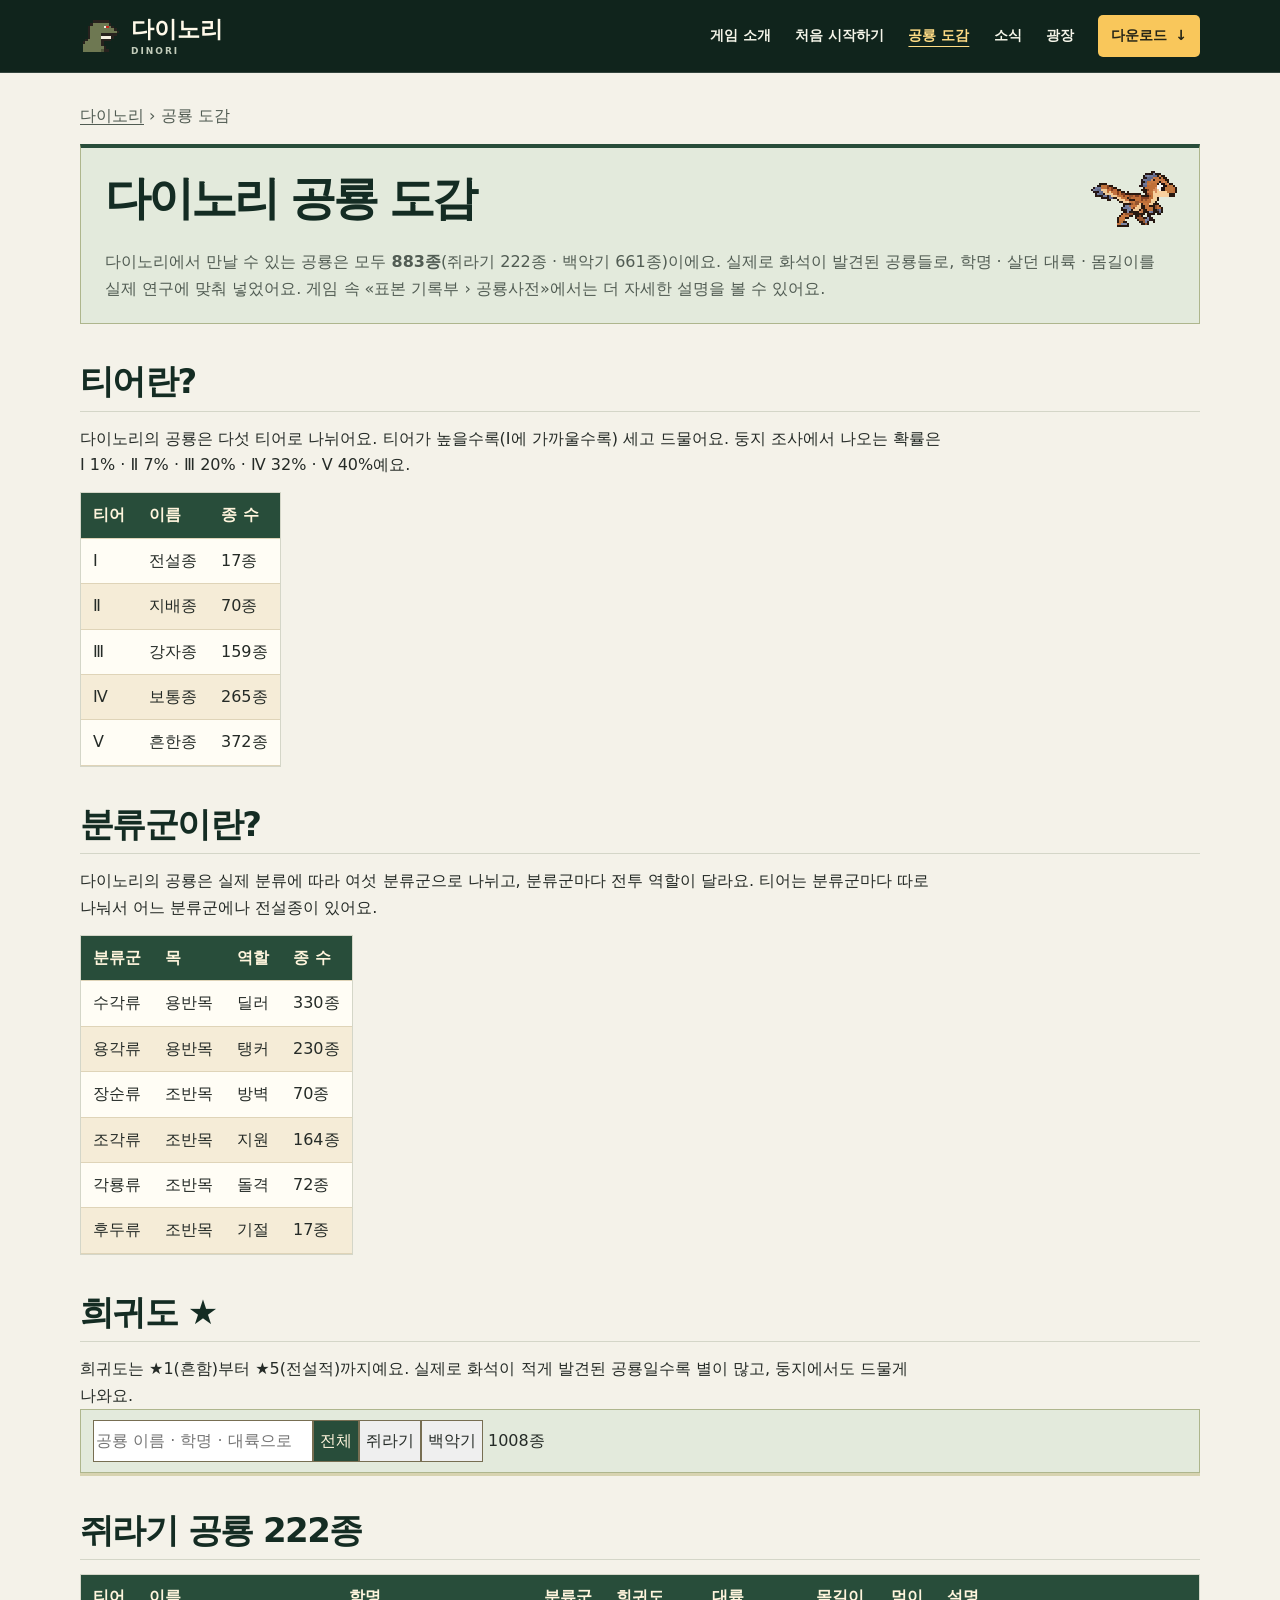
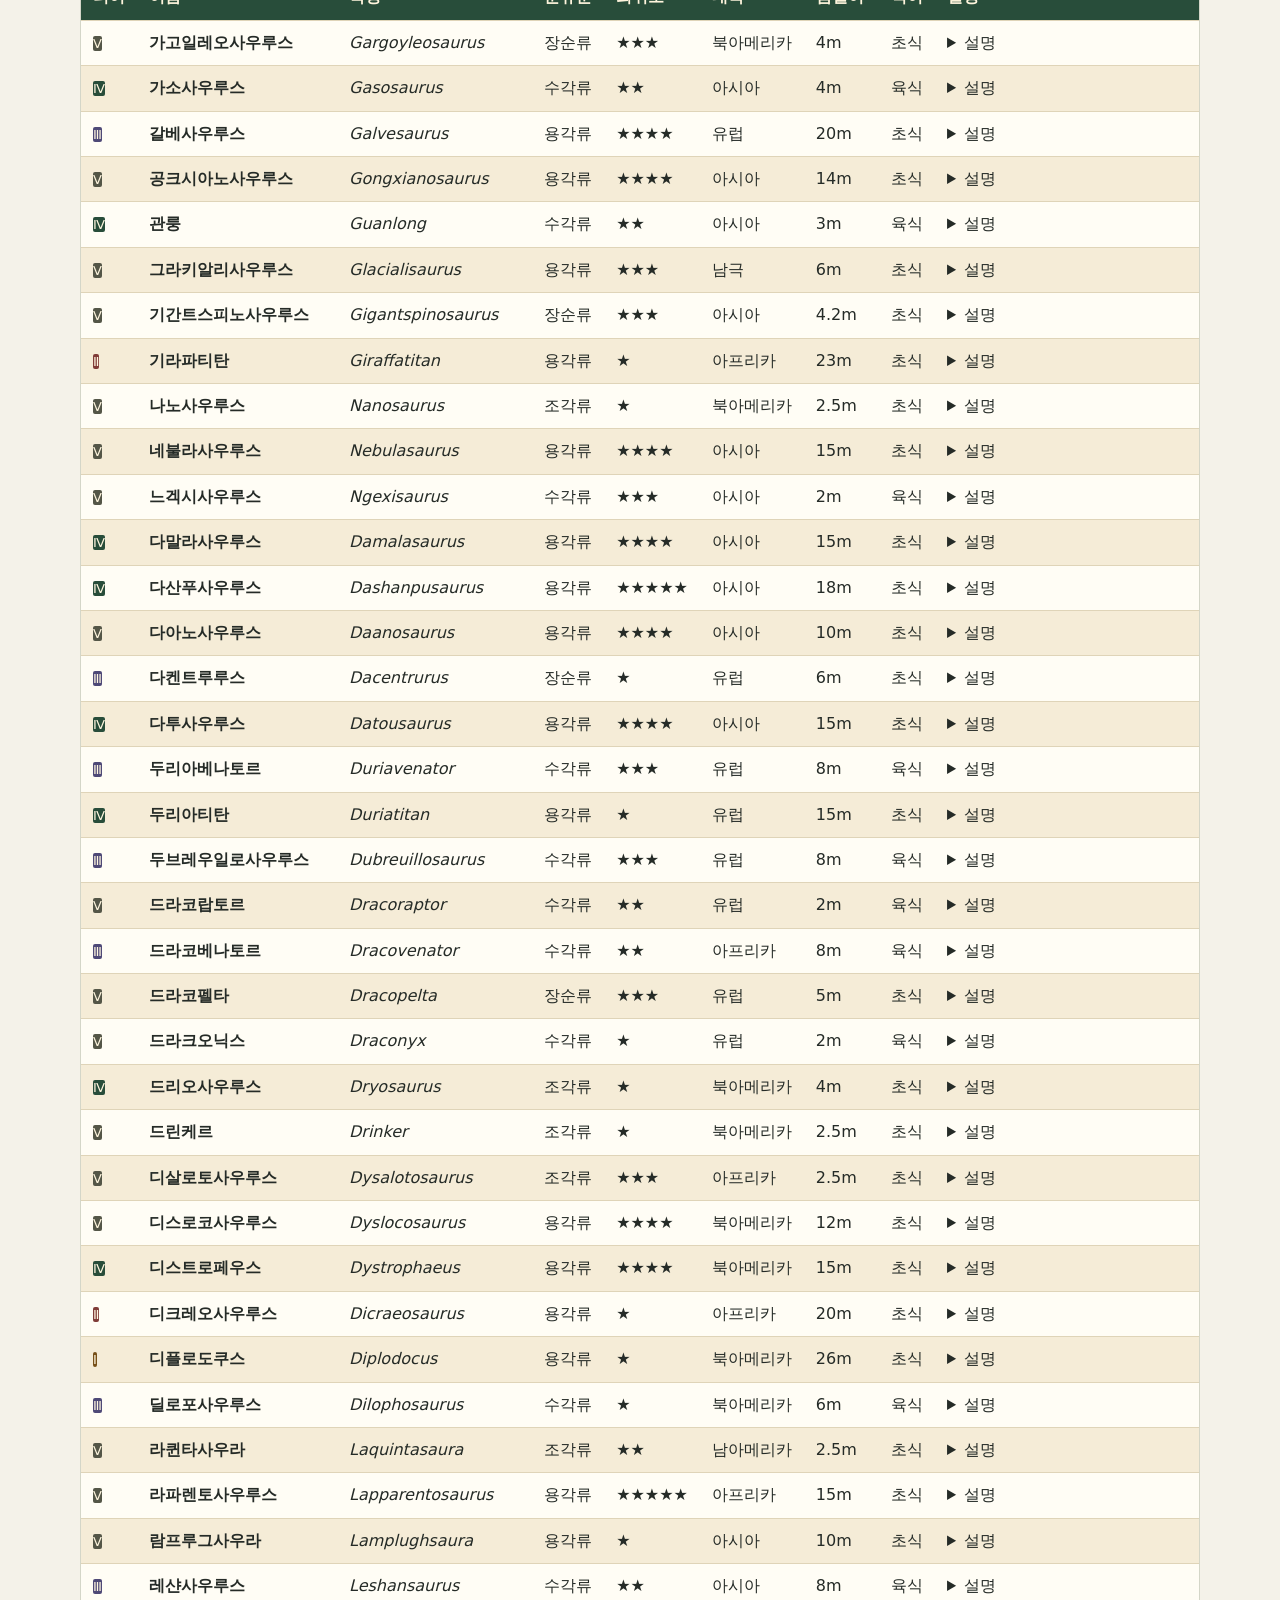
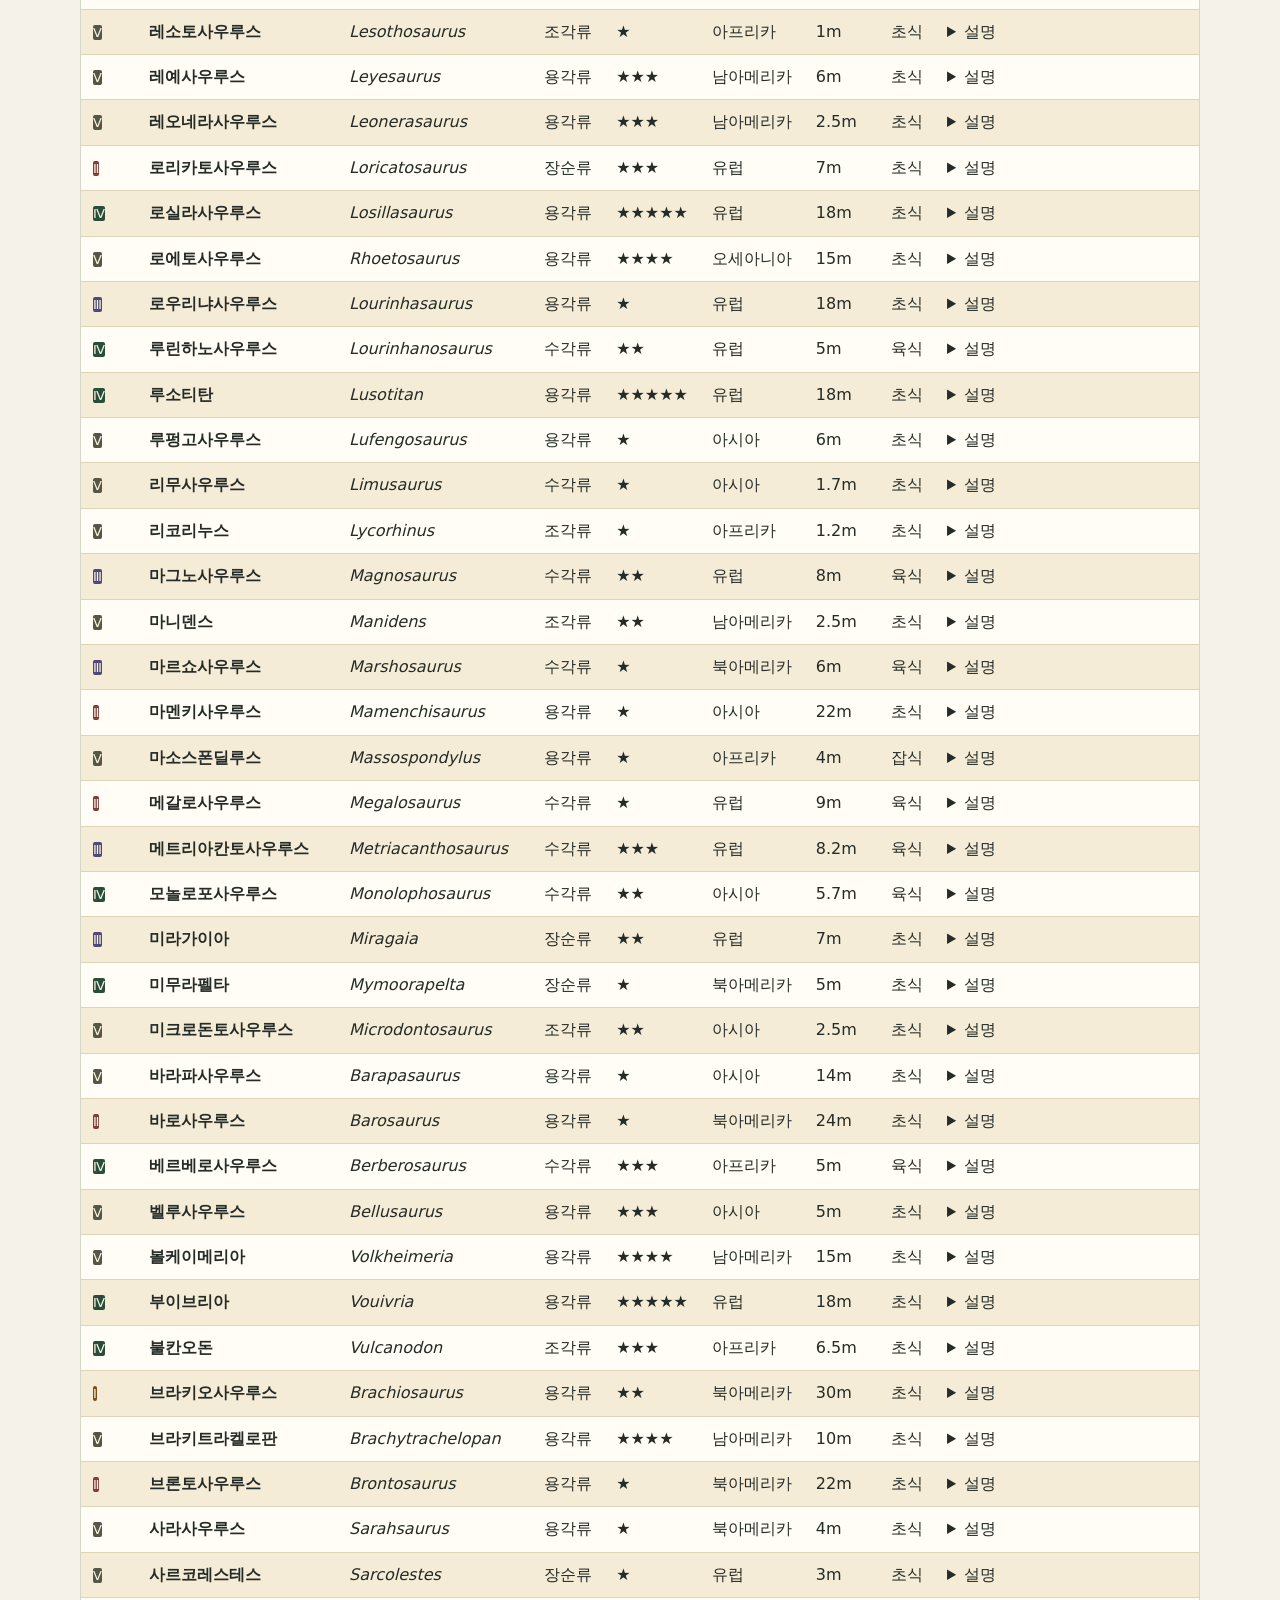
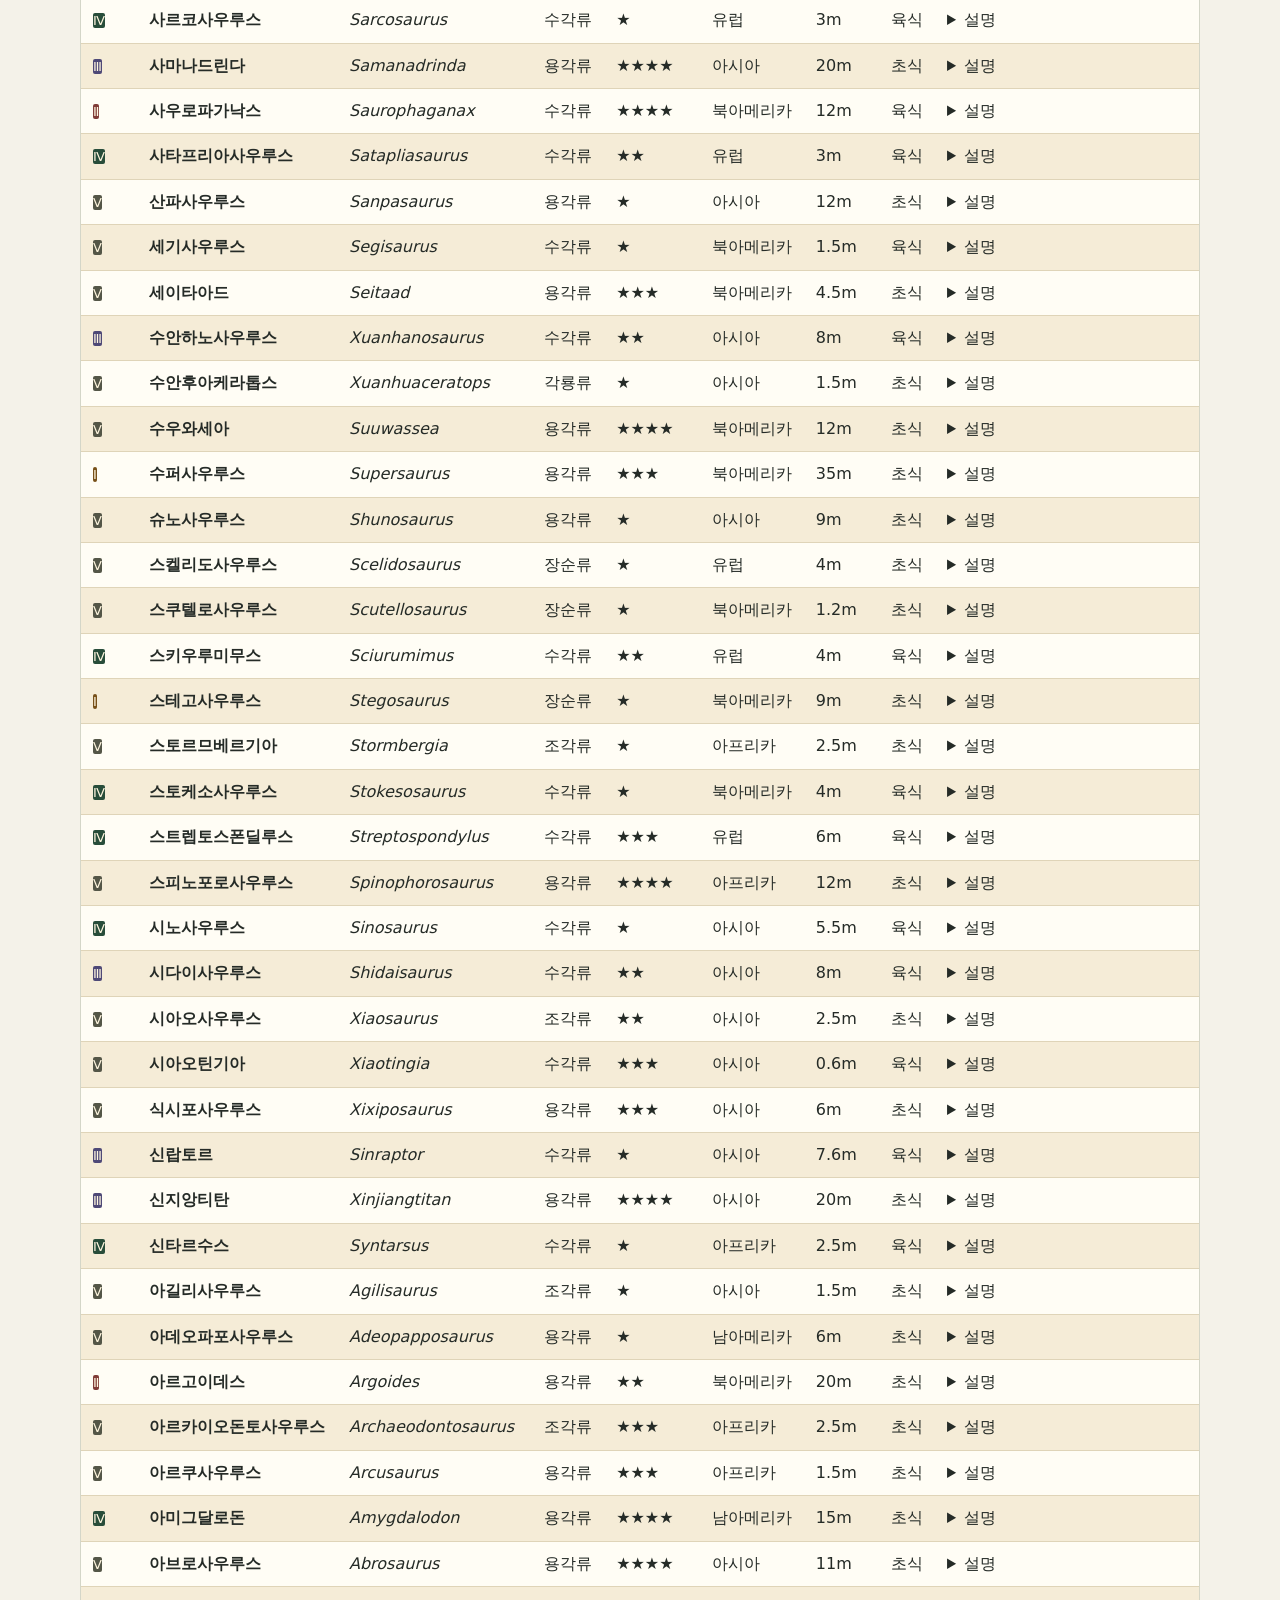
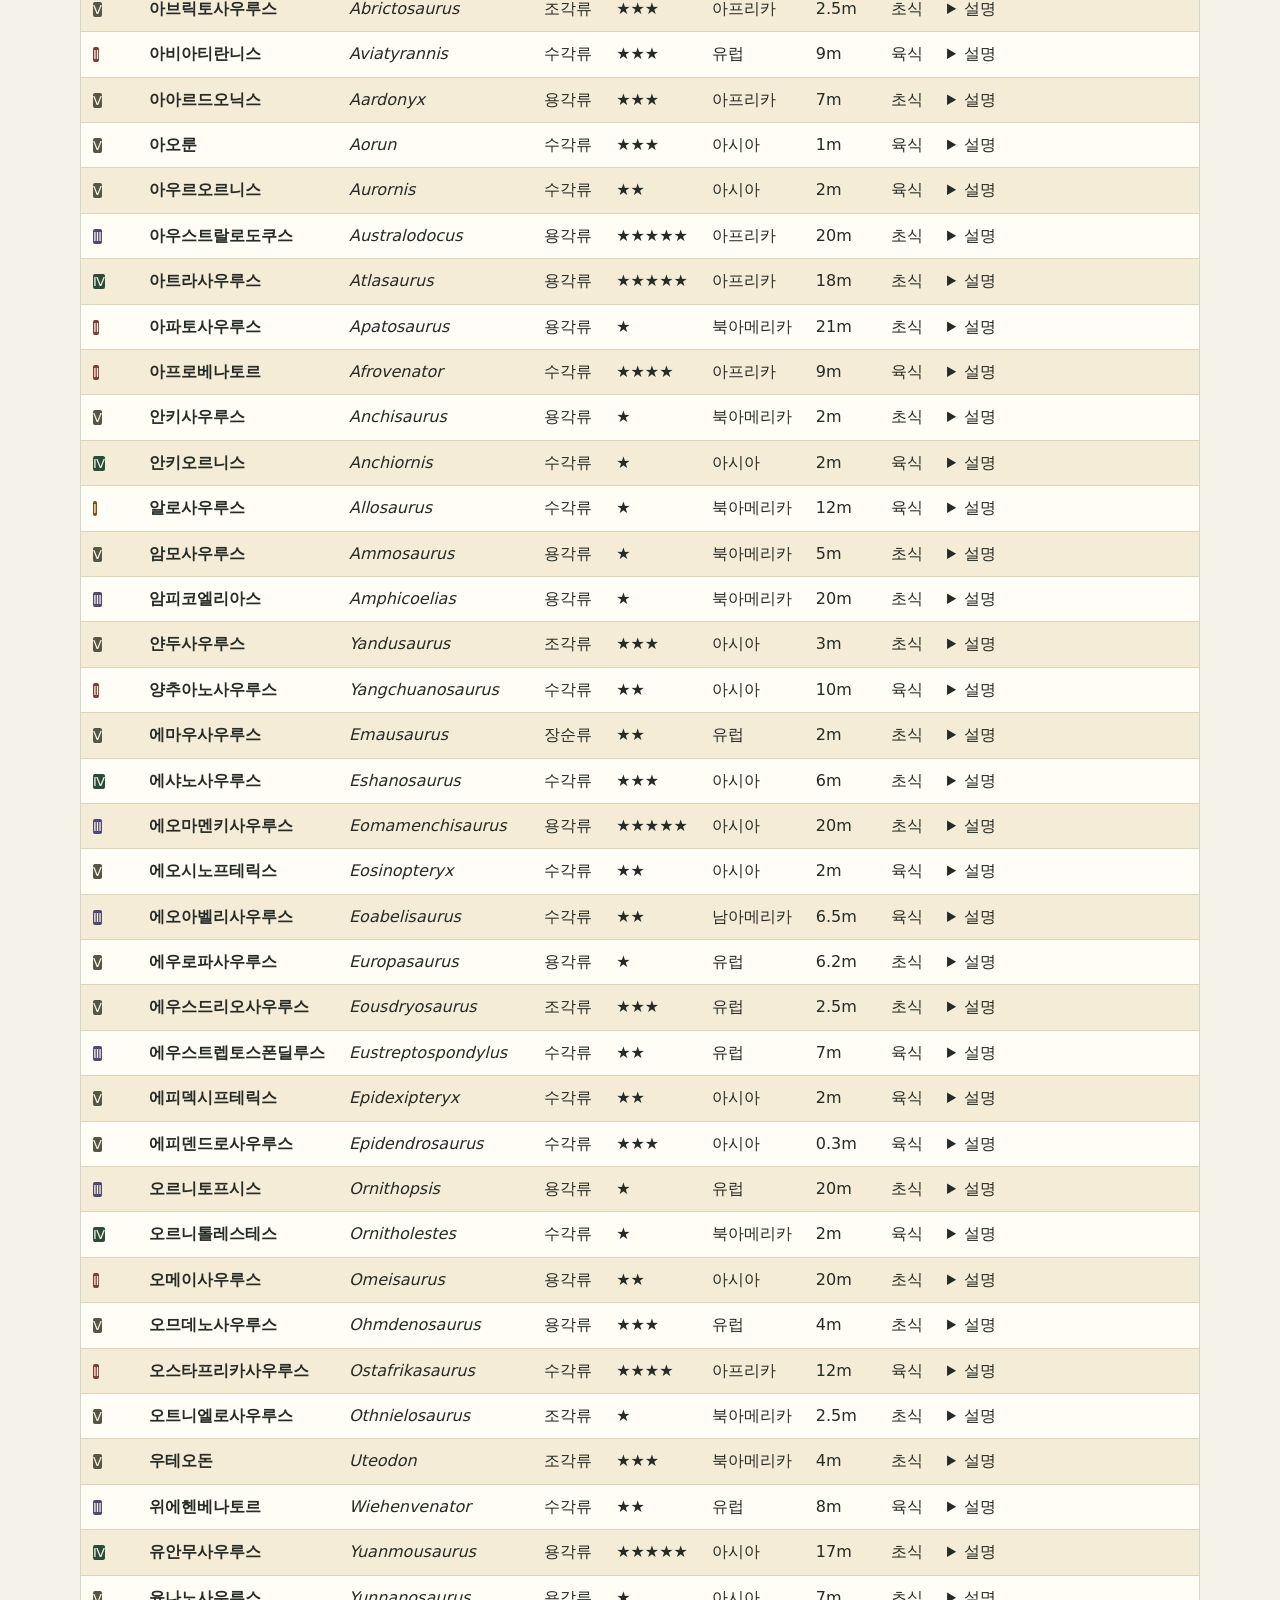
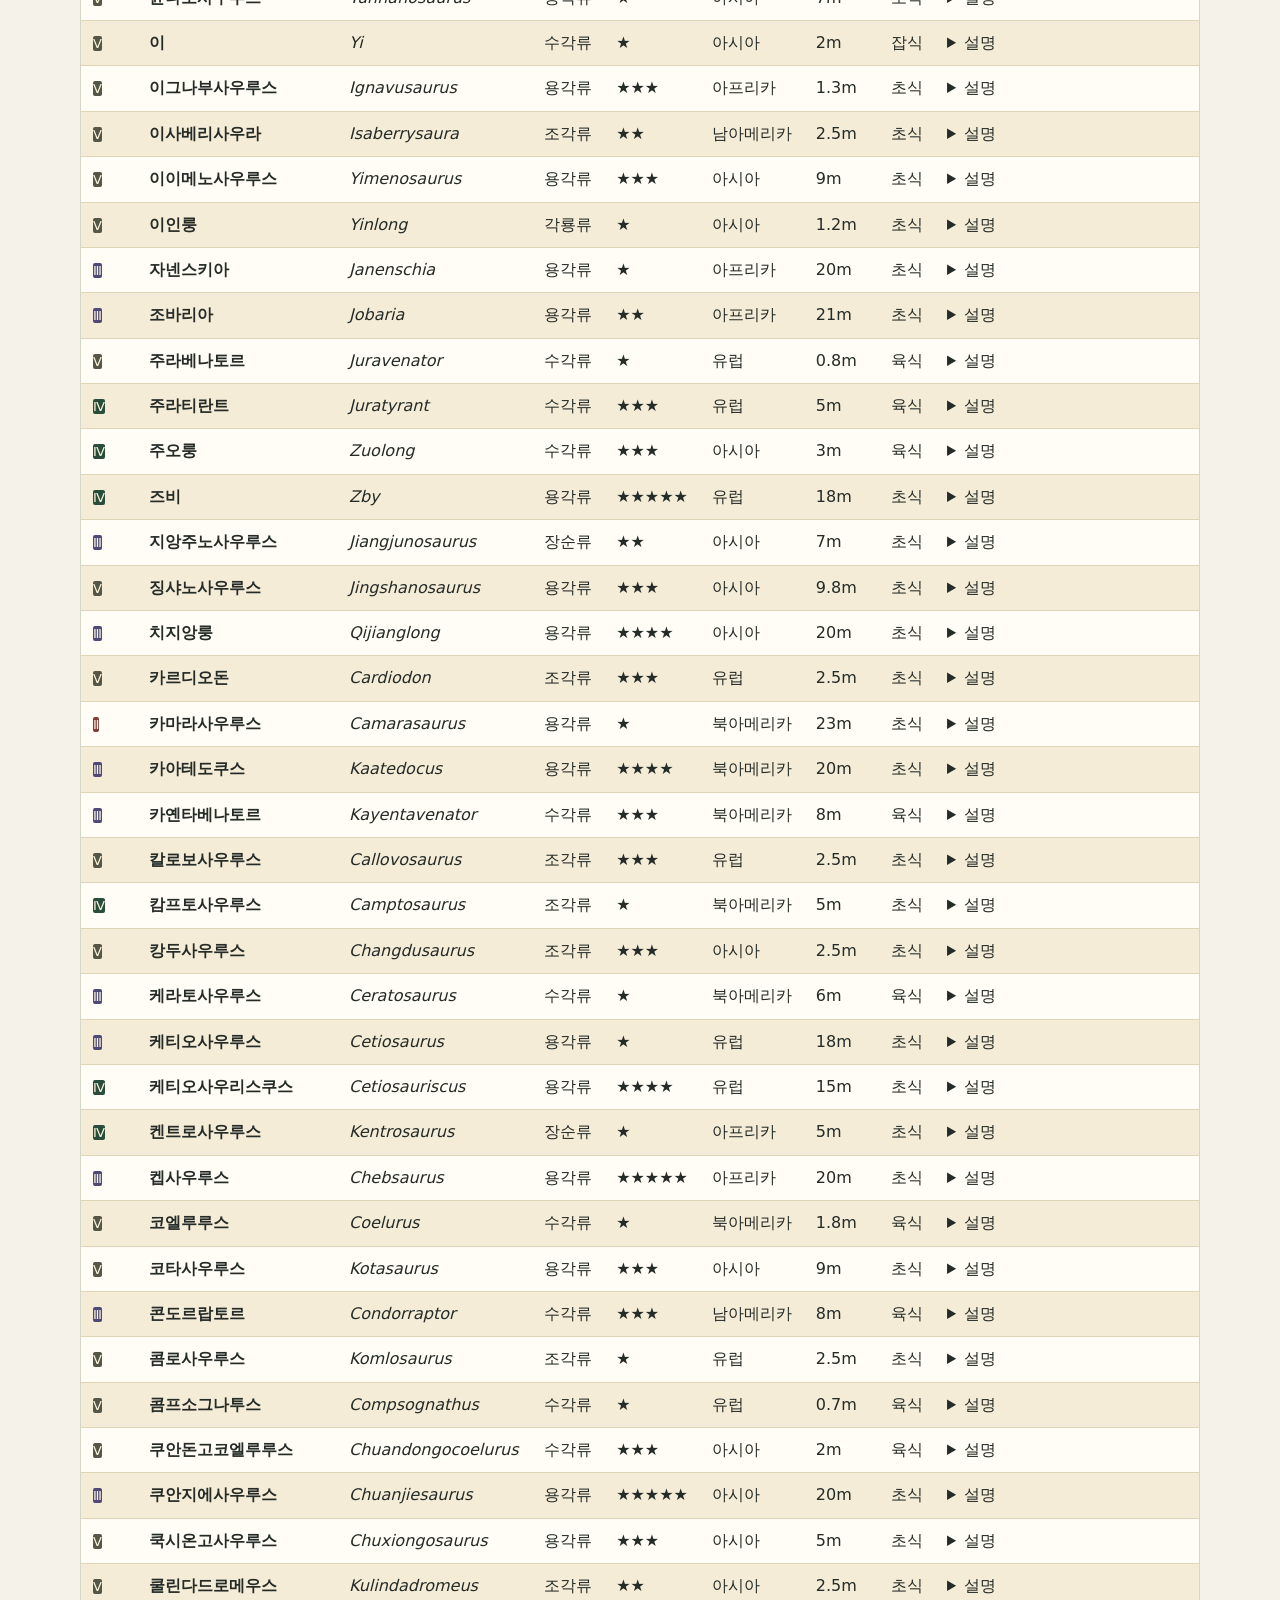
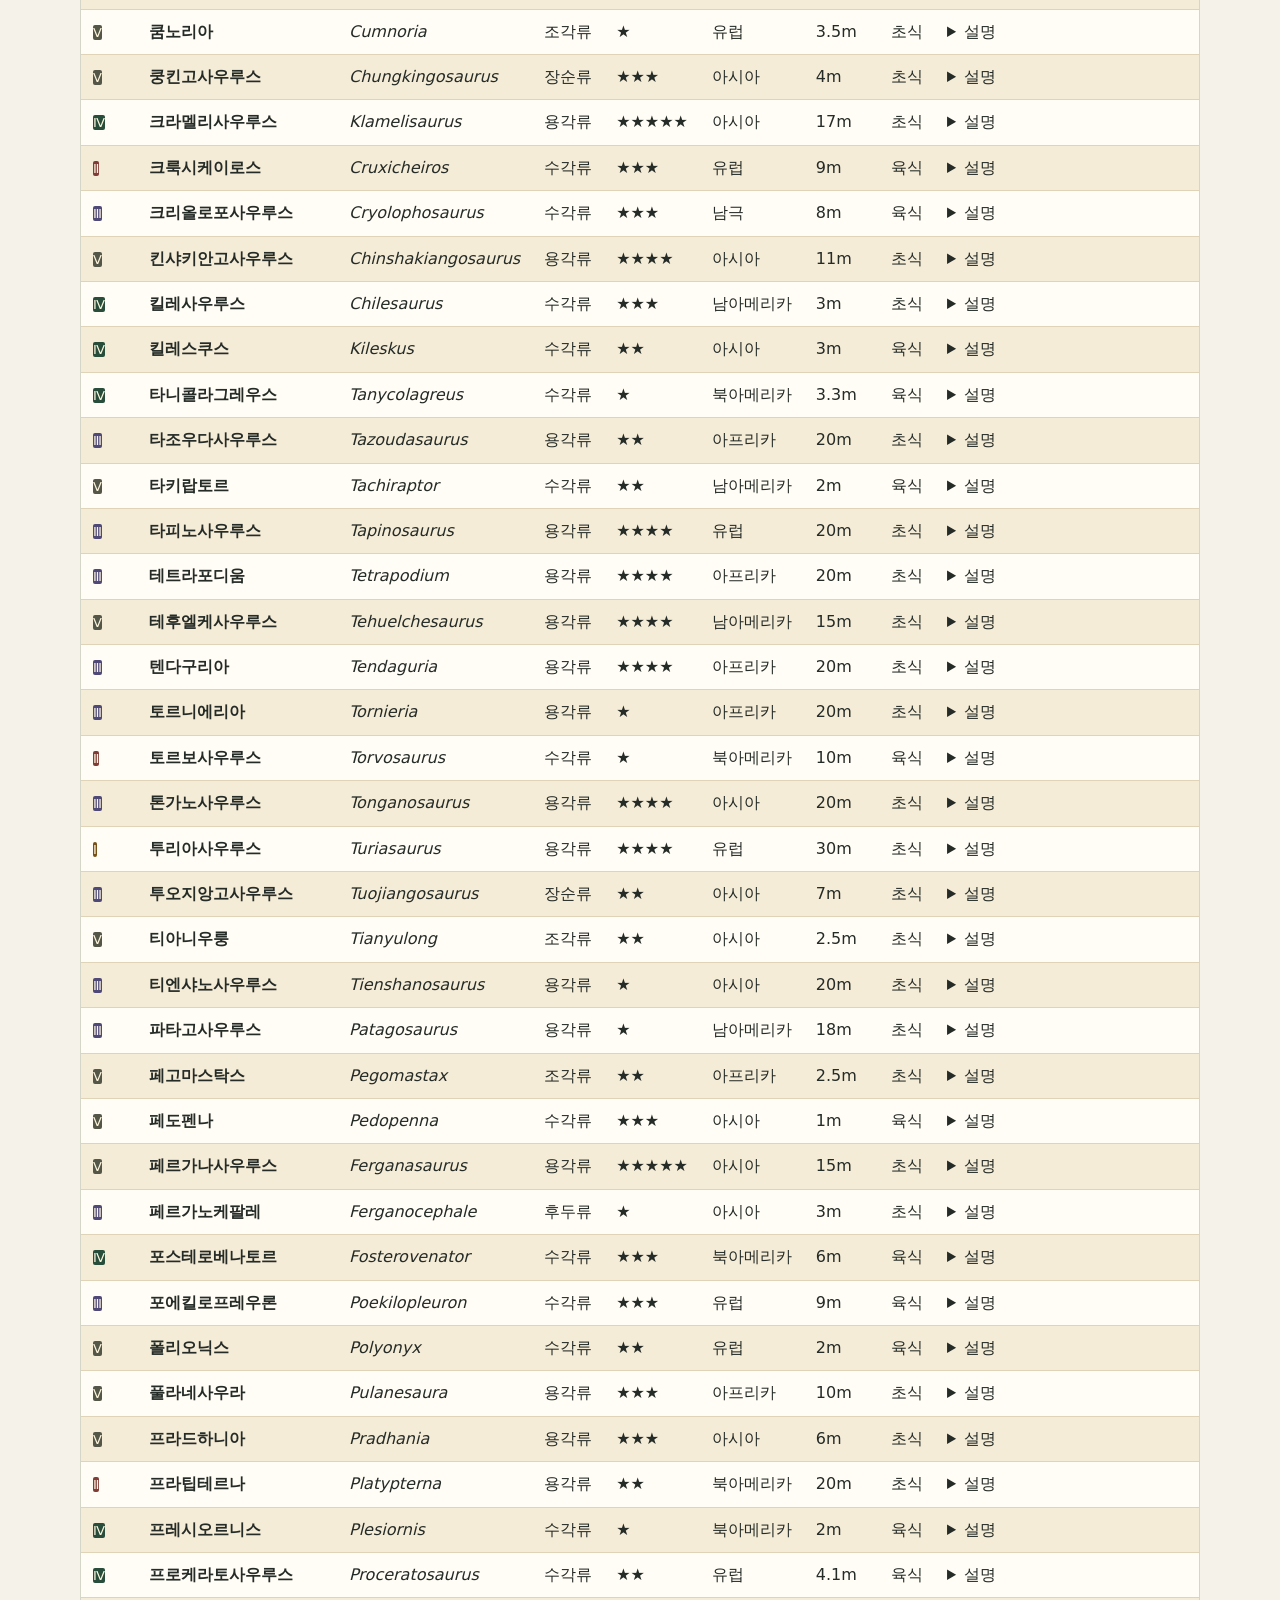
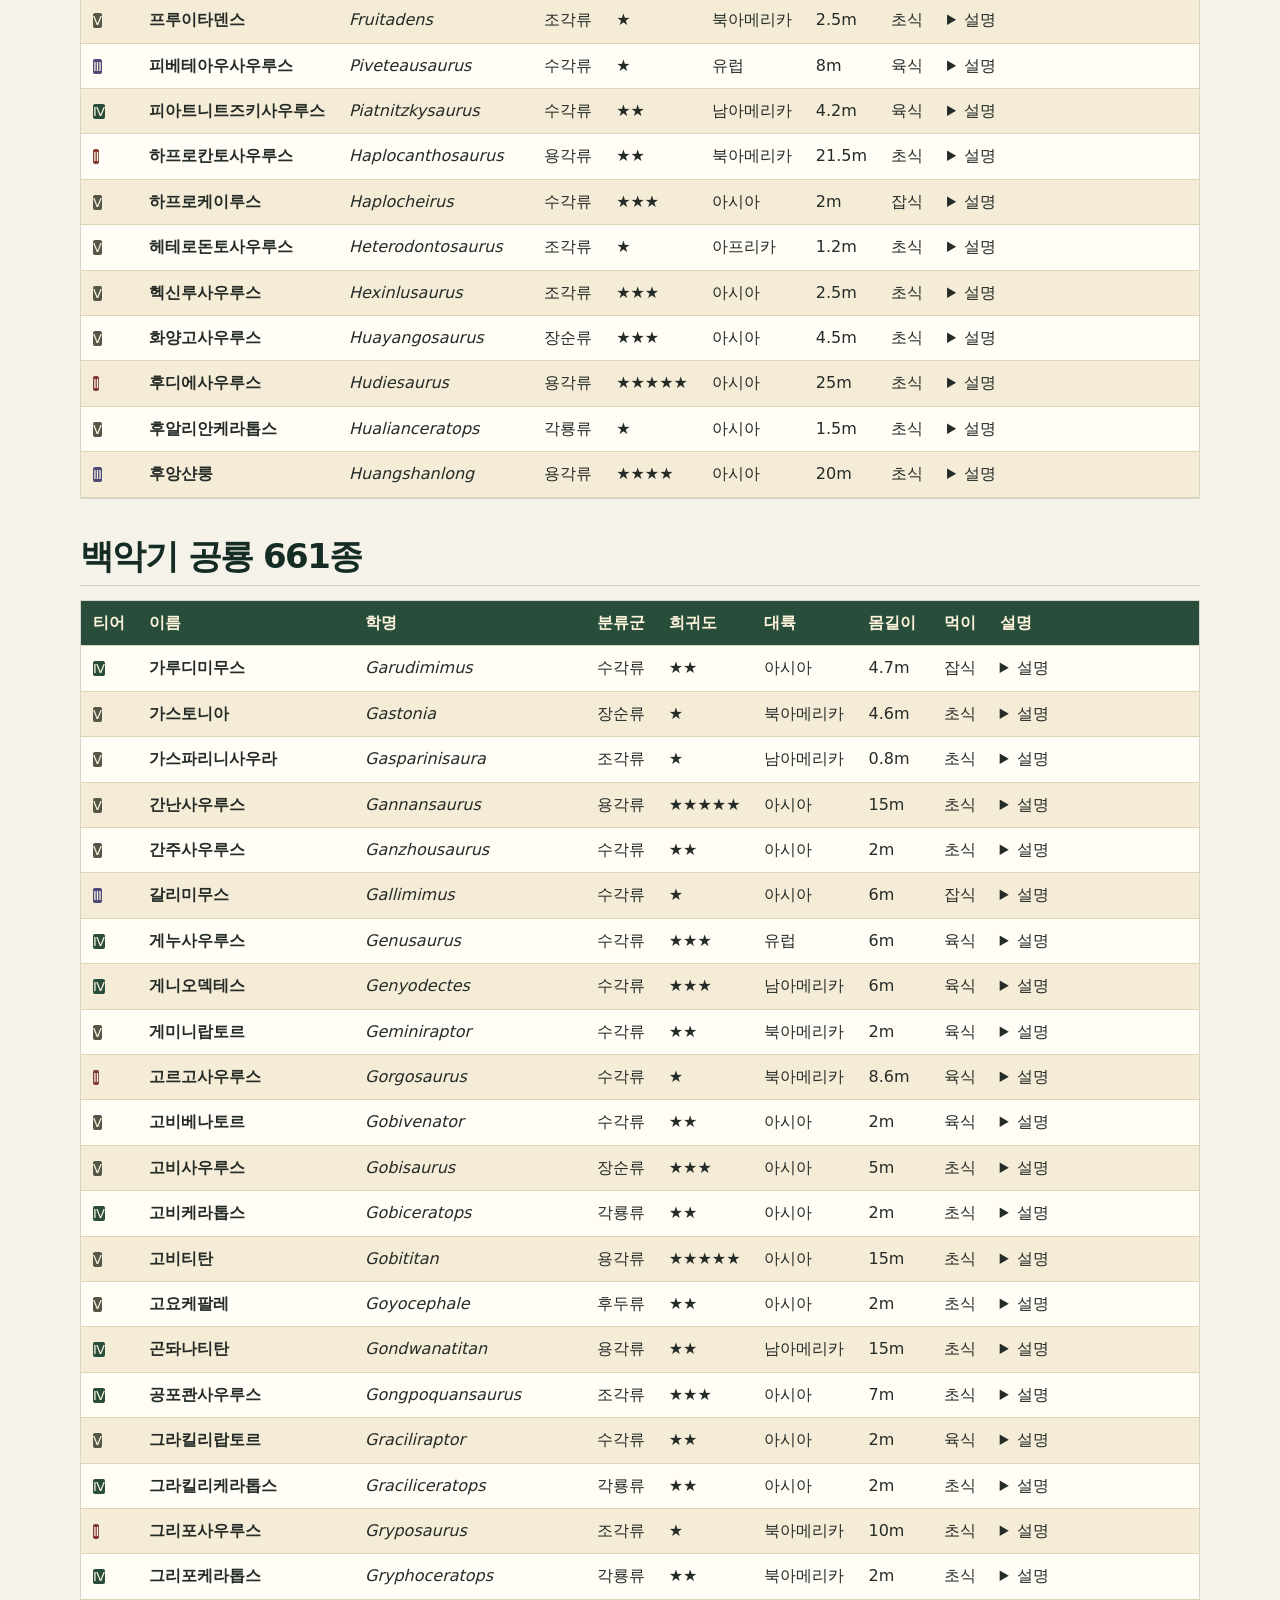
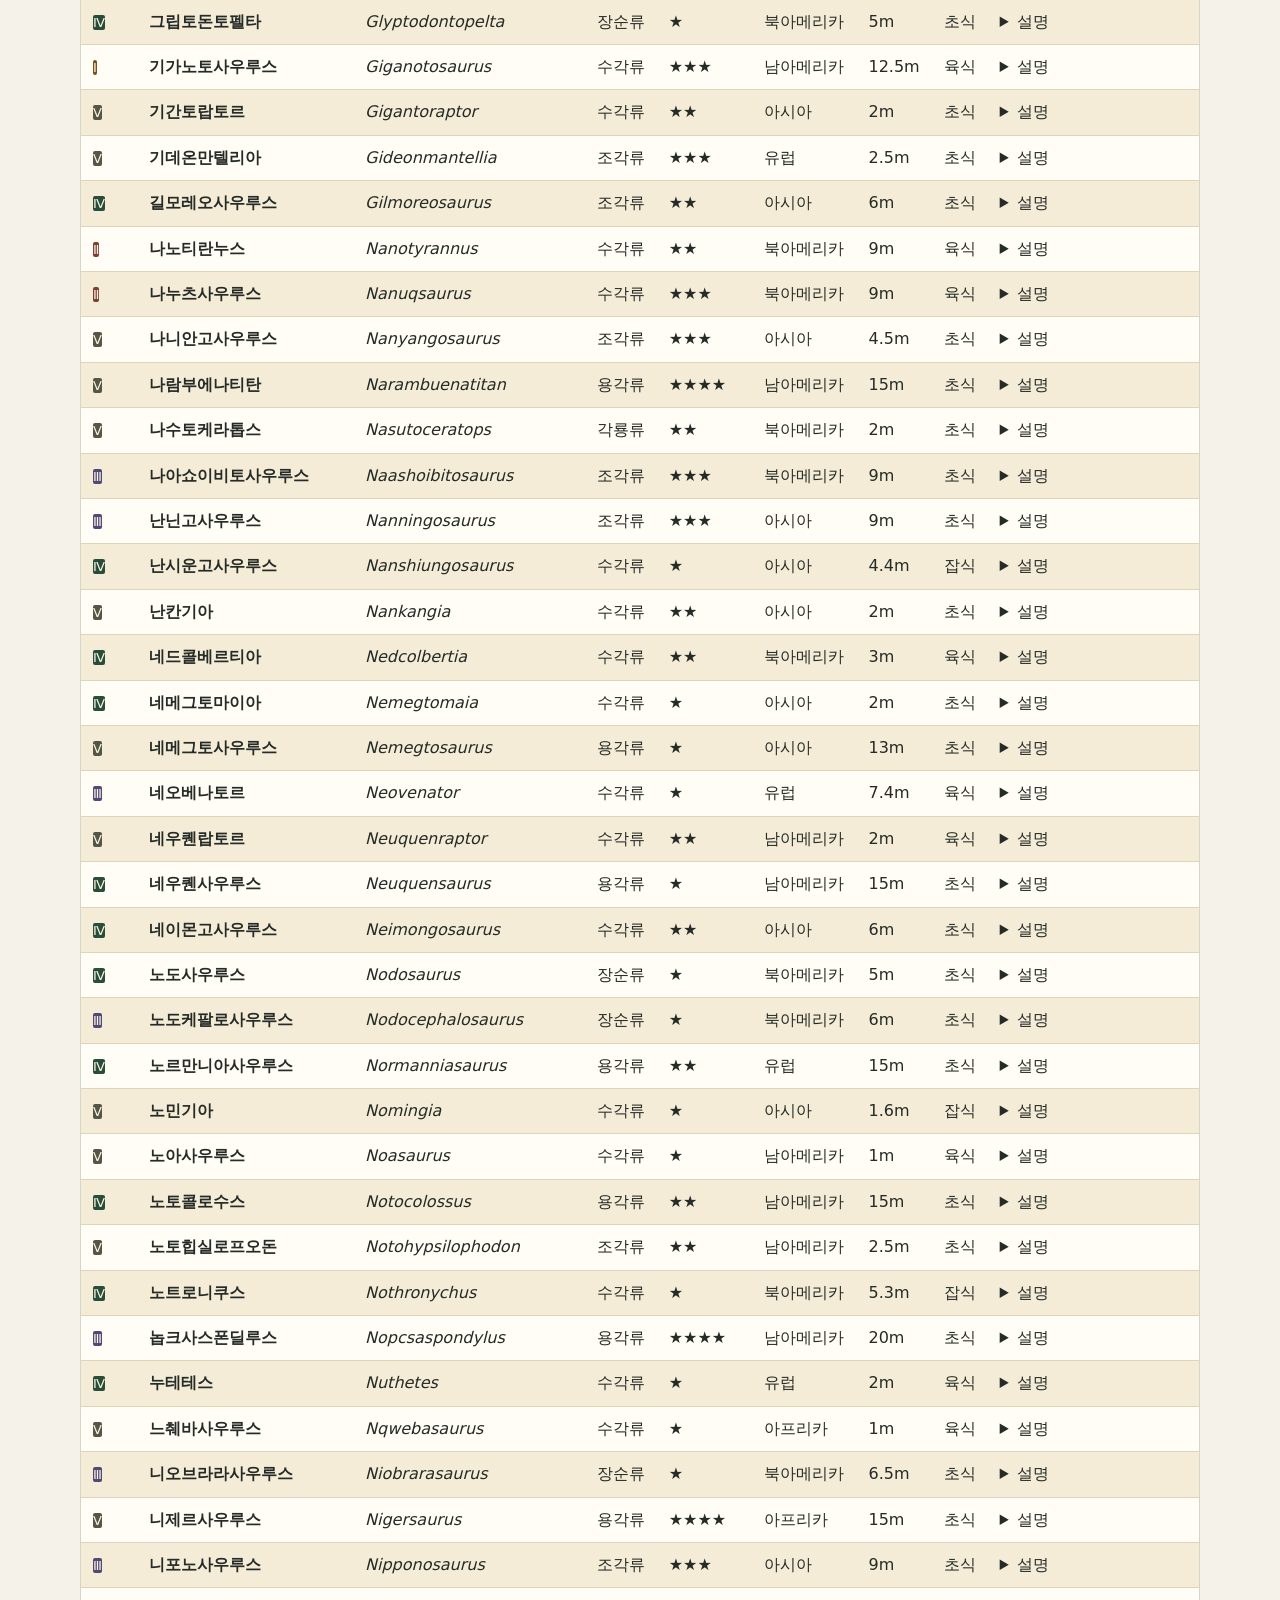
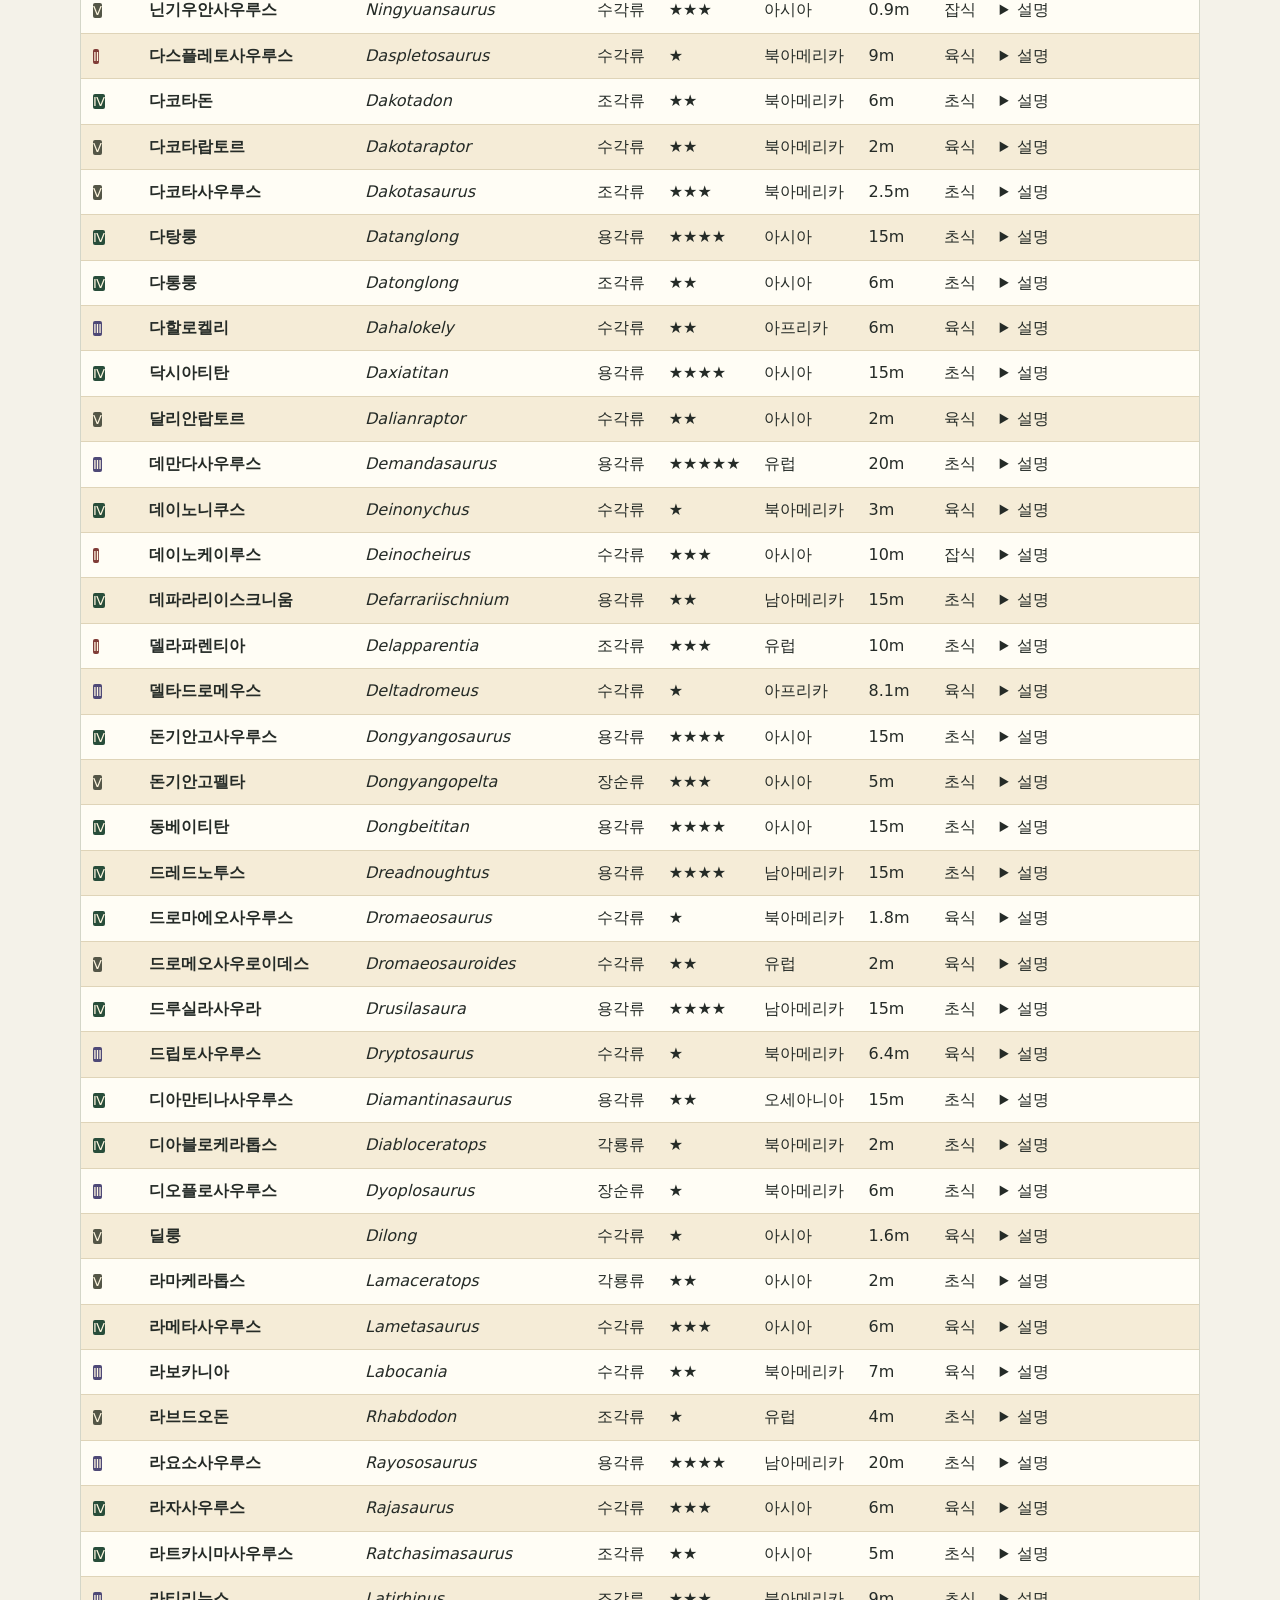
<file: site/dex.html>
<!DOCTYPE html>
<html lang="ko">
<head>
<meta charset="utf-8">
<meta name="viewport" content="width=device-width, initial-scale=1">
<title>다이노리 공룡 도감 — 쥐라기 · 백악기 공룡 전체 목록</title>
<meta name="description" content="다이노리 공룡 도감 — 게임에 나오는 쥐라기 222종 · 백악기 661종, 모두 883종 공룡과 특수종 125종의 학명 · 시대 · 사는 대륙 · 몸길이 · 먹이 · 티어를 한눈에 봐요.">
<link rel="icon" href="assets/favicon.png">
<link rel="canonical" href="https://dinori-releases.detaileddescription.workers.dev/dex">
<meta property="og:type" content="article">
<meta property="og:site_name" content="다이노리">
<meta property="og:title" content="다이노리 공룡 도감 — 쥐라기 · 백악기 공룡 전체 목록">
<meta property="og:description" content="다이노리 공룡 도감 — 게임에 나오는 쥐라기 222종 · 백악기 661종, 모두 883종 공룡과 특수종 125종의 학명 · 시대 · 사는 대륙 · 몸길이 · 먹이 · 티어를 한눈에 봐요.">
<meta property="og:url" content="https://dinori-releases.detaileddescription.workers.dev/dex">
<meta property="og:image" content="https://dinori-releases.detaileddescription.workers.dev/assets/og.png">
<link rel="stylesheet" href="assets/dinori.css">
<script src="assets/mobile-menu.js" defer></script>
<script type="application/ld+json">[{"@context": "https://schema.org", "@type": "BreadcrumbList", "itemListElement": [{"@type": "ListItem", "position": 1, "name": "다이노리", "item": "https://dinori-releases.detaileddescription.workers.dev/"}, {"@type": "ListItem", "position": 2, "name": "다이노리 공룡 도감", "item": "https://dinori-releases.detaileddescription.workers.dev/dex"}]}, {"@context": "https://schema.org", "@type": "ItemList", "name": "다이노리 공룡 도감", "numberOfItems": 883, "itemListElement": [{"@type": "ListItem", "position": 1, "name": "가고일레오사우루스"}, {"@type": "ListItem", "position": 2, "name": "가소사우루스"}, {"@type": "ListItem", "position": 3, "name": "갈베사우루스"}, {"@type": "ListItem", "position": 4, "name": "공크시아노사우루스"}, {"@type": "ListItem", "position": 5, "name": "관룽"}, {"@type": "ListItem", "position": 6, "name": "그라키알리사우루스"}, {"@type": "ListItem", "position": 7, "name": "기간트스피노사우루스"}, {"@type": "ListItem", "position": 8, "name": "기라파티탄"}, {"@type": "ListItem", "position": 9, "name": "나노사우루스"}, {"@type": "ListItem", "position": 10, "name": "네불라사우루스"}, {"@type": "ListItem", "position": 11, "name": "느겍시사우루스"}, {"@type": "ListItem", "position": 12, "name": "다말라사우루스"}, {"@type": "ListItem", "position": 13, "name": "다산푸사우루스"}, {"@type": "ListItem", "position": 14, "name": "다아노사우루스"}, {"@type": "ListItem", "position": 15, "name": "다켄트루루스"}, {"@type": "ListItem", "position": 16, "name": "다투사우루스"}, {"@type": "ListItem", "position": 17, "name": "두리아베나토르"}, {"@type": "ListItem", "position": 18, "name": "두리아티탄"}, {"@type": "ListItem", "position": 19, "name": "두브레우일로사우루스"}, {"@type": "ListItem", "position": 20, "name": "드라코랍토르"}, {"@type": "ListItem", "position": 21, "name": "드라코베나토르"}, {"@type": "ListItem", "position": 22, "name": "드라코펠타"}, {"@type": "ListItem", "position": 23, "name": "드라크오닉스"}, {"@type": "ListItem", "position": 24, "name": "드리오사우루스"}, {"@type": "ListItem", "position": 25, "name": "드린케르"}, {"@type": "ListItem", "position": 26, "name": "디살로토사우루스"}, {"@type": "ListItem", "position": 27, "name": "디스로코사우루스"}, {"@type": "ListItem", "position": 28, "name": "디스트로페우스"}, {"@type": "ListItem", "position": 29, "name": "디크레오사우루스"}, {"@type": "ListItem", "position": 30, "name": "디플로도쿠스"}, {"@type": "ListItem", "position": 31, "name": "딜로포사우루스"}, {"@type": "ListItem", "position": 32, "name": "라퀸타사우라"}, {"@type": "ListItem", "position": 33, "name": "라파렌토사우루스"}, {"@type": "ListItem", "position": 34, "name": "람프루그사우라"}, {"@type": "ListItem", "position": 35, "name": "레샨사우루스"}, {"@type": "ListItem", "position": 36, "name": "레소토사우루스"}, {"@type": "ListItem", "position": 37, "name": "레예사우루스"}, {"@type": "ListItem", "position": 38, "name": "레오네라사우루스"}, {"@type": "ListItem", "position": 39, "name": "로리카토사우루스"}, {"@type": "ListItem", "position": 40, "name": "로실라사우루스"}, {"@type": "ListItem", "position": 41, "name": "로에토사우루스"}, {"@type": "ListItem", "position": 42, "name": "로우리냐사우루스"}, {"@type": "ListItem", "position": 43, "name": "루린하노사우루스"}, {"@type": "ListItem", "position": 44, "name": "루소티탄"}, {"@type": "ListItem", "position": 45, "name": "루펑고사우루스"}, {"@type": "ListItem", "position": 46, "name": "리무사우루스"}, {"@type": "ListItem", "position": 47, "name": "리코리누스"}, {"@type": "ListItem", "position": 48, "name": "마그노사우루스"}, {"@type": "ListItem", "position": 49, "name": "마니덴스"}, {"@type": "ListItem", "position": 50, "name": "마르쇼사우루스"}]}]</script>
</head>
<body>
<a class="skip" href="#main">본문으로 건너뛰기</a>
<header class="mast"><div class="shell mast-inner">
  <a class="brand" href="index.html"><img src="assets/icon.png" alt="" width="42" height="42"><span>다이노리 <small>DINORI</small></span></a>
  <nav class="desktop-nav" aria-label="주 메뉴"><a href="index.html#game">게임 소개</a><a href="guide.html">처음 시작하기</a><a href="dex.html" aria-current="page">공룡 도감</a><a href="reports.html">소식</a><a href="community.html">광장</a><a class="mast-download" href="index.html#download">다운로드 <span aria-hidden="true">↓</span></a></nav><details class="mobile-menu"><summary>메뉴</summary><nav aria-label="주 메뉴"><a href="index.html#game">게임 소개</a><a href="guide.html">처음 시작하기</a><a href="dex.html" aria-current="page">공룡 도감</a><a href="reports.html">소식</a><a href="community.html">광장</a><a href="odds.html">확률 정보</a><a class="mast-download" href="index.html#download">다운로드 <span aria-hidden="true">↓</span></a></nav></details>
</div></header>

<main id="main" class="shell doc" tabindex="-1">
<p class="crumb"><a href="index.html">다이노리</a> › 공룡 도감</p>
<h1>다이노리 공룡 도감</h1><p class="lead">다이노리에서 만날 수 있는 공룡은 모두 <b>883종</b>(쥐라기 222종 · 백악기 661종)이에요. 실제로 화석이 발견된 공룡들로, 학명 · 살던 대륙 · 몸길이를 실제 연구에 맞춰 넣었어요. 게임 속 «표본 기록부 › 공룡사전»에서는 더 자세한 설명을 볼 수 있어요.</p>
<h2>티어란?</h2><p>다이노리의 공룡은 다섯 티어로 나뉘어요. 티어가 높을수록(Ⅰ에 가까울수록) 세고 드물어요. 둥지 조사에서 나오는 확률은 Ⅰ 1% · Ⅱ 7% · Ⅲ 20% · Ⅳ 32% · Ⅴ 40%예요.</p>
<div class="table-scroll" role="region" aria-label="티어란?" tabindex="0"><table class="t"><thead><tr><th scope="col">티어</th><th scope="col">이름</th><th scope="col">종 수</th></tr></thead><tbody><tr><td>Ⅰ</td><td>전설종</td><td>17종</td></tr><tr><td>Ⅱ</td><td>지배종</td><td>70종</td></tr><tr><td>Ⅲ</td><td>강자종</td><td>159종</td></tr><tr><td>Ⅳ</td><td>보통종</td><td>265종</td></tr><tr><td>Ⅴ</td><td>흔한종</td><td>372종</td></tr></tbody></table></div>
<h2>분류군이란?</h2><p>다이노리의 공룡은 실제 분류에 따라 여섯 분류군으로 나뉘고, 분류군마다 전투 역할이 달라요. 티어는 분류군마다 따로 나눠서 어느 분류군에나 전설종이 있어요.</p>
<div class="table-scroll" role="region" aria-label="분류군이란?" tabindex="0"><table class="t"><thead><tr><th scope="col">분류군</th><th scope="col">목</th><th scope="col">역할</th><th scope="col">종 수</th></tr></thead><tbody><tr><td>수각류</td><td>용반목</td><td>딜러</td><td>330종</td></tr><tr><td>용각류</td><td>용반목</td><td>탱커</td><td>230종</td></tr><tr><td>장순류</td><td>조반목</td><td>방벽</td><td>70종</td></tr><tr><td>조각류</td><td>조반목</td><td>지원</td><td>164종</td></tr><tr><td>각룡류</td><td>조반목</td><td>돌격</td><td>72종</td></tr><tr><td>후두류</td><td>조반목</td><td>기절</td><td>17종</td></tr></tbody></table></div>
<h2>희귀도 ★</h2><p>희귀도는 ★1(흔함)부터 ★5(전설적)까지예요. 실제로 화석이 적게 발견된 공룡일수록 별이 많고, 둥지에서도 드물게 나와요.</p>
<div class="dexbar" role="search"><input id="q" type="search" placeholder="공룡 이름 · 학명 · 대륙으로 찾기" aria-label="공룡 찾기"><button data-f="all" aria-pressed="true">전체</button><button data-f="쥐라기" aria-pressed="false">쥐라기</button><button data-f="백악기" aria-pressed="false">백악기</button><span id="cnt" class="crumb"></span></div>
<h2 id="쥐라기">쥐라기 공룡 222종</h2>
<div class="table-scroll" role="region" aria-label="쥐라기 공룡 222종" tabindex="0"><table class="t dex dex-cards"><thead><tr><th scope="col">티어</th><th scope="col">이름</th><th scope="col">학명</th><th scope="col">분류군</th><th scope="col">희귀도</th><th scope="col">대륙</th><th scope="col">몸길이</th><th scope="col">먹이</th><th scope="col">설명</th></tr></thead><tbody>
<tr data-era="쥐라기"><td><span class="tier" style="background:rgb(140, 136, 126)" title="흔한종">Ⅴ</span></td><td><b>가고일레오사우루스</b></td><td><i>Gargoyleosaurus</i></td><td>장순류</td><td>★★★</td><td>북아메리카</td><td>4m</td><td>초식</td><td><details><summary>설명</summary>쥐라기 후기(약 157~152백만 년 전) 북아메리카에 살았던 몸길이 약 4m의 초식 공룡. 노도사우루스과.</details></td></tr>
<tr data-era="쥐라기"><td><span class="tier" style="background:rgb(80, 150, 200)" title="보통종">Ⅳ</span></td><td><b>가소사우루스</b></td><td><i>Gasosaurus</i></td><td>수각류</td><td>★★</td><td>아시아</td><td>4m</td><td>육식</td><td><details><summary>설명</summary>쥐라기 중기(약 170~163백만 년 전) 아시아에 살았던 몸길이 약 4m의 육식 공룡.</details></td></tr>
<tr data-era="쥐라기"><td><span class="tier" style="background:rgb(150, 110, 210)" title="강자종">Ⅲ</span></td><td><b>갈베사우루스</b></td><td><i>Galvesaurus</i></td><td>용각류</td><td>★★★★</td><td>유럽</td><td>20m</td><td>초식</td><td><details><summary>설명</summary>쥐라기 후기(약 150~145백만 년 전) 유럽에 살았던 몸길이 약 20m의 초식 공룡.</details></td></tr>
<tr data-era="쥐라기"><td><span class="tier" style="background:rgb(140, 136, 126)" title="흔한종">Ⅴ</span></td><td><b>공크시아노사우루스</b></td><td><i>Gongxianosaurus</i></td><td>용각류</td><td>★★★★</td><td>아시아</td><td>14m</td><td>초식</td><td><details><summary>설명</summary>쥐라기 전기(약 182~174백만 년 전) 아시아에 살았던 몸길이 약 14m의 초식 공룡.</details></td></tr>
<tr data-era="쥐라기"><td><span class="tier" style="background:rgb(80, 150, 200)" title="보통종">Ⅳ</span></td><td><b>관룽</b></td><td><i>Guanlong</i></td><td>수각류</td><td>★★</td><td>아시아</td><td>3m</td><td>육식</td><td><details><summary>설명</summary>쥐라기 후기(약 163~157백만 년 전) 아시아에 살았던 몸길이 약 3m의 육식 공룡. 프로케라토사우루스과.</details></td></tr>
<tr data-era="쥐라기"><td><span class="tier" style="background:rgb(140, 136, 126)" title="흔한종">Ⅴ</span></td><td><b>그라키알리사우루스</b></td><td><i>Glacialisaurus</i></td><td>용각류</td><td>★★★</td><td>남극</td><td>6m</td><td>초식</td><td><details><summary>설명</summary>쥐라기 전기(약 199~182백만 년 전) 남극에 살았던 몸길이 약 6m의 초식 공룡. 마소스폰딜과.</details></td></tr>
<tr data-era="쥐라기"><td><span class="tier" style="background:rgb(140, 136, 126)" title="흔한종">Ⅴ</span></td><td><b>기간트스피노사우루스</b></td><td><i>Gigantspinosaurus</i></td><td>장순류</td><td>★★★</td><td>아시아</td><td>4.2m</td><td>초식</td><td><details><summary>설명</summary>쥐라기 후기(약 163~157백만 년 전) 아시아에 살았던 몸길이 약 4.2m의 초식 공룡.</details></td></tr>
<tr data-era="쥐라기"><td><span class="tier" style="background:rgb(232, 150, 40)" title="지배종">Ⅱ</span></td><td><b>기라파티탄</b></td><td><i>Giraffatitan</i></td><td>용각류</td><td>★</td><td>아프리카</td><td>23m</td><td>초식</td><td><details><summary>설명</summary>쥐라기 후기(약 163~145백만 년 전) 아프리카에 살았던 몸길이 약 23m의 초식 공룡. 브라키오사우루스과.</details></td></tr>
<tr data-era="쥐라기"><td><span class="tier" style="background:rgb(140, 136, 126)" title="흔한종">Ⅴ</span></td><td><b>나노사우루스</b></td><td><i>Nanosaurus</i></td><td>조각류</td><td>★</td><td>북아메리카</td><td>2.5m</td><td>초식</td><td><details><summary>설명</summary>쥐라기 후기(약 157~145백만 년 전) 북아메리카에 살았던 몸길이 약 2.5m의 초식 공룡.</details></td></tr>
<tr data-era="쥐라기"><td><span class="tier" style="background:rgb(140, 136, 126)" title="흔한종">Ⅴ</span></td><td><b>네불라사우루스</b></td><td><i>Nebulasaurus</i></td><td>용각류</td><td>★★★★</td><td>아시아</td><td>15m</td><td>초식</td><td><details><summary>설명</summary>쥐라기 중기(약 174~168백만 년 전) 아시아에 살았던 몸길이 약 15m의 초식 공룡.</details></td></tr>
<tr data-era="쥐라기"><td><span class="tier" style="background:rgb(140, 136, 126)" title="흔한종">Ⅴ</span></td><td><b>느겍시사우루스</b></td><td><i>Ngexisaurus</i></td><td>수각류</td><td>★★★</td><td>아시아</td><td>2m</td><td>육식</td><td><details><summary>설명</summary>쥐라기 중기(약 174~163백만 년 전) 아시아에 살았던 몸길이 약 2m의 육식 공룡.</details></td></tr>
<tr data-era="쥐라기"><td><span class="tier" style="background:rgb(80, 150, 200)" title="보통종">Ⅳ</span></td><td><b>다말라사우루스</b></td><td><i>Damalasaurus</i></td><td>용각류</td><td>★★★★</td><td>아시아</td><td>15m</td><td>초식</td><td><details><summary>설명</summary>쥐라기 전기(약 201~174백만 년 전) 아시아에 살았던 몸길이 약 15m의 초식 공룡.</details></td></tr>
<tr data-era="쥐라기"><td><span class="tier" style="background:rgb(80, 150, 200)" title="보통종">Ⅳ</span></td><td><b>다산푸사우루스</b></td><td><i>Dashanpusaurus</i></td><td>용각류</td><td>★★★★★</td><td>아시아</td><td>18m</td><td>초식</td><td><details><summary>설명</summary>쥐라기 중기(약 170~163백만 년 전) 아시아에 살았던 몸길이 약 18m의 초식 공룡. 카마라사우루스과.</details></td></tr>
<tr data-era="쥐라기"><td><span class="tier" style="background:rgb(140, 136, 126)" title="흔한종">Ⅴ</span></td><td><b>다아노사우루스</b></td><td><i>Daanosaurus</i></td><td>용각류</td><td>★★★★</td><td>아시아</td><td>10m</td><td>초식</td><td><details><summary>설명</summary>쥐라기 후기(약 163~145백만 년 전) 아시아에 살았던 몸길이 약 10m의 초식 공룡.</details></td></tr>
<tr data-era="쥐라기"><td><span class="tier" style="background:rgb(150, 110, 210)" title="강자종">Ⅲ</span></td><td><b>다켄트루루스</b></td><td><i>Dacentrurus</i></td><td>장순류</td><td>★</td><td>유럽</td><td>6m</td><td>초식</td><td><details><summary>설명</summary>쥐라기 후기(약 163~125백만 년 전) 유럽에 살았던 몸길이 약 6m의 초식 공룡. 스테고사우루스과.</details></td></tr>
<tr data-era="쥐라기"><td><span class="tier" style="background:rgb(80, 150, 200)" title="보통종">Ⅳ</span></td><td><b>다투사우루스</b></td><td><i>Datousaurus</i></td><td>용각류</td><td>★★★★</td><td>아시아</td><td>15m</td><td>초식</td><td><details><summary>설명</summary>쥐라기 중기(약 170~163백만 년 전) 아시아에 살았던 몸길이 약 15m의 초식 공룡.</details></td></tr>
<tr data-era="쥐라기"><td><span class="tier" style="background:rgb(150, 110, 210)" title="강자종">Ⅲ</span></td><td><b>두리아베나토르</b></td><td><i>Duriavenator</i></td><td>수각류</td><td>★★★</td><td>유럽</td><td>8m</td><td>육식</td><td><details><summary>설명</summary>쥐라기 중기(약 171~167백만 년 전) 유럽에 살았던 몸길이 약 8m의 육식 공룡. 메갈로사우루스과.</details></td></tr>
<tr data-era="쥐라기"><td><span class="tier" style="background:rgb(80, 150, 200)" title="보통종">Ⅳ</span></td><td><b>두리아티탄</b></td><td><i>Duriatitan</i></td><td>용각류</td><td>★</td><td>유럽</td><td>15m</td><td>초식</td><td><details><summary>설명</summary>쥐라기 후기(약 166~93백만 년 전) 유럽에 살았던 몸길이 약 15m의 초식 공룡.</details></td></tr>
<tr data-era="쥐라기"><td><span class="tier" style="background:rgb(150, 110, 210)" title="강자종">Ⅲ</span></td><td><b>두브레우일로사우루스</b></td><td><i>Dubreuillosaurus</i></td><td>수각류</td><td>★★★</td><td>유럽</td><td>8m</td><td>육식</td><td><details><summary>설명</summary>쥐라기 중기(약 167~164백만 년 전) 유럽에 살았던 몸길이 약 8m의 육식 공룡. 메갈로사우루스과.</details></td></tr>
<tr data-era="쥐라기"><td><span class="tier" style="background:rgb(140, 136, 126)" title="흔한종">Ⅴ</span></td><td><b>드라코랍토르</b></td><td><i>Dracoraptor</i></td><td>수각류</td><td>★★</td><td>유럽</td><td>2m</td><td>육식</td><td><details><summary>설명</summary>쥐라기 전기(약 201~199백만 년 전) 유럽에 살았던 몸길이 약 2m의 육식 공룡.</details></td></tr>
<tr data-era="쥐라기"><td><span class="tier" style="background:rgb(150, 110, 210)" title="강자종">Ⅲ</span></td><td><b>드라코베나토르</b></td><td><i>Dracovenator</i></td><td>수각류</td><td>★★</td><td>아프리카</td><td>8m</td><td>육식</td><td><details><summary>설명</summary>쥐라기 전기(약 201~190백만 년 전) 아프리카에 살았던 몸길이 약 8m의 육식 공룡.</details></td></tr>
<tr data-era="쥐라기"><td><span class="tier" style="background:rgb(140, 136, 126)" title="흔한종">Ⅴ</span></td><td><b>드라코펠타</b></td><td><i>Dracopelta</i></td><td>장순류</td><td>★★★</td><td>유럽</td><td>5m</td><td>초식</td><td><details><summary>설명</summary>쥐라기 후기(약 150~145백만 년 전) 유럽에 살았던 몸길이 약 5m의 초식 공룡.</details></td></tr>
<tr data-era="쥐라기"><td><span class="tier" style="background:rgb(140, 136, 126)" title="흔한종">Ⅴ</span></td><td><b>드라크오닉스</b></td><td><i>Draconyx</i></td><td>수각류</td><td>★</td><td>유럽</td><td>2m</td><td>육식</td><td><details><summary>설명</summary>쥐라기 후기(약 152~145백만 년 전) 유럽에 살았던 몸길이 약 2m의 육식 공룡.</details></td></tr>
<tr data-era="쥐라기"><td><span class="tier" style="background:rgb(80, 150, 200)" title="보통종">Ⅳ</span></td><td><b>드리오사우루스</b></td><td><i>Dryosaurus</i></td><td>조각류</td><td>★</td><td>북아메리카</td><td>4m</td><td>초식</td><td><details><summary>설명</summary>쥐라기 후기(약 161~145백만 년 전) 북아메리카에 살았던 몸길이 약 4m의 초식 공룡. 드리오사우루스과.</details></td></tr>
<tr data-era="쥐라기"><td><span class="tier" style="background:rgb(140, 136, 126)" title="흔한종">Ⅴ</span></td><td><b>드린케르</b></td><td><i>Drinker</i></td><td>조각류</td><td>★</td><td>북아메리카</td><td>2.5m</td><td>초식</td><td><details><summary>설명</summary>쥐라기 후기(약 157~145백만 년 전) 북아메리카에 살았던 몸길이 약 2.5m의 초식 공룡.</details></td></tr>
<tr data-era="쥐라기"><td><span class="tier" style="background:rgb(140, 136, 126)" title="흔한종">Ⅴ</span></td><td><b>디살로토사우루스</b></td><td><i>Dysalotosaurus</i></td><td>조각류</td><td>★★★</td><td>아프리카</td><td>2.5m</td><td>초식</td><td><details><summary>설명</summary>쥐라기 후기(약 155~150백만 년 전) 아프리카에 살았던 몸길이 약 2.5m의 초식 공룡. 드리오사우루스과.</details></td></tr>
<tr data-era="쥐라기"><td><span class="tier" style="background:rgb(140, 136, 126)" title="흔한종">Ⅴ</span></td><td><b>디스로코사우루스</b></td><td><i>Dyslocosaurus</i></td><td>용각류</td><td>★★★★</td><td>북아메리카</td><td>12m</td><td>초식</td><td><details><summary>설명</summary>쥐라기 후기(약 157~145백만 년 전) 북아메리카에 살았던 몸길이 약 12m의 초식 공룡. 디크레오사우루스과.</details></td></tr>
<tr data-era="쥐라기"><td><span class="tier" style="background:rgb(80, 150, 200)" title="보통종">Ⅳ</span></td><td><b>디스트로페우스</b></td><td><i>Dystrophaeus</i></td><td>용각류</td><td>★★★★</td><td>북아메리카</td><td>15m</td><td>초식</td><td><details><summary>설명</summary>쥐라기 후기(약 161~155백만 년 전) 북아메리카에 살았던 몸길이 약 15m의 초식 공룡.</details></td></tr>
<tr data-era="쥐라기"><td><span class="tier" style="background:rgb(232, 150, 40)" title="지배종">Ⅱ</span></td><td><b>디크레오사우루스</b></td><td><i>Dicraeosaurus</i></td><td>용각류</td><td>★</td><td>아프리카</td><td>20m</td><td>초식</td><td><details><summary>설명</summary>쥐라기 후기(약 163~145백만 년 전) 아프리카에 살았던 몸길이 약 20m의 초식 공룡. 디크레오사우루스과.</details></td></tr>
<tr data-era="쥐라기"><td><span class="tier" style="background:rgb(226, 74, 120)" title="전설종">Ⅰ</span></td><td><b>디플로도쿠스</b></td><td><i>Diplodocus</i></td><td>용각류</td><td>★</td><td>북아메리카</td><td>26m</td><td>초식</td><td><details><summary>설명</summary>목과 꼬리를 합치면 몸길이가 25m를 넘는, 채찍 같은 꼬리를 가진 초식 공룡.</details></td></tr>
<tr data-era="쥐라기"><td><span class="tier" style="background:rgb(150, 110, 210)" title="강자종">Ⅲ</span></td><td><b>딜로포사우루스</b></td><td><i>Dilophosaurus</i></td><td>수각류</td><td>★</td><td>북아메리카</td><td>6m</td><td>육식</td><td><details><summary>설명</summary>머리 위에 얇은 볏 두 개가 나란히 솟은 쥐라기 초기의 육식 공룡.</details></td></tr>
<tr data-era="쥐라기"><td><span class="tier" style="background:rgb(140, 136, 126)" title="흔한종">Ⅴ</span></td><td><b>라퀸타사우라</b></td><td><i>Laquintasaura</i></td><td>조각류</td><td>★★</td><td>남아메리카</td><td>2.5m</td><td>초식</td><td><details><summary>설명</summary>쥐라기 전기(약 201~196백만 년 전) 남아메리카에 살았던 몸길이 약 2.5m의 초식 공룡.</details></td></tr>
<tr data-era="쥐라기"><td><span class="tier" style="background:rgb(140, 136, 126)" title="흔한종">Ⅴ</span></td><td><b>라파렌토사우루스</b></td><td><i>Lapparentosaurus</i></td><td>용각류</td><td>★★★★★</td><td>아프리카</td><td>15m</td><td>초식</td><td><details><summary>설명</summary>쥐라기 중기(약 167~164백만 년 전) 아프리카에 살았던 몸길이 약 15m의 초식 공룡.</details></td></tr>
<tr data-era="쥐라기"><td><span class="tier" style="background:rgb(140, 136, 126)" title="흔한종">Ⅴ</span></td><td><b>람프루그사우라</b></td><td><i>Lamplughsaura</i></td><td>용각류</td><td>★</td><td>아시아</td><td>10m</td><td>초식</td><td><details><summary>설명</summary>쥐라기 전기(약 199~190백만 년 전) 아시아에 살았던 몸길이 약 10m의 초식 공룡.</details></td></tr>
<tr data-era="쥐라기"><td><span class="tier" style="background:rgb(150, 110, 210)" title="강자종">Ⅲ</span></td><td><b>레샨사우루스</b></td><td><i>Leshansaurus</i></td><td>수각류</td><td>★★</td><td>아시아</td><td>8m</td><td>육식</td><td><details><summary>설명</summary>쥐라기 후기(약 163~157백만 년 전) 아시아에 살았던 몸길이 약 8m의 육식 공룡. 메갈로사우루스과.</details></td></tr>
<tr data-era="쥐라기"><td><span class="tier" style="background:rgb(140, 136, 126)" title="흔한종">Ⅴ</span></td><td><b>레소토사우루스</b></td><td><i>Lesothosaurus</i></td><td>조각류</td><td>★</td><td>아프리카</td><td>1m</td><td>초식</td><td><details><summary>설명</summary>쥐라기 전기(약 201~190백만 년 전) 아프리카에 살았던 몸길이 약 1m의 초식 공룡.</details></td></tr>
<tr data-era="쥐라기"><td><span class="tier" style="background:rgb(140, 136, 126)" title="흔한종">Ⅴ</span></td><td><b>레예사우루스</b></td><td><i>Leyesaurus</i></td><td>용각류</td><td>★★★</td><td>남아메리카</td><td>6m</td><td>초식</td><td><details><summary>설명</summary>쥐라기 전기(약 201~174백만 년 전) 남아메리카에 살았던 몸길이 약 6m의 초식 공룡. 마소스폰딜과.</details></td></tr>
<tr data-era="쥐라기"><td><span class="tier" style="background:rgb(140, 136, 126)" title="흔한종">Ⅴ</span></td><td><b>레오네라사우루스</b></td><td><i>Leonerasaurus</i></td><td>용각류</td><td>★★★</td><td>남아메리카</td><td>2.5m</td><td>초식</td><td><details><summary>설명</summary>쥐라기 전기(약 196~174백만 년 전) 남아메리카에 살았던 몸길이 약 2.5m의 초식 공룡.</details></td></tr>
<tr data-era="쥐라기"><td><span class="tier" style="background:rgb(232, 150, 40)" title="지배종">Ⅱ</span></td><td><b>로리카토사우루스</b></td><td><i>Loricatosaurus</i></td><td>장순류</td><td>★★★</td><td>유럽</td><td>7m</td><td>초식</td><td><details><summary>설명</summary>쥐라기 후기(약 164~161백만 년 전) 유럽에 살았던 몸길이 약 7m의 초식 공룡. 스테고사우루스과.</details></td></tr>
<tr data-era="쥐라기"><td><span class="tier" style="background:rgb(80, 150, 200)" title="보통종">Ⅳ</span></td><td><b>로실라사우루스</b></td><td><i>Losillasaurus</i></td><td>용각류</td><td>★★★★★</td><td>유럽</td><td>18m</td><td>초식</td><td><details><summary>설명</summary>쥐라기 후기(약 150~140백만 년 전) 유럽에 살았던 몸길이 약 18m의 초식 공룡.</details></td></tr>
<tr data-era="쥐라기"><td><span class="tier" style="background:rgb(140, 136, 126)" title="흔한종">Ⅴ</span></td><td><b>로에토사우루스</b></td><td><i>Rhoetosaurus</i></td><td>용각류</td><td>★★★★</td><td>오세아니아</td><td>15m</td><td>초식</td><td><details><summary>설명</summary>쥐라기 중기(약 170~168백만 년 전) 오세아니아에 살았던 몸길이 약 15m의 초식 공룡.</details></td></tr>
<tr data-era="쥐라기"><td><span class="tier" style="background:rgb(150, 110, 210)" title="강자종">Ⅲ</span></td><td><b>로우리냐사우루스</b></td><td><i>Lourinhasaurus</i></td><td>용각류</td><td>★</td><td>유럽</td><td>18m</td><td>초식</td><td><details><summary>설명</summary>쥐라기 후기(약 157~93백만 년 전) 유럽에 살았던 몸길이 약 18m의 초식 공룡. 카마라사우루스과.</details></td></tr>
<tr data-era="쥐라기"><td><span class="tier" style="background:rgb(80, 150, 200)" title="보통종">Ⅳ</span></td><td><b>루린하노사우루스</b></td><td><i>Lourinhanosaurus</i></td><td>수각류</td><td>★★</td><td>유럽</td><td>5m</td><td>육식</td><td><details><summary>설명</summary>쥐라기 후기(약 155~145백만 년 전) 유럽에 살았던 몸길이 약 5m의 육식 공룡.</details></td></tr>
<tr data-era="쥐라기"><td><span class="tier" style="background:rgb(80, 150, 200)" title="보통종">Ⅳ</span></td><td><b>루소티탄</b></td><td><i>Lusotitan</i></td><td>용각류</td><td>★★★★★</td><td>유럽</td><td>18m</td><td>초식</td><td><details><summary>설명</summary>쥐라기 후기(약 155~145백만 년 전) 유럽에 살았던 몸길이 약 18m의 초식 공룡. 브라키오사우루스과.</details></td></tr>
<tr data-era="쥐라기"><td><span class="tier" style="background:rgb(140, 136, 126)" title="흔한종">Ⅴ</span></td><td><b>루펑고사우루스</b></td><td><i>Lufengosaurus</i></td><td>용각류</td><td>★</td><td>아시아</td><td>6m</td><td>초식</td><td><details><summary>설명</summary>쥐라기 전기(약 201~174백만 년 전) 아시아에 살았던 몸길이 약 6m의 초식 공룡. 마소스폰딜과.</details></td></tr>
<tr data-era="쥐라기"><td><span class="tier" style="background:rgb(140, 136, 126)" title="흔한종">Ⅴ</span></td><td><b>리무사우루스</b></td><td><i>Limusaurus</i></td><td>수각류</td><td>★</td><td>아시아</td><td>1.7m</td><td>초식</td><td><details><summary>설명</summary>쥐라기 후기(약 163~157백만 년 전) 아시아에 살았던 몸길이 약 1.7m의 초식 공룡.</details></td></tr>
<tr data-era="쥐라기"><td><span class="tier" style="background:rgb(140, 136, 126)" title="흔한종">Ⅴ</span></td><td><b>리코리누스</b></td><td><i>Lycorhinus</i></td><td>조각류</td><td>★</td><td>아프리카</td><td>1.2m</td><td>초식</td><td><details><summary>설명</summary>쥐라기 전기(약 201~190백만 년 전) 아프리카에 살았던 몸길이 약 1.2m의 초식 공룡. 헤테로돈토사우루스과.</details></td></tr>
<tr data-era="쥐라기"><td><span class="tier" style="background:rgb(150, 110, 210)" title="강자종">Ⅲ</span></td><td><b>마그노사우루스</b></td><td><i>Magnosaurus</i></td><td>수각류</td><td>★★</td><td>유럽</td><td>8m</td><td>육식</td><td><details><summary>설명</summary>쥐라기 중기(약 171~168백만 년 전) 유럽에 살았던 몸길이 약 8m의 육식 공룡. 메갈로사우루스과.</details></td></tr>
<tr data-era="쥐라기"><td><span class="tier" style="background:rgb(140, 136, 126)" title="흔한종">Ⅴ</span></td><td><b>마니덴스</b></td><td><i>Manidens</i></td><td>조각류</td><td>★★</td><td>남아메리카</td><td>2.5m</td><td>초식</td><td><details><summary>설명</summary>쥐라기 전기(약 182~168백만 년 전) 남아메리카에 살았던 몸길이 약 2.5m의 초식 공룡. 헤테로돈토사우루스과.</details></td></tr>
<tr data-era="쥐라기"><td><span class="tier" style="background:rgb(150, 110, 210)" title="강자종">Ⅲ</span></td><td><b>마르쇼사우루스</b></td><td><i>Marshosaurus</i></td><td>수각류</td><td>★</td><td>북아메리카</td><td>6m</td><td>육식</td><td><details><summary>설명</summary>쥐라기 후기(약 157~145백만 년 전) 북아메리카에 살았던 몸길이 약 6m의 육식 공룡. 피아트니트즈키사우루스과.</details></td></tr>
<tr data-era="쥐라기"><td><span class="tier" style="background:rgb(232, 150, 40)" title="지배종">Ⅱ</span></td><td><b>마멘키사우루스</b></td><td><i>Mamenchisaurus</i></td><td>용각류</td><td>★</td><td>아시아</td><td>22m</td><td>초식</td><td><details><summary>설명</summary>쥐라기 후기(약 163~139백만 년 전) 아시아에 살았던 몸길이 약 22m의 초식 공룡. 마멘키사우루스과.</details></td></tr>
<tr data-era="쥐라기"><td><span class="tier" style="background:rgb(140, 136, 126)" title="흔한종">Ⅴ</span></td><td><b>마소스폰딜루스</b></td><td><i>Massospondylus</i></td><td>용각류</td><td>★</td><td>아프리카</td><td>4m</td><td>잡식</td><td><details><summary>설명</summary>쥐라기 전기(약 228~174백만 년 전) 아프리카에 살았던 몸길이 약 4m의 잡식 공룡. 마소스폰딜과.</details></td></tr>
<tr data-era="쥐라기"><td><span class="tier" style="background:rgb(232, 150, 40)" title="지배종">Ⅱ</span></td><td><b>메갈로사우루스</b></td><td><i>Megalosaurus</i></td><td>수각류</td><td>★</td><td>유럽</td><td>9m</td><td>육식</td><td><details><summary>설명</summary>쥐라기 후기(약 208~66백만 년 전) 유럽에 살았던 몸길이 약 9m의 육식 공룡. 메갈로사우루스과.</details></td></tr>
<tr data-era="쥐라기"><td><span class="tier" style="background:rgb(150, 110, 210)" title="강자종">Ⅲ</span></td><td><b>메트리아칸토사우루스</b></td><td><i>Metriacanthosaurus</i></td><td>수각류</td><td>★★★</td><td>유럽</td><td>8.2m</td><td>육식</td><td><details><summary>설명</summary>쥐라기 후기(약 161~155백만 년 전) 유럽에 살았던 몸길이 약 8.2m의 육식 공룡. 메트리아칸토사우루스과.</details></td></tr>
<tr data-era="쥐라기"><td><span class="tier" style="background:rgb(80, 150, 200)" title="보통종">Ⅳ</span></td><td><b>모놀로포사우루스</b></td><td><i>Monolophosaurus</i></td><td>수각류</td><td>★★</td><td>아시아</td><td>5.7m</td><td>육식</td><td><details><summary>설명</summary>쥐라기 중기(약 166~163백만 년 전) 아시아에 살았던 몸길이 약 5.7m의 육식 공룡.</details></td></tr>
<tr data-era="쥐라기"><td><span class="tier" style="background:rgb(150, 110, 210)" title="강자종">Ⅲ</span></td><td><b>미라가이아</b></td><td><i>Miragaia</i></td><td>장순류</td><td>★★</td><td>유럽</td><td>7m</td><td>초식</td><td><details><summary>설명</summary>쥐라기 후기(약 155~145백만 년 전) 유럽에 살았던 몸길이 약 7m의 초식 공룡. 스테고사우루스과.</details></td></tr>
<tr data-era="쥐라기"><td><span class="tier" style="background:rgb(80, 150, 200)" title="보통종">Ⅳ</span></td><td><b>미무라펠타</b></td><td><i>Mymoorapelta</i></td><td>장순류</td><td>★</td><td>북아메리카</td><td>5m</td><td>초식</td><td><details><summary>설명</summary>쥐라기 후기(약 157~145백만 년 전) 북아메리카에 살았던 몸길이 약 5m의 초식 공룡. 노도사우루스과.</details></td></tr>
<tr data-era="쥐라기"><td><span class="tier" style="background:rgb(140, 136, 126)" title="흔한종">Ⅴ</span></td><td><b>미크로돈토사우루스</b></td><td><i>Microdontosaurus</i></td><td>조각류</td><td>★★</td><td>아시아</td><td>2.5m</td><td>초식</td><td><details><summary>설명</summary>쥐라기 중기(약 174~163백만 년 전) 아시아에 살았던 몸길이 약 2.5m의 초식 공룡.</details></td></tr>
<tr data-era="쥐라기"><td><span class="tier" style="background:rgb(140, 136, 126)" title="흔한종">Ⅴ</span></td><td><b>바라파사우루스</b></td><td><i>Barapasaurus</i></td><td>용각류</td><td>★</td><td>아시아</td><td>14m</td><td>초식</td><td><details><summary>설명</summary>쥐라기 전기(약 199~182백만 년 전) 아시아에 살았던 몸길이 약 14m의 초식 공룡.</details></td></tr>
<tr data-era="쥐라기"><td><span class="tier" style="background:rgb(232, 150, 40)" title="지배종">Ⅱ</span></td><td><b>바로사우루스</b></td><td><i>Barosaurus</i></td><td>용각류</td><td>★</td><td>북아메리카</td><td>24m</td><td>초식</td><td><details><summary>설명</summary>쥐라기 후기(약 161~145백만 년 전) 북아메리카에 살았던 몸길이 약 24m의 초식 공룡. 디플로도쿠스과.</details></td></tr>
<tr data-era="쥐라기"><td><span class="tier" style="background:rgb(80, 150, 200)" title="보통종">Ⅳ</span></td><td><b>베르베로사우루스</b></td><td><i>Berberosaurus</i></td><td>수각류</td><td>★★★</td><td>아프리카</td><td>5m</td><td>육식</td><td><details><summary>설명</summary>쥐라기 전기(약 190~174백만 년 전) 아프리카에 살았던 몸길이 약 5m의 육식 공룡.</details></td></tr>
<tr data-era="쥐라기"><td><span class="tier" style="background:rgb(140, 136, 126)" title="흔한종">Ⅴ</span></td><td><b>벨루사우루스</b></td><td><i>Bellusaurus</i></td><td>용각류</td><td>★★★</td><td>아시아</td><td>5m</td><td>초식</td><td><details><summary>설명</summary>쥐라기 중기(약 166~163백만 년 전) 아시아에 살았던 몸길이 약 5m의 초식 공룡.</details></td></tr>
<tr data-era="쥐라기"><td><span class="tier" style="background:rgb(140, 136, 126)" title="흔한종">Ⅴ</span></td><td><b>볼케이메리아</b></td><td><i>Volkheimeria</i></td><td>용각류</td><td>★★★★</td><td>남아메리카</td><td>15m</td><td>초식</td><td><details><summary>설명</summary>쥐라기 중기(약 166~163백만 년 전) 남아메리카에 살았던 몸길이 약 15m의 초식 공룡.</details></td></tr>
<tr data-era="쥐라기"><td><span class="tier" style="background:rgb(80, 150, 200)" title="보통종">Ⅳ</span></td><td><b>부이브리아</b></td><td><i>Vouivria</i></td><td>용각류</td><td>★★★★★</td><td>유럽</td><td>18m</td><td>초식</td><td><details><summary>설명</summary>쥐라기 후기(약 161~155백만 년 전) 유럽에 살았던 몸길이 약 18m의 초식 공룡. 브라키오사우루스과.</details></td></tr>
<tr data-era="쥐라기"><td><span class="tier" style="background:rgb(80, 150, 200)" title="보통종">Ⅳ</span></td><td><b>불칸오돈</b></td><td><i>Vulcanodon</i></td><td>조각류</td><td>★★★</td><td>아프리카</td><td>6.5m</td><td>초식</td><td><details><summary>설명</summary>쥐라기 전기(약 201~199백만 년 전) 아프리카에 살았던 몸길이 약 6.5m의 초식 공룡.</details></td></tr>
<tr data-era="쥐라기"><td><span class="tier" style="background:rgb(226, 74, 120)" title="전설종">Ⅰ</span></td><td><b>브라키오사우루스</b></td><td><i>Brachiosaurus</i></td><td>용각류</td><td>★★</td><td>북아메리카</td><td>30m</td><td>초식</td><td><details><summary>설명</summary>앞다리가 뒷다리보다 길어 기린처럼 목을 높이 든 거대한 초식 공룡.</details></td></tr>
<tr data-era="쥐라기"><td><span class="tier" style="background:rgb(140, 136, 126)" title="흔한종">Ⅴ</span></td><td><b>브라키트라켈로판</b></td><td><i>Brachytrachelopan</i></td><td>용각류</td><td>★★★★</td><td>남아메리카</td><td>10m</td><td>초식</td><td><details><summary>설명</summary>쥐라기 후기(약 152~145백만 년 전) 남아메리카에 살았던 몸길이 약 10m의 초식 공룡. 디크레오사우루스과.</details></td></tr>
<tr data-era="쥐라기"><td><span class="tier" style="background:rgb(232, 150, 40)" title="지배종">Ⅱ</span></td><td><b>브론토사우루스</b></td><td><i>Brontosaurus</i></td><td>용각류</td><td>★</td><td>북아메리카</td><td>22m</td><td>초식</td><td><details><summary>설명</summary>쥐라기 후기(약 157~145백만 년 전) 북아메리카에 살았던 몸길이 약 22m의 초식 공룡. 디플로도쿠스과.</details></td></tr>
<tr data-era="쥐라기"><td><span class="tier" style="background:rgb(140, 136, 126)" title="흔한종">Ⅴ</span></td><td><b>사라사우루스</b></td><td><i>Sarahsaurus</i></td><td>용각류</td><td>★</td><td>북아메리카</td><td>4m</td><td>초식</td><td><details><summary>설명</summary>쥐라기 전기(약 199~182백만 년 전) 북아메리카에 살았던 몸길이 약 4m의 초식 공룡.</details></td></tr>
<tr data-era="쥐라기"><td><span class="tier" style="background:rgb(140, 136, 126)" title="흔한종">Ⅴ</span></td><td><b>사르코레스테스</b></td><td><i>Sarcolestes</i></td><td>장순류</td><td>★</td><td>유럽</td><td>3m</td><td>초식</td><td><details><summary>설명</summary>쥐라기 후기(약 164~161백만 년 전) 유럽에 살았던 몸길이 약 3m의 초식 공룡.</details></td></tr>
<tr data-era="쥐라기"><td><span class="tier" style="background:rgb(80, 150, 200)" title="보통종">Ⅳ</span></td><td><b>사르코사우루스</b></td><td><i>Sarcosaurus</i></td><td>수각류</td><td>★</td><td>유럽</td><td>3m</td><td>육식</td><td><details><summary>설명</summary>쥐라기 전기(약 196~189백만 년 전) 유럽에 살았던 몸길이 약 3m의 육식 공룡.</details></td></tr>
<tr data-era="쥐라기"><td><span class="tier" style="background:rgb(150, 110, 210)" title="강자종">Ⅲ</span></td><td><b>사마나드린다</b></td><td><i>Samanadrinda</i></td><td>용각류</td><td>★★★★</td><td>아시아</td><td>20m</td><td>초식</td><td><details><summary>설명</summary>쥐라기 중기(약 174~163백만 년 전) 아시아에 살았던 몸길이 약 20m의 초식 공룡.</details></td></tr>
<tr data-era="쥐라기"><td><span class="tier" style="background:rgb(232, 150, 40)" title="지배종">Ⅱ</span></td><td><b>사우로파가낙스</b></td><td><i>Saurophaganax</i></td><td>수각류</td><td>★★★★</td><td>북아메리카</td><td>12m</td><td>육식</td><td><details><summary>설명</summary>쥐라기 후기(약 155~145백만 년 전) 북아메리카에 살았던 몸길이 약 12m의 육식 공룡. 알로사우루스과.</details></td></tr>
<tr data-era="쥐라기"><td><span class="tier" style="background:rgb(80, 150, 200)" title="보통종">Ⅳ</span></td><td><b>사타프리아사우루스</b></td><td><i>Satapliasaurus</i></td><td>수각류</td><td>★★</td><td>유럽</td><td>3m</td><td>육식</td><td><details><summary>설명</summary>쥐라기 중기(약 175~130백만 년 전) 유럽에 살았던 몸길이 약 3m의 육식 공룡.</details></td></tr>
<tr data-era="쥐라기"><td><span class="tier" style="background:rgb(140, 136, 126)" title="흔한종">Ⅴ</span></td><td><b>산파사우루스</b></td><td><i>Sanpasaurus</i></td><td>용각류</td><td>★</td><td>아시아</td><td>12m</td><td>초식</td><td><details><summary>설명</summary>쥐라기 전기(약 182~174백만 년 전) 아시아에 살았던 몸길이 약 12m의 초식 공룡.</details></td></tr>
<tr data-era="쥐라기"><td><span class="tier" style="background:rgb(140, 136, 126)" title="흔한종">Ⅴ</span></td><td><b>세기사우루스</b></td><td><i>Segisaurus</i></td><td>수각류</td><td>★</td><td>북아메리카</td><td>1.5m</td><td>육식</td><td><details><summary>설명</summary>쥐라기 전기(약 190~174백만 년 전) 북아메리카에 살았던 몸길이 약 1.5m의 육식 공룡.</details></td></tr>
<tr data-era="쥐라기"><td><span class="tier" style="background:rgb(140, 136, 126)" title="흔한종">Ⅴ</span></td><td><b>세이타아드</b></td><td><i>Seitaad</i></td><td>용각류</td><td>★★★</td><td>북아메리카</td><td>4.5m</td><td>초식</td><td><details><summary>설명</summary>쥐라기 전기(약 190~174백만 년 전) 북아메리카에 살았던 몸길이 약 4.5m의 초식 공룡.</details></td></tr>
<tr data-era="쥐라기"><td><span class="tier" style="background:rgb(150, 110, 210)" title="강자종">Ⅲ</span></td><td><b>수안하노사우루스</b></td><td><i>Xuanhanosaurus</i></td><td>수각류</td><td>★★</td><td>아시아</td><td>8m</td><td>육식</td><td><details><summary>설명</summary>쥐라기 중기(약 174~163백만 년 전) 아시아에 살았던 몸길이 약 8m의 육식 공룡. 메트리아칸토사우루스과.</details></td></tr>
<tr data-era="쥐라기"><td><span class="tier" style="background:rgb(140, 136, 126)" title="흔한종">Ⅴ</span></td><td><b>수안후아케라톱스</b></td><td><i>Xuanhuaceratops</i></td><td>각룡류</td><td>★</td><td>아시아</td><td>1.5m</td><td>초식</td><td><details><summary>설명</summary>쥐라기 후기(약 163~145백만 년 전) 아시아에 살았던 몸길이 약 1.5m의 초식 공룡. 카오양사우루스과.</details></td></tr>
<tr data-era="쥐라기"><td><span class="tier" style="background:rgb(140, 136, 126)" title="흔한종">Ⅴ</span></td><td><b>수우와세아</b></td><td><i>Suuwassea</i></td><td>용각류</td><td>★★★★</td><td>북아메리카</td><td>12m</td><td>초식</td><td><details><summary>설명</summary>쥐라기 후기(약 155~145백만 년 전) 북아메리카에 살았던 몸길이 약 12m의 초식 공룡. 디크레오사우루스과.</details></td></tr>
<tr data-era="쥐라기"><td><span class="tier" style="background:rgb(226, 74, 120)" title="전설종">Ⅰ</span></td><td><b>수퍼사우루스</b></td><td><i>Supersaurus</i></td><td>용각류</td><td>★★★</td><td>북아메리카</td><td>35m</td><td>초식</td><td><details><summary>설명</summary>쥐라기 후기(약 157~145백만 년 전) 북아메리카에 살았던 몸길이 약 35m의 초식 공룡. 디플로도쿠스과.</details></td></tr>
<tr data-era="쥐라기"><td><span class="tier" style="background:rgb(140, 136, 126)" title="흔한종">Ⅴ</span></td><td><b>슈노사우루스</b></td><td><i>Shunosaurus</i></td><td>용각류</td><td>★</td><td>아시아</td><td>9m</td><td>초식</td><td><details><summary>설명</summary>쥐라기 중기(약 170~157백만 년 전) 아시아에 살았던 몸길이 약 9m의 초식 공룡.</details></td></tr>
<tr data-era="쥐라기"><td><span class="tier" style="background:rgb(140, 136, 126)" title="흔한종">Ⅴ</span></td><td><b>스켈리도사우루스</b></td><td><i>Scelidosaurus</i></td><td>장순류</td><td>★</td><td>유럽</td><td>4m</td><td>초식</td><td><details><summary>설명</summary>쥐라기 전기(약 208~174백만 년 전) 유럽에 살았던 몸길이 약 4m의 초식 공룡.</details></td></tr>
<tr data-era="쥐라기"><td><span class="tier" style="background:rgb(140, 136, 126)" title="흔한종">Ⅴ</span></td><td><b>스쿠텔로사우루스</b></td><td><i>Scutellosaurus</i></td><td>장순류</td><td>★</td><td>북아메리카</td><td>1.2m</td><td>초식</td><td><details><summary>설명</summary>쥐라기 전기(약 199~182백만 년 전) 북아메리카에 살았던 몸길이 약 1.2m의 초식 공룡.</details></td></tr>
<tr data-era="쥐라기"><td><span class="tier" style="background:rgb(80, 150, 200)" title="보통종">Ⅳ</span></td><td><b>스키우루미무스</b></td><td><i>Sciurumimus</i></td><td>수각류</td><td>★★</td><td>유럽</td><td>4m</td><td>육식</td><td><details><summary>설명</summary>쥐라기 후기(약 155~150백만 년 전) 유럽에 살았던 몸길이 약 4m의 육식 공룡.</details></td></tr>
<tr data-era="쥐라기"><td><span class="tier" style="background:rgb(226, 74, 120)" title="전설종">Ⅰ</span></td><td><b>스테고사우루스</b></td><td><i>Stegosaurus</i></td><td>장순류</td><td>★</td><td>북아메리카</td><td>9m</td><td>초식</td><td><details><summary>설명</summary>등에 두 줄로 솟은 골판과 꼬리 끝 가시 네 개가 특징인 초식 공룡.</details></td></tr>
<tr data-era="쥐라기"><td><span class="tier" style="background:rgb(140, 136, 126)" title="흔한종">Ⅴ</span></td><td><b>스토르므베르기아</b></td><td><i>Stormbergia</i></td><td>조각류</td><td>★</td><td>아프리카</td><td>2.5m</td><td>초식</td><td><details><summary>설명</summary>쥐라기 전기(약 201~190백만 년 전) 아프리카에 살았던 몸길이 약 2.5m의 초식 공룡.</details></td></tr>
<tr data-era="쥐라기"><td><span class="tier" style="background:rgb(80, 150, 200)" title="보통종">Ⅳ</span></td><td><b>스토케소사우루스</b></td><td><i>Stokesosaurus</i></td><td>수각류</td><td>★</td><td>북아메리카</td><td>4m</td><td>육식</td><td><details><summary>설명</summary>쥐라기 후기(약 157~145백만 년 전) 북아메리카에 살았던 몸길이 약 4m의 육식 공룡.</details></td></tr>
<tr data-era="쥐라기"><td><span class="tier" style="background:rgb(80, 150, 200)" title="보통종">Ⅳ</span></td><td><b>스트렙토스폰딜루스</b></td><td><i>Streptospondylus</i></td><td>수각류</td><td>★★★</td><td>유럽</td><td>6m</td><td>육식</td><td><details><summary>설명</summary>쥐라기 후기(약 164~155백만 년 전) 유럽에 살았던 몸길이 약 6m의 육식 공룡.</details></td></tr>
<tr data-era="쥐라기"><td><span class="tier" style="background:rgb(140, 136, 126)" title="흔한종">Ⅴ</span></td><td><b>스피노포로사우루스</b></td><td><i>Spinophorosaurus</i></td><td>용각류</td><td>★★★★</td><td>아프리카</td><td>12m</td><td>초식</td><td><details><summary>설명</summary>쥐라기 중기(약 174~163백만 년 전) 아프리카에 살았던 몸길이 약 12m의 초식 공룡.</details></td></tr>
<tr data-era="쥐라기"><td><span class="tier" style="background:rgb(80, 150, 200)" title="보통종">Ⅳ</span></td><td><b>시노사우루스</b></td><td><i>Sinosaurus</i></td><td>수각류</td><td>★</td><td>아시아</td><td>5.5m</td><td>육식</td><td><details><summary>설명</summary>쥐라기 전기(약 201~190백만 년 전) 아시아에 살았던 몸길이 약 5.5m의 육식 공룡.</details></td></tr>
<tr data-era="쥐라기"><td><span class="tier" style="background:rgb(150, 110, 210)" title="강자종">Ⅲ</span></td><td><b>시다이사우루스</b></td><td><i>Shidaisaurus</i></td><td>수각류</td><td>★★</td><td>아시아</td><td>8m</td><td>육식</td><td><details><summary>설명</summary>쥐라기 중기(약 174~163백만 년 전) 아시아에 살았던 몸길이 약 8m의 육식 공룡. 메트리아칸토사우루스과.</details></td></tr>
<tr data-era="쥐라기"><td><span class="tier" style="background:rgb(140, 136, 126)" title="흔한종">Ⅴ</span></td><td><b>시아오사우루스</b></td><td><i>Xiaosaurus</i></td><td>조각류</td><td>★★</td><td>아시아</td><td>2.5m</td><td>초식</td><td><details><summary>설명</summary>쥐라기 중기(약 170~163백만 년 전) 아시아에 살았던 몸길이 약 2.5m의 초식 공룡.</details></td></tr>
<tr data-era="쥐라기"><td><span class="tier" style="background:rgb(140, 136, 126)" title="흔한종">Ⅴ</span></td><td><b>시아오틴기아</b></td><td><i>Xiaotingia</i></td><td>수각류</td><td>★★★</td><td>아시아</td><td>0.6m</td><td>육식</td><td><details><summary>설명</summary>쥐라기 후기(약 167~150백만 년 전) 아시아에 살았던 몸길이 약 0.6m의 육식 공룡.</details></td></tr>
<tr data-era="쥐라기"><td><span class="tier" style="background:rgb(140, 136, 126)" title="흔한종">Ⅴ</span></td><td><b>식시포사우루스</b></td><td><i>Xixiposaurus</i></td><td>용각류</td><td>★★★</td><td>아시아</td><td>6m</td><td>초식</td><td><details><summary>설명</summary>쥐라기 전기(약 201~190백만 년 전) 아시아에 살았던 몸길이 약 6m의 초식 공룡. 플라테오사우루스과.</details></td></tr>
<tr data-era="쥐라기"><td><span class="tier" style="background:rgb(150, 110, 210)" title="강자종">Ⅲ</span></td><td><b>신랍토르</b></td><td><i>Sinraptor</i></td><td>수각류</td><td>★</td><td>아시아</td><td>7.6m</td><td>육식</td><td><details><summary>설명</summary>쥐라기 후기(약 163~157백만 년 전) 아시아에 살았던 몸길이 약 7.6m의 육식 공룡. 네오베나토르과.</details></td></tr>
<tr data-era="쥐라기"><td><span class="tier" style="background:rgb(150, 110, 210)" title="강자종">Ⅲ</span></td><td><b>신지앙티탄</b></td><td><i>Xinjiangtitan</i></td><td>용각류</td><td>★★★★</td><td>아시아</td><td>20m</td><td>초식</td><td><details><summary>설명</summary>쥐라기 중기(약 168~163백만 년 전) 아시아에 살았던 몸길이 약 20m의 초식 공룡. 마멘키사우루스과.</details></td></tr>
<tr data-era="쥐라기"><td><span class="tier" style="background:rgb(80, 150, 200)" title="보통종">Ⅳ</span></td><td><b>신타르수스</b></td><td><i>Syntarsus</i></td><td>수각류</td><td>★</td><td>아프리카</td><td>2.5m</td><td>육식</td><td><details><summary>설명</summary>쥐라기 전기(약 208~190백만 년 전) 아프리카에 살았던 몸길이 약 2.5m의 육식 공룡.</details></td></tr>
<tr data-era="쥐라기"><td><span class="tier" style="background:rgb(140, 136, 126)" title="흔한종">Ⅴ</span></td><td><b>아길리사우루스</b></td><td><i>Agilisaurus</i></td><td>조각류</td><td>★</td><td>아시아</td><td>1.5m</td><td>초식</td><td><details><summary>설명</summary>쥐라기 중기(약 170~163백만 년 전) 아시아에 살았던 몸길이 약 1.5m의 초식 공룡.</details></td></tr>
<tr data-era="쥐라기"><td><span class="tier" style="background:rgb(140, 136, 126)" title="흔한종">Ⅴ</span></td><td><b>아데오파포사우루스</b></td><td><i>Adeopapposaurus</i></td><td>용각류</td><td>★</td><td>남아메리카</td><td>6m</td><td>초식</td><td><details><summary>설명</summary>쥐라기 전기(약 201~174백만 년 전) 남아메리카에 살았던 몸길이 약 6m의 초식 공룡. 마소스폰딜과.</details></td></tr>
<tr data-era="쥐라기"><td><span class="tier" style="background:rgb(232, 150, 40)" title="지배종">Ⅱ</span></td><td><b>아르고이데스</b></td><td><i>Argoides</i></td><td>용각류</td><td>★★</td><td>북아메리카</td><td>20m</td><td>초식</td><td><details><summary>설명</summary>쥐라기 전기(약 228~190백만 년 전) 북아메리카에 살았던 몸길이 약 20m의 초식 공룡.</details></td></tr>
<tr data-era="쥐라기"><td><span class="tier" style="background:rgb(140, 136, 126)" title="흔한종">Ⅴ</span></td><td><b>아르카이오돈토사우루스</b></td><td><i>Archaeodontosaurus</i></td><td>조각류</td><td>★★★</td><td>아프리카</td><td>2.5m</td><td>초식</td><td><details><summary>설명</summary>쥐라기 중기(약 168~166백만 년 전) 아프리카에 살았던 몸길이 약 2.5m의 초식 공룡.</details></td></tr>
<tr data-era="쥐라기"><td><span class="tier" style="background:rgb(140, 136, 126)" title="흔한종">Ⅴ</span></td><td><b>아르쿠사우루스</b></td><td><i>Arcusaurus</i></td><td>용각류</td><td>★★★</td><td>아프리카</td><td>1.5m</td><td>초식</td><td><details><summary>설명</summary>쥐라기 전기(약 201~190백만 년 전) 아프리카에 살았던 몸길이 약 1.5m의 초식 공룡.</details></td></tr>
<tr data-era="쥐라기"><td><span class="tier" style="background:rgb(80, 150, 200)" title="보통종">Ⅳ</span></td><td><b>아미그달로돈</b></td><td><i>Amygdalodon</i></td><td>용각류</td><td>★★★★</td><td>남아메리카</td><td>15m</td><td>초식</td><td><details><summary>설명</summary>쥐라기 전기(약 180~171백만 년 전) 남아메리카에 살았던 몸길이 약 15m의 초식 공룡.</details></td></tr>
<tr data-era="쥐라기"><td><span class="tier" style="background:rgb(140, 136, 126)" title="흔한종">Ⅴ</span></td><td><b>아브로사우루스</b></td><td><i>Abrosaurus</i></td><td>용각류</td><td>★★★★</td><td>아시아</td><td>11m</td><td>초식</td><td><details><summary>설명</summary>쥐라기 중기(약 170~163백만 년 전) 아시아에 살았던 몸길이 약 11m의 초식 공룡.</details></td></tr>
<tr data-era="쥐라기"><td><span class="tier" style="background:rgb(140, 136, 126)" title="흔한종">Ⅴ</span></td><td><b>아브릭토사우루스</b></td><td><i>Abrictosaurus</i></td><td>조각류</td><td>★★★</td><td>아프리카</td><td>2.5m</td><td>초식</td><td><details><summary>설명</summary>쥐라기 전기(약 201~190백만 년 전) 아프리카에 살았던 몸길이 약 2.5m의 초식 공룡. 헤테로돈토사우루스과.</details></td></tr>
<tr data-era="쥐라기"><td><span class="tier" style="background:rgb(232, 150, 40)" title="지배종">Ⅱ</span></td><td><b>아비아티란니스</b></td><td><i>Aviatyrannis</i></td><td>수각류</td><td>★★★</td><td>유럽</td><td>9m</td><td>육식</td><td><details><summary>설명</summary>쥐라기 후기(약 157~152백만 년 전) 유럽에 살았던 몸길이 약 9m의 육식 공룡.</details></td></tr>
<tr data-era="쥐라기"><td><span class="tier" style="background:rgb(140, 136, 126)" title="흔한종">Ⅴ</span></td><td><b>아아르드오닉스</b></td><td><i>Aardonyx</i></td><td>용각류</td><td>★★★</td><td>아프리카</td><td>7m</td><td>초식</td><td><details><summary>설명</summary>쥐라기 전기(약 201~190백만 년 전) 아프리카에 살았던 몸길이 약 7m의 초식 공룡.</details></td></tr>
<tr data-era="쥐라기"><td><span class="tier" style="background:rgb(140, 136, 126)" title="흔한종">Ⅴ</span></td><td><b>아오룬</b></td><td><i>Aorun</i></td><td>수각류</td><td>★★★</td><td>아시아</td><td>1m</td><td>육식</td><td><details><summary>설명</summary>쥐라기 중기(약 166~163백만 년 전) 아시아에 살았던 몸길이 약 1m의 육식 공룡.</details></td></tr>
<tr data-era="쥐라기"><td><span class="tier" style="background:rgb(140, 136, 126)" title="흔한종">Ⅴ</span></td><td><b>아우르오르니스</b></td><td><i>Aurornis</i></td><td>수각류</td><td>★★</td><td>아시아</td><td>2m</td><td>육식</td><td><details><summary>설명</summary>쥐라기 후기(약 167~150백만 년 전) 아시아에 살았던 몸길이 약 2m의 육식 공룡.</details></td></tr>
<tr data-era="쥐라기"><td><span class="tier" style="background:rgb(150, 110, 210)" title="강자종">Ⅲ</span></td><td><b>아우스트랄로도쿠스</b></td><td><i>Australodocus</i></td><td>용각류</td><td>★★★★★</td><td>아프리카</td><td>20m</td><td>초식</td><td><details><summary>설명</summary>쥐라기 후기(약 152~145백만 년 전) 아프리카에 살았던 몸길이 약 20m의 초식 공룡.</details></td></tr>
<tr data-era="쥐라기"><td><span class="tier" style="background:rgb(80, 150, 200)" title="보통종">Ⅳ</span></td><td><b>아트라사우루스</b></td><td><i>Atlasaurus</i></td><td>용각류</td><td>★★★★★</td><td>아프리카</td><td>18m</td><td>초식</td><td><details><summary>설명</summary>쥐라기 중기(약 168~166백만 년 전) 아프리카에 살았던 몸길이 약 18m의 초식 공룡.</details></td></tr>
<tr data-era="쥐라기"><td><span class="tier" style="background:rgb(232, 150, 40)" title="지배종">Ⅱ</span></td><td><b>아파토사우루스</b></td><td><i>Apatosaurus</i></td><td>용각류</td><td>★</td><td>북아메리카</td><td>21m</td><td>초식</td><td><details><summary>설명</summary>쥐라기 후기(약 161~145백만 년 전) 북아메리카에 살았던 몸길이 약 21m의 초식 공룡. 디플로도쿠스과.</details></td></tr>
<tr data-era="쥐라기"><td><span class="tier" style="background:rgb(232, 150, 40)" title="지배종">Ⅱ</span></td><td><b>아프로베나토르</b></td><td><i>Afrovenator</i></td><td>수각류</td><td>★★★★</td><td>아프리카</td><td>9m</td><td>육식</td><td><details><summary>설명</summary>쥐라기 후기(약 174~145백만 년 전) 아프리카에 살았던 몸길이 약 9m의 육식 공룡. 메갈로사우루스과.</details></td></tr>
<tr data-era="쥐라기"><td><span class="tier" style="background:rgb(140, 136, 126)" title="흔한종">Ⅴ</span></td><td><b>안키사우루스</b></td><td><i>Anchisaurus</i></td><td>용각류</td><td>★</td><td>북아메리카</td><td>2m</td><td>초식</td><td><details><summary>설명</summary>쥐라기 전기(약 201~190백만 년 전) 북아메리카에 살았던 몸길이 약 2m의 초식 공룡.</details></td></tr>
<tr data-era="쥐라기"><td><span class="tier" style="background:rgb(80, 150, 200)" title="보통종">Ⅳ</span></td><td><b>안키오르니스</b></td><td><i>Anchiornis</i></td><td>수각류</td><td>★</td><td>아시아</td><td>2m</td><td>육식</td><td><details><summary>설명</summary>쥐라기 후기(약 167~150백만 년 전) 아시아에 살았던 몸길이 약 2m의 육식 공룡.</details></td></tr>
<tr data-era="쥐라기"><td><span class="tier" style="background:rgb(226, 74, 120)" title="전설종">Ⅰ</span></td><td><b>알로사우루스</b></td><td><i>Allosaurus</i></td><td>수각류</td><td>★</td><td>북아메리카</td><td>12m</td><td>육식</td><td><details><summary>설명</summary>눈 위의 작은 뿔 같은 볏이 있는 쥐라기 최강급 육식 공룡.</details></td></tr>
<tr data-era="쥐라기"><td><span class="tier" style="background:rgb(140, 136, 126)" title="흔한종">Ⅴ</span></td><td><b>암모사우루스</b></td><td><i>Ammosaurus</i></td><td>용각류</td><td>★</td><td>북아메리카</td><td>5m</td><td>초식</td><td><details><summary>설명</summary>쥐라기 전기(약 201~196백만 년 전) 북아메리카에 살았던 몸길이 약 5m의 초식 공룡. 안키사우루스과.</details></td></tr>
<tr data-era="쥐라기"><td><span class="tier" style="background:rgb(150, 110, 210)" title="강자종">Ⅲ</span></td><td><b>암피코엘리아스</b></td><td><i>Amphicoelias</i></td><td>용각류</td><td>★</td><td>북아메리카</td><td>20m</td><td>초식</td><td><details><summary>설명</summary>쥐라기 후기(약 161~145백만 년 전) 북아메리카에 살았던 몸길이 약 20m의 초식 공룡. 디플로도쿠스과.</details></td></tr>
<tr data-era="쥐라기"><td><span class="tier" style="background:rgb(140, 136, 126)" title="흔한종">Ⅴ</span></td><td><b>얀두사우루스</b></td><td><i>Yandusaurus</i></td><td>조각류</td><td>★★★</td><td>아시아</td><td>3m</td><td>초식</td><td><details><summary>설명</summary>쥐라기 후기(약 163~157백만 년 전) 아시아에 살았던 몸길이 약 3m의 초식 공룡.</details></td></tr>
<tr data-era="쥐라기"><td><span class="tier" style="background:rgb(232, 150, 40)" title="지배종">Ⅱ</span></td><td><b>양추아노사우루스</b></td><td><i>Yangchuanosaurus</i></td><td>수각류</td><td>★★</td><td>아시아</td><td>10m</td><td>육식</td><td><details><summary>설명</summary>쥐라기 후기(약 170~145백만 년 전) 아시아에 살았던 몸길이 약 10m의 육식 공룡. 메트리아칸토사우루스과.</details></td></tr>
<tr data-era="쥐라기"><td><span class="tier" style="background:rgb(140, 136, 126)" title="흔한종">Ⅴ</span></td><td><b>에마우사우루스</b></td><td><i>Emausaurus</i></td><td>장순류</td><td>★★</td><td>유럽</td><td>2m</td><td>초식</td><td><details><summary>설명</summary>쥐라기 전기(약 183~182백만 년 전) 유럽에 살았던 몸길이 약 2m의 초식 공룡.</details></td></tr>
<tr data-era="쥐라기"><td><span class="tier" style="background:rgb(80, 150, 200)" title="보통종">Ⅳ</span></td><td><b>에샤노사우루스</b></td><td><i>Eshanosaurus</i></td><td>수각류</td><td>★★★</td><td>아시아</td><td>6m</td><td>초식</td><td><details><summary>설명</summary>쥐라기 전기(약 201~199백만 년 전) 아시아에 살았던 몸길이 약 6m의 초식 공룡. 테리지노사우루스과.</details></td></tr>
<tr data-era="쥐라기"><td><span class="tier" style="background:rgb(150, 110, 210)" title="강자종">Ⅲ</span></td><td><b>에오마멘키사우루스</b></td><td><i>Eomamenchisaurus</i></td><td>용각류</td><td>★★★★★</td><td>아시아</td><td>20m</td><td>초식</td><td><details><summary>설명</summary>쥐라기 중기(약 174~163백만 년 전) 아시아에 살았던 몸길이 약 20m의 초식 공룡. 마멘키사우루스과.</details></td></tr>
<tr data-era="쥐라기"><td><span class="tier" style="background:rgb(140, 136, 126)" title="흔한종">Ⅴ</span></td><td><b>에오시노프테릭스</b></td><td><i>Eosinopteryx</i></td><td>수각류</td><td>★★</td><td>아시아</td><td>2m</td><td>육식</td><td><details><summary>설명</summary>쥐라기 후기(약 167~150백만 년 전) 아시아에 살았던 몸길이 약 2m의 육식 공룡.</details></td></tr>
<tr data-era="쥐라기"><td><span class="tier" style="background:rgb(150, 110, 210)" title="강자종">Ⅲ</span></td><td><b>에오아벨리사우루스</b></td><td><i>Eoabelisaurus</i></td><td>수각류</td><td>★★</td><td>남아메리카</td><td>6.5m</td><td>육식</td><td><details><summary>설명</summary>쥐라기 중기(약 174~168백만 년 전) 남아메리카에 살았던 몸길이 약 6.5m의 육식 공룡.</details></td></tr>
<tr data-era="쥐라기"><td><span class="tier" style="background:rgb(140, 136, 126)" title="흔한종">Ⅴ</span></td><td><b>에우로파사우루스</b></td><td><i>Europasaurus</i></td><td>용각류</td><td>★</td><td>유럽</td><td>6.2m</td><td>초식</td><td><details><summary>설명</summary>쥐라기 후기(약 157~150백만 년 전) 유럽에 살았던 몸길이 약 6.2m의 초식 공룡. 브라키오사우루스과.</details></td></tr>
<tr data-era="쥐라기"><td><span class="tier" style="background:rgb(140, 136, 126)" title="흔한종">Ⅴ</span></td><td><b>에우스드리오사우루스</b></td><td><i>Eousdryosaurus</i></td><td>조각류</td><td>★★★</td><td>유럽</td><td>2.5m</td><td>초식</td><td><details><summary>설명</summary>쥐라기 후기(약 155~145백만 년 전) 유럽에 살았던 몸길이 약 2.5m의 초식 공룡. 드리오사우루스과.</details></td></tr>
<tr data-era="쥐라기"><td><span class="tier" style="background:rgb(150, 110, 210)" title="강자종">Ⅲ</span></td><td><b>에우스트렙토스폰딜루스</b></td><td><i>Eustreptospondylus</i></td><td>수각류</td><td>★★</td><td>유럽</td><td>7m</td><td>육식</td><td><details><summary>설명</summary>쥐라기 후기(약 164~161백만 년 전) 유럽에 살았던 몸길이 약 7m의 육식 공룡. 메갈로사우루스과.</details></td></tr>
<tr data-era="쥐라기"><td><span class="tier" style="background:rgb(140, 136, 126)" title="흔한종">Ⅴ</span></td><td><b>에피덱시프테릭스</b></td><td><i>Epidexipteryx</i></td><td>수각류</td><td>★★</td><td>아시아</td><td>2m</td><td>육식</td><td><details><summary>설명</summary>쥐라기 후기(약 164~161백만 년 전) 아시아에 살았던 몸길이 약 2m의 육식 공룡.</details></td></tr>
<tr data-era="쥐라기"><td><span class="tier" style="background:rgb(140, 136, 126)" title="흔한종">Ⅴ</span></td><td><b>에피덴드로사우루스</b></td><td><i>Epidendrosaurus</i></td><td>수각류</td><td>★★★</td><td>아시아</td><td>0.3m</td><td>육식</td><td><details><summary>설명</summary>쥐라기 후기(약 164~161백만 년 전) 아시아에 살았던 몸길이 약 0.3m의 육식 공룡.</details></td></tr>
<tr data-era="쥐라기"><td><span class="tier" style="background:rgb(150, 110, 210)" title="강자종">Ⅲ</span></td><td><b>오르니토프시스</b></td><td><i>Ornithopsis</i></td><td>용각류</td><td>★</td><td>유럽</td><td>20m</td><td>초식</td><td><details><summary>설명</summary>쥐라기 후기(약 164~122백만 년 전) 유럽에 살았던 몸길이 약 20m의 초식 공룡.</details></td></tr>
<tr data-era="쥐라기"><td><span class="tier" style="background:rgb(80, 150, 200)" title="보통종">Ⅳ</span></td><td><b>오르니톨레스테스</b></td><td><i>Ornitholestes</i></td><td>수각류</td><td>★</td><td>북아메리카</td><td>2m</td><td>육식</td><td><details><summary>설명</summary>쥐라기 후기(약 161~145백만 년 전) 북아메리카에 살았던 몸길이 약 2m의 육식 공룡. 콤프소그나투스과.</details></td></tr>
<tr data-era="쥐라기"><td><span class="tier" style="background:rgb(232, 150, 40)" title="지배종">Ⅱ</span></td><td><b>오메이사우루스</b></td><td><i>Omeisaurus</i></td><td>용각류</td><td>★★</td><td>아시아</td><td>20m</td><td>초식</td><td><details><summary>설명</summary>쥐라기 중기(약 174~145백만 년 전) 아시아에 살았던 몸길이 약 20m의 초식 공룡.</details></td></tr>
<tr data-era="쥐라기"><td><span class="tier" style="background:rgb(140, 136, 126)" title="흔한종">Ⅴ</span></td><td><b>오므데노사우루스</b></td><td><i>Ohmdenosaurus</i></td><td>용각류</td><td>★★★</td><td>유럽</td><td>4m</td><td>초식</td><td><details><summary>설명</summary>쥐라기 전기(약 182~175백만 년 전) 유럽에 살았던 몸길이 약 4m의 초식 공룡.</details></td></tr>
<tr data-era="쥐라기"><td><span class="tier" style="background:rgb(232, 150, 40)" title="지배종">Ⅱ</span></td><td><b>오스타프리카사우루스</b></td><td><i>Ostafrikasaurus</i></td><td>수각류</td><td>★★★★</td><td>아프리카</td><td>12m</td><td>육식</td><td><details><summary>설명</summary>쥐라기 후기(약 152~145백만 년 전) 아프리카에 살았던 몸길이 약 12m의 육식 공룡. 스피노사우루스과.</details></td></tr>
<tr data-era="쥐라기"><td><span class="tier" style="background:rgb(140, 136, 126)" title="흔한종">Ⅴ</span></td><td><b>오트니엘로사우루스</b></td><td><i>Othnielosaurus</i></td><td>조각류</td><td>★</td><td>북아메리카</td><td>2.5m</td><td>초식</td><td><details><summary>설명</summary>쥐라기 후기(약 161~145백만 년 전) 북아메리카에 살았던 몸길이 약 2.5m의 초식 공룡.</details></td></tr>
<tr data-era="쥐라기"><td><span class="tier" style="background:rgb(140, 136, 126)" title="흔한종">Ⅴ</span></td><td><b>우테오돈</b></td><td><i>Uteodon</i></td><td>조각류</td><td>★★★</td><td>북아메리카</td><td>4m</td><td>초식</td><td><details><summary>설명</summary>쥐라기 후기(약 150~145백만 년 전) 북아메리카에 살았던 몸길이 약 4m의 초식 공룡.</details></td></tr>
<tr data-era="쥐라기"><td><span class="tier" style="background:rgb(150, 110, 210)" title="강자종">Ⅲ</span></td><td><b>위에헨베나토르</b></td><td><i>Wiehenvenator</i></td><td>수각류</td><td>★★</td><td>유럽</td><td>8m</td><td>육식</td><td><details><summary>설명</summary>쥐라기 후기(약 164~161백만 년 전) 유럽에 살았던 몸길이 약 8m의 육식 공룡. 메갈로사우루스과.</details></td></tr>
<tr data-era="쥐라기"><td><span class="tier" style="background:rgb(80, 150, 200)" title="보통종">Ⅳ</span></td><td><b>유안무사우루스</b></td><td><i>Yuanmousaurus</i></td><td>용각류</td><td>★★★★★</td><td>아시아</td><td>17m</td><td>초식</td><td><details><summary>설명</summary>쥐라기 중기(약 174~163백만 년 전) 아시아에 살았던 몸길이 약 17m의 초식 공룡. 마멘키사우루스과.</details></td></tr>
<tr data-era="쥐라기"><td><span class="tier" style="background:rgb(140, 136, 126)" title="흔한종">Ⅴ</span></td><td><b>윤나노사우루스</b></td><td><i>Yunnanosaurus</i></td><td>용각류</td><td>★</td><td>아시아</td><td>7m</td><td>초식</td><td><details><summary>설명</summary>쥐라기 전기(약 201~163백만 년 전) 아시아에 살았던 몸길이 약 7m의 초식 공룡.</details></td></tr>
<tr data-era="쥐라기"><td><span class="tier" style="background:rgb(140, 136, 126)" title="흔한종">Ⅴ</span></td><td><b>이</b></td><td><i>Yi</i></td><td>수각류</td><td>★</td><td>아시아</td><td>2m</td><td>잡식</td><td><details><summary>설명</summary>쥐라기 후기(약 166~157백만 년 전) 아시아에 살았던 몸길이 약 2m의 잡식 공룡. 스칸소리옵테릭스과.</details></td></tr>
<tr data-era="쥐라기"><td><span class="tier" style="background:rgb(140, 136, 126)" title="흔한종">Ⅴ</span></td><td><b>이그나부사우루스</b></td><td><i>Ignavusaurus</i></td><td>용각류</td><td>★★★</td><td>아프리카</td><td>1.3m</td><td>초식</td><td><details><summary>설명</summary>쥐라기 전기(약 201~199백만 년 전) 아프리카에 살았던 몸길이 약 1.3m의 초식 공룡.</details></td></tr>
<tr data-era="쥐라기"><td><span class="tier" style="background:rgb(140, 136, 126)" title="흔한종">Ⅴ</span></td><td><b>이사베리사우라</b></td><td><i>Isaberrysaura</i></td><td>조각류</td><td>★★</td><td>남아메리카</td><td>2.5m</td><td>초식</td><td><details><summary>설명</summary>쥐라기 중기(약 171~168백만 년 전) 남아메리카에 살았던 몸길이 약 2.5m의 초식 공룡.</details></td></tr>
<tr data-era="쥐라기"><td><span class="tier" style="background:rgb(140, 136, 126)" title="흔한종">Ⅴ</span></td><td><b>이이메노사우루스</b></td><td><i>Yimenosaurus</i></td><td>용각류</td><td>★★★</td><td>아시아</td><td>9m</td><td>초식</td><td><details><summary>설명</summary>쥐라기 전기(약 201~199백만 년 전) 아시아에 살았던 몸길이 약 9m의 초식 공룡.</details></td></tr>
<tr data-era="쥐라기"><td><span class="tier" style="background:rgb(140, 136, 126)" title="흔한종">Ⅴ</span></td><td><b>이인룽</b></td><td><i>Yinlong</i></td><td>각룡류</td><td>★</td><td>아시아</td><td>1.2m</td><td>초식</td><td><details><summary>설명</summary>쥐라기 후기(약 163~157백만 년 전) 아시아에 살았던 몸길이 약 1.2m의 초식 공룡. 카오양사우루스과.</details></td></tr>
<tr data-era="쥐라기"><td><span class="tier" style="background:rgb(150, 110, 210)" title="강자종">Ⅲ</span></td><td><b>자넨스키아</b></td><td><i>Janenschia</i></td><td>용각류</td><td>★</td><td>아프리카</td><td>20m</td><td>초식</td><td><details><summary>설명</summary>쥐라기 후기(약 155~145백만 년 전) 아프리카에 살았던 몸길이 약 20m의 초식 공룡.</details></td></tr>
<tr data-era="쥐라기"><td><span class="tier" style="background:rgb(150, 110, 210)" title="강자종">Ⅲ</span></td><td><b>조바리아</b></td><td><i>Jobaria</i></td><td>용각류</td><td>★★</td><td>아프리카</td><td>21m</td><td>초식</td><td><details><summary>설명</summary>쥐라기 후기(약 174~145백만 년 전) 아프리카에 살았던 몸길이 약 21m의 초식 공룡.</details></td></tr>
<tr data-era="쥐라기"><td><span class="tier" style="background:rgb(140, 136, 126)" title="흔한종">Ⅴ</span></td><td><b>주라베나토르</b></td><td><i>Juravenator</i></td><td>수각류</td><td>★</td><td>유럽</td><td>0.8m</td><td>육식</td><td><details><summary>설명</summary>쥐라기 후기(약 155~150백만 년 전) 유럽에 살았던 몸길이 약 0.8m의 육식 공룡.</details></td></tr>
<tr data-era="쥐라기"><td><span class="tier" style="background:rgb(80, 150, 200)" title="보통종">Ⅳ</span></td><td><b>주라티란트</b></td><td><i>Juratyrant</i></td><td>수각류</td><td>★★★</td><td>유럽</td><td>5m</td><td>육식</td><td><details><summary>설명</summary>쥐라기 후기(약 150~145백만 년 전) 유럽에 살았던 몸길이 약 5m의 육식 공룡.</details></td></tr>
<tr data-era="쥐라기"><td><span class="tier" style="background:rgb(80, 150, 200)" title="보통종">Ⅳ</span></td><td><b>주오룽</b></td><td><i>Zuolong</i></td><td>수각류</td><td>★★★</td><td>아시아</td><td>3m</td><td>육식</td><td><details><summary>설명</summary>쥐라기 후기(약 163~157백만 년 전) 아시아에 살았던 몸길이 약 3m의 육식 공룡.</details></td></tr>
<tr data-era="쥐라기"><td><span class="tier" style="background:rgb(80, 150, 200)" title="보통종">Ⅳ</span></td><td><b>즈비</b></td><td><i>Zby</i></td><td>용각류</td><td>★★★★★</td><td>유럽</td><td>18m</td><td>초식</td><td><details><summary>설명</summary>쥐라기 후기(약 155~150백만 년 전) 유럽에 살았던 몸길이 약 18m의 초식 공룡.</details></td></tr>
<tr data-era="쥐라기"><td><span class="tier" style="background:rgb(150, 110, 210)" title="강자종">Ⅲ</span></td><td><b>지앙주노사우루스</b></td><td><i>Jiangjunosaurus</i></td><td>장순류</td><td>★★</td><td>아시아</td><td>7m</td><td>초식</td><td><details><summary>설명</summary>쥐라기 후기(약 163~157백만 년 전) 아시아에 살았던 몸길이 약 7m의 초식 공룡. 스테고사우루스과.</details></td></tr>
<tr data-era="쥐라기"><td><span class="tier" style="background:rgb(140, 136, 126)" title="흔한종">Ⅴ</span></td><td><b>징샤노사우루스</b></td><td><i>Jingshanosaurus</i></td><td>용각류</td><td>★★★</td><td>아시아</td><td>9.8m</td><td>초식</td><td><details><summary>설명</summary>쥐라기 전기(약 201~199백만 년 전) 아시아에 살았던 몸길이 약 9.8m의 초식 공룡.</details></td></tr>
<tr data-era="쥐라기"><td><span class="tier" style="background:rgb(150, 110, 210)" title="강자종">Ⅲ</span></td><td><b>치지앙룽</b></td><td><i>Qijianglong</i></td><td>용각류</td><td>★★★★</td><td>아시아</td><td>20m</td><td>초식</td><td><details><summary>설명</summary>쥐라기 후기(약 163~145백만 년 전) 아시아에 살았던 몸길이 약 20m의 초식 공룡. 마멘키사우루스과.</details></td></tr>
<tr data-era="쥐라기"><td><span class="tier" style="background:rgb(140, 136, 126)" title="흔한종">Ⅴ</span></td><td><b>카르디오돈</b></td><td><i>Cardiodon</i></td><td>조각류</td><td>★★★</td><td>유럽</td><td>2.5m</td><td>초식</td><td><details><summary>설명</summary>쥐라기 중기(약 167~164백만 년 전) 유럽에 살았던 몸길이 약 2.5m의 초식 공룡.</details></td></tr>
<tr data-era="쥐라기"><td><span class="tier" style="background:rgb(232, 150, 40)" title="지배종">Ⅱ</span></td><td><b>카마라사우루스</b></td><td><i>Camarasaurus</i></td><td>용각류</td><td>★</td><td>북아메리카</td><td>23m</td><td>초식</td><td><details><summary>설명</summary>쥐라기 후기(약 163~93백만 년 전) 북아메리카에 살았던 몸길이 약 23m의 초식 공룡.</details></td></tr>
<tr data-era="쥐라기"><td><span class="tier" style="background:rgb(150, 110, 210)" title="강자종">Ⅲ</span></td><td><b>카아테도쿠스</b></td><td><i>Kaatedocus</i></td><td>용각류</td><td>★★★★</td><td>북아메리카</td><td>20m</td><td>초식</td><td><details><summary>설명</summary>쥐라기 후기(약 157~152백만 년 전) 북아메리카에 살았던 몸길이 약 20m의 초식 공룡. 디플로도쿠스과.</details></td></tr>
<tr data-era="쥐라기"><td><span class="tier" style="background:rgb(150, 110, 210)" title="강자종">Ⅲ</span></td><td><b>카옌타베나토르</b></td><td><i>Kayentavenator</i></td><td>수각류</td><td>★★★</td><td>북아메리카</td><td>8m</td><td>육식</td><td><details><summary>설명</summary>쥐라기 전기(약 199~182백만 년 전) 북아메리카에 살았던 몸길이 약 8m의 육식 공룡.</details></td></tr>
<tr data-era="쥐라기"><td><span class="tier" style="background:rgb(140, 136, 126)" title="흔한종">Ⅴ</span></td><td><b>칼로보사우루스</b></td><td><i>Callovosaurus</i></td><td>조각류</td><td>★★★</td><td>유럽</td><td>2.5m</td><td>초식</td><td><details><summary>설명</summary>쥐라기 후기(약 164~161백만 년 전) 유럽에 살았던 몸길이 약 2.5m의 초식 공룡. 드리오사우루스과.</details></td></tr>
<tr data-era="쥐라기"><td><span class="tier" style="background:rgb(80, 150, 200)" title="보통종">Ⅳ</span></td><td><b>캄프토사우루스</b></td><td><i>Camptosaurus</i></td><td>조각류</td><td>★</td><td>북아메리카</td><td>5m</td><td>초식</td><td><details><summary>설명</summary>쥐라기 후기(약 161~145백만 년 전) 북아메리카에 살았던 몸길이 약 5m의 초식 공룡.</details></td></tr>
<tr data-era="쥐라기"><td><span class="tier" style="background:rgb(140, 136, 126)" title="흔한종">Ⅴ</span></td><td><b>캉두사우루스</b></td><td><i>Changdusaurus</i></td><td>조각류</td><td>★★★</td><td>아시아</td><td>2.5m</td><td>초식</td><td><details><summary>설명</summary>쥐라기 중기(약 174~163백만 년 전) 아시아에 살았던 몸길이 약 2.5m의 초식 공룡.</details></td></tr>
<tr data-era="쥐라기"><td><span class="tier" style="background:rgb(150, 110, 210)" title="강자종">Ⅲ</span></td><td><b>케라토사우루스</b></td><td><i>Ceratosaurus</i></td><td>수각류</td><td>★</td><td>북아메리카</td><td>6m</td><td>육식</td><td><details><summary>설명</summary>쥐라기 후기(약 161~145백만 년 전) 북아메리카에 살았던 몸길이 약 6m의 육식 공룡.</details></td></tr>
<tr data-era="쥐라기"><td><span class="tier" style="background:rgb(150, 110, 210)" title="강자종">Ⅲ</span></td><td><b>케티오사우루스</b></td><td><i>Cetiosaurus</i></td><td>용각류</td><td>★</td><td>유럽</td><td>18m</td><td>초식</td><td><details><summary>설명</summary>쥐라기 중기(약 174~122백만 년 전) 유럽에 살았던 몸길이 약 18m의 초식 공룡.</details></td></tr>
<tr data-era="쥐라기"><td><span class="tier" style="background:rgb(80, 150, 200)" title="보통종">Ⅳ</span></td><td><b>케티오사우리스쿠스</b></td><td><i>Cetiosauriscus</i></td><td>용각류</td><td>★★★★</td><td>유럽</td><td>15m</td><td>초식</td><td><details><summary>설명</summary>쥐라기 후기(약 164~161백만 년 전) 유럽에 살았던 몸길이 약 15m의 초식 공룡.</details></td></tr>
<tr data-era="쥐라기"><td><span class="tier" style="background:rgb(80, 150, 200)" title="보통종">Ⅳ</span></td><td><b>켄트로사우루스</b></td><td><i>Kentrosaurus</i></td><td>장순류</td><td>★</td><td>아프리카</td><td>5m</td><td>초식</td><td><details><summary>설명</summary>쥐라기 후기(약 163~145백만 년 전) 아프리카에 살았던 몸길이 약 5m의 초식 공룡. 스테고사우루스과.</details></td></tr>
<tr data-era="쥐라기"><td><span class="tier" style="background:rgb(150, 110, 210)" title="강자종">Ⅲ</span></td><td><b>켑사우루스</b></td><td><i>Chebsaurus</i></td><td>용각류</td><td>★★★★★</td><td>아프리카</td><td>20m</td><td>초식</td><td><details><summary>설명</summary>쥐라기 중기(약 174~163백만 년 전) 아프리카에 살았던 몸길이 약 20m의 초식 공룡. 케티오사우루스과.</details></td></tr>
<tr data-era="쥐라기"><td><span class="tier" style="background:rgb(140, 136, 126)" title="흔한종">Ⅴ</span></td><td><b>코엘루루스</b></td><td><i>Coelurus</i></td><td>수각류</td><td>★</td><td>북아메리카</td><td>1.8m</td><td>육식</td><td><details><summary>설명</summary>쥐라기 후기(약 161~112백만 년 전) 북아메리카에 살았던 몸길이 약 1.8m의 육식 공룡.</details></td></tr>
<tr data-era="쥐라기"><td><span class="tier" style="background:rgb(140, 136, 126)" title="흔한종">Ⅴ</span></td><td><b>코타사우루스</b></td><td><i>Kotasaurus</i></td><td>용각류</td><td>★★★</td><td>아시아</td><td>9m</td><td>초식</td><td><details><summary>설명</summary>쥐라기 전기(약 199~182백만 년 전) 아시아에 살았던 몸길이 약 9m의 초식 공룡.</details></td></tr>
<tr data-era="쥐라기"><td><span class="tier" style="background:rgb(150, 110, 210)" title="강자종">Ⅲ</span></td><td><b>콘도르랍토르</b></td><td><i>Condorraptor</i></td><td>수각류</td><td>★★★</td><td>남아메리카</td><td>8m</td><td>육식</td><td><details><summary>설명</summary>쥐라기 중기(약 166~163백만 년 전) 남아메리카에 살았던 몸길이 약 8m의 육식 공룡. 피아트니트즈키사우루스과.</details></td></tr>
<tr data-era="쥐라기"><td><span class="tier" style="background:rgb(140, 136, 126)" title="흔한종">Ⅴ</span></td><td><b>콤로사우루스</b></td><td><i>Komlosaurus</i></td><td>조각류</td><td>★</td><td>유럽</td><td>2.5m</td><td>초식</td><td><details><summary>설명</summary>쥐라기 전기(약 201~189백만 년 전) 유럽에 살았던 몸길이 약 2.5m의 초식 공룡.</details></td></tr>
<tr data-era="쥐라기"><td><span class="tier" style="background:rgb(140, 136, 126)" title="흔한종">Ⅴ</span></td><td><b>콤프소그나투스</b></td><td><i>Compsognathus</i></td><td>수각류</td><td>★</td><td>유럽</td><td>0.7m</td><td>육식</td><td><details><summary>설명</summary>닭만 한 크기의 작고 재빠른 육식 공룡. 도마뱀 같은 작은 동물을 잡아먹었다.</details></td></tr>
<tr data-era="쥐라기"><td><span class="tier" style="background:rgb(140, 136, 126)" title="흔한종">Ⅴ</span></td><td><b>쿠안돈고코엘루루스</b></td><td><i>Chuandongocoelurus</i></td><td>수각류</td><td>★★★</td><td>아시아</td><td>2m</td><td>육식</td><td><details><summary>설명</summary>쥐라기 중기(약 170~163백만 년 전) 아시아에 살았던 몸길이 약 2m의 육식 공룡.</details></td></tr>
<tr data-era="쥐라기"><td><span class="tier" style="background:rgb(150, 110, 210)" title="강자종">Ⅲ</span></td><td><b>쿠안지에사우루스</b></td><td><i>Chuanjiesaurus</i></td><td>용각류</td><td>★★★★★</td><td>아시아</td><td>20m</td><td>초식</td><td><details><summary>설명</summary>쥐라기 중기(약 174~163백만 년 전) 아시아에 살았던 몸길이 약 20m의 초식 공룡. 마멘키사우루스과.</details></td></tr>
<tr data-era="쥐라기"><td><span class="tier" style="background:rgb(140, 136, 126)" title="흔한종">Ⅴ</span></td><td><b>쿡시온고사우루스</b></td><td><i>Chuxiongosaurus</i></td><td>용각류</td><td>★★★</td><td>아시아</td><td>5m</td><td>초식</td><td><details><summary>설명</summary>쥐라기 전기(약 201~190백만 년 전) 아시아에 살았던 몸길이 약 5m의 초식 공룡.</details></td></tr>
<tr data-era="쥐라기"><td><span class="tier" style="background:rgb(140, 136, 126)" title="흔한종">Ⅴ</span></td><td><b>쿨린다드로메우스</b></td><td><i>Kulindadromeus</i></td><td>조각류</td><td>★★</td><td>아시아</td><td>2.5m</td><td>초식</td><td><details><summary>설명</summary>쥐라기 후기(약 174~145백만 년 전) 아시아에 살았던 몸길이 약 2.5m의 초식 공룡.</details></td></tr>
<tr data-era="쥐라기"><td><span class="tier" style="background:rgb(140, 136, 126)" title="흔한종">Ⅴ</span></td><td><b>쿰노리아</b></td><td><i>Cumnoria</i></td><td>조각류</td><td>★</td><td>유럽</td><td>3.5m</td><td>초식</td><td><details><summary>설명</summary>쥐라기 후기(약 155~145백만 년 전) 유럽에 살았던 몸길이 약 3.5m의 초식 공룡.</details></td></tr>
<tr data-era="쥐라기"><td><span class="tier" style="background:rgb(140, 136, 126)" title="흔한종">Ⅴ</span></td><td><b>쿵킨고사우루스</b></td><td><i>Chungkingosaurus</i></td><td>장순류</td><td>★★★</td><td>아시아</td><td>4m</td><td>초식</td><td><details><summary>설명</summary>쥐라기 후기(약 163~157백만 년 전) 아시아에 살았던 몸길이 약 4m의 초식 공룡.</details></td></tr>
<tr data-era="쥐라기"><td><span class="tier" style="background:rgb(80, 150, 200)" title="보통종">Ⅳ</span></td><td><b>크라멜리사우루스</b></td><td><i>Klamelisaurus</i></td><td>용각류</td><td>★★★★★</td><td>아시아</td><td>17m</td><td>초식</td><td><details><summary>설명</summary>쥐라기 후기(약 163~157백만 년 전) 아시아에 살았던 몸길이 약 17m의 초식 공룡.</details></td></tr>
<tr data-era="쥐라기"><td><span class="tier" style="background:rgb(232, 150, 40)" title="지배종">Ⅱ</span></td><td><b>크룩시케이로스</b></td><td><i>Cruxicheiros</i></td><td>수각류</td><td>★★★</td><td>유럽</td><td>9m</td><td>육식</td><td><details><summary>설명</summary>쥐라기 중기(약 167~164백만 년 전) 유럽에 살았던 몸길이 약 9m의 육식 공룡.</details></td></tr>
<tr data-era="쥐라기"><td><span class="tier" style="background:rgb(150, 110, 210)" title="강자종">Ⅲ</span></td><td><b>크리올로포사우루스</b></td><td><i>Cryolophosaurus</i></td><td>수각류</td><td>★★★</td><td>남극</td><td>8m</td><td>육식</td><td><details><summary>설명</summary>쥐라기 전기(약 199~182백만 년 전) 남극에 살았던 몸길이 약 8m의 육식 공룡.</details></td></tr>
<tr data-era="쥐라기"><td><span class="tier" style="background:rgb(140, 136, 126)" title="흔한종">Ⅴ</span></td><td><b>킨샤키안고사우루스</b></td><td><i>Chinshakiangosaurus</i></td><td>용각류</td><td>★★★★</td><td>아시아</td><td>11m</td><td>초식</td><td><details><summary>설명</summary>쥐라기 전기(약 201~199백만 년 전) 아시아에 살았던 몸길이 약 11m의 초식 공룡.</details></td></tr>
<tr data-era="쥐라기"><td><span class="tier" style="background:rgb(80, 150, 200)" title="보통종">Ⅳ</span></td><td><b>킬레사우루스</b></td><td><i>Chilesaurus</i></td><td>수각류</td><td>★★★</td><td>남아메리카</td><td>3m</td><td>초식</td><td><details><summary>설명</summary>쥐라기 후기(약 152~145백만 년 전) 남아메리카에 살았던 몸길이 약 3m의 초식 공룡.</details></td></tr>
<tr data-era="쥐라기"><td><span class="tier" style="background:rgb(80, 150, 200)" title="보통종">Ⅳ</span></td><td><b>킬레스쿠스</b></td><td><i>Kileskus</i></td><td>수각류</td><td>★★</td><td>아시아</td><td>3m</td><td>육식</td><td><details><summary>설명</summary>쥐라기 중기(약 168~166백만 년 전) 아시아에 살았던 몸길이 약 3m의 육식 공룡. 프로케라토사우루스과.</details></td></tr>
<tr data-era="쥐라기"><td><span class="tier" style="background:rgb(80, 150, 200)" title="보통종">Ⅳ</span></td><td><b>타니콜라그레우스</b></td><td><i>Tanycolagreus</i></td><td>수각류</td><td>★</td><td>북아메리카</td><td>3.3m</td><td>육식</td><td><details><summary>설명</summary>쥐라기 후기(약 157~145백만 년 전) 북아메리카에 살았던 몸길이 약 3.3m의 육식 공룡.</details></td></tr>
<tr data-era="쥐라기"><td><span class="tier" style="background:rgb(150, 110, 210)" title="강자종">Ⅲ</span></td><td><b>타조우다사우루스</b></td><td><i>Tazoudasaurus</i></td><td>용각류</td><td>★★</td><td>아프리카</td><td>20m</td><td>초식</td><td><details><summary>설명</summary>쥐라기 전기(약 190~174백만 년 전) 아프리카에 살았던 몸길이 약 20m의 초식 공룡. 불카노돈트과.</details></td></tr>
<tr data-era="쥐라기"><td><span class="tier" style="background:rgb(140, 136, 126)" title="흔한종">Ⅴ</span></td><td><b>타키랍토르</b></td><td><i>Tachiraptor</i></td><td>수각류</td><td>★★</td><td>남아메리카</td><td>2m</td><td>육식</td><td><details><summary>설명</summary>쥐라기 중기(약 201~145백만 년 전) 남아메리카에 살았던 몸길이 약 2m의 육식 공룡.</details></td></tr>
<tr data-era="쥐라기"><td><span class="tier" style="background:rgb(150, 110, 210)" title="강자종">Ⅲ</span></td><td><b>타피노사우루스</b></td><td><i>Tapinosaurus</i></td><td>용각류</td><td>★★★★</td><td>유럽</td><td>20m</td><td>초식</td><td><details><summary>설명</summary>쥐라기 후기(약 155~150백만 년 전) 유럽에 살았던 몸길이 약 20m의 초식 공룡.</details></td></tr>
<tr data-era="쥐라기"><td><span class="tier" style="background:rgb(150, 110, 210)" title="강자종">Ⅲ</span></td><td><b>테트라포디움</b></td><td><i>Tetrapodium</i></td><td>용각류</td><td>★★★★</td><td>아프리카</td><td>20m</td><td>초식</td><td><details><summary>설명</summary>쥐라기 전기(약 201~174백만 년 전) 아프리카에 살았던 몸길이 약 20m의 초식 공룡.</details></td></tr>
<tr data-era="쥐라기"><td><span class="tier" style="background:rgb(140, 136, 126)" title="흔한종">Ⅴ</span></td><td><b>테후엘케사우루스</b></td><td><i>Tehuelchesaurus</i></td><td>용각류</td><td>★★★★</td><td>남아메리카</td><td>15m</td><td>초식</td><td><details><summary>설명</summary>쥐라기 후기(약 157~145백만 년 전) 남아메리카에 살았던 몸길이 약 15m의 초식 공룡.</details></td></tr>
<tr data-era="쥐라기"><td><span class="tier" style="background:rgb(150, 110, 210)" title="강자종">Ⅲ</span></td><td><b>텐다구리아</b></td><td><i>Tendaguria</i></td><td>용각류</td><td>★★★★</td><td>아프리카</td><td>20m</td><td>초식</td><td><details><summary>설명</summary>쥐라기 후기(약 152~145백만 년 전) 아프리카에 살았던 몸길이 약 20m의 초식 공룡.</details></td></tr>
<tr data-era="쥐라기"><td><span class="tier" style="background:rgb(150, 110, 210)" title="강자종">Ⅲ</span></td><td><b>토르니에리아</b></td><td><i>Tornieria</i></td><td>용각류</td><td>★</td><td>아프리카</td><td>20m</td><td>초식</td><td><details><summary>설명</summary>쥐라기 후기(약 155~145백만 년 전) 아프리카에 살았던 몸길이 약 20m의 초식 공룡. 디플로도쿠스과.</details></td></tr>
<tr data-era="쥐라기"><td><span class="tier" style="background:rgb(232, 150, 40)" title="지배종">Ⅱ</span></td><td><b>토르보사우루스</b></td><td><i>Torvosaurus</i></td><td>수각류</td><td>★</td><td>북아메리카</td><td>10m</td><td>육식</td><td><details><summary>설명</summary>쥐라기 후기(약 163~145백만 년 전) 북아메리카에 살았던 몸길이 약 10m의 육식 공룡. 메갈로사우루스과.</details></td></tr>
<tr data-era="쥐라기"><td><span class="tier" style="background:rgb(150, 110, 210)" title="강자종">Ⅲ</span></td><td><b>톤가노사우루스</b></td><td><i>Tonganosaurus</i></td><td>용각류</td><td>★★★★</td><td>아시아</td><td>20m</td><td>초식</td><td><details><summary>설명</summary>쥐라기 전기(약 201~174백만 년 전) 아시아에 살았던 몸길이 약 20m의 초식 공룡. 마멘키사우루스과.</details></td></tr>
<tr data-era="쥐라기"><td><span class="tier" style="background:rgb(226, 74, 120)" title="전설종">Ⅰ</span></td><td><b>투리아사우루스</b></td><td><i>Turiasaurus</i></td><td>용각류</td><td>★★★★</td><td>유럽</td><td>30m</td><td>초식</td><td><details><summary>설명</summary>쥐라기 후기(약 152~139백만 년 전) 유럽에 살았던 몸길이 약 30m의 초식 공룡.</details></td></tr>
<tr data-era="쥐라기"><td><span class="tier" style="background:rgb(150, 110, 210)" title="강자종">Ⅲ</span></td><td><b>투오지앙고사우루스</b></td><td><i>Tuojiangosaurus</i></td><td>장순류</td><td>★★</td><td>아시아</td><td>7m</td><td>초식</td><td><details><summary>설명</summary>쥐라기 후기(약 163~157백만 년 전) 아시아에 살았던 몸길이 약 7m의 초식 공룡.</details></td></tr>
<tr data-era="쥐라기"><td><span class="tier" style="background:rgb(140, 136, 126)" title="흔한종">Ⅴ</span></td><td><b>티아니우룽</b></td><td><i>Tianyulong</i></td><td>조각류</td><td>★★</td><td>아시아</td><td>2.5m</td><td>초식</td><td><details><summary>설명</summary>쥐라기 후기(약 167~150백만 년 전) 아시아에 살았던 몸길이 약 2.5m의 초식 공룡. 헤테로돈토사우루스과.</details></td></tr>
<tr data-era="쥐라기"><td><span class="tier" style="background:rgb(150, 110, 210)" title="강자종">Ⅲ</span></td><td><b>티엔샤노사우루스</b></td><td><i>Tienshanosaurus</i></td><td>용각류</td><td>★</td><td>아시아</td><td>20m</td><td>초식</td><td><details><summary>설명</summary>쥐라기 후기(약 163~145백만 년 전) 아시아에 살았던 몸길이 약 20m의 초식 공룡. 마멘키사우루스과.</details></td></tr>
<tr data-era="쥐라기"><td><span class="tier" style="background:rgb(150, 110, 210)" title="강자종">Ⅲ</span></td><td><b>파타고사우루스</b></td><td><i>Patagosaurus</i></td><td>용각류</td><td>★</td><td>남아메리카</td><td>18m</td><td>초식</td><td><details><summary>설명</summary>쥐라기 중기(약 166~163백만 년 전) 남아메리카에 살았던 몸길이 약 18m의 초식 공룡.</details></td></tr>
<tr data-era="쥐라기"><td><span class="tier" style="background:rgb(140, 136, 126)" title="흔한종">Ⅴ</span></td><td><b>페고마스탁스</b></td><td><i>Pegomastax</i></td><td>조각류</td><td>★★</td><td>아프리카</td><td>2.5m</td><td>초식</td><td><details><summary>설명</summary>쥐라기 전기(약 201~190백만 년 전) 아프리카에 살았던 몸길이 약 2.5m의 초식 공룡. 헤테로돈토사우루스과.</details></td></tr>
<tr data-era="쥐라기"><td><span class="tier" style="background:rgb(140, 136, 126)" title="흔한종">Ⅴ</span></td><td><b>페도펜나</b></td><td><i>Pedopenna</i></td><td>수각류</td><td>★★★</td><td>아시아</td><td>1m</td><td>육식</td><td><details><summary>설명</summary>쥐라기 후기(약 164~161백만 년 전) 아시아에 살았던 몸길이 약 1m의 육식 공룡.</details></td></tr>
<tr data-era="쥐라기"><td><span class="tier" style="background:rgb(140, 136, 126)" title="흔한종">Ⅴ</span></td><td><b>페르가나사우루스</b></td><td><i>Ferganasaurus</i></td><td>용각류</td><td>★★★★★</td><td>아시아</td><td>15m</td><td>초식</td><td><details><summary>설명</summary>쥐라기 중기(약 166~163백만 년 전) 아시아에 살았던 몸길이 약 15m의 초식 공룡.</details></td></tr>
<tr data-era="쥐라기"><td><span class="tier" style="background:rgb(150, 110, 210)" title="강자종">Ⅲ</span></td><td><b>페르가노케팔레</b></td><td><i>Ferganocephale</i></td><td>후두류</td><td>★</td><td>아시아</td><td>3m</td><td>초식</td><td><details><summary>설명</summary>쥐라기 중기(약 166~163백만 년 전) 아시아에 살았던 몸길이 약 3m의 초식 공룡.</details></td></tr>
<tr data-era="쥐라기"><td><span class="tier" style="background:rgb(80, 150, 200)" title="보통종">Ⅳ</span></td><td><b>포스테로베나토르</b></td><td><i>Fosterovenator</i></td><td>수각류</td><td>★★★</td><td>북아메리카</td><td>6m</td><td>육식</td><td><details><summary>설명</summary>쥐라기 후기(약 157~145백만 년 전) 북아메리카에 살았던 몸길이 약 6m의 육식 공룡. 케라토사우루스과.</details></td></tr>
<tr data-era="쥐라기"><td><span class="tier" style="background:rgb(150, 110, 210)" title="강자종">Ⅲ</span></td><td><b>포에킬로프레우론</b></td><td><i>Poekilopleuron</i></td><td>수각류</td><td>★★★</td><td>유럽</td><td>9m</td><td>육식</td><td><details><summary>설명</summary>쥐라기 중기(약 167~164백만 년 전) 유럽에 살았던 몸길이 약 9m의 육식 공룡. 메갈로사우루스과.</details></td></tr>
<tr data-era="쥐라기"><td><span class="tier" style="background:rgb(140, 136, 126)" title="흔한종">Ⅴ</span></td><td><b>폴리오닉스</b></td><td><i>Polyonyx</i></td><td>수각류</td><td>★★</td><td>유럽</td><td>2m</td><td>육식</td><td><details><summary>설명</summary>쥐라기 중기(약 171~164백만 년 전) 유럽에 살았던 몸길이 약 2m의 육식 공룡.</details></td></tr>
<tr data-era="쥐라기"><td><span class="tier" style="background:rgb(140, 136, 126)" title="흔한종">Ⅴ</span></td><td><b>풀라네사우라</b></td><td><i>Pulanesaura</i></td><td>용각류</td><td>★★★</td><td>아프리카</td><td>10m</td><td>초식</td><td><details><summary>설명</summary>쥐라기 전기(약 201~190백만 년 전) 아프리카에 살았던 몸길이 약 10m의 초식 공룡.</details></td></tr>
<tr data-era="쥐라기"><td><span class="tier" style="background:rgb(140, 136, 126)" title="흔한종">Ⅴ</span></td><td><b>프라드하니아</b></td><td><i>Pradhania</i></td><td>용각류</td><td>★★★</td><td>아시아</td><td>6m</td><td>초식</td><td><details><summary>설명</summary>쥐라기 전기(약 199~190백만 년 전) 아시아에 살았던 몸길이 약 6m의 초식 공룡. 마소스폰딜과.</details></td></tr>
<tr data-era="쥐라기"><td><span class="tier" style="background:rgb(232, 150, 40)" title="지배종">Ⅱ</span></td><td><b>프라팁테르나</b></td><td><i>Platypterna</i></td><td>용각류</td><td>★★</td><td>북아메리카</td><td>20m</td><td>초식</td><td><details><summary>설명</summary>쥐라기 전기(약 228~190백만 년 전) 북아메리카에 살았던 몸길이 약 20m의 초식 공룡.</details></td></tr>
<tr data-era="쥐라기"><td><span class="tier" style="background:rgb(80, 150, 200)" title="보통종">Ⅳ</span></td><td><b>프레시오르니스</b></td><td><i>Plesiornis</i></td><td>수각류</td><td>★</td><td>북아메리카</td><td>2m</td><td>육식</td><td><details><summary>설명</summary>쥐라기 전기(약 228~190백만 년 전) 북아메리카에 살았던 몸길이 약 2m의 육식 공룡.</details></td></tr>
<tr data-era="쥐라기"><td><span class="tier" style="background:rgb(80, 150, 200)" title="보통종">Ⅳ</span></td><td><b>프로케라토사우루스</b></td><td><i>Proceratosaurus</i></td><td>수각류</td><td>★★</td><td>유럽</td><td>4.1m</td><td>육식</td><td><details><summary>설명</summary>쥐라기 중기(약 167~164백만 년 전) 유럽에 살았던 몸길이 약 4.1m의 육식 공룡. 프로케라토사우루스과.</details></td></tr>
<tr data-era="쥐라기"><td><span class="tier" style="background:rgb(140, 136, 126)" title="흔한종">Ⅴ</span></td><td><b>프루이타덴스</b></td><td><i>Fruitadens</i></td><td>조각류</td><td>★</td><td>북아메리카</td><td>2.5m</td><td>초식</td><td><details><summary>설명</summary>쥐라기 후기(약 150~145백만 년 전) 북아메리카에 살았던 몸길이 약 2.5m의 초식 공룡. 헤테로돈토사우루스과.</details></td></tr>
<tr data-era="쥐라기"><td><span class="tier" style="background:rgb(150, 110, 210)" title="강자종">Ⅲ</span></td><td><b>피베테아우사우루스</b></td><td><i>Piveteausaurus</i></td><td>수각류</td><td>★</td><td>유럽</td><td>8m</td><td>육식</td><td><details><summary>설명</summary>쥐라기 후기(약 164~157백만 년 전) 유럽에 살았던 몸길이 약 8m의 육식 공룡. 메갈로사우루스과.</details></td></tr>
<tr data-era="쥐라기"><td><span class="tier" style="background:rgb(80, 150, 200)" title="보통종">Ⅳ</span></td><td><b>피아트니트즈키사우루스</b></td><td><i>Piatnitzkysaurus</i></td><td>수각류</td><td>★★</td><td>남아메리카</td><td>4.2m</td><td>육식</td><td><details><summary>설명</summary>쥐라기 중기(약 166~163백만 년 전) 남아메리카에 살았던 몸길이 약 4.2m의 육식 공룡. 피아트니트즈키사우루스과.</details></td></tr>
<tr data-era="쥐라기"><td><span class="tier" style="background:rgb(232, 150, 40)" title="지배종">Ⅱ</span></td><td><b>하프로칸토사우루스</b></td><td><i>Haplocanthosaurus</i></td><td>용각류</td><td>★★</td><td>북아메리카</td><td>21.5m</td><td>초식</td><td><details><summary>설명</summary>쥐라기 후기(약 157~145백만 년 전) 북아메리카에 살았던 몸길이 약 21.5m의 초식 공룡.</details></td></tr>
<tr data-era="쥐라기"><td><span class="tier" style="background:rgb(140, 136, 126)" title="흔한종">Ⅴ</span></td><td><b>하프로케이루스</b></td><td><i>Haplocheirus</i></td><td>수각류</td><td>★★★</td><td>아시아</td><td>2m</td><td>잡식</td><td><details><summary>설명</summary>쥐라기 후기(약 163~157백만 년 전) 아시아에 살았던 몸길이 약 2m의 잡식 공룡.</details></td></tr>
<tr data-era="쥐라기"><td><span class="tier" style="background:rgb(140, 136, 126)" title="흔한종">Ⅴ</span></td><td><b>헤테로돈토사우루스</b></td><td><i>Heterodontosaurus</i></td><td>조각류</td><td>★</td><td>아프리카</td><td>1.2m</td><td>초식</td><td><details><summary>설명</summary>쥐라기 전기(약 228~182백만 년 전) 아프리카에 살았던 몸길이 약 1.2m의 초식 공룡. 헤테로돈토사우루스과.</details></td></tr>
<tr data-era="쥐라기"><td><span class="tier" style="background:rgb(140, 136, 126)" title="흔한종">Ⅴ</span></td><td><b>헥신루사우루스</b></td><td><i>Hexinlusaurus</i></td><td>조각류</td><td>★★★</td><td>아시아</td><td>2.5m</td><td>초식</td><td><details><summary>설명</summary>쥐라기 중기(약 170~163백만 년 전) 아시아에 살았던 몸길이 약 2.5m의 초식 공룡.</details></td></tr>
<tr data-era="쥐라기"><td><span class="tier" style="background:rgb(140, 136, 126)" title="흔한종">Ⅴ</span></td><td><b>화양고사우루스</b></td><td><i>Huayangosaurus</i></td><td>장순류</td><td>★★★</td><td>아시아</td><td>4.5m</td><td>초식</td><td><details><summary>설명</summary>쥐라기 중기(약 170~163백만 년 전) 아시아에 살았던 몸길이 약 4.5m의 초식 공룡.</details></td></tr>
<tr data-era="쥐라기"><td><span class="tier" style="background:rgb(232, 150, 40)" title="지배종">Ⅱ</span></td><td><b>후디에사우루스</b></td><td><i>Hudiesaurus</i></td><td>용각류</td><td>★★★★★</td><td>아시아</td><td>25m</td><td>초식</td><td><details><summary>설명</summary>쥐라기 후기(약 163~145백만 년 전) 아시아에 살았던 몸길이 약 25m의 초식 공룡.</details></td></tr>
<tr data-era="쥐라기"><td><span class="tier" style="background:rgb(140, 136, 126)" title="흔한종">Ⅴ</span></td><td><b>후알리안케라톱스</b></td><td><i>Hualianceratops</i></td><td>각룡류</td><td>★</td><td>아시아</td><td>1.5m</td><td>초식</td><td><details><summary>설명</summary>쥐라기 후기(약 163~157백만 년 전) 아시아에 살았던 몸길이 약 1.5m의 초식 공룡. 카오양사우루스과.</details></td></tr>
<tr data-era="쥐라기"><td><span class="tier" style="background:rgb(150, 110, 210)" title="강자종">Ⅲ</span></td><td><b>후앙샨룽</b></td><td><i>Huangshanlong</i></td><td>용각류</td><td>★★★★</td><td>아시아</td><td>20m</td><td>초식</td><td><details><summary>설명</summary>쥐라기 중기(약 174~163백만 년 전) 아시아에 살았던 몸길이 약 20m의 초식 공룡. 마멘키사우루스과.</details></td></tr>
</tbody></table></div>
<h2 id="백악기">백악기 공룡 661종</h2>
<div class="table-scroll" role="region" aria-label="백악기 공룡 661종" tabindex="0"><table class="t dex dex-cards"><thead><tr><th scope="col">티어</th><th scope="col">이름</th><th scope="col">학명</th><th scope="col">분류군</th><th scope="col">희귀도</th><th scope="col">대륙</th><th scope="col">몸길이</th><th scope="col">먹이</th><th scope="col">설명</th></tr></thead><tbody>
<tr data-era="백악기"><td><span class="tier" style="background:rgb(80, 150, 200)" title="보통종">Ⅳ</span></td><td><b>가루디미무스</b></td><td><i>Garudimimus</i></td><td>수각류</td><td>★★</td><td>아시아</td><td>4.7m</td><td>잡식</td><td><details><summary>설명</summary>백악기 후기(약 100~83백만 년 전) 아시아에 살았던 몸길이 약 4.7m의 잡식 공룡.</details></td></tr>
<tr data-era="백악기"><td><span class="tier" style="background:rgb(140, 136, 126)" title="흔한종">Ⅴ</span></td><td><b>가스토니아</b></td><td><i>Gastonia</i></td><td>장순류</td><td>★</td><td>북아메리카</td><td>4.6m</td><td>초식</td><td><details><summary>설명</summary>백악기 전기(약 129~122백만 년 전) 북아메리카에 살았던 몸길이 약 4.6m의 초식 공룡. 노도사우루스과.</details></td></tr>
<tr data-era="백악기"><td><span class="tier" style="background:rgb(140, 136, 126)" title="흔한종">Ⅴ</span></td><td><b>가스파리니사우라</b></td><td><i>Gasparinisaura</i></td><td>조각류</td><td>★</td><td>남아메리카</td><td>0.8m</td><td>초식</td><td><details><summary>설명</summary>백악기 후기(약 83~70백만 년 전) 남아메리카에 살았던 몸길이 약 0.8m의 초식 공룡.</details></td></tr>
<tr data-era="백악기"><td><span class="tier" style="background:rgb(140, 136, 126)" title="흔한종">Ⅴ</span></td><td><b>간난사우루스</b></td><td><i>Gannansaurus</i></td><td>용각류</td><td>★★★★★</td><td>아시아</td><td>15m</td><td>초식</td><td><details><summary>설명</summary>백악기 후기(약 72~66백만 년 전) 아시아에 살았던 몸길이 약 15m의 초식 공룡.</details></td></tr>
<tr data-era="백악기"><td><span class="tier" style="background:rgb(140, 136, 126)" title="흔한종">Ⅴ</span></td><td><b>간주사우루스</b></td><td><i>Ganzhousaurus</i></td><td>수각류</td><td>★★</td><td>아시아</td><td>2m</td><td>초식</td><td><details><summary>설명</summary>백악기 후기(약 72~66백만 년 전) 아시아에 살았던 몸길이 약 2m의 초식 공룡. 오비랍토르과.</details></td></tr>
<tr data-era="백악기"><td><span class="tier" style="background:rgb(150, 110, 210)" title="강자종">Ⅲ</span></td><td><b>갈리미무스</b></td><td><i>Gallimimus</i></td><td>수각류</td><td>★</td><td>아시아</td><td>6m</td><td>잡식</td><td><details><summary>설명</summary>백악기 후기(약 100~66백만 년 전) 아시아에 살았던 몸길이 약 6m의 잡식 공룡. 오르니토미무스과.</details></td></tr>
<tr data-era="백악기"><td><span class="tier" style="background:rgb(80, 150, 200)" title="보통종">Ⅳ</span></td><td><b>게누사우루스</b></td><td><i>Genusaurus</i></td><td>수각류</td><td>★★★</td><td>유럽</td><td>6m</td><td>육식</td><td><details><summary>설명</summary>백악기 전기(약 109~105백만 년 전) 유럽에 살았던 몸길이 약 6m의 육식 공룡. 아벨리사우루스과.</details></td></tr>
<tr data-era="백악기"><td><span class="tier" style="background:rgb(80, 150, 200)" title="보통종">Ⅳ</span></td><td><b>게니오덱테스</b></td><td><i>Genyodectes</i></td><td>수각류</td><td>★★★</td><td>남아메리카</td><td>6m</td><td>육식</td><td><details><summary>설명</summary>백악기 전기(약 125~113백만 년 전) 남아메리카에 살았던 몸길이 약 6m의 육식 공룡.</details></td></tr>
<tr data-era="백악기"><td><span class="tier" style="background:rgb(140, 136, 126)" title="흔한종">Ⅴ</span></td><td><b>게미니랍토르</b></td><td><i>Geminiraptor</i></td><td>수각류</td><td>★★</td><td>북아메리카</td><td>2m</td><td>육식</td><td><details><summary>설명</summary>백악기 전기(약 129~125백만 년 전) 북아메리카에 살았던 몸길이 약 2m의 육식 공룡. 트로오돈과.</details></td></tr>
<tr data-era="백악기"><td><span class="tier" style="background:rgb(232, 150, 40)" title="지배종">Ⅱ</span></td><td><b>고르고사우루스</b></td><td><i>Gorgosaurus</i></td><td>수각류</td><td>★</td><td>북아메리카</td><td>8.6m</td><td>육식</td><td><details><summary>설명</summary>백악기 후기(약 83~66백만 년 전) 북아메리카에 살았던 몸길이 약 8.6m의 육식 공룡. 티라노사우루스과.</details></td></tr>
<tr data-era="백악기"><td><span class="tier" style="background:rgb(140, 136, 126)" title="흔한종">Ⅴ</span></td><td><b>고비베나토르</b></td><td><i>Gobivenator</i></td><td>수각류</td><td>★★</td><td>아시아</td><td>2m</td><td>육식</td><td><details><summary>설명</summary>백악기 후기(약 83~72백만 년 전) 아시아에 살았던 몸길이 약 2m의 육식 공룡. 트로오돈과.</details></td></tr>
<tr data-era="백악기"><td><span class="tier" style="background:rgb(140, 136, 126)" title="흔한종">Ⅴ</span></td><td><b>고비사우루스</b></td><td><i>Gobisaurus</i></td><td>장순류</td><td>★★★</td><td>아시아</td><td>5m</td><td>초식</td><td><details><summary>설명</summary>백악기 후기(약 93~89백만 년 전) 아시아에 살았던 몸길이 약 5m의 초식 공룡. 안킬로사우루스과.</details></td></tr>
<tr data-era="백악기"><td><span class="tier" style="background:rgb(80, 150, 200)" title="보통종">Ⅳ</span></td><td><b>고비케라톱스</b></td><td><i>Gobiceratops</i></td><td>각룡류</td><td>★★</td><td>아시아</td><td>2m</td><td>초식</td><td><details><summary>설명</summary>백악기 후기(약 83~72백만 년 전) 아시아에 살았던 몸길이 약 2m의 초식 공룡. 바가케라톱스과.</details></td></tr>
<tr data-era="백악기"><td><span class="tier" style="background:rgb(140, 136, 126)" title="흔한종">Ⅴ</span></td><td><b>고비티탄</b></td><td><i>Gobititan</i></td><td>용각류</td><td>★★★★★</td><td>아시아</td><td>15m</td><td>초식</td><td><details><summary>설명</summary>백악기 전기(약 129~113백만 년 전) 아시아에 살았던 몸길이 약 15m의 초식 공룡.</details></td></tr>
<tr data-era="백악기"><td><span class="tier" style="background:rgb(140, 136, 126)" title="흔한종">Ⅴ</span></td><td><b>고요케팔레</b></td><td><i>Goyocephale</i></td><td>후두류</td><td>★★</td><td>아시아</td><td>2m</td><td>초식</td><td><details><summary>설명</summary>백악기 후기(약 86~66백만 년 전) 아시아에 살았던 몸길이 약 2m의 초식 공룡.</details></td></tr>
<tr data-era="백악기"><td><span class="tier" style="background:rgb(80, 150, 200)" title="보통종">Ⅳ</span></td><td><b>곤돠나티탄</b></td><td><i>Gondwanatitan</i></td><td>용각류</td><td>★★</td><td>남아메리카</td><td>15m</td><td>초식</td><td><details><summary>설명</summary>백악기 후기(약 93~66백만 년 전) 남아메리카에 살았던 몸길이 약 15m의 초식 공룡.</details></td></tr>
<tr data-era="백악기"><td><span class="tier" style="background:rgb(80, 150, 200)" title="보통종">Ⅳ</span></td><td><b>공포콴사우루스</b></td><td><i>Gongpoquansaurus</i></td><td>조각류</td><td>★★★</td><td>아시아</td><td>7m</td><td>초식</td><td><details><summary>설명</summary>백악기 전기(약 129~113백만 년 전) 아시아에 살았던 몸길이 약 7m의 초식 공룡.</details></td></tr>
<tr data-era="백악기"><td><span class="tier" style="background:rgb(140, 136, 126)" title="흔한종">Ⅴ</span></td><td><b>그라킬리랍토르</b></td><td><i>Graciliraptor</i></td><td>수각류</td><td>★★</td><td>아시아</td><td>2m</td><td>육식</td><td><details><summary>설명</summary>백악기 전기(약 125~122백만 년 전) 아시아에 살았던 몸길이 약 2m의 육식 공룡. 드로마에오사우루스과.</details></td></tr>
<tr data-era="백악기"><td><span class="tier" style="background:rgb(80, 150, 200)" title="보통종">Ⅳ</span></td><td><b>그라킬리케라톱스</b></td><td><i>Graciliceratops</i></td><td>각룡류</td><td>★★</td><td>아시아</td><td>2m</td><td>초식</td><td><details><summary>설명</summary>백악기 후기(약 100~83백만 년 전) 아시아에 살았던 몸길이 약 2m의 초식 공룡.</details></td></tr>
<tr data-era="백악기"><td><span class="tier" style="background:rgb(232, 150, 40)" title="지배종">Ⅱ</span></td><td><b>그리포사우루스</b></td><td><i>Gryposaurus</i></td><td>조각류</td><td>★</td><td>북아메리카</td><td>10m</td><td>초식</td><td><details><summary>설명</summary>백악기 후기(약 85~70백만 년 전) 북아메리카에 살았던 몸길이 약 10m의 초식 공룡. 하드로사우루스과.</details></td></tr>
<tr data-era="백악기"><td><span class="tier" style="background:rgb(80, 150, 200)" title="보통종">Ⅳ</span></td><td><b>그리포케라톱스</b></td><td><i>Gryphoceratops</i></td><td>각룡류</td><td>★★</td><td>북아메리카</td><td>2m</td><td>초식</td><td><details><summary>설명</summary>백악기 후기(약 85~83백만 년 전) 북아메리카에 살았던 몸길이 약 2m의 초식 공룡. 렙토케라톱스과.</details></td></tr>
<tr data-era="백악기"><td><span class="tier" style="background:rgb(80, 150, 200)" title="보통종">Ⅳ</span></td><td><b>그립토돈토펠타</b></td><td><i>Glyptodontopelta</i></td><td>장순류</td><td>★</td><td>북아메리카</td><td>5m</td><td>초식</td><td><details><summary>설명</summary>백악기 후기(약 70~66백만 년 전) 북아메리카에 살았던 몸길이 약 5m의 초식 공룡. 노도사우루스과.</details></td></tr>
<tr data-era="백악기"><td><span class="tier" style="background:rgb(226, 74, 120)" title="전설종">Ⅰ</span></td><td><b>기가노토사우루스</b></td><td><i>Giganotosaurus</i></td><td>수각류</td><td>★★★</td><td>남아메리카</td><td>12.5m</td><td>육식</td><td><details><summary>설명</summary>백악기 후기(약 99~93백만 년 전) 남아메리카에 살았던 몸길이 약 12.5m의 육식 공룡. 카르카로돈토사우루스과.</details></td></tr>
<tr data-era="백악기"><td><span class="tier" style="background:rgb(140, 136, 126)" title="흔한종">Ⅴ</span></td><td><b>기간토랍토르</b></td><td><i>Gigantoraptor</i></td><td>수각류</td><td>★★</td><td>아시아</td><td>2m</td><td>초식</td><td><details><summary>설명</summary>백악기 후기(약 83~70백만 년 전) 아시아에 살았던 몸길이 약 2m의 초식 공룡. 카이나그나투스과.</details></td></tr>
<tr data-era="백악기"><td><span class="tier" style="background:rgb(140, 136, 126)" title="흔한종">Ⅴ</span></td><td><b>기데온만텔리아</b></td><td><i>Gideonmantellia</i></td><td>조각류</td><td>★★★</td><td>유럽</td><td>2.5m</td><td>초식</td><td><details><summary>설명</summary>백악기 전기(약 130~125백만 년 전) 유럽에 살았던 몸길이 약 2.5m의 초식 공룡.</details></td></tr>
<tr data-era="백악기"><td><span class="tier" style="background:rgb(80, 150, 200)" title="보통종">Ⅳ</span></td><td><b>길모레오사우루스</b></td><td><i>Gilmoreosaurus</i></td><td>조각류</td><td>★★</td><td>아시아</td><td>6m</td><td>초식</td><td><details><summary>설명</summary>백악기 후기(약 83~70백만 년 전) 아시아에 살았던 몸길이 약 6m의 초식 공룡.</details></td></tr>
<tr data-era="백악기"><td><span class="tier" style="background:rgb(232, 150, 40)" title="지배종">Ⅱ</span></td><td><b>나노티란누스</b></td><td><i>Nanotyrannus</i></td><td>수각류</td><td>★★</td><td>북아메리카</td><td>9m</td><td>육식</td><td><details><summary>설명</summary>백악기 후기(약 72~66백만 년 전) 북아메리카에 살았던 몸길이 약 9m의 육식 공룡. 티라노사우루스과.</details></td></tr>
<tr data-era="백악기"><td><span class="tier" style="background:rgb(232, 150, 40)" title="지배종">Ⅱ</span></td><td><b>나누츠사우루스</b></td><td><i>Nanuqsaurus</i></td><td>수각류</td><td>★★★</td><td>북아메리카</td><td>9m</td><td>육식</td><td><details><summary>설명</summary>백악기 후기(약 70~66백만 년 전) 북아메리카에 살았던 몸길이 약 9m의 육식 공룡. 티라노사우루스과.</details></td></tr>
<tr data-era="백악기"><td><span class="tier" style="background:rgb(140, 136, 126)" title="흔한종">Ⅴ</span></td><td><b>나니안고사우루스</b></td><td><i>Nanyangosaurus</i></td><td>조각류</td><td>★★★</td><td>아시아</td><td>4.5m</td><td>초식</td><td><details><summary>설명</summary>백악기 후기(약 93~70백만 년 전) 아시아에 살았던 몸길이 약 4.5m의 초식 공룡.</details></td></tr>
<tr data-era="백악기"><td><span class="tier" style="background:rgb(140, 136, 126)" title="흔한종">Ⅴ</span></td><td><b>나람부에나티탄</b></td><td><i>Narambuenatitan</i></td><td>용각류</td><td>★★★★</td><td>남아메리카</td><td>15m</td><td>초식</td><td><details><summary>설명</summary>백악기 후기(약 83~70백만 년 전) 남아메리카에 살았던 몸길이 약 15m의 초식 공룡.</details></td></tr>
<tr data-era="백악기"><td><span class="tier" style="background:rgb(140, 136, 126)" title="흔한종">Ⅴ</span></td><td><b>나수토케라톱스</b></td><td><i>Nasutoceratops</i></td><td>각룡류</td><td>★★</td><td>북아메리카</td><td>2m</td><td>초식</td><td><details><summary>설명</summary>백악기 후기(약 83~70백만 년 전) 북아메리카에 살았던 몸길이 약 2m의 초식 공룡. 케라톱스과.</details></td></tr>
<tr data-era="백악기"><td><span class="tier" style="background:rgb(150, 110, 210)" title="강자종">Ⅲ</span></td><td><b>나아쇼이비토사우루스</b></td><td><i>Naashoibitosaurus</i></td><td>조각류</td><td>★★★</td><td>북아메리카</td><td>9m</td><td>초식</td><td><details><summary>설명</summary>백악기 후기(약 83~70백만 년 전) 북아메리카에 살았던 몸길이 약 9m의 초식 공룡. 하드로사우루스과.</details></td></tr>
<tr data-era="백악기"><td><span class="tier" style="background:rgb(150, 110, 210)" title="강자종">Ⅲ</span></td><td><b>난닌고사우루스</b></td><td><i>Nanningosaurus</i></td><td>조각류</td><td>★★★</td><td>아시아</td><td>9m</td><td>초식</td><td><details><summary>설명</summary>백악기 후기(약 100~66백만 년 전) 아시아에 살았던 몸길이 약 9m의 초식 공룡. 하드로사우루스과.</details></td></tr>
<tr data-era="백악기"><td><span class="tier" style="background:rgb(80, 150, 200)" title="보통종">Ⅳ</span></td><td><b>난시운고사우루스</b></td><td><i>Nanshiungosaurus</i></td><td>수각류</td><td>★</td><td>아시아</td><td>4.4m</td><td>잡식</td><td><details><summary>설명</summary>백악기 전기(약 129~66백만 년 전) 아시아에 살았던 몸길이 약 4.4m의 잡식 공룡. 테리지노사우루스과.</details></td></tr>
<tr data-era="백악기"><td><span class="tier" style="background:rgb(140, 136, 126)" title="흔한종">Ⅴ</span></td><td><b>난칸기아</b></td><td><i>Nankangia</i></td><td>수각류</td><td>★★</td><td>아시아</td><td>2m</td><td>초식</td><td><details><summary>설명</summary>백악기 후기(약 72~66백만 년 전) 아시아에 살았던 몸길이 약 2m의 초식 공룡. 오비랍토르과.</details></td></tr>
<tr data-era="백악기"><td><span class="tier" style="background:rgb(80, 150, 200)" title="보통종">Ⅳ</span></td><td><b>네드콜베르티아</b></td><td><i>Nedcolbertia</i></td><td>수각류</td><td>★★</td><td>북아메리카</td><td>3m</td><td>육식</td><td><details><summary>설명</summary>백악기 전기(약 129~122백만 년 전) 북아메리카에 살았던 몸길이 약 3m의 육식 공룡.</details></td></tr>
<tr data-era="백악기"><td><span class="tier" style="background:rgb(80, 150, 200)" title="보통종">Ⅳ</span></td><td><b>네메그토마이아</b></td><td><i>Nemegtomaia</i></td><td>수각류</td><td>★</td><td>아시아</td><td>2m</td><td>초식</td><td><details><summary>설명</summary>백악기 후기(약 83~66백만 년 전) 아시아에 살았던 몸길이 약 2m의 초식 공룡. 오비랍토르과.</details></td></tr>
<tr data-era="백악기"><td><span class="tier" style="background:rgb(140, 136, 126)" title="흔한종">Ⅴ</span></td><td><b>네메그토사우루스</b></td><td><i>Nemegtosaurus</i></td><td>용각류</td><td>★</td><td>아시아</td><td>13m</td><td>초식</td><td><details><summary>설명</summary>백악기 후기(약 89~66백만 년 전) 아시아에 살았던 몸길이 약 13m의 초식 공룡. 네메그토사우루스과.</details></td></tr>
<tr data-era="백악기"><td><span class="tier" style="background:rgb(150, 110, 210)" title="강자종">Ⅲ</span></td><td><b>네오베나토르</b></td><td><i>Neovenator</i></td><td>수각류</td><td>★</td><td>유럽</td><td>7.4m</td><td>육식</td><td><details><summary>설명</summary>백악기 전기(약 132~125백만 년 전) 유럽에 살았던 몸길이 약 7.4m의 육식 공룡. 네오베나토르과.</details></td></tr>
<tr data-era="백악기"><td><span class="tier" style="background:rgb(140, 136, 126)" title="흔한종">Ⅴ</span></td><td><b>네우퀜랍토르</b></td><td><i>Neuquenraptor</i></td><td>수각류</td><td>★★</td><td>남아메리카</td><td>2m</td><td>육식</td><td><details><summary>설명</summary>백악기 후기(약 93~85백만 년 전) 남아메리카에 살았던 몸길이 약 2m의 육식 공룡. 드로마에오사우루스과.</details></td></tr>
<tr data-era="백악기"><td><span class="tier" style="background:rgb(80, 150, 200)" title="보통종">Ⅳ</span></td><td><b>네우퀜사우루스</b></td><td><i>Neuquensaurus</i></td><td>용각류</td><td>★</td><td>남아메리카</td><td>15m</td><td>초식</td><td><details><summary>설명</summary>백악기 후기(약 100~66백만 년 전) 남아메리카에 살았던 몸길이 약 15m의 초식 공룡. 살타사우루스과.</details></td></tr>
<tr data-era="백악기"><td><span class="tier" style="background:rgb(80, 150, 200)" title="보통종">Ⅳ</span></td><td><b>네이몬고사우루스</b></td><td><i>Neimongosaurus</i></td><td>수각류</td><td>★★</td><td>아시아</td><td>6m</td><td>초식</td><td><details><summary>설명</summary>백악기 후기(약 86~70백만 년 전) 아시아에 살았던 몸길이 약 6m의 초식 공룡. 테리지노사우루스과.</details></td></tr>
<tr data-era="백악기"><td><span class="tier" style="background:rgb(80, 150, 200)" title="보통종">Ⅳ</span></td><td><b>노도사우루스</b></td><td><i>Nodosaurus</i></td><td>장순류</td><td>★</td><td>북아메리카</td><td>5m</td><td>초식</td><td><details><summary>설명</summary>백악기 후기(약 99~70백만 년 전) 북아메리카에 살았던 몸길이 약 5m의 초식 공룡. 노도사우루스과.</details></td></tr>
<tr data-era="백악기"><td><span class="tier" style="background:rgb(150, 110, 210)" title="강자종">Ⅲ</span></td><td><b>노도케팔로사우루스</b></td><td><i>Nodocephalosaurus</i></td><td>장순류</td><td>★</td><td>북아메리카</td><td>6m</td><td>초식</td><td><details><summary>설명</summary>백악기 후기(약 83~70백만 년 전) 북아메리카에 살았던 몸길이 약 6m의 초식 공룡. 안킬로사우루스과.</details></td></tr>
<tr data-era="백악기"><td><span class="tier" style="background:rgb(80, 150, 200)" title="보통종">Ⅳ</span></td><td><b>노르만니아사우루스</b></td><td><i>Normanniasaurus</i></td><td>용각류</td><td>★★</td><td>유럽</td><td>15m</td><td>초식</td><td><details><summary>설명</summary>백악기 전기(약 112~99백만 년 전) 유럽에 살았던 몸길이 약 15m의 초식 공룡.</details></td></tr>
<tr data-era="백악기"><td><span class="tier" style="background:rgb(140, 136, 126)" title="흔한종">Ⅴ</span></td><td><b>노민기아</b></td><td><i>Nomingia</i></td><td>수각류</td><td>★</td><td>아시아</td><td>1.6m</td><td>잡식</td><td><details><summary>설명</summary>백악기 후기(약 72~66백만 년 전) 아시아에 살았던 몸길이 약 1.6m의 잡식 공룡. 오비랍토르과.</details></td></tr>
<tr data-era="백악기"><td><span class="tier" style="background:rgb(140, 136, 126)" title="흔한종">Ⅴ</span></td><td><b>노아사우루스</b></td><td><i>Noasaurus</i></td><td>수각류</td><td>★</td><td>남아메리카</td><td>1m</td><td>육식</td><td><details><summary>설명</summary>백악기 후기(약 70~66백만 년 전) 남아메리카에 살았던 몸길이 약 1m의 육식 공룡. 노아사우루스과.</details></td></tr>
<tr data-era="백악기"><td><span class="tier" style="background:rgb(80, 150, 200)" title="보통종">Ⅳ</span></td><td><b>노토콜로수스</b></td><td><i>Notocolossus</i></td><td>용각류</td><td>★★</td><td>남아메리카</td><td>15m</td><td>초식</td><td><details><summary>설명</summary>백악기 후기(약 89~83백만 년 전) 남아메리카에 살았던 몸길이 약 15m의 초식 공룡.</details></td></tr>
<tr data-era="백악기"><td><span class="tier" style="background:rgb(140, 136, 126)" title="흔한종">Ⅴ</span></td><td><b>노토힙실로프오돈</b></td><td><i>Notohypsilophodon</i></td><td>조각류</td><td>★★</td><td>남아메리카</td><td>2.5m</td><td>초식</td><td><details><summary>설명</summary>백악기 후기(약 99~89백만 년 전) 남아메리카에 살았던 몸길이 약 2.5m의 초식 공룡.</details></td></tr>
<tr data-era="백악기"><td><span class="tier" style="background:rgb(80, 150, 200)" title="보통종">Ⅳ</span></td><td><b>노트로니쿠스</b></td><td><i>Nothronychus</i></td><td>수각류</td><td>★</td><td>북아메리카</td><td>5.3m</td><td>잡식</td><td><details><summary>설명</summary>백악기 후기(약 99~89백만 년 전) 북아메리카에 살았던 몸길이 약 5.3m의 잡식 공룡. 테리지노사우루스과.</details></td></tr>
<tr data-era="백악기"><td><span class="tier" style="background:rgb(150, 110, 210)" title="강자종">Ⅲ</span></td><td><b>놉크사스폰딜루스</b></td><td><i>Nopcsaspondylus</i></td><td>용각류</td><td>★★★★</td><td>남아메리카</td><td>20m</td><td>초식</td><td><details><summary>설명</summary>백악기 후기(약 99~93백만 년 전) 남아메리카에 살았던 몸길이 약 20m의 초식 공룡. 레바키사우루스과.</details></td></tr>
<tr data-era="백악기"><td><span class="tier" style="background:rgb(80, 150, 200)" title="보통종">Ⅳ</span></td><td><b>누테테스</b></td><td><i>Nuthetes</i></td><td>수각류</td><td>★</td><td>유럽</td><td>2m</td><td>육식</td><td><details><summary>설명</summary>백악기 전기(약 145~139백만 년 전) 유럽에 살았던 몸길이 약 2m의 육식 공룡. 드로마에오사우루스과.</details></td></tr>
<tr data-era="백악기"><td><span class="tier" style="background:rgb(140, 136, 126)" title="흔한종">Ⅴ</span></td><td><b>느췌바사우루스</b></td><td><i>Nqwebasaurus</i></td><td>수각류</td><td>★</td><td>아프리카</td><td>1m</td><td>육식</td><td><details><summary>설명</summary>백악기 전기(약 145~132백만 년 전) 아프리카에 살았던 몸길이 약 1m의 육식 공룡. 콤프소그나투스과.</details></td></tr>
<tr data-era="백악기"><td><span class="tier" style="background:rgb(150, 110, 210)" title="강자종">Ⅲ</span></td><td><b>니오브라라사우루스</b></td><td><i>Niobrarasaurus</i></td><td>장순류</td><td>★</td><td>북아메리카</td><td>6.5m</td><td>초식</td><td><details><summary>설명</summary>백악기 후기(약 89~83백만 년 전) 북아메리카에 살았던 몸길이 약 6.5m의 초식 공룡.</details></td></tr>
<tr data-era="백악기"><td><span class="tier" style="background:rgb(140, 136, 126)" title="흔한종">Ⅴ</span></td><td><b>니제르사우루스</b></td><td><i>Nigersaurus</i></td><td>용각류</td><td>★★★★</td><td>아프리카</td><td>15m</td><td>초식</td><td><details><summary>설명</summary>백악기 전기(약 125~100백만 년 전) 아프리카에 살았던 몸길이 약 15m의 초식 공룡. 레바키사우루스과.</details></td></tr>
<tr data-era="백악기"><td><span class="tier" style="background:rgb(150, 110, 210)" title="강자종">Ⅲ</span></td><td><b>니포노사우루스</b></td><td><i>Nipponosaurus</i></td><td>조각류</td><td>★★★</td><td>아시아</td><td>9m</td><td>초식</td><td><details><summary>설명</summary>백악기 후기(약 85~70백만 년 전) 아시아에 살았던 몸길이 약 9m의 초식 공룡. 하드로사우루스과.</details></td></tr>
<tr data-era="백악기"><td><span class="tier" style="background:rgb(140, 136, 126)" title="흔한종">Ⅴ</span></td><td><b>닌기우안사우루스</b></td><td><i>Ningyuansaurus</i></td><td>수각류</td><td>★★★</td><td>아시아</td><td>0.9m</td><td>잡식</td><td><details><summary>설명</summary>백악기 전기(약 129~113백만 년 전) 아시아에 살았던 몸길이 약 0.9m의 잡식 공룡.</details></td></tr>
<tr data-era="백악기"><td><span class="tier" style="background:rgb(232, 150, 40)" title="지배종">Ⅱ</span></td><td><b>다스플레토사우루스</b></td><td><i>Daspletosaurus</i></td><td>수각류</td><td>★</td><td>북아메리카</td><td>9m</td><td>육식</td><td><details><summary>설명</summary>백악기 후기(약 85~66백만 년 전) 북아메리카에 살았던 몸길이 약 9m의 육식 공룡. 티라노사우루스과.</details></td></tr>
<tr data-era="백악기"><td><span class="tier" style="background:rgb(80, 150, 200)" title="보통종">Ⅳ</span></td><td><b>다코타돈</b></td><td><i>Dakotadon</i></td><td>조각류</td><td>★★</td><td>북아메리카</td><td>6m</td><td>초식</td><td><details><summary>설명</summary>백악기 전기(약 139~132백만 년 전) 북아메리카에 살았던 몸길이 약 6m의 초식 공룡.</details></td></tr>
<tr data-era="백악기"><td><span class="tier" style="background:rgb(140, 136, 126)" title="흔한종">Ⅴ</span></td><td><b>다코타랍토르</b></td><td><i>Dakotaraptor</i></td><td>수각류</td><td>★★</td><td>북아메리카</td><td>2m</td><td>육식</td><td><details><summary>설명</summary>백악기 후기(약 70~66백만 년 전) 북아메리카에 살았던 몸길이 약 2m의 육식 공룡. 드로마에오사우루스과.</details></td></tr>
<tr data-era="백악기"><td><span class="tier" style="background:rgb(140, 136, 126)" title="흔한종">Ⅴ</span></td><td><b>다코타사우루스</b></td><td><i>Dakotasaurus</i></td><td>조각류</td><td>★★★</td><td>북아메리카</td><td>2.5m</td><td>초식</td><td><details><summary>설명</summary>백악기 전기(약 113~93백만 년 전) 북아메리카에 살았던 몸길이 약 2.5m의 초식 공룡.</details></td></tr>
<tr data-era="백악기"><td><span class="tier" style="background:rgb(80, 150, 200)" title="보통종">Ⅳ</span></td><td><b>다탕룽</b></td><td><i>Datanglong</i></td><td>용각류</td><td>★★★★</td><td>아시아</td><td>15m</td><td>초식</td><td><details><summary>설명</summary>백악기 전기(약 125~113백만 년 전) 아시아에 살았던 몸길이 약 15m의 초식 공룡.</details></td></tr>
<tr data-era="백악기"><td><span class="tier" style="background:rgb(80, 150, 200)" title="보통종">Ⅳ</span></td><td><b>다통룽</b></td><td><i>Datonglong</i></td><td>조각류</td><td>★★</td><td>아시아</td><td>6m</td><td>초식</td><td><details><summary>설명</summary>백악기 후기(약 100~72백만 년 전) 아시아에 살았던 몸길이 약 6m의 초식 공룡.</details></td></tr>
<tr data-era="백악기"><td><span class="tier" style="background:rgb(150, 110, 210)" title="강자종">Ⅲ</span></td><td><b>다할로켈리</b></td><td><i>Dahalokely</i></td><td>수각류</td><td>★★</td><td>아프리카</td><td>6m</td><td>육식</td><td><details><summary>설명</summary>백악기 후기(약 93~89백만 년 전) 아프리카에 살았던 몸길이 약 6m의 육식 공룡. 아벨리사우루스과.</details></td></tr>
<tr data-era="백악기"><td><span class="tier" style="background:rgb(80, 150, 200)" title="보통종">Ⅳ</span></td><td><b>닥시아티탄</b></td><td><i>Daxiatitan</i></td><td>용각류</td><td>★★★★</td><td>아시아</td><td>15m</td><td>초식</td><td><details><summary>설명</summary>백악기 전기(약 145~100백만 년 전) 아시아에 살았던 몸길이 약 15m의 초식 공룡.</details></td></tr>
<tr data-era="백악기"><td><span class="tier" style="background:rgb(140, 136, 126)" title="흔한종">Ⅴ</span></td><td><b>달리안랍토르</b></td><td><i>Dalianraptor</i></td><td>수각류</td><td>★★</td><td>아시아</td><td>2m</td><td>육식</td><td><details><summary>설명</summary>백악기 전기(약 145~100백만 년 전) 아시아에 살았던 몸길이 약 2m의 육식 공룡.</details></td></tr>
<tr data-era="백악기"><td><span class="tier" style="background:rgb(150, 110, 210)" title="강자종">Ⅲ</span></td><td><b>데만다사우루스</b></td><td><i>Demandasaurus</i></td><td>용각류</td><td>★★★★★</td><td>유럽</td><td>20m</td><td>초식</td><td><details><summary>설명</summary>백악기 전기(약 130~122백만 년 전) 유럽에 살았던 몸길이 약 20m의 초식 공룡. 레바키사우루스과.</details></td></tr>
<tr data-era="백악기"><td><span class="tier" style="background:rgb(80, 150, 200)" title="보통종">Ⅳ</span></td><td><b>데이노니쿠스</b></td><td><i>Deinonychus</i></td><td>수각류</td><td>★</td><td>북아메리카</td><td>3m</td><td>육식</td><td><details><summary>설명</summary>백악기 전기(약 125~100백만 년 전) 북아메리카에 살았던 몸길이 약 3m의 육식 공룡. 드로마에오사우루스과.</details></td></tr>
<tr data-era="백악기"><td><span class="tier" style="background:rgb(232, 150, 40)" title="지배종">Ⅱ</span></td><td><b>데이노케이루스</b></td><td><i>Deinocheirus</i></td><td>수각류</td><td>★★★</td><td>아시아</td><td>10m</td><td>잡식</td><td><details><summary>설명</summary>백악기 후기(약 100~66백만 년 전) 아시아에 살았던 몸길이 약 10m의 잡식 공룡.</details></td></tr>
<tr data-era="백악기"><td><span class="tier" style="background:rgb(80, 150, 200)" title="보통종">Ⅳ</span></td><td><b>데파라리이스크니움</b></td><td><i>Defarrariischnium</i></td><td>용각류</td><td>★★</td><td>남아메리카</td><td>15m</td><td>초식</td><td><details><summary>설명</summary>백악기 후기(약 99~93백만 년 전) 남아메리카에 살았던 몸길이 약 15m의 초식 공룡.</details></td></tr>
<tr data-era="백악기"><td><span class="tier" style="background:rgb(232, 150, 40)" title="지배종">Ⅱ</span></td><td><b>델라파렌티아</b></td><td><i>Delapparentia</i></td><td>조각류</td><td>★★★</td><td>유럽</td><td>10m</td><td>초식</td><td><details><summary>설명</summary>백악기 전기(약 136~125백만 년 전) 유럽에 살았던 몸길이 약 10m의 초식 공룡.</details></td></tr>
<tr data-era="백악기"><td><span class="tier" style="background:rgb(150, 110, 210)" title="강자종">Ⅲ</span></td><td><b>델타드로메우스</b></td><td><i>Deltadromeus</i></td><td>수각류</td><td>★</td><td>아프리카</td><td>8.1m</td><td>육식</td><td><details><summary>설명</summary>백악기 후기(약 99~93백만 년 전) 아프리카에 살았던 몸길이 약 8.1m의 육식 공룡.</details></td></tr>
<tr data-era="백악기"><td><span class="tier" style="background:rgb(80, 150, 200)" title="보통종">Ⅳ</span></td><td><b>돈기안고사우루스</b></td><td><i>Dongyangosaurus</i></td><td>용각류</td><td>★★★★</td><td>아시아</td><td>15m</td><td>초식</td><td><details><summary>설명</summary>백악기 후기(약 100~93백만 년 전) 아시아에 살았던 몸길이 약 15m의 초식 공룡.</details></td></tr>
<tr data-era="백악기"><td><span class="tier" style="background:rgb(140, 136, 126)" title="흔한종">Ⅴ</span></td><td><b>돈기안고펠타</b></td><td><i>Dongyangopelta</i></td><td>장순류</td><td>★★★</td><td>아시아</td><td>5m</td><td>초식</td><td><details><summary>설명</summary>백악기 전기(약 113~93백만 년 전) 아시아에 살았던 몸길이 약 5m의 초식 공룡. 노도사우루스과.</details></td></tr>
<tr data-era="백악기"><td><span class="tier" style="background:rgb(80, 150, 200)" title="보통종">Ⅳ</span></td><td><b>동베이티탄</b></td><td><i>Dongbeititan</i></td><td>용각류</td><td>★★★★</td><td>아시아</td><td>15m</td><td>초식</td><td><details><summary>설명</summary>백악기 전기(약 129~125백만 년 전) 아시아에 살았던 몸길이 약 15m의 초식 공룡.</details></td></tr>
<tr data-era="백악기"><td><span class="tier" style="background:rgb(80, 150, 200)" title="보통종">Ⅳ</span></td><td><b>드레드노투스</b></td><td><i>Dreadnoughtus</i></td><td>용각류</td><td>★★★★</td><td>남아메리카</td><td>15m</td><td>초식</td><td><details><summary>설명</summary>백악기 후기(약 83~66백만 년 전) 남아메리카에 살았던 몸길이 약 15m의 초식 공룡.</details></td></tr>
<tr data-era="백악기"><td><span class="tier" style="background:rgb(80, 150, 200)" title="보통종">Ⅳ</span></td><td><b>드로마에오사우루스</b></td><td><i>Dromaeosaurus</i></td><td>수각류</td><td>★</td><td>북아메리카</td><td>1.8m</td><td>육식</td><td><details><summary>설명</summary>백악기 후기(약 145~66백만 년 전) 북아메리카에 살았던 몸길이 약 1.8m의 육식 공룡. 드로마에오사우루스과.</details></td></tr>
<tr data-era="백악기"><td><span class="tier" style="background:rgb(140, 136, 126)" title="흔한종">Ⅴ</span></td><td><b>드로메오사우로이데스</b></td><td><i>Dromaeosauroides</i></td><td>수각류</td><td>★★</td><td>유럽</td><td>2m</td><td>육식</td><td><details><summary>설명</summary>백악기 전기(약 145~140백만 년 전) 유럽에 살았던 몸길이 약 2m의 육식 공룡. 드로마에오사우루스과.</details></td></tr>
<tr data-era="백악기"><td><span class="tier" style="background:rgb(80, 150, 200)" title="보통종">Ⅳ</span></td><td><b>드루실라사우라</b></td><td><i>Drusilasaura</i></td><td>용각류</td><td>★★★★</td><td>남아메리카</td><td>15m</td><td>초식</td><td><details><summary>설명</summary>백악기 후기(약 99~89백만 년 전) 남아메리카에 살았던 몸길이 약 15m의 초식 공룡.</details></td></tr>
<tr data-era="백악기"><td><span class="tier" style="background:rgb(150, 110, 210)" title="강자종">Ⅲ</span></td><td><b>드립토사우루스</b></td><td><i>Dryptosaurus</i></td><td>수각류</td><td>★</td><td>북아메리카</td><td>6.4m</td><td>육식</td><td><details><summary>설명</summary>백악기 후기(약 113~66백만 년 전) 북아메리카에 살았던 몸길이 약 6.4m의 육식 공룡.</details></td></tr>
<tr data-era="백악기"><td><span class="tier" style="background:rgb(80, 150, 200)" title="보통종">Ⅳ</span></td><td><b>디아만티나사우루스</b></td><td><i>Diamantinasaurus</i></td><td>용각류</td><td>★★</td><td>오세아니아</td><td>15m</td><td>초식</td><td><details><summary>설명</summary>백악기 후기(약 100~89백만 년 전) 오세아니아에 살았던 몸길이 약 15m의 초식 공룡.</details></td></tr>
<tr data-era="백악기"><td><span class="tier" style="background:rgb(80, 150, 200)" title="보통종">Ⅳ</span></td><td><b>디아블로케라톱스</b></td><td><i>Diabloceratops</i></td><td>각룡류</td><td>★</td><td>북아메리카</td><td>2m</td><td>초식</td><td><details><summary>설명</summary>백악기 후기(약 83~70백만 년 전) 북아메리카에 살았던 몸길이 약 2m의 초식 공룡. 케라톱스과.</details></td></tr>
<tr data-era="백악기"><td><span class="tier" style="background:rgb(150, 110, 210)" title="강자종">Ⅲ</span></td><td><b>디오플로사우루스</b></td><td><i>Dyoplosaurus</i></td><td>장순류</td><td>★</td><td>북아메리카</td><td>6m</td><td>초식</td><td><details><summary>설명</summary>백악기 후기(약 83~70백만 년 전) 북아메리카에 살았던 몸길이 약 6m의 초식 공룡. 안킬로사우루스과.</details></td></tr>
<tr data-era="백악기"><td><span class="tier" style="background:rgb(140, 136, 126)" title="흔한종">Ⅴ</span></td><td><b>딜룽</b></td><td><i>Dilong</i></td><td>수각류</td><td>★</td><td>아시아</td><td>1.6m</td><td>육식</td><td><details><summary>설명</summary>백악기 전기(약 130~122백만 년 전) 아시아에 살았던 몸길이 약 1.6m의 육식 공룡.</details></td></tr>
<tr data-era="백악기"><td><span class="tier" style="background:rgb(140, 136, 126)" title="흔한종">Ⅴ</span></td><td><b>라마케라톱스</b></td><td><i>Lamaceratops</i></td><td>각룡류</td><td>★★</td><td>아시아</td><td>2m</td><td>초식</td><td><details><summary>설명</summary>백악기 후기(약 83~72백만 년 전) 아시아에 살았던 몸길이 약 2m의 초식 공룡. 바가케라톱스과.</details></td></tr>
<tr data-era="백악기"><td><span class="tier" style="background:rgb(80, 150, 200)" title="보통종">Ⅳ</span></td><td><b>라메타사우루스</b></td><td><i>Lametasaurus</i></td><td>수각류</td><td>★★★</td><td>아시아</td><td>6m</td><td>육식</td><td><details><summary>설명</summary>백악기 후기(약 72~66백만 년 전) 아시아에 살았던 몸길이 약 6m의 육식 공룡. 아벨리사우루스과.</details></td></tr>
<tr data-era="백악기"><td><span class="tier" style="background:rgb(150, 110, 210)" title="강자종">Ⅲ</span></td><td><b>라보카니아</b></td><td><i>Labocania</i></td><td>수각류</td><td>★★</td><td>북아메리카</td><td>7m</td><td>육식</td><td><details><summary>설명</summary>백악기 후기(약 86~70백만 년 전) 북아메리카에 살았던 몸길이 약 7m의 육식 공룡.</details></td></tr>
<tr data-era="백악기"><td><span class="tier" style="background:rgb(140, 136, 126)" title="흔한종">Ⅴ</span></td><td><b>라브드오돈</b></td><td><i>Rhabdodon</i></td><td>조각류</td><td>★</td><td>유럽</td><td>4m</td><td>초식</td><td><details><summary>설명</summary>백악기 후기(약 83~66백만 년 전) 유럽에 살았던 몸길이 약 4m의 초식 공룡. 라브도돈과.</details></td></tr>
<tr data-era="백악기"><td><span class="tier" style="background:rgb(150, 110, 210)" title="강자종">Ⅲ</span></td><td><b>라요소사우루스</b></td><td><i>Rayososaurus</i></td><td>용각류</td><td>★★★★</td><td>남아메리카</td><td>20m</td><td>초식</td><td><details><summary>설명</summary>백악기 후기(약 99~93백만 년 전) 남아메리카에 살았던 몸길이 약 20m의 초식 공룡. 레바키사우루스과.</details></td></tr>
<tr data-era="백악기"><td><span class="tier" style="background:rgb(80, 150, 200)" title="보통종">Ⅳ</span></td><td><b>라자사우루스</b></td><td><i>Rajasaurus</i></td><td>수각류</td><td>★★★</td><td>아시아</td><td>6m</td><td>육식</td><td><details><summary>설명</summary>백악기 후기(약 72~66백만 년 전) 아시아에 살았던 몸길이 약 6m의 육식 공룡. 아벨리사우루스과.</details></td></tr>
<tr data-era="백악기"><td><span class="tier" style="background:rgb(80, 150, 200)" title="보통종">Ⅳ</span></td><td><b>라트카시마사우루스</b></td><td><i>Ratchasimasaurus</i></td><td>조각류</td><td>★★</td><td>아시아</td><td>5m</td><td>초식</td><td><details><summary>설명</summary>백악기 전기(약 125~113백만 년 전) 아시아에 살았던 몸길이 약 5m의 초식 공룡.</details></td></tr>
<tr data-era="백악기"><td><span class="tier" style="background:rgb(150, 110, 210)" title="강자종">Ⅲ</span></td><td><b>라티리누스</b></td><td><i>Latirhinus</i></td><td>조각류</td><td>★★★</td><td>북아메리카</td><td>9m</td><td>초식</td><td><details><summary>설명</summary>백악기 후기(약 83~70백만 년 전) 북아메리카에 살았던 몸길이 약 9m의 초식 공룡. 하드로사우루스과.</details></td></tr>
<tr data-era="백악기"><td><span class="tier" style="background:rgb(150, 110, 210)" title="강자종">Ⅲ</span></td><td><b>라팜파사우루스</b></td><td><i>Lapampasaurus</i></td><td>조각류</td><td>★★★</td><td>남아메리카</td><td>9m</td><td>초식</td><td><details><summary>설명</summary>백악기 후기(약 83~66백만 년 전) 남아메리카에 살았던 몸길이 약 9m의 초식 공룡. 하드로사우루스과.</details></td></tr>
<tr data-era="백악기"><td><span class="tier" style="background:rgb(80, 150, 200)" title="보통종">Ⅳ</span></td><td><b>라페토사우루스</b></td><td><i>Rapetosaurus</i></td><td>용각류</td><td>★★</td><td>아프리카</td><td>15m</td><td>초식</td><td><details><summary>설명</summary>백악기 후기(약 72~66백만 년 전) 아프리카에 살았던 몸길이 약 15m의 초식 공룡.</details></td></tr>
<tr data-era="백악기"><td><span class="tier" style="background:rgb(80, 150, 200)" title="보통종">Ⅳ</span></td><td><b>라프라타사우루스</b></td><td><i>Laplatasaurus</i></td><td>용각류</td><td>★</td><td>남아메리카</td><td>15m</td><td>초식</td><td><details><summary>설명</summary>백악기 후기(약 83~66백만 년 전) 남아메리카에 살았던 몸길이 약 15m의 초식 공룡. 티탄오사우루스과.</details></td></tr>
<tr data-era="백악기"><td><span class="tier" style="background:rgb(80, 150, 200)" title="보통종">Ⅳ</span></td><td><b>라히올리사우루스</b></td><td><i>Rahiolisaurus</i></td><td>수각류</td><td>★★★</td><td>아시아</td><td>6m</td><td>육식</td><td><details><summary>설명</summary>백악기 후기(약 72~66백만 년 전) 아시아에 살았던 몸길이 약 6m의 육식 공룡. 아벨리사우루스과.</details></td></tr>
<tr data-era="백악기"><td><span class="tier" style="background:rgb(232, 150, 40)" title="지배종">Ⅱ</span></td><td><b>란주사우루스</b></td><td><i>Lanzhousaurus</i></td><td>조각류</td><td>★★★</td><td>아시아</td><td>10m</td><td>초식</td><td><details><summary>설명</summary>백악기 전기(약 129~125백만 년 전) 아시아에 살았던 몸길이 약 10m의 초식 공룡.</details></td></tr>
<tr data-era="백악기"><td><span class="tier" style="background:rgb(232, 150, 40)" title="지배종">Ⅱ</span></td><td><b>람베오사우루스</b></td><td><i>Lambeosaurus</i></td><td>조각류</td><td>★</td><td>북아메리카</td><td>9m</td><td>초식</td><td><details><summary>설명</summary>백악기 후기(약 83~70백만 년 전) 북아메리카에 살았던 몸길이 약 9m의 초식 공룡. 하드로사우루스과.</details></td></tr>
<tr data-era="백악기"><td><span class="tier" style="background:rgb(140, 136, 126)" title="흔한종">Ⅴ</span></td><td><b>랍토르엑스</b></td><td><i>Raptorex</i></td><td>수각류</td><td>★★</td><td>아시아</td><td>2m</td><td>육식</td><td><details><summary>설명</summary>백악기 전기(약 129~122백만 년 전) 아시아에 살았던 몸길이 약 2m의 육식 공룡.</details></td></tr>
<tr data-era="백악기"><td><span class="tier" style="background:rgb(150, 110, 210)" title="강자종">Ⅲ</span></td><td><b>레바키사우루스</b></td><td><i>Rebbachisaurus</i></td><td>용각류</td><td>★</td><td>아프리카</td><td>20m</td><td>초식</td><td><details><summary>설명</summary>백악기 전기(약 113~93백만 년 전) 아프리카에 살았던 몸길이 약 20m의 초식 공룡. 레바키사우루스과.</details></td></tr>
<tr data-era="백악기"><td><span class="tier" style="background:rgb(80, 150, 200)" title="보통종">Ⅳ</span></td><td><b>레브네소비아</b></td><td><i>Levnesovia</i></td><td>조각류</td><td>★</td><td>아시아</td><td>5m</td><td>초식</td><td><details><summary>설명</summary>백악기 후기(약 93~86백만 년 전) 아시아에 살았던 몸길이 약 5m의 초식 공룡.</details></td></tr>
<tr data-era="백악기"><td><span class="tier" style="background:rgb(140, 136, 126)" title="흔한종">Ⅴ</span></td><td><b>레비수쿠스</b></td><td><i>Laevisuchus</i></td><td>수각류</td><td>★★</td><td>아시아</td><td>2m</td><td>육식</td><td><details><summary>설명</summary>백악기 후기(약 72~66백만 년 전) 아시아에 살았던 몸길이 약 2m의 육식 공룡. 노아사우루스과.</details></td></tr>
<tr data-era="백악기"><td><span class="tier" style="background:rgb(140, 136, 126)" title="흔한종">Ⅴ</span></td><td><b>레엘리나사우라</b></td><td><i>Leaellynasaura</i></td><td>조각류</td><td>★</td><td>오세아니아</td><td>2m</td><td>초식</td><td><details><summary>설명</summary>백악기 전기(약 122~109백만 년 전) 오세아니아에 살았던 몸길이 약 2m의 초식 공룡.</details></td></tr>
<tr data-era="백악기"><td><span class="tier" style="background:rgb(150, 110, 210)" title="강자종">Ⅲ</span></td><td><b>레인쿠팔</b></td><td><i>Leinkupal</i></td><td>용각류</td><td>★★★★</td><td>남아메리카</td><td>20m</td><td>초식</td><td><details><summary>설명</summary>백악기 전기(약 145~132백만 년 전) 남아메리카에 살았던 몸길이 약 20m의 초식 공룡. 디플로도쿠스과.</details></td></tr>
<tr data-era="백악기"><td><span class="tier" style="background:rgb(80, 150, 200)" title="보통종">Ⅳ</span></td><td><b>렙토린코스</b></td><td><i>Leptorhynchos</i></td><td>수각류</td><td>★</td><td>북아메리카</td><td>2m</td><td>초식</td><td><details><summary>설명</summary>백악기 후기(약 83~70백만 년 전) 북아메리카에 살았던 몸길이 약 2m의 초식 공룡. 카이나그나투스과.</details></td></tr>
<tr data-era="백악기"><td><span class="tier" style="background:rgb(150, 110, 210)" title="강자종">Ⅲ</span></td><td><b>렙토케라톱스</b></td><td><i>Leptoceratops</i></td><td>각룡류</td><td>★</td><td>북아메리카</td><td>3m</td><td>초식</td><td><details><summary>설명</summary>백악기 후기(약 72~66백만 년 전) 북아메리카에 살았던 몸길이 약 3m의 초식 공룡. 렙토케라톱스과.</details></td></tr>
<tr data-era="백악기"><td><span class="tier" style="background:rgb(140, 136, 126)" title="흔한종">Ⅴ</span></td><td><b>로카사우루스</b></td><td><i>Rocasaurus</i></td><td>용각류</td><td>★★★★</td><td>남아메리카</td><td>15m</td><td>초식</td><td><details><summary>설명</summary>백악기 후기(약 83~66백만 년 전) 남아메리카에 살았던 몸길이 약 15m의 초식 공룡. 살타사우루스과.</details></td></tr>
<tr data-era="백악기"><td><span class="tier" style="background:rgb(140, 136, 126)" title="흔한종">Ⅴ</span></td><td><b>로포로톤</b></td><td><i>Lophorhothon</i></td><td>조각류</td><td>★★★</td><td>북아메리카</td><td>4.5m</td><td>초식</td><td><details><summary>설명</summary>백악기 후기(약 83~70백만 년 전) 북아메리카에 살았던 몸길이 약 4.5m의 초식 공룡. 하드로사우루스과.</details></td></tr>
<tr data-era="백악기"><td><span class="tier" style="background:rgb(140, 136, 126)" title="흔한종">Ⅴ</span></td><td><b>로후에코티탄</b></td><td><i>Lohuecotitan</i></td><td>용각류</td><td>★★★★★</td><td>유럽</td><td>15m</td><td>초식</td><td><details><summary>설명</summary>백악기 후기(약 83~66백만 년 전) 유럽에 살았던 몸길이 약 15m의 초식 공룡.</details></td></tr>
<tr data-era="백악기"><td><span class="tier" style="background:rgb(150, 110, 210)" title="강자종">Ⅲ</span></td><td><b>루곱스</b></td><td><i>Rugops</i></td><td>수각류</td><td>★★</td><td>아프리카</td><td>7m</td><td>육식</td><td><details><summary>설명</summary>백악기 후기(약 100~93백만 년 전) 아프리카에 살았던 몸길이 약 7m의 육식 공룡. 아벨리사우루스과.</details></td></tr>
<tr data-era="백악기"><td><span class="tier" style="background:rgb(150, 110, 210)" title="강자종">Ⅲ</span></td><td><b>루르두사우루스</b></td><td><i>Lurdusaurus</i></td><td>조각류</td><td>★★★</td><td>아프리카</td><td>9m</td><td>초식</td><td><details><summary>설명</summary>백악기 전기(약 113~100백만 년 전) 아프리카에 살았던 몸길이 약 9m의 초식 공룡.</details></td></tr>
<tr data-era="백악기"><td><span class="tier" style="background:rgb(80, 150, 200)" title="보통종">Ⅳ</span></td><td><b>루베오사우루스</b></td><td><i>Rubeosaurus</i></td><td>각룡류</td><td>★</td><td>북아메리카</td><td>2m</td><td>초식</td><td><details><summary>설명</summary>백악기 후기(약 83~72백만 년 전) 북아메리카에 살았던 몸길이 약 2m의 초식 공룡. 케라톱스과.</details></td></tr>
<tr data-era="백악기"><td><span class="tier" style="background:rgb(140, 136, 126)" title="흔한종">Ⅴ</span></td><td><b>루안쿠안랍토르</b></td><td><i>Luanchuanraptor</i></td><td>수각류</td><td>★★</td><td>아시아</td><td>2m</td><td>육식</td><td><details><summary>설명</summary>백악기 후기(약 100~66백만 년 전) 아시아에 살았던 몸길이 약 2m의 육식 공룡. 드로마에오사우루스과.</details></td></tr>
<tr data-era="백악기"><td><span class="tier" style="background:rgb(140, 136, 126)" title="흔한종">Ⅴ</span></td><td><b>루얀고사우루스</b></td><td><i>Ruyangosaurus</i></td><td>용각류</td><td>★★★★</td><td>아시아</td><td>15m</td><td>초식</td><td><details><summary>설명</summary>백악기 후기(약 100~89백만 년 전) 아시아에 살았던 몸길이 약 15m의 초식 공룡.</details></td></tr>
<tr data-era="백악기"><td><span class="tier" style="background:rgb(140, 136, 126)" title="흔한종">Ⅴ</span></td><td><b>루오양기아</b></td><td><i>Luoyanggia</i></td><td>수각류</td><td>★★</td><td>아시아</td><td>2m</td><td>초식</td><td><details><summary>설명</summary>백악기 후기(약 100~89백만 년 전) 아시아에 살았던 몸길이 약 2m의 초식 공룡. 오비랍토르과.</details></td></tr>
<tr data-era="백악기"><td><span class="tier" style="background:rgb(140, 136, 126)" title="흔한종">Ⅴ</span></td><td><b>루콰티탄</b></td><td><i>Rukwatitan</i></td><td>용각류</td><td>★★★★</td><td>아프리카</td><td>15m</td><td>초식</td><td><details><summary>설명</summary>백악기 전기(약 125~93백만 년 전) 아프리카에 살았던 몸길이 약 15m의 초식 공룡.</details></td></tr>
<tr data-era="백악기"><td><span class="tier" style="background:rgb(232, 150, 40)" title="지배종">Ⅱ</span></td><td><b>리가부에사우루스</b></td><td><i>Ligabuesaurus</i></td><td>용각류</td><td>★★★★★</td><td>남아메리카</td><td>24m</td><td>초식</td><td><details><summary>설명</summary>백악기 전기(약 112~109백만 년 전) 남아메리카에 살았던 몸길이 약 24m의 초식 공룡.</details></td></tr>
<tr data-era="백악기"><td><span class="tier" style="background:rgb(140, 136, 126)" title="흔한종">Ⅴ</span></td><td><b>리가부에이노</b></td><td><i>Ligabueino</i></td><td>수각류</td><td>★★</td><td>남아메리카</td><td>2m</td><td>육식</td><td><details><summary>설명</summary>백악기 전기(약 129~122백만 년 전) 남아메리카에 살았던 몸길이 약 2m의 육식 공룡. 노아사우루스과.</details></td></tr>
<tr data-era="백악기"><td><span class="tier" style="background:rgb(80, 150, 200)" title="보통종">Ⅳ</span></td><td><b>리라이노사우루스</b></td><td><i>Lirainosaurus</i></td><td>용각류</td><td>★</td><td>유럽</td><td>15m</td><td>초식</td><td><details><summary>설명</summary>백악기 후기(약 83~66백만 년 전) 유럽에 살았던 몸길이 약 15m의 초식 공룡.</details></td></tr>
<tr data-era="백악기"><td><span class="tier" style="background:rgb(150, 110, 210)" title="강자종">Ⅲ</span></td><td><b>리마이사우루스</b></td><td><i>Limaysaurus</i></td><td>용각류</td><td>★</td><td>남아메리카</td><td>20m</td><td>초식</td><td><details><summary>설명</summary>백악기 후기(약 99~89백만 년 전) 남아메리카에 살았던 몸길이 약 20m의 초식 공룡. 레바키사우루스과.</details></td></tr>
<tr data-era="백악기"><td><span class="tier" style="background:rgb(80, 150, 200)" title="보통종">Ⅳ</span></td><td><b>리아오닌고사우루스</b></td><td><i>Liaoningosaurus</i></td><td>장순류</td><td>★★★</td><td>아시아</td><td>6m</td><td>초식</td><td><details><summary>설명</summary>백악기 전기(약 130~122백만 년 전) 아시아에 살았던 몸길이 약 6m의 초식 공룡. 안킬로사우루스과.</details></td></tr>
<tr data-era="백악기"><td><span class="tier" style="background:rgb(80, 150, 200)" title="보통종">Ⅳ</span></td><td><b>리아오케라톱스</b></td><td><i>Liaoceratops</i></td><td>각룡류</td><td>★</td><td>아시아</td><td>2m</td><td>초식</td><td><details><summary>설명</summary>백악기 전기(약 125~122백만 년 전) 아시아에 살았던 몸길이 약 2m의 초식 공룡.</details></td></tr>
<tr data-era="백악기"><td><span class="tier" style="background:rgb(140, 136, 126)" title="흔한종">Ⅴ</span></td><td><b>리우반고사우루스</b></td><td><i>Liubangosaurus</i></td><td>용각류</td><td>★★★★★</td><td>아시아</td><td>15m</td><td>초식</td><td><details><summary>설명</summary>백악기 전기(약 145~100백만 년 전) 아시아에 살았던 몸길이 약 15m의 초식 공룡.</details></td></tr>
<tr data-era="백악기"><td><span class="tier" style="background:rgb(140, 136, 126)" title="흔한종">Ⅴ</span></td><td><b>리카르도에스테시아</b></td><td><i>Richardoestesia</i></td><td>수각류</td><td>★</td><td>북아메리카</td><td>1.5m</td><td>육식</td><td><details><summary>설명</summary>백악기 후기(약 157~66백만 년 전) 북아메리카에 살았던 몸길이 약 1.5m의 육식 공룡. 드로마에오사우루스과.</details></td></tr>
<tr data-era="백악기"><td><span class="tier" style="background:rgb(232, 150, 40)" title="지배종">Ⅱ</span></td><td><b>리트로낙스</b></td><td><i>Lythronax</i></td><td>수각류</td><td>★★★</td><td>북아메리카</td><td>9m</td><td>육식</td><td><details><summary>설명</summary>백악기 후기(약 83~70백만 년 전) 북아메리카에 살았던 몸길이 약 9m의 육식 공룡. 티라노사우루스과.</details></td></tr>
<tr data-era="백악기"><td><span class="tier" style="background:rgb(140, 136, 126)" title="흔한종">Ⅴ</span></td><td><b>린콘사우루스</b></td><td><i>Rinconsaurus</i></td><td>용각류</td><td>★★★★</td><td>남아메리카</td><td>15m</td><td>초식</td><td><details><summary>설명</summary>백악기 후기(약 89~83백만 년 전) 남아메리카에 살았던 몸길이 약 15m의 초식 공룡.</details></td></tr>
<tr data-era="백악기"><td><span class="tier" style="background:rgb(140, 136, 126)" title="흔한종">Ⅴ</span></td><td><b>린헤니쿠스</b></td><td><i>Linhenykus</i></td><td>수각류</td><td>★</td><td>아시아</td><td>2m</td><td>육식</td><td><details><summary>설명</summary>백악기 후기(약 83~72백만 년 전) 아시아에 살았던 몸길이 약 2m의 육식 공룡.</details></td></tr>
<tr data-era="백악기"><td><span class="tier" style="background:rgb(140, 136, 126)" title="흔한종">Ⅴ</span></td><td><b>린헤랍토르</b></td><td><i>Linheraptor</i></td><td>수각류</td><td>★★</td><td>아시아</td><td>2m</td><td>육식</td><td><details><summary>설명</summary>백악기 후기(약 83~72백만 년 전) 아시아에 살았던 몸길이 약 2m의 육식 공룡. 드로마에오사우루스과.</details></td></tr>
<tr data-era="백악기"><td><span class="tier" style="background:rgb(140, 136, 126)" title="흔한종">Ⅴ</span></td><td><b>린헤베나토르</b></td><td><i>Linhevenator</i></td><td>수각류</td><td>★★</td><td>아시아</td><td>2m</td><td>육식</td><td><details><summary>설명</summary>백악기 후기(약 83~72백만 년 전) 아시아에 살았던 몸길이 약 2m의 육식 공룡. 트로오돈과.</details></td></tr>
<tr data-era="백악기"><td><span class="tier" style="background:rgb(232, 150, 40)" title="지배종">Ⅱ</span></td><td><b>마그나파울리아</b></td><td><i>Magnapaulia</i></td><td>조각류</td><td>★★</td><td>북아메리카</td><td>9m</td><td>초식</td><td><details><summary>설명</summary>백악기 후기(약 83~70백만 년 전) 북아메리카에 살았던 몸길이 약 9m의 초식 공룡. 하드로사우루스과.</details></td></tr>
<tr data-era="백악기"><td><span class="tier" style="background:rgb(140, 136, 126)" title="흔한종">Ⅴ</span></td><td><b>마그니로스트리스</b></td><td><i>Magnirostris</i></td><td>각룡류</td><td>★★</td><td>아시아</td><td>2m</td><td>초식</td><td><details><summary>설명</summary>백악기 후기(약 83~72백만 년 전) 아시아에 살았던 몸길이 약 2m의 초식 공룡. 프로토케라톱스과.</details></td></tr>
<tr data-era="백악기"><td><span class="tier" style="background:rgb(140, 136, 126)" title="흔한종">Ⅴ</span></td><td><b>마기아로사우루스</b></td><td><i>Magyarosaurus</i></td><td>용각류</td><td>★</td><td>유럽</td><td>5m</td><td>초식</td><td><details><summary>설명</summary>백악기 후기(약 83~66백만 년 전) 유럽에 살았던 몸길이 약 5m의 초식 공룡.</details></td></tr>
<tr data-era="백악기"><td><span class="tier" style="background:rgb(140, 136, 126)" title="흔한종">Ⅴ</span></td><td><b>마르타랍토르</b></td><td><i>Martharaptor</i></td><td>수각류</td><td>★★</td><td>북아메리카</td><td>2m</td><td>육식</td><td><details><summary>설명</summary>백악기 전기(약 125~122백만 년 전) 북아메리카에 살았던 몸길이 약 2m의 육식 공룡.</details></td></tr>
<tr data-era="백악기"><td><span class="tier" style="background:rgb(80, 150, 200)" title="보통종">Ⅳ</span></td><td><b>마리사우루스</b></td><td><i>Marisaurus</i></td><td>용각류</td><td>★</td><td>아시아</td><td>15m</td><td>초식</td><td><details><summary>설명</summary>백악기 후기(약 72~66백만 년 전) 아시아에 살았던 몸길이 약 15m의 초식 공룡. 발로키사우루스과.</details></td></tr>
<tr data-era="백악기"><td><span class="tier" style="background:rgb(80, 150, 200)" title="보통종">Ⅳ</span></td><td><b>마시아카사우루스</b></td><td><i>Masiakasaurus</i></td><td>수각류</td><td>★</td><td>아프리카</td><td>2m</td><td>육식</td><td><details><summary>설명</summary>백악기 후기(약 72~66백만 년 전) 아프리카에 살았던 몸길이 약 2m의 육식 공룡. 노아사우루스과.</details></td></tr>
<tr data-era="백악기"><td><span class="tier" style="background:rgb(232, 150, 40)" title="지배종">Ⅱ</span></td><td><b>마이아사우라</b></td><td><i>Maiasaura</i></td><td>조각류</td><td>★★</td><td>북아메리카</td><td>9m</td><td>초식</td><td><details><summary>설명</summary>백악기 후기(약 86~70백만 년 전) 북아메리카에 살았던 몸길이 약 9m의 초식 공룡. 하드로사우루스과.</details></td></tr>
<tr data-era="백악기"><td><span class="tier" style="background:rgb(150, 110, 210)" title="강자종">Ⅲ</span></td><td><b>마중가사우루스</b></td><td><i>Majungasaurus</i></td><td>수각류</td><td>★</td><td>아프리카</td><td>6m</td><td>육식</td><td><details><summary>설명</summary>백악기 후기(약 72~66백만 년 전) 아프리카에 살았던 몸길이 약 6m의 육식 공룡. 아벨리사우루스과.</details></td></tr>
<tr data-era="백악기"><td><span class="tier" style="background:rgb(140, 136, 126)" title="흔한종">Ⅴ</span></td><td><b>마카이라사우루스</b></td><td><i>Machairasaurus</i></td><td>수각류</td><td>★★</td><td>아시아</td><td>2m</td><td>초식</td><td><details><summary>설명</summary>백악기 후기(약 83~72백만 년 전) 아시아에 살았던 몸길이 약 2m의 초식 공룡. 오비랍토르과.</details></td></tr>
<tr data-era="백악기"><td><span class="tier" style="background:rgb(140, 136, 126)" title="흔한종">Ⅴ</span></td><td><b>마카이로케라톱스</b></td><td><i>Machairoceratops</i></td><td>각룡류</td><td>★★</td><td>북아메리카</td><td>2m</td><td>초식</td><td><details><summary>설명</summary>백악기 후기(약 83~70백만 년 전) 북아메리카에 살았던 몸길이 약 2m의 초식 공룡. 케라톱스과.</details></td></tr>
<tr data-era="백악기"><td><span class="tier" style="background:rgb(140, 136, 126)" title="흔한종">Ⅴ</span></td><td><b>마크로그리포사우루스</b></td><td><i>Macrogryphosaurus</i></td><td>조각류</td><td>★★</td><td>남아메리카</td><td>2.5m</td><td>초식</td><td><details><summary>설명</summary>백악기 후기(약 89~85백만 년 전) 남아메리카에 살았던 몸길이 약 2.5m의 초식 공룡.</details></td></tr>
<tr data-era="백악기"><td><span class="tier" style="background:rgb(140, 136, 126)" title="흔한종">Ⅴ</span></td><td><b>마크로포도사우루스</b></td><td><i>Macropodosaurus</i></td><td>수각류</td><td>★</td><td>아시아</td><td>2m</td><td>육식</td><td><details><summary>설명</summary>백악기 전기(약 105~70백만 년 전) 아시아에 살았던 몸길이 약 2m의 육식 공룡.</details></td></tr>
<tr data-era="백악기"><td><span class="tier" style="background:rgb(226, 74, 120)" title="전설종">Ⅰ</span></td><td><b>마푸사우루스</b></td><td><i>Mapusaurus</i></td><td>수각류</td><td>★★★★</td><td>남아메리카</td><td>13m</td><td>육식</td><td><details><summary>설명</summary>백악기 후기(약 99~89백만 년 전) 남아메리카에 살았던 몸길이 약 13m의 육식 공룡. 카르카로돈토사우루스과.</details></td></tr>
<tr data-era="백악기"><td><span class="tier" style="background:rgb(140, 136, 126)" title="흔한종">Ⅴ</span></td><td><b>마하칼라</b></td><td><i>Mahakala</i></td><td>수각류</td><td>★★</td><td>아시아</td><td>2m</td><td>육식</td><td><details><summary>설명</summary>백악기 후기(약 83~70백만 년 전) 아시아에 살았던 몸길이 약 2m의 육식 공룡. 드로마에오사우루스과.</details></td></tr>
<tr data-era="백악기"><td><span class="tier" style="background:rgb(140, 136, 126)" title="흔한종">Ⅴ</span></td><td><b>막사칼리사우루스</b></td><td><i>Maxakalisaurus</i></td><td>용각류</td><td>★★★★</td><td>남아메리카</td><td>13m</td><td>초식</td><td><details><summary>설명</summary>백악기 후기(약 93~83백만 년 전) 남아메리카에 살았던 몸길이 약 13m의 초식 공룡.</details></td></tr>
<tr data-era="백악기"><td><span class="tier" style="background:rgb(150, 110, 210)" title="강자종">Ⅲ</span></td><td><b>만드스쿠로사우루스</b></td><td><i>Mandschurosaurus</i></td><td>조각류</td><td>★★</td><td>아시아</td><td>9m</td><td>초식</td><td><details><summary>설명</summary>백악기 전기(약 125~66백만 년 전) 아시아에 살았던 몸길이 약 9m의 초식 공룡. 하드로사우루스과.</details></td></tr>
<tr data-era="백악기"><td><span class="tier" style="background:rgb(80, 150, 200)" title="보통종">Ⅳ</span></td><td><b>만텔리사우루스</b></td><td><i>Mantellisaurus</i></td><td>조각류</td><td>★</td><td>유럽</td><td>7m</td><td>초식</td><td><details><summary>설명</summary>백악기 전기(약 145~113백만 년 전) 유럽에 살았던 몸길이 약 7m의 초식 공룡. 이구아노돈과.</details></td></tr>
<tr data-era="백악기"><td><span class="tier" style="background:rgb(80, 150, 200)" title="보통종">Ⅳ</span></td><td><b>말라르구에사우루스</b></td><td><i>Malarguesaurus</i></td><td>용각류</td><td>★★</td><td>남아메리카</td><td>15m</td><td>초식</td><td><details><summary>설명</summary>백악기 후기(약 89~85백만 년 전) 남아메리카에 살았던 몸길이 약 15m의 초식 공룡.</details></td></tr>
<tr data-era="백악기"><td><span class="tier" style="background:rgb(140, 136, 126)" title="흔한종">Ⅴ</span></td><td><b>말라위사우루스</b></td><td><i>Malawisaurus</i></td><td>용각류</td><td>★</td><td>아프리카</td><td>9m</td><td>초식</td><td><details><summary>설명</summary>백악기 전기(약 125~113백만 년 전) 아프리카에 살았던 몸길이 약 9m의 초식 공룡.</details></td></tr>
<tr data-era="백악기"><td><span class="tier" style="background:rgb(150, 110, 210)" title="강자종">Ⅲ</span></td><td><b>메가랍토르</b></td><td><i>Megaraptor</i></td><td>수각류</td><td>★</td><td>남아메리카</td><td>7m</td><td>육식</td><td><details><summary>설명</summary>백악기 후기(약 93~85백만 년 전) 남아메리카에 살았던 몸길이 약 7m의 육식 공룡. 메가랍토르과.</details></td></tr>
<tr data-era="백악기"><td><span class="tier" style="background:rgb(140, 136, 126)" title="흔한종">Ⅴ</span></td><td><b>메두사케라톱스</b></td><td><i>Medusaceratops</i></td><td>각룡류</td><td>★★</td><td>북아메리카</td><td>2m</td><td>초식</td><td><details><summary>설명</summary>백악기 후기(약 83~70백만 년 전) 북아메리카에 살았던 몸길이 약 2m의 초식 공룡. 케라톱스과.</details></td></tr>
<tr data-era="백악기"><td><span class="tier" style="background:rgb(80, 150, 200)" title="보통종">Ⅳ</span></td><td><b>메르쿠리케라톱스</b></td><td><i>Mercuriceratops</i></td><td>각룡류</td><td>★</td><td>북아메리카</td><td>2m</td><td>초식</td><td><details><summary>설명</summary>백악기 후기(약 83~70백만 년 전) 북아메리카에 살았던 몸길이 약 2m의 초식 공룡. 케라톱스과.</details></td></tr>
<tr data-era="백악기"><td><span class="tier" style="background:rgb(140, 136, 126)" title="흔한종">Ⅴ</span></td><td><b>메이</b></td><td><i>Mei</i></td><td>수각류</td><td>★</td><td>아시아</td><td>2m</td><td>육식</td><td><details><summary>설명</summary>백악기 전기(약 139~122백만 년 전) 아시아에 살았던 몸길이 약 2m의 육식 공룡. 트로오돈과.</details></td></tr>
<tr data-era="백악기"><td><span class="tier" style="background:rgb(140, 136, 126)" title="흔한종">Ⅴ</span></td><td><b>멘도자사우루스</b></td><td><i>Mendozasaurus</i></td><td>용각류</td><td>★★★★★</td><td>남아메리카</td><td>15m</td><td>초식</td><td><details><summary>설명</summary>백악기 후기(약 89~85백만 년 전) 남아메리카에 살았던 몸길이 약 15m의 초식 공룡.</details></td></tr>
<tr data-era="백악기"><td><span class="tier" style="background:rgb(140, 136, 126)" title="흔한종">Ⅴ</span></td><td><b>모노니쿠스</b></td><td><i>Mononykus</i></td><td>수각류</td><td>★</td><td>아시아</td><td>1m</td><td>육식</td><td><details><summary>설명</summary>백악기 후기(약 83~66백만 년 전) 아시아에 살았던 몸길이 약 1m의 육식 공룡.</details></td></tr>
<tr data-era="백악기"><td><span class="tier" style="background:rgb(150, 110, 210)" title="강자종">Ⅲ</span></td><td><b>모노크로니우스</b></td><td><i>Monoclonius</i></td><td>각룡류</td><td>★</td><td>북아메리카</td><td>2m</td><td>초식</td><td><details><summary>설명</summary>백악기 후기(약 83~70백만 년 전) 북아메리카에 살았던 몸길이 약 2m의 초식 공룡. 케라톱스과.</details></td></tr>
<tr data-era="백악기"><td><span class="tier" style="background:rgb(140, 136, 126)" title="흔한종">Ⅴ</span></td><td><b>모로사우루스</b></td><td><i>Morrosaurus</i></td><td>조각류</td><td>★★</td><td>남극</td><td>2.5m</td><td>초식</td><td><details><summary>설명</summary>백악기 후기(약 70~66백만 년 전) 남극에 살았던 몸길이 약 2.5m의 초식 공룡.</details></td></tr>
<tr data-era="백악기"><td><span class="tier" style="background:rgb(140, 136, 126)" title="흔한종">Ⅴ</span></td><td><b>모사이케라톱스</b></td><td><i>Mosaiceratops</i></td><td>각룡류</td><td>★★</td><td>아시아</td><td>2m</td><td>초식</td><td><details><summary>설명</summary>백악기 후기(약 93~70백만 년 전) 아시아에 살았던 몸길이 약 2m의 초식 공룡.</details></td></tr>
<tr data-era="백악기"><td><span class="tier" style="background:rgb(140, 136, 126)" title="흔한종">Ⅴ</span></td><td><b>모아보사우루스</b></td><td><i>Moabosaurus</i></td><td>용각류</td><td>★★★★★</td><td>북아메리카</td><td>15m</td><td>초식</td><td><details><summary>설명</summary>백악기 전기(약 125~122백만 년 전) 북아메리카에 살았던 몸길이 약 15m의 초식 공룡.</details></td></tr>
<tr data-era="백악기"><td><span class="tier" style="background:rgb(80, 150, 200)" title="보통종">Ⅳ</span></td><td><b>모조케라톱스</b></td><td><i>Mojoceratops</i></td><td>각룡류</td><td>★</td><td>북아메리카</td><td>2m</td><td>초식</td><td><details><summary>설명</summary>백악기 후기(약 83~70백만 년 전) 북아메리카에 살았던 몸길이 약 2m의 초식 공룡. 케라톱스과.</details></td></tr>
<tr data-era="백악기"><td><span class="tier" style="background:rgb(140, 136, 126)" title="흔한종">Ⅴ</span></td><td><b>모크르오돈</b></td><td><i>Mochlodon</i></td><td>조각류</td><td>★</td><td>유럽</td><td>2.5m</td><td>초식</td><td><details><summary>설명</summary>백악기 후기(약 86~66백만 년 전) 유럽에 살았던 몸길이 약 2.5m의 초식 공룡. 라브도돈과.</details></td></tr>
<tr data-era="백악기"><td><span class="tier" style="background:rgb(80, 150, 200)" title="보통종">Ⅳ</span></td><td><b>몬타노케라톱스</b></td><td><i>Montanoceratops</i></td><td>각룡류</td><td>★</td><td>북아메리카</td><td>2m</td><td>초식</td><td><details><summary>설명</summary>백악기 후기(약 70~66백만 년 전) 북아메리카에 살았던 몸길이 약 2m의 초식 공룡. 렙토케라톱스과.</details></td></tr>
<tr data-era="백악기"><td><span class="tier" style="background:rgb(140, 136, 126)" title="흔한종">Ⅴ</span></td><td><b>몽골로사우루스</b></td><td><i>Mongolosaurus</i></td><td>용각류</td><td>★★★★★</td><td>아시아</td><td>15m</td><td>초식</td><td><details><summary>설명</summary>백악기 전기(약 145~100백만 년 전) 아시아에 살았던 몸길이 약 15m의 초식 공룡.</details></td></tr>
<tr data-era="백악기"><td><span class="tier" style="background:rgb(150, 110, 210)" title="강자종">Ⅲ</span></td><td><b>무루스랍토르</b></td><td><i>Murusraptor</i></td><td>수각류</td><td>★★</td><td>남아메리카</td><td>7m</td><td>육식</td><td><details><summary>설명</summary>백악기 후기(약 83~70백만 년 전) 남아메리카에 살았던 몸길이 약 7m의 육식 공룡. 메가랍토르과.</details></td></tr>
<tr data-era="백악기"><td><span class="tier" style="background:rgb(140, 136, 126)" title="흔한종">Ⅴ</span></td><td><b>무옐렌사우루스</b></td><td><i>Muyelensaurus</i></td><td>용각류</td><td>★★★★★</td><td>남아메리카</td><td>15m</td><td>초식</td><td><details><summary>설명</summary>백악기 후기(약 89~83백만 년 전) 남아메리카에 살았던 몸길이 약 15m의 초식 공룡.</details></td></tr>
<tr data-era="백악기"><td><span class="tier" style="background:rgb(80, 150, 200)" title="보통종">Ⅳ</span></td><td><b>무타부라사우루스</b></td><td><i>Muttaburrasaurus</i></td><td>조각류</td><td>★</td><td>오세아니아</td><td>8m</td><td>초식</td><td><details><summary>설명</summary>백악기 후기(약 105~93백만 년 전) 오세아니아에 살았던 몸길이 약 8m의 초식 공룡.</details></td></tr>
<tr data-era="백악기"><td><span class="tier" style="background:rgb(140, 136, 126)" title="흔한종">Ⅴ</span></td><td><b>미리스키아</b></td><td><i>Mirischia</i></td><td>수각류</td><td>★★</td><td>남아메리카</td><td>2m</td><td>육식</td><td><details><summary>설명</summary>백악기 전기(약 113~100백만 년 전) 남아메리카에 살았던 몸길이 약 2m의 육식 공룡. 콤프소그나투스과.</details></td></tr>
<tr data-era="백악기"><td><span class="tier" style="background:rgb(140, 136, 126)" title="흔한종">Ⅴ</span></td><td><b>미크로랍토르</b></td><td><i>Microraptor</i></td><td>수각류</td><td>★</td><td>아시아</td><td>0.8m</td><td>육식</td><td><details><summary>설명</summary>백악기 전기(약 125~113백만 년 전) 아시아에 살았던 몸길이 약 0.8m의 육식 공룡. 드로마에오사우루스과.</details></td></tr>
<tr data-era="백악기"><td><span class="tier" style="background:rgb(80, 150, 200)" title="보통종">Ⅳ</span></td><td><b>미크로베나토르</b></td><td><i>Microvenator</i></td><td>수각류</td><td>★</td><td>북아메리카</td><td>2m</td><td>초식</td><td><details><summary>설명</summary>백악기 전기(약 125~100백만 년 전) 북아메리카에 살았던 몸길이 약 2m의 초식 공룡. 카이나그나투스과.</details></td></tr>
<tr data-era="백악기"><td><span class="tier" style="background:rgb(140, 136, 126)" title="흔한종">Ⅴ</span></td><td><b>미크로케라투스</b></td><td><i>Microceratus</i></td><td>각룡류</td><td>★</td><td>아시아</td><td>0.5m</td><td>초식</td><td><details><summary>설명</summary>백악기 후기(약 129~66백만 년 전) 아시아에 살았던 몸길이 약 0.5m의 초식 공룡. 프로토케라톱스과.</details></td></tr>
<tr data-era="백악기"><td><span class="tier" style="background:rgb(140, 136, 126)" title="흔한종">Ⅴ</span></td><td><b>미크로파키케팔로사우루스</b></td><td><i>Micropachycephalosaurus</i></td><td>후두류</td><td>★</td><td>아시아</td><td>0.6m</td><td>초식</td><td><details><summary>설명</summary>백악기 후기(약 83~72백만 년 전) 아시아에 살았던 몸길이 약 0.6m의 초식 공룡.</details></td></tr>
<tr data-era="백악기"><td><span class="tier" style="background:rgb(140, 136, 126)" title="흔한종">Ⅴ</span></td><td><b>민미</b></td><td><i>Minmi</i></td><td>장순류</td><td>★</td><td>오세아니아</td><td>3m</td><td>초식</td><td><details><summary>설명</summary>백악기 전기(약 139~99백만 년 전) 오세아니아에 살았던 몸길이 약 3m의 초식 공룡. 안킬로사우루스과.</details></td></tr>
<tr data-era="백악기"><td><span class="tier" style="background:rgb(80, 150, 200)" title="보통종">Ⅳ</span></td><td><b>바가라아탄</b></td><td><i>Bagaraatan</i></td><td>수각류</td><td>★★★</td><td>아시아</td><td>3.5m</td><td>육식</td><td><details><summary>설명</summary>백악기 후기(약 83~66백만 년 전) 아시아에 살았던 몸길이 약 3.5m의 육식 공룡.</details></td></tr>
<tr data-era="백악기"><td><span class="tier" style="background:rgb(140, 136, 126)" title="흔한종">Ⅴ</span></td><td><b>바가케라톱스</b></td><td><i>Bagaceratops</i></td><td>각룡류</td><td>★</td><td>아시아</td><td>1m</td><td>초식</td><td><details><summary>설명</summary>백악기 후기(약 83~66백만 년 전) 아시아에 살았던 몸길이 약 1m의 초식 공룡.</details></td></tr>
<tr data-era="백악기"><td><span class="tier" style="background:rgb(80, 150, 200)" title="보통종">Ⅳ</span></td><td><b>바로사사우루스</b></td><td><i>Barrosasaurus</i></td><td>용각류</td><td>★★★★</td><td>남아메리카</td><td>15m</td><td>초식</td><td><details><summary>설명</summary>백악기 후기(약 83~70백만 년 전) 남아메리카에 살았던 몸길이 약 15m의 초식 공룡.</details></td></tr>
<tr data-era="백악기"><td><span class="tier" style="background:rgb(150, 110, 210)" title="강자종">Ⅲ</span></td><td><b>바르스볼디아</b></td><td><i>Barsboldia</i></td><td>조각류</td><td>★★★</td><td>아시아</td><td>9m</td><td>초식</td><td><details><summary>설명</summary>백악기 후기(약 83~66백만 년 전) 아시아에 살았던 몸길이 약 9m의 초식 공룡. 하드로사우루스과.</details></td></tr>
<tr data-era="백악기"><td><span class="tier" style="background:rgb(140, 136, 126)" title="흔한종">Ⅴ</span></td><td><b>바리랍토르</b></td><td><i>Variraptor</i></td><td>수각류</td><td>★</td><td>유럽</td><td>2m</td><td>육식</td><td><details><summary>설명</summary>백악기 후기(약 83~66백만 년 전) 유럽에 살았던 몸길이 약 2m의 육식 공룡. 드로마에오사우루스과.</details></td></tr>
<tr data-era="백악기"><td><span class="tier" style="background:rgb(232, 150, 40)" title="지배종">Ⅱ</span></td><td><b>바리오닉스</b></td><td><i>Baryonyx</i></td><td>수각류</td><td>★★</td><td>유럽</td><td>10m</td><td>육식</td><td><details><summary>설명</summary>백악기 전기(약 145~113백만 년 전) 유럽에 살았던 몸길이 약 10m의 육식 공룡. 스피노사우루스과.</details></td></tr>
<tr data-era="백악기"><td><span class="tier" style="background:rgb(80, 150, 200)" title="보통종">Ⅳ</span></td><td><b>바릴리움</b></td><td><i>Barilium</i></td><td>조각류</td><td>★</td><td>유럽</td><td>8m</td><td>초식</td><td><details><summary>설명</summary>백악기 전기(약 140~125백만 년 전) 유럽에 살았던 몸길이 약 8m의 초식 공룡. 이구아노돈과.</details></td></tr>
<tr data-era="백악기"><td><span class="tier" style="background:rgb(80, 150, 200)" title="보통종">Ⅳ</span></td><td><b>바오티안만사우루스</b></td><td><i>Baotianmansaurus</i></td><td>용각류</td><td>★★★★</td><td>아시아</td><td>15m</td><td>초식</td><td><details><summary>설명</summary>백악기 후기(약 93~70백만 년 전) 아시아에 살았던 몸길이 약 15m의 초식 공룡.</details></td></tr>
<tr data-era="백악기"><td><span class="tier" style="background:rgb(80, 150, 200)" title="보통종">Ⅳ</span></td><td><b>바우루티탄</b></td><td><i>Baurutitan</i></td><td>용각류</td><td>★★★★</td><td>남아메리카</td><td>15m</td><td>초식</td><td><details><summary>설명</summary>백악기 후기(약 72~66백만 년 전) 남아메리카에 살았던 몸길이 약 15m의 초식 공룡. 티탄오사우루스과.</details></td></tr>
<tr data-era="백악기"><td><span class="tier" style="background:rgb(80, 150, 200)" title="보통종">Ⅳ</span></td><td><b>바크트로사우루스</b></td><td><i>Bactrosaurus</i></td><td>조각류</td><td>★</td><td>아시아</td><td>6m</td><td>초식</td><td><details><summary>설명</summary>백악기 후기(약 100~66백만 년 전) 아시아에 살았던 몸길이 약 6m의 초식 공룡.</details></td></tr>
<tr data-era="백악기"><td><span class="tier" style="background:rgb(80, 150, 200)" title="보통종">Ⅳ</span></td><td><b>바티로사우루스</b></td><td><i>Batyrosaurus</i></td><td>조각류</td><td>★★★</td><td>아시아</td><td>7m</td><td>초식</td><td><details><summary>설명</summary>백악기 후기(약 86~70백만 년 전) 아시아에 살았던 몸길이 약 7m의 초식 공룡.</details></td></tr>
<tr data-era="백악기"><td><span class="tier" style="background:rgb(232, 150, 40)" title="지배종">Ⅱ</span></td><td><b>바하리아사우루스</b></td><td><i>Bahariasaurus</i></td><td>수각류</td><td>★★</td><td>아프리카</td><td>11m</td><td>육식</td><td><details><summary>설명</summary>백악기 후기(약 112~66백만 년 전) 아프리카에 살았던 몸길이 약 11m의 육식 공룡.</details></td></tr>
<tr data-era="백악기"><td><span class="tier" style="background:rgb(80, 150, 200)" title="보통종">Ⅳ</span></td><td><b>바히니</b></td><td><i>Vahiny</i></td><td>용각류</td><td>★★</td><td>아프리카</td><td>15m</td><td>초식</td><td><details><summary>설명</summary>백악기 후기(약 72~66백만 년 전) 아프리카에 살았던 몸길이 약 15m의 초식 공룡.</details></td></tr>
<tr data-era="백악기"><td><span class="tier" style="background:rgb(140, 136, 126)" title="흔한종">Ⅴ</span></td><td><b>반지</b></td><td><i>Banji</i></td><td>수각류</td><td>★★</td><td>아시아</td><td>2m</td><td>초식</td><td><details><summary>설명</summary>백악기 후기(약 72~66백만 년 전) 아시아에 살았던 몸길이 약 2m의 초식 공룡. 오비랍토르과.</details></td></tr>
<tr data-era="백악기"><td><span class="tier" style="background:rgb(140, 136, 126)" title="흔한종">Ⅴ</span></td><td><b>발도사우루스</b></td><td><i>Valdosaurus</i></td><td>조각류</td><td>★</td><td>유럽</td><td>3m</td><td>초식</td><td><details><summary>설명</summary>백악기 전기(약 145~100백만 년 전) 유럽에 살았던 몸길이 약 3m의 초식 공룡. 드리오사우루스과.</details></td></tr>
<tr data-era="백악기"><td><span class="tier" style="background:rgb(140, 136, 126)" title="흔한종">Ⅴ</span></td><td><b>발라우르</b></td><td><i>Balaur</i></td><td>수각류</td><td>★</td><td>유럽</td><td>2m</td><td>육식</td><td><details><summary>설명</summary>백악기 후기(약 72~66백만 년 전) 유럽에 살았던 몸길이 약 2m의 육식 공룡. 드로마에오사우루스과.</details></td></tr>
<tr data-era="백악기"><td><span class="tier" style="background:rgb(80, 150, 200)" title="보통종">Ⅳ</span></td><td><b>발로키사우루스</b></td><td><i>Balochisaurus</i></td><td>용각류</td><td>★</td><td>아시아</td><td>15m</td><td>초식</td><td><details><summary>설명</summary>백악기 후기(약 72~66백만 년 전) 아시아에 살았던 몸길이 약 15m의 초식 공룡. 발로키사우루스과.</details></td></tr>
<tr data-era="백악기"><td><span class="tier" style="background:rgb(140, 136, 126)" title="흔한종">Ⅴ</span></td><td><b>밤비랍토르</b></td><td><i>Bambiraptor</i></td><td>수각류</td><td>★</td><td>북아메리카</td><td>1m</td><td>육식</td><td><details><summary>설명</summary>백악기 후기(약 85~70백만 년 전) 북아메리카에 살았던 몸길이 약 1m의 육식 공룡. 드로마에오사우루스과.</details></td></tr>
<tr data-era="백악기"><td><span class="tier" style="background:rgb(80, 150, 200)" title="보통종">Ⅳ</span></td><td><b>베가케라톱스</b></td><td><i>Vagaceratops</i></td><td>각룡류</td><td>★</td><td>북아메리카</td><td>2m</td><td>초식</td><td><details><summary>설명</summary>백악기 후기(약 83~70백만 년 전) 북아메리카에 살았던 몸길이 약 2m의 초식 공룡. 케라톱스과.</details></td></tr>
<tr data-era="백악기"><td><span class="tier" style="background:rgb(80, 150, 200)" title="보통종">Ⅳ</span></td><td><b>베네노사우루스</b></td><td><i>Venenosaurus</i></td><td>용각류</td><td>★★★★★</td><td>북아메리카</td><td>18m</td><td>초식</td><td><details><summary>설명</summary>백악기 전기(약 129~125백만 년 전) 북아메리카에 살았던 몸길이 약 18m의 초식 공룡. 브라키오사우루스과.</details></td></tr>
<tr data-era="백악기"><td><span class="tier" style="background:rgb(80, 150, 200)" title="보통종">Ⅳ</span></td><td><b>베이샨룽</b></td><td><i>Beishanlong</i></td><td>수각류</td><td>★★★</td><td>아시아</td><td>7m</td><td>잡식</td><td><details><summary>설명</summary>백악기 전기(약 125~100백만 년 전) 아시아에 살았던 몸길이 약 7m의 잡식 공룡.</details></td></tr>
<tr data-era="백악기"><td><span class="tier" style="background:rgb(140, 136, 126)" title="흔한종">Ⅴ</span></td><td><b>베이피아오사우루스</b></td><td><i>Beipiaosaurus</i></td><td>수각류</td><td>★★</td><td>아시아</td><td>2m</td><td>잡식</td><td><details><summary>설명</summary>백악기 전기(약 130~122백만 년 전) 아시아에 살았던 몸길이 약 2m의 잡식 공룡.</details></td></tr>
<tr data-era="백악기"><td><span class="tier" style="background:rgb(80, 150, 200)" title="보통종">Ⅳ</span></td><td><b>베크크레스피낙스</b></td><td><i>Becklespinax</i></td><td>수각류</td><td>★★</td><td>유럽</td><td>5m</td><td>육식</td><td><details><summary>설명</summary>백악기 전기(약 136~122백만 년 전) 유럽에 살았던 몸길이 약 5m의 육식 공룡.</details></td></tr>
<tr data-era="백악기"><td><span class="tier" style="background:rgb(80, 150, 200)" title="보통종">Ⅳ</span></td><td><b>벨라프론스</b></td><td><i>Velafrons</i></td><td>조각류</td><td>★★★★</td><td>북아메리카</td><td>9m</td><td>초식</td><td><details><summary>설명</summary>백악기 후기(약 83~70백만 년 전) 북아메리카에 살았던 몸길이 약 9m의 초식 공룡. 하드로사우루스과.</details></td></tr>
<tr data-era="백악기"><td><span class="tier" style="background:rgb(80, 150, 200)" title="보통종">Ⅳ</span></td><td><b>벨로키랍토르</b></td><td><i>Velociraptor</i></td><td>수각류</td><td>★</td><td>아시아</td><td>1.8m</td><td>육식</td><td><details><summary>설명</summary>칠면조만 한 크기에 깃털이 있었고, 뒷발에 낫 모양 발톱이 있던 날쌘 사냥꾼.</details></td></tr>
<tr data-era="백악기"><td><span class="tier" style="background:rgb(140, 136, 126)" title="흔한종">Ⅴ</span></td><td><b>벨로키사우루스</b></td><td><i>Velocisaurus</i></td><td>수각류</td><td>★</td><td>남아메리카</td><td>2m</td><td>육식</td><td><details><summary>설명</summary>백악기 후기(약 86~83백만 년 전) 남아메리카에 살았던 몸길이 약 2m의 육식 공룡. 노아사우루스과.</details></td></tr>
<tr data-era="백악기"><td><span class="tier" style="background:rgb(80, 150, 200)" title="보통종">Ⅳ</span></td><td><b>보나티탄</b></td><td><i>Bonatitan</i></td><td>용각류</td><td>★★★★</td><td>남아메리카</td><td>15m</td><td>초식</td><td><details><summary>설명</summary>백악기 후기(약 83~66백만 년 전) 남아메리카에 살았던 몸길이 약 15m의 초식 공룡. 살타사우루스과.</details></td></tr>
<tr data-era="백악기"><td><span class="tier" style="background:rgb(140, 136, 126)" title="흔한종">Ⅴ</span></td><td><b>보나파르테니쿠스</b></td><td><i>Bonapartenykus</i></td><td>수각류</td><td>★</td><td>남아메리카</td><td>2m</td><td>육식</td><td><details><summary>설명</summary>백악기 후기(약 83~66백만 년 전) 남아메리카에 살았던 몸길이 약 2m의 육식 공룡. 알바레즈사우루스과.</details></td></tr>
<tr data-era="백악기"><td><span class="tier" style="background:rgb(80, 150, 200)" title="보통종">Ⅳ</span></td><td><b>보니타사우라</b></td><td><i>Bonitasaura</i></td><td>용각류</td><td>★★</td><td>남아메리카</td><td>15m</td><td>초식</td><td><details><summary>설명</summary>백악기 후기(약 86~70백만 년 전) 남아메리카에 살았던 몸길이 약 15m의 초식 공룡.</details></td></tr>
<tr data-era="백악기"><td><span class="tier" style="background:rgb(80, 150, 200)" title="보통종">Ⅳ</span></td><td><b>보레알로사우루스</b></td><td><i>Borealosaurus</i></td><td>용각류</td><td>★★★★</td><td>아시아</td><td>15m</td><td>초식</td><td><details><summary>설명</summary>백악기 전기(약 105~99백만 년 전) 아시아에 살았던 몸길이 약 15m의 초식 공룡.</details></td></tr>
<tr data-era="백악기"><td><span class="tier" style="background:rgb(140, 136, 126)" title="흔한종">Ⅴ</span></td><td><b>보레오니쿠스</b></td><td><i>Boreonykus</i></td><td>수각류</td><td>★★</td><td>북아메리카</td><td>2m</td><td>육식</td><td><details><summary>설명</summary>백악기 후기(약 83~70백만 년 전) 북아메리카에 살았던 몸길이 약 2m의 육식 공룡. 드로마에오사우루스과.</details></td></tr>
<tr data-era="백악기"><td><span class="tier" style="background:rgb(140, 136, 126)" title="흔한종">Ⅴ</span></td><td><b>보로고비아</b></td><td><i>Borogovia</i></td><td>수각류</td><td>★</td><td>아시아</td><td>1.5m</td><td>육식</td><td><details><summary>설명</summary>백악기 후기(약 83~66백만 년 전) 아시아에 살았던 몸길이 약 1.5m의 육식 공룡. 트로오돈과.</details></td></tr>
<tr data-era="백악기"><td><span class="tier" style="background:rgb(80, 150, 200)" title="보통종">Ⅳ</span></td><td><b>보룽</b></td><td><i>Bolong</i></td><td>조각류</td><td>★★</td><td>아시아</td><td>8m</td><td>초식</td><td><details><summary>설명</summary>백악기 전기(약 145~100백만 년 전) 아시아에 살았던 몸길이 약 8m의 초식 공룡. 이구아노돈과.</details></td></tr>
<tr data-era="백악기"><td><span class="tier" style="background:rgb(140, 136, 126)" title="흔한종">Ⅴ</span></td><td><b>부이트레랍토르</b></td><td><i>Buitreraptor</i></td><td>수각류</td><td>★</td><td>남아메리카</td><td>1.3m</td><td>육식</td><td><details><summary>설명</summary>백악기 후기(약 99~93백만 년 전) 남아메리카에 살았던 몸길이 약 1.3m의 육식 공룡. 드로마에오사우루스과.</details></td></tr>
<tr data-era="백악기"><td><span class="tier" style="background:rgb(80, 150, 200)" title="보통종">Ⅳ</span></td><td><b>브라보케라톱스</b></td><td><i>Bravoceratops</i></td><td>각룡류</td><td>★★</td><td>북아메리카</td><td>2m</td><td>초식</td><td><details><summary>설명</summary>백악기 후기(약 83~66백만 년 전) 북아메리카에 살았던 몸길이 약 2m의 초식 공룡. 케라톱스과.</details></td></tr>
<tr data-era="백악기"><td><span class="tier" style="background:rgb(150, 110, 210)" title="강자종">Ⅲ</span></td><td><b>브라시사우루스</b></td><td><i>Blasisaurus</i></td><td>조각류</td><td>★★★</td><td>유럽</td><td>9m</td><td>초식</td><td><details><summary>설명</summary>백악기 후기(약 70~66백만 년 전) 유럽에 살았던 몸길이 약 9m의 초식 공룡. 하드로사우루스과.</details></td></tr>
<tr data-era="백악기"><td><span class="tier" style="background:rgb(80, 150, 200)" title="보통종">Ⅳ</span></td><td><b>브라실로티탄</b></td><td><i>Brasilotitan</i></td><td>용각류</td><td>★★★★</td><td>남아메리카</td><td>15m</td><td>초식</td><td><details><summary>설명</summary>백악기 후기(약 93~66백만 년 전) 남아메리카에 살았던 몸길이 약 15m의 초식 공룡.</details></td></tr>
<tr data-era="백악기"><td><span class="tier" style="background:rgb(150, 110, 210)" title="강자종">Ⅲ</span></td><td><b>브라키케라톱스</b></td><td><i>Brachyceratops</i></td><td>각룡류</td><td>★</td><td>북아메리카</td><td>2m</td><td>초식</td><td><details><summary>설명</summary>백악기 후기(약 85~72백만 년 전) 북아메리카에 살았던 몸길이 약 2m의 초식 공룡. 케라톱스과.</details></td></tr>
<tr data-era="백악기"><td><span class="tier" style="background:rgb(80, 150, 200)" title="보통종">Ⅳ</span></td><td><b>브라킬로포사우루스</b></td><td><i>Brachylophosaurus</i></td><td>조각류</td><td>★</td><td>북아메리카</td><td>7m</td><td>초식</td><td><details><summary>설명</summary>백악기 후기(약 83~66백만 년 전) 북아메리카에 살았던 몸길이 약 7m의 초식 공룡. 하드로사우루스과.</details></td></tr>
<tr data-era="백악기"><td><span class="tier" style="background:rgb(80, 150, 200)" title="보통종">Ⅳ</span></td><td><b>비로노사우루스</b></td><td><i>Byronosaurus</i></td><td>수각류</td><td>★</td><td>아시아</td><td>2m</td><td>육식</td><td><details><summary>설명</summary>백악기 후기(약 83~66백만 년 전) 아시아에 살았던 몸길이 약 2m의 육식 공룡. 트로오돈과.</details></td></tr>
<tr data-era="백악기"><td><span class="tier" style="background:rgb(140, 136, 126)" title="흔한종">Ⅴ</span></td><td><b>비섹티펠타</b></td><td><i>Bissektipelta</i></td><td>장순류</td><td>★★★</td><td>아시아</td><td>5m</td><td>초식</td><td><details><summary>설명</summary>백악기 후기(약 93~89백만 년 전) 아시아에 살았던 몸길이 약 5m의 초식 공룡.</details></td></tr>
<tr data-era="백악기"><td><span class="tier" style="background:rgb(232, 150, 40)" title="지배종">Ⅱ</span></td><td><b>비스타히에베르소르</b></td><td><i>Bistahieversor</i></td><td>수각류</td><td>★★</td><td>북아메리카</td><td>9m</td><td>육식</td><td><details><summary>설명</summary>백악기 후기(약 83~70백만 년 전) 북아메리카에 살았던 몸길이 약 9m의 육식 공룡.</details></td></tr>
<tr data-era="백악기"><td><span class="tier" style="background:rgb(80, 150, 200)" title="보통종">Ⅳ</span></td><td><b>비아베나토르</b></td><td><i>Viavenator</i></td><td>수각류</td><td>★★★</td><td>남아메리카</td><td>6m</td><td>육식</td><td><details><summary>설명</summary>백악기 후기(약 86~83백만 년 전) 남아메리카에 살았던 몸길이 약 6m의 육식 공룡. 아벨리사우루스과.</details></td></tr>
<tr data-era="백악기"><td><span class="tier" style="background:rgb(80, 150, 200)" title="보통종">Ⅳ</span></td><td><b>비켄테나리아</b></td><td><i>Bicentenaria</i></td><td>수각류</td><td>★★★</td><td>남아메리카</td><td>2.5m</td><td>육식</td><td><details><summary>설명</summary>백악기 후기(약 99~93백만 년 전) 남아메리카에 살았던 몸길이 약 2.5m의 육식 공룡.</details></td></tr>
<tr data-era="백악기"><td><span class="tier" style="background:rgb(150, 110, 210)" title="강자종">Ⅲ</span></td><td><b>비타크리드린다</b></td><td><i>Vitakridrinda</i></td><td>수각류</td><td>★</td><td>아시아</td><td>6m</td><td>육식</td><td><details><summary>설명</summary>백악기 후기(약 72~66백만 년 전) 아시아에 살았던 몸길이 약 6m의 육식 공룡.</details></td></tr>
<tr data-era="백악기"><td><span class="tier" style="background:rgb(140, 136, 126)" title="흔한종">Ⅴ</span></td><td><b>사르미엔토사우루스</b></td><td><i>Sarmientosaurus</i></td><td>용각류</td><td>★★★★</td><td>남아메리카</td><td>15m</td><td>초식</td><td><details><summary>설명</summary>백악기 후기(약 100~89백만 년 전) 남아메리카에 살았던 몸길이 약 15m의 초식 공룡.</details></td></tr>
<tr data-era="백악기"><td><span class="tier" style="background:rgb(140, 136, 126)" title="흔한종">Ⅴ</span></td><td><b>사반나사우루스</b></td><td><i>Savannasaurus</i></td><td>용각류</td><td>★★★★</td><td>오세아니아</td><td>15m</td><td>초식</td><td><details><summary>설명</summary>백악기 후기(약 105~89백만 년 전) 오세아니아에 살았던 몸길이 약 15m의 초식 공룡.</details></td></tr>
<tr data-era="백악기"><td><span class="tier" style="background:rgb(150, 110, 210)" title="강자종">Ⅲ</span></td><td><b>사우로니옵스</b></td><td><i>Sauroniops</i></td><td>수각류</td><td>★★</td><td>아프리카</td><td>8m</td><td>육식</td><td><details><summary>설명</summary>백악기 후기(약 100~93백만 년 전) 아프리카에 살았던 몸길이 약 8m의 육식 공룡. 카르카로돈토사우루스과.</details></td></tr>
<tr data-era="백악기"><td><span class="tier" style="background:rgb(80, 150, 200)" title="보통종">Ⅳ</span></td><td><b>사우로르니토이데스</b></td><td><i>Saurornithoides</i></td><td>수각류</td><td>★</td><td>아시아</td><td>3m</td><td>육식</td><td><details><summary>설명</summary>백악기 후기(약 83~66백만 년 전) 아시아에 살았던 몸길이 약 3m의 육식 공룡. 트로오돈과.</details></td></tr>
<tr data-era="백악기"><td><span class="tier" style="background:rgb(140, 136, 126)" title="흔한종">Ⅴ</span></td><td><b>사우로르니톨레스테스</b></td><td><i>Saurornitholestes</i></td><td>수각류</td><td>★</td><td>북아메리카</td><td>1.5m</td><td>육식</td><td><details><summary>설명</summary>백악기 후기(약 85~66백만 년 전) 북아메리카에 살았던 몸길이 약 1.5m의 육식 공룡. 드로마에오사우루스과.</details></td></tr>
<tr data-era="백악기"><td><span class="tier" style="background:rgb(150, 110, 210)" title="강자종">Ⅲ</span></td><td><b>사우로펠타</b></td><td><i>Sauropelta</i></td><td>장순류</td><td>★</td><td>북아메리카</td><td>6.5m</td><td>초식</td><td><details><summary>설명</summary>백악기 전기(약 125~100백만 년 전) 북아메리카에 살았던 몸길이 약 6.5m의 초식 공룡. 노도사우루스과.</details></td></tr>
<tr data-era="백악기"><td><span class="tier" style="background:rgb(80, 150, 200)" title="보통종">Ⅳ</span></td><td><b>사우로포세이돈</b></td><td><i>Sauroposeidon</i></td><td>용각류</td><td>★</td><td>북아메리카</td><td>15m</td><td>초식</td><td><details><summary>설명</summary>백악기 전기(약 125~100백만 년 전) 북아메리카에 살았던 몸길이 약 15m의 초식 공룡.</details></td></tr>
<tr data-era="백악기"><td><span class="tier" style="background:rgb(232, 150, 40)" title="지배종">Ⅱ</span></td><td><b>사우롤로푸스</b></td><td><i>Saurolophus</i></td><td>조각류</td><td>★</td><td>아시아</td><td>9m</td><td>초식</td><td><details><summary>설명</summary>백악기 후기(약 100~66백만 년 전) 아시아에 살았던 몸길이 약 9m의 초식 공룡. 하드로사우루스과.</details></td></tr>
<tr data-era="백악기"><td><span class="tier" style="background:rgb(150, 110, 210)" title="강자종">Ⅲ</span></td><td><b>사이카니아</b></td><td><i>Saichania</i></td><td>장순류</td><td>★</td><td>아시아</td><td>6.6m</td><td>초식</td><td><details><summary>설명</summary>백악기 후기(약 83~70백만 년 전) 아시아에 살았던 몸길이 약 6.6m의 초식 공룡. 안킬로사우루스과.</details></td></tr>
<tr data-era="백악기"><td><span class="tier" style="background:rgb(80, 150, 200)" title="보통종">Ⅳ</span></td><td><b>사할리야니아</b></td><td><i>Sahaliyania</i></td><td>조각류</td><td>★★★★</td><td>아시아</td><td>9m</td><td>초식</td><td><details><summary>설명</summary>백악기 후기(약 70~66백만 년 전) 아시아에 살았던 몸길이 약 9m의 초식 공룡. 하드로사우루스과.</details></td></tr>
<tr data-era="백악기"><td><span class="tier" style="background:rgb(140, 136, 126)" title="흔한종">Ⅴ</span></td><td><b>산타나랍토르</b></td><td><i>Santanaraptor</i></td><td>수각류</td><td>★★</td><td>남아메리카</td><td>2m</td><td>육식</td><td><details><summary>설명</summary>백악기 전기(약 112~109백만 년 전) 남아메리카에 살았던 몸길이 약 2m의 육식 공룡.</details></td></tr>
<tr data-era="백악기"><td><span class="tier" style="background:rgb(226, 74, 120)" title="전설종">Ⅰ</span></td><td><b>산퉁고사우루스</b></td><td><i>Shantungosaurus</i></td><td>조각류</td><td>★★★</td><td>아시아</td><td>15m</td><td>초식</td><td><details><summary>설명</summary>백악기 후기(약 100~66백만 년 전) 아시아에 살았던 몸길이 약 15m의 초식 공룡. 하드로사우루스과.</details></td></tr>
<tr data-era="백악기"><td><span class="tier" style="background:rgb(140, 136, 126)" title="흔한종">Ⅴ</span></td><td><b>살타사우루스</b></td><td><i>Saltasaurus</i></td><td>용각류</td><td>★★★★</td><td>남아메리카</td><td>12m</td><td>초식</td><td><details><summary>설명</summary>백악기 후기(약 70~66백만 년 전) 남아메리카에 살았던 몸길이 약 12m의 초식 공룡. 살타사우루스과.</details></td></tr>
<tr data-era="백악기"><td><span class="tier" style="background:rgb(140, 136, 126)" title="흔한종">Ⅴ</span></td><td><b>샤나그</b></td><td><i>Shanag</i></td><td>수각류</td><td>★</td><td>아시아</td><td>0.5m</td><td>육식</td><td><details><summary>설명</summary>백악기 전기(약 145~100백만 년 전) 아시아에 살았던 몸길이 약 0.5m의 육식 공룡. 드로마에오사우루스과.</details></td></tr>
<tr data-era="백악기"><td><span class="tier" style="background:rgb(140, 136, 126)" title="흔한종">Ⅴ</span></td><td><b>샤니안고사우루스</b></td><td><i>Shanyangosaurus</i></td><td>용각류</td><td>★★★★</td><td>아시아</td><td>15m</td><td>초식</td><td><details><summary>설명</summary>백악기 후기(약 72~66백만 년 전) 아시아에 살았던 몸길이 약 15m의 초식 공룡.</details></td></tr>
<tr data-era="백악기"><td><span class="tier" style="background:rgb(150, 110, 210)" title="강자종">Ⅲ</span></td><td><b>샤모사우루스</b></td><td><i>Shamosaurus</i></td><td>장순류</td><td>★</td><td>아시아</td><td>6m</td><td>초식</td><td><details><summary>설명</summary>백악기 전기(약 125~100백만 년 전) 아시아에 살았던 몸길이 약 6m의 초식 공룡. 안킬로사우루스과.</details></td></tr>
<tr data-era="백악기"><td><span class="tier" style="background:rgb(150, 110, 210)" title="강자종">Ⅲ</span></td><td><b>샤오키룽</b></td><td><i>Shaochilong</i></td><td>수각류</td><td>★★</td><td>아시아</td><td>8m</td><td>육식</td><td><details><summary>설명</summary>백악기 후기(약 93~89백만 년 전) 아시아에 살았던 몸길이 약 8m의 육식 공룡. 카르카로돈토사우루스과.</details></td></tr>
<tr data-era="백악기"><td><span class="tier" style="background:rgb(80, 150, 200)" title="보통종">Ⅳ</span></td><td><b>샨크시아</b></td><td><i>Shanxia</i></td><td>장순류</td><td>★★★</td><td>아시아</td><td>6m</td><td>초식</td><td><details><summary>설명</summary>백악기 후기(약 100~66백만 년 전) 아시아에 살았던 몸길이 약 6m의 초식 공룡. 안킬로사우루스과.</details></td></tr>
<tr data-era="백악기"><td><span class="tier" style="background:rgb(80, 150, 200)" title="보통종">Ⅳ</span></td><td><b>세그노사우루스</b></td><td><i>Segnosaurus</i></td><td>수각류</td><td>★</td><td>아시아</td><td>4m</td><td>육식</td><td><details><summary>설명</summary>백악기 후기(약 100~70백만 년 전) 아시아에 살았던 몸길이 약 4m의 육식 공룡. 테리지노사우루스과.</details></td></tr>
<tr data-era="백악기"><td><span class="tier" style="background:rgb(140, 136, 126)" title="흔한종">Ⅴ</span></td><td><b>세노케라톱스</b></td><td><i>Xenoceratops</i></td><td>각룡류</td><td>★</td><td>북아메리카</td><td>2m</td><td>초식</td><td><details><summary>설명</summary>백악기 후기(약 83~70백만 년 전) 북아메리카에 살았던 몸길이 약 2m의 초식 공룡. 케라톱스과.</details></td></tr>
<tr data-era="백악기"><td><span class="tier" style="background:rgb(80, 150, 200)" title="보통종">Ⅳ</span></td><td><b>세노타르소사우루스</b></td><td><i>Xenotarsosaurus</i></td><td>수각류</td><td>★★★</td><td>남아메리카</td><td>6m</td><td>육식</td><td><details><summary>설명</summary>백악기 후기(약 99~89백만 년 전) 남아메리카에 살았던 몸길이 약 6m의 육식 공룡. 아벨리사우루스과.</details></td></tr>
<tr data-era="백악기"><td><span class="tier" style="background:rgb(140, 136, 126)" title="흔한종">Ⅴ</span></td><td><b>세렌디파케라톱스</b></td><td><i>Serendipaceratops</i></td><td>각룡류</td><td>★★</td><td>오세아니아</td><td>2m</td><td>초식</td><td><details><summary>설명</summary>백악기 전기(약 122~112백만 년 전) 오세아니아에 살았던 몸길이 약 2m의 초식 공룡.</details></td></tr>
<tr data-era="백악기"><td><span class="tier" style="background:rgb(140, 136, 126)" title="흔한종">Ⅴ</span></td><td><b>세케르노사우루스</b></td><td><i>Secernosaurus</i></td><td>조각류</td><td>★</td><td>남아메리카</td><td>3m</td><td>초식</td><td><details><summary>설명</summary>백악기 후기(약 83~66백만 년 전) 남아메리카에 살았던 몸길이 약 3m의 초식 공룡. 하드로사우루스과.</details></td></tr>
<tr data-era="백악기"><td><span class="tier" style="background:rgb(232, 150, 40)" title="지배종">Ⅱ</span></td><td><b>센트로사우루스</b></td><td><i>Centrosaurus</i></td><td>각룡류</td><td>★</td><td>북아메리카</td><td>6m</td><td>초식</td><td><details><summary>설명</summary>백악기 후기(약 83~70백만 년 전) 북아메리카에 살았던 몸길이 약 6m의 초식 공룡. 케라톱스과.</details></td></tr>
<tr data-era="백악기"><td><span class="tier" style="background:rgb(140, 136, 126)" title="흔한종">Ⅴ</span></td><td><b>셴주사우루스</b></td><td><i>Shenzhousaurus</i></td><td>수각류</td><td>★★★</td><td>아시아</td><td>1.6m</td><td>잡식</td><td><details><summary>설명</summary>백악기 전기(약 130~122백만 년 전) 아시아에 살았던 몸길이 약 1.6m의 잡식 공룡.</details></td></tr>
<tr data-era="백악기"><td><span class="tier" style="background:rgb(80, 150, 200)" title="보통종">Ⅳ</span></td><td><b>소노라사우루스</b></td><td><i>Sonorasaurus</i></td><td>용각류</td><td>★★★★★</td><td>북아메리카</td><td>18m</td><td>초식</td><td><details><summary>설명</summary>백악기 후기(약 105~93백만 년 전) 북아메리카에 살았던 몸길이 약 18m의 초식 공룡. 브라키오사우루스과.</details></td></tr>
<tr data-era="백악기"><td><span class="tier" style="background:rgb(140, 136, 126)" title="흔한종">Ⅴ</span></td><td><b>소니도사우루스</b></td><td><i>Sonidosaurus</i></td><td>용각류</td><td>★★★</td><td>아시아</td><td>9m</td><td>초식</td><td><details><summary>설명</summary>백악기 후기(약 83~70백만 년 전) 아시아에 살았던 몸길이 약 9m의 초식 공룡.</details></td></tr>
<tr data-era="백악기"><td><span class="tier" style="background:rgb(80, 150, 200)" title="보통종">Ⅳ</span></td><td><b>수우룽</b></td><td><i>Xuwulong</i></td><td>조각류</td><td>★★</td><td>아시아</td><td>6m</td><td>초식</td><td><details><summary>설명</summary>백악기 전기(약 125~100백만 년 전) 아시아에 살았던 몸길이 약 6m의 초식 공룡.</details></td></tr>
<tr data-era="백악기"><td><span class="tier" style="background:rgb(80, 150, 200)" title="보통종">Ⅳ</span></td><td><b>수주사우루스</b></td><td><i>Suzhousaurus</i></td><td>수각류</td><td>★★</td><td>아시아</td><td>6m</td><td>초식</td><td><details><summary>설명</summary>백악기 전기(약 129~113백만 년 전) 아시아에 살았던 몸길이 약 6m의 초식 공룡. 테리지노사우루스과.</details></td></tr>
<tr data-era="백악기"><td><span class="tier" style="background:rgb(232, 150, 40)" title="지배종">Ⅱ</span></td><td><b>수코미무스</b></td><td><i>Suchomimus</i></td><td>수각류</td><td>★★★</td><td>아프리카</td><td>11m</td><td>육식</td><td><details><summary>설명</summary>백악기 전기(약 125~100백만 년 전) 아프리카에 살았던 몸길이 약 11m의 육식 공룡. 스피노사우루스과.</details></td></tr>
<tr data-era="백악기"><td><span class="tier" style="background:rgb(80, 150, 200)" title="보통종">Ⅳ</span></td><td><b>술라이마니사우루스</b></td><td><i>Sulaimanisaurus</i></td><td>용각류</td><td>★</td><td>아시아</td><td>15m</td><td>초식</td><td><details><summary>설명</summary>백악기 후기(약 72~66백만 년 전) 아시아에 살았던 몸길이 약 15m의 초식 공룡. 파키사우루스과.</details></td></tr>
<tr data-era="백악기"><td><span class="tier" style="background:rgb(140, 136, 126)" title="흔한종">Ⅴ</span></td><td><b>슈부우이아</b></td><td><i>Shuvuuia</i></td><td>수각류</td><td>★</td><td>아시아</td><td>0.6m</td><td>잡식</td><td><details><summary>설명</summary>백악기 후기(약 83~66백만 년 전) 아시아에 살았던 몸길이 약 0.6m의 잡식 공룡.</details></td></tr>
<tr data-era="백악기"><td><span class="tier" style="background:rgb(80, 150, 200)" title="보통종">Ⅳ</span></td><td><b>슈앙미아오사우루스</b></td><td><i>Shuangmiaosaurus</i></td><td>조각류</td><td>★★★</td><td>아시아</td><td>7.5m</td><td>초식</td><td><details><summary>설명</summary>백악기 전기(약 105~99백만 년 전) 아시아에 살았던 몸길이 약 7.5m의 초식 공룡.</details></td></tr>
<tr data-era="백악기"><td><span class="tier" style="background:rgb(140, 136, 126)" title="흔한종">Ⅴ</span></td><td><b>스칸소리옵테릭스</b></td><td><i>Scansoriopteryx</i></td><td>수각류</td><td>★★</td><td>아시아</td><td>2m</td><td>육식</td><td><details><summary>설명</summary>백악기 전기(약 129~125백만 년 전) 아시아에 살았던 몸길이 약 2m의 육식 공룡. 스칸소리옵테릭스과.</details></td></tr>
<tr data-era="백악기"><td><span class="tier" style="background:rgb(80, 150, 200)" title="보통종">Ⅳ</span></td><td><b>스코르피오베나토르</b></td><td><i>Skorpiovenator</i></td><td>수각류</td><td>★★★</td><td>남아메리카</td><td>6m</td><td>육식</td><td><details><summary>설명</summary>백악기 후기(약 99~89백만 년 전) 남아메리카에 살았던 몸길이 약 6m의 육식 공룡. 아벨리사우루스과.</details></td></tr>
<tr data-era="백악기"><td><span class="tier" style="background:rgb(150, 110, 210)" title="강자종">Ⅲ</span></td><td><b>스콜로사우루스</b></td><td><i>Scolosaurus</i></td><td>장순류</td><td>★</td><td>북아메리카</td><td>6m</td><td>초식</td><td><details><summary>설명</summary>백악기 후기(약 83~70백만 년 전) 북아메리카에 살았던 몸길이 약 6m의 초식 공룡. 안킬로사우루스과.</details></td></tr>
<tr data-era="백악기"><td><span class="tier" style="background:rgb(140, 136, 126)" title="흔한종">Ⅴ</span></td><td><b>스키피오닉스</b></td><td><i>Scipionyx</i></td><td>수각류</td><td>★★</td><td>유럽</td><td>2m</td><td>육식</td><td><details><summary>설명</summary>백악기 전기(약 112~109백만 년 전) 유럽에 살았던 몸길이 약 2m의 육식 공룡. 콤프소그나투스과.</details></td></tr>
<tr data-era="백악기"><td><span class="tier" style="background:rgb(140, 136, 126)" title="흔한종">Ⅴ</span></td><td><b>스테고케라스</b></td><td><i>Stegoceras</i></td><td>후두류</td><td>★</td><td>북아메리카</td><td>2.4m</td><td>초식</td><td><details><summary>설명</summary>백악기 후기(약 83~66백만 년 전) 북아메리카에 살았던 몸길이 약 2.4m의 초식 공룡. 파키케팔로사우루스과.</details></td></tr>
<tr data-era="백악기"><td><span class="tier" style="background:rgb(140, 136, 126)" title="흔한종">Ⅴ</span></td><td><b>스테고펠타</b></td><td><i>Stegopelta</i></td><td>장순류</td><td>★★★</td><td>북아메리카</td><td>5m</td><td>초식</td><td><details><summary>설명</summary>백악기 후기(약 105~93백만 년 전) 북아메리카에 살았던 몸길이 약 5m의 초식 공룡.</details></td></tr>
<tr data-era="백악기"><td><span class="tier" style="background:rgb(140, 136, 126)" title="흔한종">Ⅴ</span></td><td><b>스테노펠릭스</b></td><td><i>Stenopelix</i></td><td>후두류</td><td>★</td><td>유럽</td><td>1.5m</td><td>초식</td><td><details><summary>설명</summary>백악기 전기(약 145~139백만 년 전) 유럽에 살았던 몸길이 약 1.5m의 초식 공룡.</details></td></tr>
<tr data-era="백악기"><td><span class="tier" style="background:rgb(80, 150, 200)" title="보통종">Ⅳ</span></td><td><b>스트루티오미무스</b></td><td><i>Struthiomimus</i></td><td>수각류</td><td>★</td><td>북아메리카</td><td>4m</td><td>잡식</td><td><details><summary>설명</summary>백악기 후기(약 83~66백만 년 전) 북아메리카에 살았던 몸길이 약 4m의 잡식 공룡.</details></td></tr>
<tr data-era="백악기"><td><span class="tier" style="background:rgb(140, 136, 126)" title="흔한종">Ⅴ</span></td><td><b>스트루티오사우루스</b></td><td><i>Struthiosaurus</i></td><td>장순류</td><td>★</td><td>유럽</td><td>2.5m</td><td>초식</td><td><details><summary>설명</summary>백악기 후기(약 83~66백만 년 전) 유럽에 살았던 몸길이 약 2.5m의 초식 공룡. 노도사우루스과.</details></td></tr>
<tr data-era="백악기"><td><span class="tier" style="background:rgb(150, 110, 210)" title="강자종">Ⅲ</span></td><td><b>스티라코사우루스</b></td><td><i>Styracosaurus</i></td><td>각룡류</td><td>★</td><td>북아메리카</td><td>5.5m</td><td>초식</td><td><details><summary>설명</summary>백악기 후기(약 83~70백만 년 전) 북아메리카에 살았던 몸길이 약 5.5m의 초식 공룡. 케라톱스과.</details></td></tr>
<tr data-era="백악기"><td><span class="tier" style="background:rgb(226, 74, 120)" title="전설종">Ⅰ</span></td><td><b>스피노사우루스</b></td><td><i>Spinosaurus</i></td><td>수각류</td><td>★★</td><td>아프리카</td><td>18m</td><td>육식</td><td><details><summary>설명</summary>등에 커다란 돛이 있고 물고기를 잡아먹던, 물가에 살던 거대한 육식 공룡.</details></td></tr>
<tr data-era="백악기"><td><span class="tier" style="background:rgb(232, 150, 40)" title="지배종">Ⅱ</span></td><td><b>스피노스트로페우스</b></td><td><i>Spinostropheus</i></td><td>수각류</td><td>★★★</td><td>아프리카</td><td>12m</td><td>육식</td><td><details><summary>설명</summary>백악기 전기(약 145~93백만 년 전) 아프리카에 살았던 몸길이 약 12m의 육식 공룡.</details></td></tr>
<tr data-era="백악기"><td><span class="tier" style="background:rgb(140, 136, 126)" title="흔한종">Ⅴ</span></td><td><b>스피노프스</b></td><td><i>Spinops</i></td><td>각룡류</td><td>★★</td><td>북아메리카</td><td>2m</td><td>초식</td><td><details><summary>설명</summary>백악기 후기(약 83~70백만 년 전) 북아메리카에 살았던 몸길이 약 2m의 초식 공룡. 케라톱스과.</details></td></tr>
<tr data-era="백악기"><td><span class="tier" style="background:rgb(140, 136, 126)" title="흔한종">Ⅴ</span></td><td><b>스피크리페우스</b></td><td><i>Spiclypeus</i></td><td>각룡류</td><td>★★</td><td>북아메리카</td><td>2m</td><td>초식</td><td><details><summary>설명</summary>백악기 후기(약 83~70백만 년 전) 북아메리카에 살았던 몸길이 약 2m의 초식 공룡. 케라톱스과.</details></td></tr>
<tr data-era="백악기"><td><span class="tier" style="background:rgb(80, 150, 200)" title="보통종">Ⅳ</span></td><td><b>시노르니토미무스</b></td><td><i>Sinornithomimus</i></td><td>수각류</td><td>★★</td><td>아시아</td><td>4m</td><td>초식</td><td><details><summary>설명</summary>백악기 후기(약 93~89백만 년 전) 아시아에 살았던 몸길이 약 4m의 초식 공룡. 오르니토미무스과.</details></td></tr>
<tr data-era="백악기"><td><span class="tier" style="background:rgb(140, 136, 126)" title="흔한종">Ⅴ</span></td><td><b>시노르니토사우루스</b></td><td><i>Sinornithosaurus</i></td><td>수각류</td><td>★</td><td>아시아</td><td>2m</td><td>육식</td><td><details><summary>설명</summary>백악기 전기(약 130~122백만 년 전) 아시아에 살았던 몸길이 약 2m의 육식 공룡. 드로마에오사우루스과.</details></td></tr>
<tr data-era="백악기"><td><span class="tier" style="background:rgb(140, 136, 126)" title="흔한종">Ⅴ</span></td><td><b>시노르니토이데스</b></td><td><i>Sinornithoides</i></td><td>수각류</td><td>★</td><td>아시아</td><td>2m</td><td>육식</td><td><details><summary>설명</summary>백악기 전기(약 139~100백만 년 전) 아시아에 살았던 몸길이 약 2m의 육식 공룡. 트로오돈과.</details></td></tr>
<tr data-era="백악기"><td><span class="tier" style="background:rgb(140, 136, 126)" title="흔한종">Ⅴ</span></td><td><b>시노베나토르</b></td><td><i>Sinovenator</i></td><td>수각류</td><td>★</td><td>아시아</td><td>1m</td><td>육식</td><td><details><summary>설명</summary>백악기 전기(약 125~122백만 년 전) 아시아에 살았던 몸길이 약 1m의 육식 공룡. 트로오돈과.</details></td></tr>
<tr data-era="백악기"><td><span class="tier" style="background:rgb(140, 136, 126)" title="흔한종">Ⅴ</span></td><td><b>시노사우롭테릭스</b></td><td><i>Sinosauropteryx</i></td><td>수각류</td><td>★</td><td>아시아</td><td>1m</td><td>육식</td><td><details><summary>설명</summary>백악기 전기(약 130~122백만 년 전) 아시아에 살았던 몸길이 약 1m의 육식 공룡.</details></td></tr>
<tr data-era="백악기"><td><span class="tier" style="background:rgb(80, 150, 200)" title="보통종">Ⅳ</span></td><td><b>시노칼리오프테릭스</b></td><td><i>Sinocalliopteryx</i></td><td>수각류</td><td>★★</td><td>아시아</td><td>2.4m</td><td>육식</td><td><details><summary>설명</summary>백악기 전기(약 129~122백만 년 전) 아시아에 살았던 몸길이 약 2.4m의 육식 공룡. 콤프소그나투스과.</details></td></tr>
<tr data-era="백악기"><td><span class="tier" style="background:rgb(140, 136, 126)" title="흔한종">Ⅴ</span></td><td><b>시노케라톱스</b></td><td><i>Sinoceratops</i></td><td>각룡류</td><td>★★</td><td>아시아</td><td>2m</td><td>초식</td><td><details><summary>설명</summary>백악기 후기(약 83~72백만 년 전) 아시아에 살았던 몸길이 약 2m의 초식 공룡. 케라톱스과.</details></td></tr>
<tr data-era="백악기"><td><span class="tier" style="background:rgb(80, 150, 200)" title="보통종">Ⅳ</span></td><td><b>시노티란누스</b></td><td><i>Sinotyrannus</i></td><td>수각류</td><td>★★</td><td>아시아</td><td>3m</td><td>육식</td><td><details><summary>설명</summary>백악기 전기(약 129~113백만 년 전) 아시아에 살았던 몸길이 약 3m의 육식 공룡. 프로케라토사우루스과.</details></td></tr>
<tr data-era="백악기"><td><span class="tier" style="background:rgb(140, 136, 126)" title="흔한종">Ⅴ</span></td><td><b>시누소나수스</b></td><td><i>Sinusonasus</i></td><td>수각류</td><td>★★</td><td>아시아</td><td>2m</td><td>육식</td><td><details><summary>설명</summary>백악기 전기(약 125~122백만 년 전) 아시아에 살았던 몸길이 약 2m의 육식 공룡. 트로오돈과.</details></td></tr>
<tr data-era="백악기"><td><span class="tier" style="background:rgb(140, 136, 126)" title="흔한종">Ⅴ</span></td><td><b>시밀리카우디프테릭스</b></td><td><i>Similicaudipteryx</i></td><td>수각류</td><td>★★</td><td>아시아</td><td>2m</td><td>초식</td><td><details><summary>설명</summary>백악기 전기(약 125~113백만 년 전) 아시아에 살았던 몸길이 약 2m의 초식 공룡. 카우딥테릭스과.</details></td></tr>
<tr data-era="백악기"><td><span class="tier" style="background:rgb(150, 110, 210)" title="강자종">Ⅲ</span></td><td><b>시아모티란누스</b></td><td><i>Siamotyrannus</i></td><td>수각류</td><td>★★</td><td>아시아</td><td>8m</td><td>육식</td><td><details><summary>설명</summary>백악기 전기(약 129~113백만 년 전) 아시아에 살았던 몸길이 약 8m의 육식 공룡. 메트리아칸토사우루스과.</details></td></tr>
<tr data-era="백악기"><td><span class="tier" style="background:rgb(150, 110, 210)" title="강자종">Ⅲ</span></td><td><b>시아츠</b></td><td><i>Siats</i></td><td>수각류</td><td>★★</td><td>북아메리카</td><td>8m</td><td>육식</td><td><details><summary>설명</summary>백악기 후기(약 100~93백만 년 전) 북아메리카에 살았던 몸길이 약 8m의 육식 공룡. 네오베나토르과.</details></td></tr>
<tr data-era="백악기"><td><span class="tier" style="background:rgb(140, 136, 126)" title="흔한종">Ⅴ</span></td><td><b>시안샤노사우루스</b></td><td><i>Xianshanosaurus</i></td><td>용각류</td><td>★★★★</td><td>아시아</td><td>15m</td><td>초식</td><td><details><summary>설명</summary>백악기 후기(약 100~89백만 년 전) 아시아에 살았던 몸길이 약 15m의 초식 공룡.</details></td></tr>
<tr data-era="백악기"><td><span class="tier" style="background:rgb(80, 150, 200)" title="보통종">Ⅳ</span></td><td><b>시옹관룽</b></td><td><i>Xiongguanlong</i></td><td>수각류</td><td>★★★</td><td>아시아</td><td>4.5m</td><td>육식</td><td><details><summary>설명</summary>백악기 전기(약 125~100백만 년 전) 아시아에 살았던 몸길이 약 4.5m의 육식 공룡.</details></td></tr>
<tr data-era="백악기"><td><span class="tier" style="background:rgb(140, 136, 126)" title="흔한종">Ⅴ</span></td><td><b>식시아니쿠스</b></td><td><i>Xixianykus</i></td><td>수각류</td><td>★</td><td>아시아</td><td>2m</td><td>육식</td><td><details><summary>설명</summary>백악기 후기(약 89~83백만 년 전) 아시아에 살았던 몸길이 약 2m의 육식 공룡.</details></td></tr>
<tr data-era="백악기"><td><span class="tier" style="background:rgb(140, 136, 126)" title="흔한종">Ⅴ</span></td><td><b>식시아사우루스</b></td><td><i>Xixiasaurus</i></td><td>수각류</td><td>★</td><td>아시아</td><td>2m</td><td>육식</td><td><details><summary>설명</summary>백악기 후기(약 89~72백만 년 전) 아시아에 살았던 몸길이 약 2m의 육식 공룡. 트로오돈과.</details></td></tr>
<tr data-era="백악기"><td><span class="tier" style="background:rgb(140, 136, 126)" title="흔한종">Ⅴ</span></td><td><b>식싱기아</b></td><td><i>Shixinggia</i></td><td>수각류</td><td>★★</td><td>아시아</td><td>2m</td><td>초식</td><td><details><summary>설명</summary>백악기 후기(약 72~66백만 년 전) 아시아에 살았던 몸길이 약 2m의 초식 공룡. 오비랍토르과.</details></td></tr>
<tr data-era="백악기"><td><span class="tier" style="background:rgb(150, 110, 210)" title="강자종">Ⅲ</span></td><td><b>신지안고베나토르</b></td><td><i>Xinjiangovenator</i></td><td>수각류</td><td>★★</td><td>아시아</td><td>8m</td><td>육식</td><td><details><summary>설명</summary>백악기 전기(약 122~100백만 년 전) 아시아에 살았던 몸길이 약 8m의 육식 공룡.</details></td></tr>
<tr data-era="백악기"><td><span class="tier" style="background:rgb(140, 136, 126)" title="흔한종">Ⅴ</span></td><td><b>실비사우루스</b></td><td><i>Silvisaurus</i></td><td>장순류</td><td>★</td><td>북아메리카</td><td>4m</td><td>초식</td><td><details><summary>설명</summary>백악기 전기(약 113~66백만 년 전) 북아메리카에 살았던 몸길이 약 4m의 초식 공룡. 노도사우루스과.</details></td></tr>
<tr data-era="백악기"><td><span class="tier" style="background:rgb(150, 110, 210)" title="강자종">Ⅲ</span></td><td><b>아구하케라톱스</b></td><td><i>Agujaceratops</i></td><td>각룡류</td><td>★</td><td>북아메리카</td><td>2m</td><td>초식</td><td><details><summary>설명</summary>백악기 후기(약 83~66백만 년 전) 북아메리카에 살았던 몸길이 약 2m의 초식 공룡. 케라톱스과.</details></td></tr>
<tr data-era="백악기"><td><span class="tier" style="background:rgb(140, 136, 126)" title="흔한종">Ⅴ</span></td><td><b>아나비세티아</b></td><td><i>Anabisetia</i></td><td>조각류</td><td>★</td><td>남아메리카</td><td>2.5m</td><td>초식</td><td><details><summary>설명</summary>백악기 후기(약 93~89백만 년 전) 남아메리카에 살았던 몸길이 약 2.5m의 초식 공룡.</details></td></tr>
<tr data-era="백악기"><td><span class="tier" style="background:rgb(150, 110, 210)" title="강자종">Ⅲ</span></td><td><b>아나사지사우루스</b></td><td><i>Anasazisaurus</i></td><td>조각류</td><td>★★★</td><td>북아메리카</td><td>9m</td><td>초식</td><td><details><summary>설명</summary>백악기 후기(약 83~70백만 년 전) 북아메리카에 살았던 몸길이 약 9m의 초식 공룡. 하드로사우루스과.</details></td></tr>
<tr data-era="백악기"><td><span class="tier" style="background:rgb(150, 110, 210)" title="강자종">Ⅲ</span></td><td><b>아나토티탄</b></td><td><i>Anatotitan</i></td><td>조각류</td><td>★</td><td>북아메리카</td><td>9m</td><td>초식</td><td><details><summary>설명</summary>백악기 후기(약 72~66백만 년 전) 북아메리카에 살았던 몸길이 약 9m의 초식 공룡. 하드로사우루스과.</details></td></tr>
<tr data-era="백악기"><td><span class="tier" style="background:rgb(150, 110, 210)" title="강자종">Ⅲ</span></td><td><b>아노돈토사우루스</b></td><td><i>Anodontosaurus</i></td><td>장순류</td><td>★</td><td>북아메리카</td><td>6m</td><td>초식</td><td><details><summary>설명</summary>백악기 후기(약 83~66백만 년 전) 북아메리카에 살았던 몸길이 약 6m의 초식 공룡. 안킬로사우루스과.</details></td></tr>
<tr data-era="백악기"><td><span class="tier" style="background:rgb(80, 150, 200)" title="보통종">Ⅳ</span></td><td><b>아노프로사우루스</b></td><td><i>Anoplosaurus</i></td><td>장순류</td><td>★★</td><td>유럽</td><td>5m</td><td>초식</td><td><details><summary>설명</summary>백악기 후기(약 99~93백만 년 전) 유럽에 살았던 몸길이 약 5m의 초식 공룡. 노도사우루스과.</details></td></tr>
<tr data-era="백악기"><td><span class="tier" style="background:rgb(80, 150, 200)" title="보통종">Ⅳ</span></td><td><b>아니만타르크스</b></td><td><i>Animantarx</i></td><td>장순류</td><td>★★</td><td>북아메리카</td><td>5m</td><td>초식</td><td><details><summary>설명</summary>백악기 전기(약 105~99백만 년 전) 북아메리카에 살았던 몸길이 약 5m의 초식 공룡. 노도사우루스과.</details></td></tr>
<tr data-era="백악기"><td><span class="tier" style="background:rgb(140, 136, 126)" title="흔한종">Ⅴ</span></td><td><b>아닉소사우루스</b></td><td><i>Aniksosaurus</i></td><td>수각류</td><td>★★</td><td>남아메리카</td><td>2m</td><td>육식</td><td><details><summary>설명</summary>백악기 후기(약 100~89백만 년 전) 남아메리카에 살았던 몸길이 약 2m의 육식 공룡. 콤프소그나투스과.</details></td></tr>
<tr data-era="백악기"><td><span class="tier" style="background:rgb(80, 150, 200)" title="보통종">Ⅳ</span></td><td><b>아다만티사우루스</b></td><td><i>Adamantisaurus</i></td><td>용각류</td><td>★★★★</td><td>남아메리카</td><td>15m</td><td>초식</td><td><details><summary>설명</summary>백악기 후기(약 93~83백만 년 전) 남아메리카에 살았던 몸길이 약 15m의 초식 공룡.</details></td></tr>
<tr data-era="백악기"><td><span class="tier" style="background:rgb(140, 136, 126)" title="흔한종">Ⅴ</span></td><td><b>아다사우루스</b></td><td><i>Adasaurus</i></td><td>수각류</td><td>★★</td><td>아시아</td><td>2m</td><td>육식</td><td><details><summary>설명</summary>백악기 후기(약 72~66백만 년 전) 아시아에 살았던 몸길이 약 2m의 육식 공룡. 드로마에오사우루스과.</details></td></tr>
<tr data-era="백악기"><td><span class="tier" style="background:rgb(150, 110, 210)" title="강자종">Ⅲ</span></td><td><b>아델로로푸스</b></td><td><i>Adelolophus</i></td><td>조각류</td><td>★★★★</td><td>북아메리카</td><td>9m</td><td>초식</td><td><details><summary>설명</summary>백악기 후기(약 83~70백만 년 전) 북아메리카에 살았던 몸길이 약 9m의 초식 공룡. 하드로사우루스과.</details></td></tr>
<tr data-era="백악기"><td><span class="tier" style="background:rgb(80, 150, 200)" title="보통종">Ⅳ</span></td><td><b>아라고사우루스</b></td><td><i>Aragosaurus</i></td><td>용각류</td><td>★★★★★</td><td>유럽</td><td>18m</td><td>초식</td><td><details><summary>설명</summary>백악기 전기(약 145~139백만 년 전) 유럽에 살았던 몸길이 약 18m의 초식 공룡.</details></td></tr>
<tr data-era="백악기"><td><span class="tier" style="background:rgb(80, 150, 200)" title="보통종">Ⅳ</span></td><td><b>아랄로사우루스</b></td><td><i>Aralosaurus</i></td><td>조각류</td><td>★★★</td><td>아시아</td><td>8m</td><td>초식</td><td><details><summary>설명</summary>백악기 후기(약 86~70백만 년 전) 아시아에 살았던 몸길이 약 8m의 초식 공룡. 하드로사우루스과.</details></td></tr>
<tr data-era="백악기"><td><span class="tier" style="background:rgb(150, 110, 210)" title="강자종">Ⅲ</span></td><td><b>아레니사우루스</b></td><td><i>Arenysaurus</i></td><td>조각류</td><td>★★★</td><td>유럽</td><td>9m</td><td>초식</td><td><details><summary>설명</summary>백악기 후기(약 70~66백만 년 전) 유럽에 살았던 몸길이 약 9m의 초식 공룡. 하드로사우루스과.</details></td></tr>
<tr data-era="백악기"><td><span class="tier" style="background:rgb(80, 150, 200)" title="보통종">Ⅳ</span></td><td><b>아르기로사우루스</b></td><td><i>Argyrosaurus</i></td><td>용각류</td><td>★★★★</td><td>남아메리카</td><td>15m</td><td>초식</td><td><details><summary>설명</summary>백악기 후기(약 83~66백만 년 전) 남아메리카에 살았던 몸길이 약 15m의 초식 공룡.</details></td></tr>
<tr data-era="백악기"><td><span class="tier" style="background:rgb(80, 150, 200)" title="보통종">Ⅳ</span></td><td><b>아르카이오르니토미무스</b></td><td><i>Archaeornithomimus</i></td><td>수각류</td><td>★</td><td>아시아</td><td>3.5m</td><td>육식</td><td><details><summary>설명</summary>백악기 후기(약 89~70백만 년 전) 아시아에 살았던 몸길이 약 3.5m의 육식 공룡. 오르니토미무스과.</details></td></tr>
<tr data-era="백악기"><td><span class="tier" style="background:rgb(140, 136, 126)" title="흔한종">Ⅴ</span></td><td><b>아르카이오르니토이데스</b></td><td><i>Archaeornithoides</i></td><td>수각류</td><td>★★</td><td>아시아</td><td>2m</td><td>육식</td><td><details><summary>설명</summary>백악기 후기(약 83~70백만 년 전) 아시아에 살았던 몸길이 약 2m의 육식 공룡. 트로오돈과.</details></td></tr>
<tr data-era="백악기"><td><span class="tier" style="background:rgb(140, 136, 126)" title="흔한종">Ⅴ</span></td><td><b>아르카이오케라톱스</b></td><td><i>Archaeoceratops</i></td><td>각룡류</td><td>★</td><td>아시아</td><td>1.3m</td><td>초식</td><td><details><summary>설명</summary>백악기 전기(약 129~100백만 년 전) 아시아에 살았던 몸길이 약 1.3m의 초식 공룡.</details></td></tr>
<tr data-era="백악기"><td><span class="tier" style="background:rgb(150, 110, 210)" title="강자종">Ⅲ</span></td><td><b>아르코베나토르</b></td><td><i>Arcovenator</i></td><td>수각류</td><td>★★</td><td>유럽</td><td>6m</td><td>육식</td><td><details><summary>설명</summary>백악기 후기(약 83~70백만 년 전) 유럽에 살았던 몸길이 약 6m의 육식 공룡. 아벨리사우루스과.</details></td></tr>
<tr data-era="백악기"><td><span class="tier" style="background:rgb(226, 74, 120)" title="전설종">Ⅰ</span></td><td><b>아르헨티노사우루스</b></td><td><i>Argentinosaurus</i></td><td>용각류</td><td>★★★★★</td><td>남아메리카</td><td>35m</td><td>초식</td><td><details><summary>설명</summary>백악기 후기(약 99~89백만 년 전) 남아메리카에 살았던 몸길이 약 35m의 초식 공룡.</details></td></tr>
<tr data-era="백악기"><td><span class="tier" style="background:rgb(150, 110, 210)" title="강자종">Ⅲ</span></td><td><b>아리노케라톱스</b></td><td><i>Arrhinoceratops</i></td><td>각룡류</td><td>★</td><td>북아메리카</td><td>6m</td><td>초식</td><td><details><summary>설명</summary>백악기 후기(약 83~66백만 년 전) 북아메리카에 살았던 몸길이 약 6m의 초식 공룡. 케라톱스과.</details></td></tr>
<tr data-era="백악기"><td><span class="tier" style="background:rgb(140, 136, 126)" title="흔한종">Ⅴ</span></td><td><b>아마르가사우루스</b></td><td><i>Amargasaurus</i></td><td>용각류</td><td>★★★★</td><td>남아메리카</td><td>12m</td><td>초식</td><td><details><summary>설명</summary>백악기 전기(약 129~122백만 년 전) 남아메리카에 살았던 몸길이 약 12m의 초식 공룡. 디크레오사우루스과.</details></td></tr>
<tr data-era="백악기"><td><span class="tier" style="background:rgb(150, 110, 210)" title="강자종">Ⅲ</span></td><td><b>아마존사우루스</b></td><td><i>Amazonsaurus</i></td><td>용각류</td><td>★★★★★</td><td>남아메리카</td><td>20m</td><td>초식</td><td><details><summary>설명</summary>백악기 전기(약 125~100백만 년 전) 남아메리카에 살았던 몸길이 약 20m의 초식 공룡. 레바키사우루스과.</details></td></tr>
<tr data-era="백악기"><td><span class="tier" style="background:rgb(150, 110, 210)" title="강자종">Ⅲ</span></td><td><b>아무로사우루스</b></td><td><i>Amurosaurus</i></td><td>조각류</td><td>★★★★</td><td>아시아</td><td>9m</td><td>초식</td><td><details><summary>설명</summary>백악기 후기(약 70~66백만 년 전) 아시아에 살았던 몸길이 약 9m의 초식 공룡. 하드로사우루스과.</details></td></tr>
<tr data-era="백악기"><td><span class="tier" style="background:rgb(150, 110, 210)" title="강자종">Ⅲ</span></td><td><b>아바케라톱스</b></td><td><i>Avaceratops</i></td><td>각룡류</td><td>★★</td><td>북아메리카</td><td>2.3m</td><td>초식</td><td><details><summary>설명</summary>백악기 후기(약 83~70백만 년 전) 북아메리카에 살았던 몸길이 약 2.3m의 초식 공룡. 케라톱스과.</details></td></tr>
<tr data-era="백악기"><td><span class="tier" style="background:rgb(232, 150, 40)" title="지배종">Ⅱ</span></td><td><b>아벨리사우루스</b></td><td><i>Abelisaurus</i></td><td>수각류</td><td>★★★★</td><td>남아메리카</td><td>9m</td><td>육식</td><td><details><summary>설명</summary>백악기 후기(약 83~70백만 년 전) 남아메리카에 살았던 몸길이 약 9m의 육식 공룡. 아벨리사우루스과.</details></td></tr>
<tr data-era="백악기"><td><span class="tier" style="background:rgb(150, 110, 210)" title="강자종">Ⅲ</span></td><td><b>아비도사우루스</b></td><td><i>Abydosaurus</i></td><td>용각류</td><td>★★★★</td><td>북아메리카</td><td>18m</td><td>초식</td><td><details><summary>설명</summary>백악기 전기(약 109~93백만 년 전) 북아메리카에 살았던 몸길이 약 18m의 초식 공룡. 브라키오사우루스과.</details></td></tr>
<tr data-era="백악기"><td><span class="tier" style="background:rgb(140, 136, 126)" title="흔한종">Ⅴ</span></td><td><b>아비미무스</b></td><td><i>Avimimus</i></td><td>수각류</td><td>★</td><td>아시아</td><td>1.5m</td><td>잡식</td><td><details><summary>설명</summary>백악기 후기(약 83~66백만 년 전) 아시아에 살았던 몸길이 약 1.5m의 잡식 공룡.</details></td></tr>
<tr data-era="백악기"><td><span class="tier" style="background:rgb(80, 150, 200)" title="보통종">Ⅳ</span></td><td><b>아스트로포카우디아</b></td><td><i>Astrophocaudia</i></td><td>용각류</td><td>★★★★</td><td>북아메리카</td><td>15m</td><td>초식</td><td><details><summary>설명</summary>백악기 전기(약 112~109백만 년 전) 북아메리카에 살았던 몸길이 약 15m의 초식 공룡.</details></td></tr>
<tr data-era="백악기"><td><span class="tier" style="background:rgb(80, 150, 200)" title="보통종">Ⅳ</span></td><td><b>아시스레펠타</b></td><td><i>Ahshislepelta</i></td><td>장순류</td><td>★★★</td><td>북아메리카</td><td>6m</td><td>초식</td><td><details><summary>설명</summary>백악기 후기(약 83~70백만 년 전) 북아메리카에 살았던 몸길이 약 6m의 초식 공룡. 안킬로사우루스과.</details></td></tr>
<tr data-era="백악기"><td><span class="tier" style="background:rgb(150, 110, 210)" title="강자종">Ⅲ</span></td><td><b>아시아케라톱스</b></td><td><i>Asiaceratops</i></td><td>각룡류</td><td>★</td><td>아시아</td><td>2m</td><td>초식</td><td><details><summary>설명</summary>백악기 후기(약 100~93백만 년 전) 아시아에 살았던 몸길이 약 2m의 초식 공룡. 렙토케라톱스과.</details></td></tr>
<tr data-era="백악기"><td><span class="tier" style="background:rgb(150, 110, 210)" title="강자종">Ⅲ</span></td><td><b>아에로스테온</b></td><td><i>Aerosteon</i></td><td>수각류</td><td>★★</td><td>남아메리카</td><td>7m</td><td>육식</td><td><details><summary>설명</summary>백악기 후기(약 83~70백만 년 전) 남아메리카에 살았던 몸길이 약 7m의 육식 공룡. 메가랍토르과.</details></td></tr>
<tr data-era="백악기"><td><span class="tier" style="background:rgb(150, 110, 210)" title="강자종">Ⅲ</span></td><td><b>아오니랍토르</b></td><td><i>Aoniraptor</i></td><td>수각류</td><td>★★★</td><td>남아메리카</td><td>8m</td><td>육식</td><td><details><summary>설명</summary>백악기 후기(약 99~89백만 년 전) 남아메리카에 살았던 몸길이 약 8m의 육식 공룡. 네오베나토르과.</details></td></tr>
<tr data-era="백악기"><td><span class="tier" style="background:rgb(150, 110, 210)" title="강자종">Ⅲ</span></td><td><b>아우구스티노로푸스</b></td><td><i>Augustynolophus</i></td><td>조각류</td><td>★★</td><td>북아메리카</td><td>9m</td><td>초식</td><td><details><summary>설명</summary>백악기 후기(약 70~66백만 년 전) 북아메리카에 살았던 몸길이 약 9m의 초식 공룡. 하드로사우루스과.</details></td></tr>
<tr data-era="백악기"><td><span class="tier" style="background:rgb(80, 150, 200)" title="보통종">Ⅳ</span></td><td><b>아우로라케라톱스</b></td><td><i>Auroraceratops</i></td><td>각룡류</td><td>★★</td><td>아시아</td><td>2m</td><td>초식</td><td><details><summary>설명</summary>백악기 전기(약 129~100백만 년 전) 아시아에 살았던 몸길이 약 2m의 초식 공룡.</details></td></tr>
<tr data-era="백악기"><td><span class="tier" style="background:rgb(150, 110, 210)" title="강자종">Ⅲ</span></td><td><b>아우스트랄로베나토르</b></td><td><i>Australovenator</i></td><td>수각류</td><td>★★★</td><td>오세아니아</td><td>8m</td><td>육식</td><td><details><summary>설명</summary>백악기 후기(약 99~93백만 년 전) 오세아니아에 살았던 몸길이 약 8m의 육식 공룡. 네오베나토르과.</details></td></tr>
<tr data-era="백악기"><td><span class="tier" style="background:rgb(140, 136, 126)" title="흔한종">Ⅴ</span></td><td><b>아우스트로랍토르</b></td><td><i>Austroraptor</i></td><td>수각류</td><td>★</td><td>남아메리카</td><td>2m</td><td>육식</td><td><details><summary>설명</summary>백악기 후기(약 83~66백만 년 전) 남아메리카에 살았던 몸길이 약 2m의 육식 공룡. 드로마에오사우루스과.</details></td></tr>
<tr data-era="백악기"><td><span class="tier" style="background:rgb(140, 136, 126)" title="흔한종">Ⅴ</span></td><td><b>아우스트로케이루스</b></td><td><i>Austrocheirus</i></td><td>수각류</td><td>★★</td><td>남아메리카</td><td>2m</td><td>육식</td><td><details><summary>설명</summary>백악기 후기(약 70~66백만 년 전) 남아메리카에 살았던 몸길이 약 2m의 육식 공룡. 노아사우루스과.</details></td></tr>
<tr data-era="백악기"><td><span class="tier" style="background:rgb(80, 150, 200)" title="보통종">Ⅳ</span></td><td><b>아우스트로포세이돈</b></td><td><i>Austroposeidon</i></td><td>용각류</td><td>★★★★</td><td>남아메리카</td><td>15m</td><td>초식</td><td><details><summary>설명</summary>백악기 후기(약 83~66백만 년 전) 남아메리카에 살았던 몸길이 약 15m의 초식 공룡.</details></td></tr>
<tr data-era="백악기"><td><span class="tier" style="background:rgb(80, 150, 200)" title="보통종">Ⅳ</span></td><td><b>아우카사우루스</b></td><td><i>Aucasaurus</i></td><td>수각류</td><td>★★</td><td>남아메리카</td><td>5m</td><td>육식</td><td><details><summary>설명</summary>백악기 후기(약 83~70백만 년 전) 남아메리카에 살았던 몸길이 약 5m의 육식 공룡. 아벨리사우루스과.</details></td></tr>
<tr data-era="백악기"><td><span class="tier" style="background:rgb(140, 136, 126)" title="흔한종">Ⅴ</span></td><td><b>아잔킨게니아</b></td><td><i>Ajancingenia</i></td><td>수각류</td><td>★★</td><td>아시아</td><td>2m</td><td>초식</td><td><details><summary>설명</summary>백악기 후기(약 83~72백만 년 전) 아시아에 살았던 몸길이 약 2m의 초식 공룡. 오비랍토르과.</details></td></tr>
<tr data-era="백악기"><td><span class="tier" style="background:rgb(80, 150, 200)" title="보통종">Ⅳ</span></td><td><b>아즈카케라톱스</b></td><td><i>Ajkaceratops</i></td><td>각룡류</td><td>★★</td><td>유럽</td><td>2m</td><td>초식</td><td><details><summary>설명</summary>백악기 후기(약 86~83백만 년 전) 유럽에 살았던 몸길이 약 2m의 초식 공룡.</details></td></tr>
<tr data-era="백악기"><td><span class="tier" style="background:rgb(80, 150, 200)" title="보통종">Ⅳ</span></td><td><b>아친가노사우루스</b></td><td><i>Atsinganosaurus</i></td><td>용각류</td><td>★★★★</td><td>유럽</td><td>15m</td><td>초식</td><td><details><summary>설명</summary>백악기 후기(약 83~70백만 년 전) 유럽에 살았던 몸길이 약 15m의 초식 공룡.</details></td></tr>
<tr data-era="백악기"><td><span class="tier" style="background:rgb(140, 136, 126)" title="흔한종">Ⅴ</span></td><td><b>아케로랍토르</b></td><td><i>Acheroraptor</i></td><td>수각류</td><td>★★</td><td>북아메리카</td><td>2m</td><td>육식</td><td><details><summary>설명</summary>백악기 후기(약 70~66백만 년 전) 북아메리카에 살았던 몸길이 약 2m의 육식 공룡. 드로마에오사우루스과.</details></td></tr>
<tr data-era="백악기"><td><span class="tier" style="background:rgb(150, 110, 210)" title="강자종">Ⅲ</span></td><td><b>아켈로우사우루스</b></td><td><i>Achelousaurus</i></td><td>각룡류</td><td>★</td><td>북아메리카</td><td>6m</td><td>초식</td><td><details><summary>설명</summary>백악기 후기(약 83~70백만 년 전) 북아메리카에 살았던 몸길이 약 6m의 초식 공룡. 케라톱스과.</details></td></tr>
<tr data-era="백악기"><td><span class="tier" style="background:rgb(140, 136, 126)" title="흔한종">Ⅴ</span></td><td><b>아퀼옵스</b></td><td><i>Aquilops</i></td><td>각룡류</td><td>★</td><td>북아메리카</td><td>0.6m</td><td>초식</td><td><details><summary>설명</summary>백악기 전기(약 109~99백만 년 전) 북아메리카에 살았던 몸길이 약 0.6m의 초식 공룡.</details></td></tr>
<tr data-era="백악기"><td><span class="tier" style="background:rgb(226, 74, 120)" title="전설종">Ⅰ</span></td><td><b>아크로칸토사우루스</b></td><td><i>Acrocanthosaurus</i></td><td>수각류</td><td>★★</td><td>북아메리카</td><td>12m</td><td>육식</td><td><details><summary>설명</summary>백악기 전기(약 125~109백만 년 전) 북아메리카에 살았던 몸길이 약 12m의 육식 공룡. 카르카로돈토사우루스과.</details></td></tr>
<tr data-era="백악기"><td><span class="tier" style="background:rgb(80, 150, 200)" title="보통종">Ⅳ</span></td><td><b>아크로톨루스</b></td><td><i>Acrotholus</i></td><td>후두류</td><td>★★</td><td>북아메리카</td><td>3m</td><td>초식</td><td><details><summary>설명</summary>백악기 후기(약 85~83백만 년 전) 북아메리카에 살았던 몸길이 약 3m의 초식 공룡. 파키케팔로사우루스과.</details></td></tr>
<tr data-era="백악기"><td><span class="tier" style="background:rgb(150, 110, 210)" title="강자종">Ⅲ</span></td><td><b>아크리스타부스</b></td><td><i>Acristavus</i></td><td>조각류</td><td>★★</td><td>북아메리카</td><td>9m</td><td>초식</td><td><details><summary>설명</summary>백악기 후기(약 83~70백만 년 전) 북아메리카에 살았던 몸길이 약 9m의 초식 공룡. 하드로사우루스과.</details></td></tr>
<tr data-era="백악기"><td><span class="tier" style="background:rgb(140, 136, 126)" title="흔한종">Ⅴ</span></td><td><b>아킬레사우루스</b></td><td><i>Achillesaurus</i></td><td>수각류</td><td>★★</td><td>남아메리카</td><td>2m</td><td>육식</td><td><details><summary>설명</summary>백악기 후기(약 86~83백만 년 전) 남아메리카에 살았던 몸길이 약 2m의 육식 공룡. 알바레즈사우루스과.</details></td></tr>
<tr data-era="백악기"><td><span class="tier" style="background:rgb(80, 150, 200)" title="보통종">Ⅳ</span></td><td><b>아킬로바토르</b></td><td><i>Achillobator</i></td><td>수각류</td><td>★★</td><td>아시아</td><td>5m</td><td>육식</td><td><details><summary>설명</summary>백악기 후기(약 100~83백만 년 전) 아시아에 살았던 몸길이 약 5m의 육식 공룡. 드로마에오사우루스과.</details></td></tr>
<tr data-era="백악기"><td><span class="tier" style="background:rgb(80, 150, 200)" title="보통종">Ⅳ</span></td><td><b>아타카마티탄</b></td><td><i>Atacamatitan</i></td><td>용각류</td><td>★★★★</td><td>남아메리카</td><td>15m</td><td>초식</td><td><details><summary>설명</summary>백악기 후기(약 100~66백만 년 전) 남아메리카에 살았던 몸길이 약 15m의 초식 공룡.</details></td></tr>
<tr data-era="백악기"><td><span class="tier" style="background:rgb(80, 150, 200)" title="보통종">Ⅳ</span></td><td><b>아트로키랍토르</b></td><td><i>Atrociraptor</i></td><td>수각류</td><td>★</td><td>북아메리카</td><td>2m</td><td>육식</td><td><details><summary>설명</summary>백악기 후기(약 83~66백만 년 전) 북아메리카에 살았던 몸길이 약 2m의 육식 공룡. 드로마에오사우루스과.</details></td></tr>
<tr data-era="백악기"><td><span class="tier" style="background:rgb(140, 136, 126)" title="흔한종">Ⅴ</span></td><td><b>아파토랍토르</b></td><td><i>Apatoraptor</i></td><td>수각류</td><td>★★</td><td>북아메리카</td><td>2m</td><td>초식</td><td><details><summary>설명</summary>백악기 후기(약 83~70백만 년 전) 북아메리카에 살았던 몸길이 약 2m의 초식 공룡. 카이나그나투스과.</details></td></tr>
<tr data-era="백악기"><td><span class="tier" style="background:rgb(150, 110, 210)" title="강자종">Ⅲ</span></td><td><b>아팔라키오사우루스</b></td><td><i>Appalachiosaurus</i></td><td>수각류</td><td>★★</td><td>북아메리카</td><td>7m</td><td>육식</td><td><details><summary>설명</summary>백악기 후기(약 83~70백만 년 전) 북아메리카에 살았던 몸길이 약 7m의 육식 공룡.</details></td></tr>
<tr data-era="백악기"><td><span class="tier" style="background:rgb(232, 150, 40)" title="지배종">Ⅱ</span></td><td><b>안가투라마</b></td><td><i>Angaturama</i></td><td>수각류</td><td>★★★★</td><td>남아메리카</td><td>12m</td><td>육식</td><td><details><summary>설명</summary>백악기 전기(약 113~100백만 년 전) 남아메리카에 살았던 몸길이 약 12m의 육식 공룡. 스피노사우루스과.</details></td></tr>
<tr data-era="백악기"><td><span class="tier" style="background:rgb(80, 150, 200)" title="보통종">Ⅳ</span></td><td><b>안골라티탄</b></td><td><i>Angolatitan</i></td><td>용각류</td><td>★★★★</td><td>아프리카</td><td>15m</td><td>초식</td><td><details><summary>설명</summary>백악기 후기(약 93~89백만 년 전) 아프리카에 살았던 몸길이 약 15m의 초식 공룡.</details></td></tr>
<tr data-era="백악기"><td><span class="tier" style="background:rgb(150, 110, 210)" title="강자종">Ⅲ</span></td><td><b>안굴로마스타카토르</b></td><td><i>Angulomastacator</i></td><td>조각류</td><td>★★★</td><td>북아메리카</td><td>9m</td><td>초식</td><td><details><summary>설명</summary>백악기 후기(약 83~70백만 년 전) 북아메리카에 살았던 몸길이 약 9m의 초식 공룡. 하드로사우루스과.</details></td></tr>
<tr data-era="백악기"><td><span class="tier" style="background:rgb(80, 150, 200)" title="보통종">Ⅳ</span></td><td><b>안데사우루스</b></td><td><i>Andesaurus</i></td><td>용각류</td><td>★★★★</td><td>남아메리카</td><td>15m</td><td>초식</td><td><details><summary>설명</summary>백악기 후기(약 99~93백만 년 전) 남아메리카에 살았던 몸길이 약 15m의 초식 공룡.</details></td></tr>
<tr data-era="백악기"><td><span class="tier" style="background:rgb(80, 150, 200)" title="보통종">Ⅳ</span></td><td><b>안세리미무스</b></td><td><i>Anserimimus</i></td><td>수각류</td><td>★★</td><td>아시아</td><td>3.5m</td><td>육식</td><td><details><summary>설명</summary>백악기 후기(약 72~66백만 년 전) 아시아에 살았던 몸길이 약 3.5m의 육식 공룡. 오르니토미무스과.</details></td></tr>
<tr data-era="백악기"><td><span class="tier" style="background:rgb(140, 136, 126)" title="흔한종">Ⅴ</span></td><td><b>안주</b></td><td><i>Anzu</i></td><td>수각류</td><td>★</td><td>북아메리카</td><td>2m</td><td>초식</td><td><details><summary>설명</summary>백악기 후기(약 70~66백만 년 전) 북아메리카에 살았던 몸길이 약 2m의 초식 공룡. 카이나그나투스과.</details></td></tr>
<tr data-era="백악기"><td><span class="tier" style="background:rgb(232, 150, 40)" title="지배종">Ⅱ</span></td><td><b>안키케라톱스</b></td><td><i>Anchiceratops</i></td><td>각룡류</td><td>★★</td><td>북아메리카</td><td>6m</td><td>초식</td><td><details><summary>설명</summary>백악기 후기(약 83~66백만 년 전) 북아메리카에 살았던 몸길이 약 6m의 초식 공룡. 케라톱스과.</details></td></tr>
<tr data-era="백악기"><td><span class="tier" style="background:rgb(232, 150, 40)" title="지배종">Ⅱ</span></td><td><b>안킬로사우루스</b></td><td><i>Ankylosaurus</i></td><td>장순류</td><td>★</td><td>북아메리카</td><td>7m</td><td>초식</td><td><details><summary>설명</summary>온몸이 뼈 갑옷으로 덮여 있고 꼬리 끝에 묵직한 곤봉이 달린 초식 공룡.</details></td></tr>
<tr data-era="백악기"><td><span class="tier" style="background:rgb(150, 110, 210)" title="강자종">Ⅲ</span></td><td><b>안타르크토사우루스</b></td><td><i>Antarctosaurus</i></td><td>용각류</td><td>★</td><td>남아메리카</td><td>18m</td><td>초식</td><td><details><summary>설명</summary>백악기 후기(약 93~66백만 년 전) 남아메리카에 살았던 몸길이 약 18m의 초식 공룡.</details></td></tr>
<tr data-era="백악기"><td><span class="tier" style="background:rgb(140, 136, 126)" title="흔한종">Ⅴ</span></td><td><b>안타르크토펠타</b></td><td><i>Antarctopelta</i></td><td>장순류</td><td>★★★</td><td>남극</td><td>5m</td><td>초식</td><td><details><summary>설명</summary>백악기 후기(약 83~70백만 년 전) 남극에 살았던 몸길이 약 5m의 초식 공룡. 노도사우루스과.</details></td></tr>
<tr data-era="백악기"><td><span class="tier" style="background:rgb(140, 136, 126)" title="흔한종">Ⅴ</span></td><td><b>알나셰트리</b></td><td><i>Alnashetri</i></td><td>수각류</td><td>★★</td><td>남아메리카</td><td>2m</td><td>육식</td><td><details><summary>설명</summary>백악기 후기(약 99~93백만 년 전) 남아메리카에 살았던 몸길이 약 2m의 육식 공룡. 알바레즈사우루스과.</details></td></tr>
<tr data-era="백악기"><td><span class="tier" style="background:rgb(232, 150, 40)" title="지배종">Ⅱ</span></td><td><b>알라모사우루스</b></td><td><i>Alamosaurus</i></td><td>용각류</td><td>★</td><td>북아메리카</td><td>21m</td><td>초식</td><td><details><summary>설명</summary>백악기 후기(약 83~66백만 년 전) 북아메리카에 살았던 몸길이 약 21m의 초식 공룡. 살타사우루스과.</details></td></tr>
<tr data-era="백악기"><td><span class="tier" style="background:rgb(80, 150, 200)" title="보통종">Ⅳ</span></td><td><b>알라스카케팔레</b></td><td><i>Alaskacephale</i></td><td>후두류</td><td>★★</td><td>북아메리카</td><td>3m</td><td>초식</td><td><details><summary>설명</summary>백악기 후기(약 83~70백만 년 전) 북아메리카에 살았던 몸길이 약 3m의 초식 공룡. 파키케팔로사우루스과.</details></td></tr>
<tr data-era="백악기"><td><span class="tier" style="background:rgb(150, 110, 210)" title="강자종">Ⅲ</span></td><td><b>알레크트로사우루스</b></td><td><i>Alectrosaurus</i></td><td>수각류</td><td>★</td><td>아시아</td><td>5m</td><td>육식</td><td><details><summary>설명</summary>백악기 후기(약 100~70백만 년 전) 아시아에 살았던 몸길이 약 5m의 육식 공룡.</details></td></tr>
<tr data-era="백악기"><td><span class="tier" style="background:rgb(150, 110, 210)" title="강자종">Ⅲ</span></td><td><b>알리오라무스</b></td><td><i>Alioramus</i></td><td>수각류</td><td>★</td><td>아시아</td><td>6m</td><td>육식</td><td><details><summary>설명</summary>백악기 후기(약 72~66백만 년 전) 아시아에 살았던 몸길이 약 6m의 육식 공룡. 티라노사우루스과.</details></td></tr>
<tr data-era="백악기"><td><span class="tier" style="background:rgb(140, 136, 126)" title="흔한종">Ⅴ</span></td><td><b>알바레즈사우루스</b></td><td><i>Alvarezsaurus</i></td><td>수각류</td><td>★★</td><td>남아메리카</td><td>2m</td><td>육식</td><td><details><summary>설명</summary>백악기 후기(약 86~83백만 년 전) 남아메리카에 살았던 몸길이 약 2m의 육식 공룡. 알바레즈사우루스과.</details></td></tr>
<tr data-era="백악기"><td><span class="tier" style="background:rgb(140, 136, 126)" title="흔한종">Ⅴ</span></td><td><b>알발로포사우루스</b></td><td><i>Albalophosaurus</i></td><td>조각류</td><td>★★★</td><td>아시아</td><td>2.5m</td><td>초식</td><td><details><summary>설명</summary>백악기 전기(약 139~132백만 년 전) 아시아에 살았던 몸길이 약 2.5m의 초식 공룡.</details></td></tr>
<tr data-era="백악기"><td><span class="tier" style="background:rgb(140, 136, 126)" title="흔한종">Ⅴ</span></td><td><b>알베르타드로메우스</b></td><td><i>Albertadromeus</i></td><td>조각류</td><td>★★★</td><td>북아메리카</td><td>2.5m</td><td>초식</td><td><details><summary>설명</summary>백악기 후기(약 83~72백만 년 전) 북아메리카에 살았던 몸길이 약 2.5m의 초식 공룡. 테스켈로사우루스과.</details></td></tr>
<tr data-era="백악기"><td><span class="tier" style="background:rgb(232, 150, 40)" title="지배종">Ⅱ</span></td><td><b>알베르타케라톱스</b></td><td><i>Albertaceratops</i></td><td>각룡류</td><td>★★★</td><td>북아메리카</td><td>7m</td><td>초식</td><td><details><summary>설명</summary>백악기 후기(약 83~70백만 년 전) 북아메리카에 살았던 몸길이 약 7m의 초식 공룡. 케라톱스과.</details></td></tr>
<tr data-era="백악기"><td><span class="tier" style="background:rgb(140, 136, 126)" title="흔한종">Ⅴ</span></td><td><b>알베르토니쿠스</b></td><td><i>Albertonykus</i></td><td>수각류</td><td>★★</td><td>북아메리카</td><td>2m</td><td>육식</td><td><details><summary>설명</summary>백악기 후기(약 70~66백만 년 전) 북아메리카에 살았던 몸길이 약 2m의 육식 공룡.</details></td></tr>
<tr data-era="백악기"><td><span class="tier" style="background:rgb(232, 150, 40)" title="지배종">Ⅱ</span></td><td><b>알베르토사우루스</b></td><td><i>Albertosaurus</i></td><td>수각류</td><td>★</td><td>북아메리카</td><td>9m</td><td>육식</td><td><details><summary>설명</summary>백악기 후기(약 100~66백만 년 전) 북아메리카에 살았던 몸길이 약 9m의 육식 공룡. 티라노사우루스과.</details></td></tr>
<tr data-era="백악기"><td><span class="tier" style="background:rgb(140, 136, 126)" title="흔한종">Ⅴ</span></td><td><b>알비니쿠스</b></td><td><i>Albinykus</i></td><td>수각류</td><td>★★</td><td>아시아</td><td>2m</td><td>육식</td><td><details><summary>설명</summary>백악기 후기(약 86~83백만 년 전) 아시아에 살았던 몸길이 약 2m의 육식 공룡.</details></td></tr>
<tr data-era="백악기"><td><span class="tier" style="background:rgb(80, 150, 200)" title="보통종">Ⅳ</span></td><td><b>알크사사우루스</b></td><td><i>Alxasaurus</i></td><td>수각류</td><td>★★★</td><td>아시아</td><td>4m</td><td>초식</td><td><details><summary>설명</summary>백악기 전기(약 125~113백만 년 전) 아시아에 살았던 몸길이 약 4m의 초식 공룡.</details></td></tr>
<tr data-era="백악기"><td><span class="tier" style="background:rgb(80, 150, 200)" title="보통종">Ⅳ</span></td><td><b>알티리누스</b></td><td><i>Altirhinus</i></td><td>조각류</td><td>★★★</td><td>아시아</td><td>8m</td><td>초식</td><td><details><summary>설명</summary>백악기 전기(약 109~99백만 년 전) 아시아에 살았던 몸길이 약 8m의 초식 공룡.</details></td></tr>
<tr data-era="백악기"><td><span class="tier" style="background:rgb(80, 150, 200)" title="보통종">Ⅳ</span></td><td><b>암토사우루스</b></td><td><i>Amtosaurus</i></td><td>장순류</td><td>★★</td><td>아시아</td><td>5m</td><td>초식</td><td><details><summary>설명</summary>백악기 후기(약 100~89백만 년 전) 아시아에 살았던 몸길이 약 5m의 초식 공룡.</details></td></tr>
<tr data-era="백악기"><td><span class="tier" style="background:rgb(80, 150, 200)" title="보통종">Ⅳ</span></td><td><b>암토케팔레</b></td><td><i>Amtocephale</i></td><td>후두류</td><td>★★</td><td>아시아</td><td>3m</td><td>초식</td><td><details><summary>설명</summary>백악기 후기(약 100~89백만 년 전) 아시아에 살았던 몸길이 약 3m의 초식 공룡. 파키케팔로사우루스과.</details></td></tr>
<tr data-era="백악기"><td><span class="tier" style="background:rgb(80, 150, 200)" title="보통종">Ⅳ</span></td><td><b>암펠로사우루스</b></td><td><i>Ampelosaurus</i></td><td>용각류</td><td>★</td><td>유럽</td><td>15m</td><td>초식</td><td><details><summary>설명</summary>백악기 후기(약 83~66백만 년 전) 유럽에 살았던 몸길이 약 15m의 초식 공룡.</details></td></tr>
<tr data-era="백악기"><td><span class="tier" style="background:rgb(140, 136, 126)" title="흔한종">Ⅴ</span></td><td><b>야마케라톱스</b></td><td><i>Yamaceratops</i></td><td>각룡류</td><td>★</td><td>아시아</td><td>2m</td><td>초식</td><td><details><summary>설명</summary>백악기 후기(약 86~83백만 년 전) 아시아에 살았던 몸길이 약 2m의 초식 공룡.</details></td></tr>
<tr data-era="백악기"><td><span class="tier" style="background:rgb(140, 136, 126)" title="흔한종">Ⅴ</span></td><td><b>야베르란디아</b></td><td><i>Yaverlandia</i></td><td>수각류</td><td>★★★</td><td>유럽</td><td>1m</td><td>육식</td><td><details><summary>설명</summary>백악기 전기(약 136~125백만 년 전) 유럽에 살았던 몸길이 약 1m의 육식 공룡.</details></td></tr>
<tr data-era="백악기"><td><span class="tier" style="background:rgb(80, 150, 200)" title="보통종">Ⅳ</span></td><td><b>에깁토사우루스</b></td><td><i>Aegyptosaurus</i></td><td>용각류</td><td>★</td><td>아프리카</td><td>15m</td><td>초식</td><td><details><summary>설명</summary>백악기 후기(약 145~93백만 년 전) 아프리카에 살았던 몸길이 약 15m의 초식 공룡.</details></td></tr>
<tr data-era="백악기"><td><span class="tier" style="background:rgb(140, 136, 126)" title="흔한종">Ⅴ</span></td><td><b>에드몬토니아</b></td><td><i>Edmontonia</i></td><td>장순류</td><td>★</td><td>북아메리카</td><td>4m</td><td>초식</td><td><details><summary>설명</summary>백악기 후기(약 83~66백만 년 전) 북아메리카에 살았던 몸길이 약 4m의 초식 공룡. 노도사우루스과.</details></td></tr>
<tr data-era="백악기"><td><span class="tier" style="background:rgb(226, 74, 120)" title="전설종">Ⅰ</span></td><td><b>에드몬토사우루스</b></td><td><i>Edmontosaurus</i></td><td>조각류</td><td>★</td><td>북아메리카</td><td>13m</td><td>초식</td><td><details><summary>설명</summary>백악기 후기(약 83~66백만 년 전) 북아메리카에 살았던 몸길이 약 13m의 초식 공룡. 하드로사우루스과.</details></td></tr>
<tr data-era="백악기"><td><span class="tier" style="background:rgb(80, 150, 200)" title="보통종">Ⅳ</span></td><td><b>에르리안사우루스</b></td><td><i>Erliansaurus</i></td><td>수각류</td><td>★★★</td><td>아시아</td><td>6m</td><td>초식</td><td><details><summary>설명</summary>백악기 후기(약 83~70백만 년 전) 아시아에 살았던 몸길이 약 6m의 초식 공룡. 테리지노사우루스과.</details></td></tr>
<tr data-era="백악기"><td><span class="tier" style="background:rgb(80, 150, 200)" title="보통종">Ⅳ</span></td><td><b>에르케투</b></td><td><i>Erketu</i></td><td>용각류</td><td>★★</td><td>아시아</td><td>15m</td><td>초식</td><td><details><summary>설명</summary>백악기 후기(약 100~72백만 년 전) 아시아에 살았던 몸길이 약 15m의 초식 공룡.</details></td></tr>
<tr data-era="백악기"><td><span class="tier" style="background:rgb(80, 150, 200)" title="보통종">Ⅳ</span></td><td><b>에를리코사우루스</b></td><td><i>Erlikosaurus</i></td><td>수각류</td><td>★★</td><td>아시아</td><td>3.4m</td><td>잡식</td><td><details><summary>설명</summary>백악기 후기(약 100~83백만 년 전) 아시아에 살았던 몸길이 약 3.4m의 잡식 공룡.</details></td></tr>
<tr data-era="백악기"><td><span class="tier" style="background:rgb(150, 110, 210)" title="강자종">Ⅲ</span></td><td><b>에오카르카리아</b></td><td><i>Eocarcharia</i></td><td>수각류</td><td>★★</td><td>아프리카</td><td>8m</td><td>육식</td><td><details><summary>설명</summary>백악기 전기(약 125~100백만 년 전) 아프리카에 살았던 몸길이 약 8m의 육식 공룡. 카르카로돈토사우루스과.</details></td></tr>
<tr data-era="백악기"><td><span class="tier" style="background:rgb(150, 110, 210)" title="강자종">Ⅲ</span></td><td><b>에오트라크오돈</b></td><td><i>Eotrachodon</i></td><td>조각류</td><td>★★★</td><td>북아메리카</td><td>9m</td><td>초식</td><td><details><summary>설명</summary>백악기 후기(약 85~83백만 년 전) 북아메리카에 살았던 몸길이 약 9m의 초식 공룡. 하드로사우루스과.</details></td></tr>
<tr data-era="백악기"><td><span class="tier" style="background:rgb(80, 150, 200)" title="보통종">Ⅳ</span></td><td><b>에오트리케라톱스</b></td><td><i>Eotriceratops</i></td><td>각룡류</td><td>★★</td><td>북아메리카</td><td>2m</td><td>초식</td><td><details><summary>설명</summary>백악기 후기(약 70~66백만 년 전) 북아메리카에 살았던 몸길이 약 2m의 초식 공룡. 케라톱스과.</details></td></tr>
<tr data-era="백악기"><td><span class="tier" style="background:rgb(80, 150, 200)" title="보통종">Ⅳ</span></td><td><b>에오티란누스</b></td><td><i>Eotyrannus</i></td><td>수각류</td><td>★★</td><td>유럽</td><td>5m</td><td>육식</td><td><details><summary>설명</summary>백악기 전기(약 136~125백만 년 전) 유럽에 살았던 몸길이 약 5m의 육식 공룡.</details></td></tr>
<tr data-era="백악기"><td><span class="tier" style="background:rgb(232, 150, 40)" title="지배종">Ⅱ</span></td><td><b>에올람비아</b></td><td><i>Eolambia</i></td><td>조각류</td><td>★★</td><td>북아메리카</td><td>9m</td><td>초식</td><td><details><summary>설명</summary>백악기 후기(약 105~93백만 년 전) 북아메리카에 살았던 몸길이 약 9m의 초식 공룡.</details></td></tr>
<tr data-era="백악기"><td><span class="tier" style="background:rgb(80, 150, 200)" title="보통종">Ⅳ</span></td><td><b>에올로사우루스</b></td><td><i>Aeolosaurus</i></td><td>용각류</td><td>★</td><td>남아메리카</td><td>15m</td><td>초식</td><td><details><summary>설명</summary>백악기 후기(약 83~66백만 년 전) 남아메리카에 살았던 몸길이 약 15m의 초식 공룡.</details></td></tr>
<tr data-era="백악기"><td><span class="tier" style="background:rgb(140, 136, 126)" title="흔한종">Ⅴ</span></td><td><b>에우로펠타</b></td><td><i>Europelta</i></td><td>장순류</td><td>★★★</td><td>유럽</td><td>5m</td><td>초식</td><td><details><summary>설명</summary>백악기 전기(약 112~109백만 년 전) 유럽에 살았던 몸길이 약 5m의 초식 공룡. 노도사우루스과.</details></td></tr>
<tr data-era="백악기"><td><span class="tier" style="background:rgb(232, 150, 40)" title="지배종">Ⅱ</span></td><td><b>에우오플로케팔루스</b></td><td><i>Euoplocephalus</i></td><td>장순류</td><td>★</td><td>북아메리카</td><td>7m</td><td>초식</td><td><details><summary>설명</summary>백악기 후기(약 83~66백만 년 전) 북아메리카에 살았던 몸길이 약 7m의 초식 공룡. 안킬로사우루스과.</details></td></tr>
<tr data-era="백악기"><td><span class="tier" style="background:rgb(150, 110, 210)" title="강자종">Ⅲ</span></td><td><b>에이니오사우루스</b></td><td><i>Einiosaurus</i></td><td>각룡류</td><td>★</td><td>북아메리카</td><td>6m</td><td>초식</td><td><details><summary>설명</summary>백악기 후기(약 83~72백만 년 전) 북아메리카에 살았던 몸길이 약 6m의 초식 공룡. 케라톱스과.</details></td></tr>
<tr data-era="백악기"><td><span class="tier" style="background:rgb(80, 150, 200)" title="보통종">Ⅳ</span></td><td><b>에퀴주부스</b></td><td><i>Equijubus</i></td><td>조각류</td><td>★★★</td><td>아시아</td><td>7m</td><td>초식</td><td><details><summary>설명</summary>백악기 전기(약 129~113백만 년 전) 아시아에 살았던 몸길이 약 7m의 초식 공룡.</details></td></tr>
<tr data-era="백악기"><td><span class="tier" style="background:rgb(150, 110, 210)" title="강자종">Ⅲ</span></td><td><b>에크릭시나토사우루스</b></td><td><i>Ekrixinatosaurus</i></td><td>수각류</td><td>★★</td><td>남아메리카</td><td>6m</td><td>육식</td><td><details><summary>설명</summary>백악기 후기(약 99~93백만 년 전) 남아메리카에 살았던 몸길이 약 6m의 육식 공룡. 아벨리사우루스과.</details></td></tr>
<tr data-era="백악기"><td><span class="tier" style="background:rgb(140, 136, 126)" title="흔한종">Ⅴ</span></td><td><b>에킨오돈</b></td><td><i>Echinodon</i></td><td>조각류</td><td>★</td><td>유럽</td><td>2.5m</td><td>초식</td><td><details><summary>설명</summary>백악기 전기(약 145~140백만 년 전) 유럽에 살았던 몸길이 약 2.5m의 초식 공룡. 헤테로돈토사우루스과.</details></td></tr>
<tr data-era="백악기"><td><span class="tier" style="background:rgb(80, 150, 200)" title="보통종">Ⅳ</span></td><td><b>에파크토사우루스</b></td><td><i>Epachthosaurus</i></td><td>용각류</td><td>★</td><td>남아메리카</td><td>15m</td><td>초식</td><td><details><summary>설명</summary>백악기 후기(약 99~89백만 년 전) 남아메리카에 살았던 몸길이 약 15m의 초식 공룡.</details></td></tr>
<tr data-era="백악기"><td><span class="tier" style="background:rgb(140, 136, 126)" title="흔한종">Ⅴ</span></td><td><b>에피키로스테노테스</b></td><td><i>Epichirostenotes</i></td><td>수각류</td><td>★★</td><td>북아메리카</td><td>2m</td><td>초식</td><td><details><summary>설명</summary>백악기 후기(약 83~70백만 년 전) 북아메리카에 살았던 몸길이 약 2m의 초식 공룡. 카이나그나투스과.</details></td></tr>
<tr data-era="백악기"><td><span class="tier" style="background:rgb(140, 136, 126)" title="흔한종">Ⅴ</span></td><td><b>엘라조사우루스</b></td><td><i>Elrhazosaurus</i></td><td>조각류</td><td>★★★</td><td>아프리카</td><td>2.5m</td><td>초식</td><td><details><summary>설명</summary>백악기 전기(약 125~113백만 년 전) 아프리카에 살았던 몸길이 약 2.5m의 초식 공룡. 드리오사우루스과.</details></td></tr>
<tr data-era="백악기"><td><span class="tier" style="background:rgb(150, 110, 210)" title="강자종">Ⅲ</span></td><td><b>엘라프로사우루스</b></td><td><i>Elaphrosaurus</i></td><td>수각류</td><td>★</td><td>아프리카</td><td>6.2m</td><td>육식</td><td><details><summary>설명</summary>백악기 전기(약 157~93백만 년 전) 아프리카에 살았던 몸길이 약 6.2m의 육식 공룡.</details></td></tr>
<tr data-era="백악기"><td><span class="tier" style="background:rgb(80, 150, 200)" title="보통종">Ⅳ</span></td><td><b>엘랄티탄</b></td><td><i>Elaltitan</i></td><td>용각류</td><td>★★★★</td><td>남아메리카</td><td>15m</td><td>초식</td><td><details><summary>설명</summary>백악기 후기(약 83~66백만 년 전) 남아메리카에 살았던 몸길이 약 15m의 초식 공룡.</details></td></tr>
<tr data-era="백악기"><td><span class="tier" style="background:rgb(140, 136, 126)" title="흔한종">Ⅴ</span></td><td><b>엘미사우루스</b></td><td><i>Elmisaurus</i></td><td>수각류</td><td>★★</td><td>아시아</td><td>2m</td><td>초식</td><td><details><summary>설명</summary>백악기 후기(약 83~66백만 년 전) 아시아에 살았던 몸길이 약 2m의 초식 공룡. 카이나그나투스과.</details></td></tr>
<tr data-era="백악기"><td><span class="tier" style="background:rgb(150, 110, 210)" title="강자종">Ⅲ</span></td><td><b>예조사우루스</b></td><td><i>Yezosaurus</i></td><td>수각류</td><td>★★★</td><td>아시아</td><td>9m</td><td>육식</td><td><details><summary>설명</summary>백악기 후기(약 85~83백만 년 전) 아시아에 살았던 몸길이 약 9m의 육식 공룡. 티라노사우루스과.</details></td></tr>
<tr data-era="백악기"><td><span class="tier" style="background:rgb(140, 136, 126)" title="흔한종">Ⅴ</span></td><td><b>오로드로메우스</b></td><td><i>Orodromeus</i></td><td>조각류</td><td>★</td><td>북아메리카</td><td>2m</td><td>초식</td><td><details><summary>설명</summary>백악기 후기(약 86~66백만 년 전) 북아메리카에 살았던 몸길이 약 2m의 초식 공룡. 테스켈로사우루스과.</details></td></tr>
<tr data-era="백악기"><td><span class="tier" style="background:rgb(80, 150, 200)" title="보통종">Ⅳ</span></td><td><b>오르니토미무스</b></td><td><i>Ornithomimus</i></td><td>수각류</td><td>★</td><td>북아메리카</td><td>4m</td><td>잡식</td><td><details><summary>설명</summary>백악기 후기(약 125~66백만 년 전) 북아메리카에 살았던 몸길이 약 4m의 잡식 공룡. 오르니토미무스과.</details></td></tr>
<tr data-era="백악기"><td><span class="tier" style="background:rgb(140, 136, 126)" title="흔한종">Ⅴ</span></td><td><b>오르니토이데스</b></td><td><i>Ornithoides</i></td><td>수각류</td><td>★★★</td><td>아시아</td><td>2m</td><td>육식</td><td><details><summary>설명</summary>백악기 후기(약 83~70백만 년 전) 아시아에 살았던 몸길이 약 2m의 육식 공룡.</details></td></tr>
<tr data-era="백악기"><td><span class="tier" style="background:rgb(150, 110, 210)" title="강자종">Ⅲ</span></td><td><b>오르코랍토르</b></td><td><i>Orkoraptor</i></td><td>수각류</td><td>★★</td><td>남아메리카</td><td>7m</td><td>육식</td><td><details><summary>설명</summary>백악기 후기(약 70~66백만 년 전) 남아메리카에 살았던 몸길이 약 7m의 육식 공룡. 메가랍토르과.</details></td></tr>
<tr data-era="백악기"><td><span class="tier" style="background:rgb(140, 136, 126)" title="흔한종">Ⅴ</span></td><td><b>오릭토드로메우스</b></td><td><i>Oryctodromeus</i></td><td>조각류</td><td>★★</td><td>북아메리카</td><td>2.1m</td><td>초식</td><td><details><summary>설명</summary>백악기 후기(약 100~93백만 년 전) 북아메리카에 살았던 몸길이 약 2.1m의 초식 공룡. 테스켈로사우루스과.</details></td></tr>
<tr data-era="백악기"><td><span class="tier" style="background:rgb(140, 136, 126)" title="흔한종">Ⅴ</span></td><td><b>오베로사우루스</b></td><td><i>Overosaurus</i></td><td>용각류</td><td>★★★★</td><td>남아메리카</td><td>15m</td><td>초식</td><td><details><summary>설명</summary>백악기 후기(약 83~70백만 년 전) 남아메리카에 살았던 몸길이 약 15m의 초식 공룡.</details></td></tr>
<tr data-era="백악기"><td><span class="tier" style="background:rgb(140, 136, 126)" title="흔한종">Ⅴ</span></td><td><b>오보랍토르</b></td><td><i>Ovoraptor</i></td><td>수각류</td><td>★★</td><td>아시아</td><td>2m</td><td>육식</td><td><details><summary>설명</summary>백악기 후기(약 83~70백만 년 전) 아시아에 살았던 몸길이 약 2m의 육식 공룡.</details></td></tr>
<tr data-era="백악기"><td><span class="tier" style="background:rgb(140, 136, 126)" title="흔한종">Ⅴ</span></td><td><b>오비랍토르</b></td><td><i>Oviraptor</i></td><td>수각류</td><td>★</td><td>아시아</td><td>2m</td><td>잡식</td><td><details><summary>설명</summary>백악기 후기(약 89~70백만 년 전) 아시아에 살았던 몸길이 약 2m의 잡식 공룡. 오비랍토르과.</details></td></tr>
<tr data-era="백악기"><td><span class="tier" style="background:rgb(80, 150, 200)" title="보통종">Ⅳ</span></td><td><b>오스마카사우루스</b></td><td><i>Osmakasaurus</i></td><td>조각류</td><td>★</td><td>북아메리카</td><td>5m</td><td>초식</td><td><details><summary>설명</summary>백악기 전기(약 157~125백만 년 전) 북아메리카에 살았던 몸길이 약 5m의 초식 공룡.</details></td></tr>
<tr data-era="백악기"><td><span class="tier" style="background:rgb(140, 136, 126)" title="흔한종">Ⅴ</span></td><td><b>오오바르드지다마</b></td><td><i>Oobardjidama</i></td><td>용각류</td><td>★★★★</td><td>오세아니아</td><td>15m</td><td>초식</td><td><details><summary>설명</summary>백악기 전기(약 139~125백만 년 전) 오세아니아에 살았던 몸길이 약 15m의 초식 공룡.</details></td></tr>
<tr data-era="백악기"><td><span class="tier" style="background:rgb(80, 150, 200)" title="보통종">Ⅳ</span></td><td><b>오오코토키아</b></td><td><i>Oohkotokia</i></td><td>장순류</td><td>★★★</td><td>북아메리카</td><td>6m</td><td>초식</td><td><details><summary>설명</summary>백악기 후기(약 83~70백만 년 전) 북아메리카에 살았던 몸길이 약 6m의 초식 공룡. 안킬로사우루스과.</details></td></tr>
<tr data-era="백악기"><td><span class="tier" style="background:rgb(80, 150, 200)" title="보통종">Ⅳ</span></td><td><b>오우라노사우루스</b></td><td><i>Ouranosaurus</i></td><td>조각류</td><td>★</td><td>아프리카</td><td>8m</td><td>초식</td><td><details><summary>설명</summary>백악기 전기(약 125~93백만 년 전) 아프리카에 살았던 몸길이 약 8m의 초식 공룡.</details></td></tr>
<tr data-era="백악기"><td><span class="tier" style="background:rgb(140, 136, 126)" title="흔한종">Ⅴ</span></td><td><b>오웬오돈</b></td><td><i>Owenodon</i></td><td>조각류</td><td>★</td><td>유럽</td><td>4m</td><td>초식</td><td><details><summary>설명</summary>백악기 전기(약 152~139백만 년 전) 유럽에 살았던 몸길이 약 4m의 초식 공룡.</details></td></tr>
<tr data-era="백악기"><td><span class="tier" style="background:rgb(140, 136, 126)" title="흔한종">Ⅴ</span></td><td><b>오조랍토르사우루스</b></td><td><i>Ojoraptorsaurus</i></td><td>수각류</td><td>★★</td><td>북아메리카</td><td>2m</td><td>초식</td><td><details><summary>설명</summary>백악기 후기(약 70~66백만 년 전) 북아메리카에 살았던 몸길이 약 2m의 초식 공룡. 카이나그나투스과.</details></td></tr>
<tr data-era="백악기"><td><span class="tier" style="background:rgb(140, 136, 126)" title="흔한종">Ⅴ</span></td><td><b>오피스토코엘리카우디아</b></td><td><i>Opisthocoelicaudia</i></td><td>용각류</td><td>★★★★</td><td>아시아</td><td>12m</td><td>초식</td><td><details><summary>설명</summary>백악기 후기(약 83~66백만 년 전) 아시아에 살았던 몸길이 약 12m의 초식 공룡. 살타사우루스과.</details></td></tr>
<tr data-era="백악기"><td><span class="tier" style="background:rgb(232, 150, 40)" title="지배종">Ⅱ</span></td><td><b>옥살라이아</b></td><td><i>Oxalaia</i></td><td>수각류</td><td>★★★★</td><td>남아메리카</td><td>12m</td><td>육식</td><td><details><summary>설명</summary>백악기 후기(약 105~93백만 년 전) 남아메리카에 살았던 몸길이 약 12m의 육식 공룡. 스피노사우루스과.</details></td></tr>
<tr data-era="백악기"><td><span class="tier" style="background:rgb(150, 110, 210)" title="강자종">Ⅲ</span></td><td><b>올로로티탄</b></td><td><i>Olorotitan</i></td><td>조각류</td><td>★★★</td><td>아시아</td><td>9m</td><td>초식</td><td><details><summary>설명</summary>백악기 후기(약 70~66백만 년 전) 아시아에 살았던 몸길이 약 9m의 초식 공룡. 하드로사우루스과.</details></td></tr>
<tr data-era="백악기"><td><span class="tier" style="background:rgb(140, 136, 126)" title="흔한종">Ⅴ</span></td><td><b>완나노사우루스</b></td><td><i>Wannanosaurus</i></td><td>후두류</td><td>★</td><td>아시아</td><td>0.6m</td><td>초식</td><td><details><summary>설명</summary>백악기 후기(약 70~66백만 년 전) 아시아에 살았던 몸길이 약 0.6m의 초식 공룡.</details></td></tr>
<tr data-era="백악기"><td><span class="tier" style="background:rgb(140, 136, 126)" title="흔한종">Ⅴ</span></td><td><b>용징룽</b></td><td><i>Yongjinglong</i></td><td>용각류</td><td>★★★★</td><td>아시아</td><td>15m</td><td>초식</td><td><details><summary>설명</summary>백악기 전기(약 145~100백만 년 전) 아시아에 살았던 몸길이 약 15m의 초식 공룡.</details></td></tr>
<tr data-era="백악기"><td><span class="tier" style="background:rgb(80, 150, 200)" title="보통종">Ⅳ</span></td><td><b>우그루나알루크</b></td><td><i>Ugrunaaluk</i></td><td>조각류</td><td>★★★★</td><td>북아메리카</td><td>9m</td><td>초식</td><td><details><summary>설명</summary>백악기 후기(약 70~66백만 년 전) 북아메리카에 살았던 몸길이 약 9m의 초식 공룡. 하드로사우루스과.</details></td></tr>
<tr data-era="백악기"><td><span class="tier" style="background:rgb(140, 136, 126)" title="흔한종">Ⅴ</span></td><td><b>우네스코케라톱스</b></td><td><i>Unescoceratops</i></td><td>각룡류</td><td>★</td><td>북아메리카</td><td>2m</td><td>초식</td><td><details><summary>설명</summary>백악기 후기(약 83~70백만 년 전) 북아메리카에 살았던 몸길이 약 2m의 초식 공룡. 렙토케라톱스과.</details></td></tr>
<tr data-era="백악기"><td><span class="tier" style="background:rgb(80, 150, 200)" title="보통종">Ⅳ</span></td><td><b>우넨라기아</b></td><td><i>Unenlagia</i></td><td>수각류</td><td>★</td><td>남아메리카</td><td>2.4m</td><td>육식</td><td><details><summary>설명</summary>백악기 후기(약 93~85백만 년 전) 남아메리카에 살았던 몸길이 약 2.4m의 육식 공룡. 드로마에오사우루스과.</details></td></tr>
<tr data-era="백악기"><td><span class="tier" style="background:rgb(80, 150, 200)" title="보통종">Ⅳ</span></td><td><b>우다노케라톱스</b></td><td><i>Udanoceratops</i></td><td>각룡류</td><td>★</td><td>아시아</td><td>2m</td><td>초식</td><td><details><summary>설명</summary>백악기 후기(약 83~72백만 년 전) 아시아에 살았던 몸길이 약 2m의 초식 공룡. 렙토케라톱스과.</details></td></tr>
<tr data-era="백악기"><td><span class="tier" style="background:rgb(140, 136, 126)" title="흔한종">Ⅴ</span></td><td><b>우르바크오돈</b></td><td><i>Urbacodon</i></td><td>수각류</td><td>★</td><td>아시아</td><td>1m</td><td>육식</td><td><details><summary>설명</summary>백악기 후기(약 100~93백만 년 전) 아시아에 살았던 몸길이 약 1m의 육식 공룡. 트로오돈과.</details></td></tr>
<tr data-era="백악기"><td><span class="tier" style="background:rgb(140, 136, 126)" title="흔한종">Ⅴ</span></td><td><b>우베라바티탄</b></td><td><i>Uberabatitan</i></td><td>용각류</td><td>★★★★</td><td>남아메리카</td><td>15m</td><td>초식</td><td><details><summary>설명</summary>백악기 후기(약 70~66백만 년 전) 남아메리카에 살았던 몸길이 약 15m의 초식 공룡.</details></td></tr>
<tr data-era="백악기"><td><span class="tier" style="background:rgb(150, 110, 210)" title="강자종">Ⅲ</span></td><td><b>운퀼로사우루스</b></td><td><i>Unquillosaurus</i></td><td>수각류</td><td>★★</td><td>남아메리카</td><td>8m</td><td>육식</td><td><details><summary>설명</summary>백악기 후기(약 83~72백만 년 전) 남아메리카에 살았던 몸길이 약 8m의 육식 공룡. 카르카로돈토사우루스과.</details></td></tr>
<tr data-era="백악기"><td><span class="tier" style="background:rgb(80, 150, 200)" title="보통종">Ⅳ</span></td><td><b>울라가사우루스</b></td><td><i>Wulagasaurus</i></td><td>조각류</td><td>★★★★</td><td>아시아</td><td>9m</td><td>초식</td><td><details><summary>설명</summary>백악기 후기(약 70~66백만 년 전) 아시아에 살았던 몸길이 약 9m의 초식 공룡. 하드로사우루스과.</details></td></tr>
<tr data-era="백악기"><td><span class="tier" style="background:rgb(140, 136, 126)" title="흔한종">Ⅴ</span></td><td><b>울라테룽</b></td><td><i>Wulatelong</i></td><td>수각류</td><td>★</td><td>아시아</td><td>2m</td><td>초식</td><td><details><summary>설명</summary>백악기 후기(약 83~72백만 년 전) 아시아에 살았던 몸길이 약 2m의 초식 공룡. 오비랍토르과.</details></td></tr>
<tr data-era="백악기"><td><span class="tier" style="background:rgb(140, 136, 126)" title="흔한종">Ⅴ</span></td><td><b>웬디케라톱스</b></td><td><i>Wendiceratops</i></td><td>각룡류</td><td>★</td><td>북아메리카</td><td>2m</td><td>초식</td><td><details><summary>설명</summary>백악기 후기(약 83~70백만 년 전) 북아메리카에 살았던 몸길이 약 2m의 초식 공룡. 케라톱스과.</details></td></tr>
<tr data-era="백악기"><td><span class="tier" style="background:rgb(80, 150, 200)" title="보통종">Ⅳ</span></td><td><b>윈토노티탄</b></td><td><i>Wintonotitan</i></td><td>용각류</td><td>★★</td><td>오세아니아</td><td>15m</td><td>초식</td><td><details><summary>설명</summary>백악기 후기(약 105~89백만 년 전) 오세아니아에 살았던 몸길이 약 15m의 초식 공룡.</details></td></tr>
<tr data-era="백악기"><td><span class="tier" style="background:rgb(80, 150, 200)" title="보통종">Ⅳ</span></td><td><b>윌리나카체</b></td><td><i>Willinakaqe</i></td><td>조각류</td><td>★★★★</td><td>남아메리카</td><td>9m</td><td>초식</td><td><details><summary>설명</summary>백악기 후기(약 83~66백만 년 전) 남아메리카에 살았던 몸길이 약 9m의 초식 공룡. 하드로사우루스과.</details></td></tr>
<tr data-era="백악기"><td><span class="tier" style="background:rgb(140, 136, 126)" title="흔한종">Ⅴ</span></td><td><b>유룽</b></td><td><i>Yulong</i></td><td>수각류</td><td>★</td><td>아시아</td><td>2m</td><td>초식</td><td><details><summary>설명</summary>백악기 후기(약 100~66백만 년 전) 아시아에 살았던 몸길이 약 2m의 초식 공룡. 오비랍토르과.</details></td></tr>
<tr data-era="백악기"><td><span class="tier" style="background:rgb(140, 136, 126)" title="흔한종">Ⅴ</span></td><td><b>유르고부키아</b></td><td><i>Yurgovuchia</i></td><td>수각류</td><td>★</td><td>북아메리카</td><td>2m</td><td>육식</td><td><details><summary>설명</summary>백악기 전기(약 129~125백만 년 전) 북아메리카에 살았던 몸길이 약 2m의 육식 공룡. 드로마에오사우루스과.</details></td></tr>
<tr data-era="백악기"><td><span class="tier" style="background:rgb(140, 136, 126)" title="흔한종">Ⅴ</span></td><td><b>유에오사우루스</b></td><td><i>Yueosaurus</i></td><td>조각류</td><td>★★</td><td>아시아</td><td>2.5m</td><td>초식</td><td><details><summary>설명</summary>백악기 전기(약 113~93백만 년 전) 아시아에 살았던 몸길이 약 2.5m의 초식 공룡.</details></td></tr>
<tr data-era="백악기"><td><span class="tier" style="background:rgb(80, 150, 200)" title="보통종">Ⅳ</span></td><td><b>유타랍토르</b></td><td><i>Utahraptor</i></td><td>수각류</td><td>★</td><td>북아메리카</td><td>6m</td><td>육식</td><td><details><summary>설명</summary>백악기 전기(약 129~122백만 년 전) 북아메리카에 살았던 몸길이 약 6m의 육식 공룡. 드로마에오사우루스과.</details></td></tr>
<tr data-era="백악기"><td><span class="tier" style="background:rgb(140, 136, 126)" title="흔한종">Ⅴ</span></td><td><b>유타케라톱스</b></td><td><i>Utahceratops</i></td><td>각룡류</td><td>★</td><td>북아메리카</td><td>2m</td><td>초식</td><td><details><summary>설명</summary>백악기 후기(약 83~70백만 년 전) 북아메리카에 살았던 몸길이 약 2m의 초식 공룡. 케라톱스과.</details></td></tr>
<tr data-era="백악기"><td><span class="tier" style="background:rgb(80, 150, 200)" title="보통종">Ⅳ</span></td><td><b>유티란누스</b></td><td><i>Yutyrannus</i></td><td>수각류</td><td>★★</td><td>아시아</td><td>3m</td><td>육식</td><td><details><summary>설명</summary>백악기 전기(약 129~113백만 년 전) 아시아에 살았던 몸길이 약 3m의 육식 공룡. 프로케라토사우루스과.</details></td></tr>
<tr data-era="백악기"><td><span class="tier" style="background:rgb(80, 150, 200)" title="보통종">Ⅳ</span></td><td><b>윤강룽</b></td><td><i>Yunganglong</i></td><td>조각류</td><td>★★★</td><td>아시아</td><td>8m</td><td>초식</td><td><details><summary>설명</summary>백악기 후기(약 100~83백만 년 전) 아시아에 살았던 몸길이 약 8m의 초식 공룡.</details></td></tr>
<tr data-era="백악기"><td><span class="tier" style="background:rgb(140, 136, 126)" title="흔한종">Ⅴ</span></td><td><b>윤멩룽</b></td><td><i>Yunmenglong</i></td><td>용각류</td><td>★★★★</td><td>아시아</td><td>15m</td><td>초식</td><td><details><summary>설명</summary>백악기 전기(약 125~100백만 년 전) 아시아에 살았던 몸길이 약 15m의 초식 공룡.</details></td></tr>
<tr data-era="백악기"><td><span class="tier" style="background:rgb(150, 110, 210)" title="강자종">Ⅲ</span></td><td><b>이구아나콜로수스</b></td><td><i>Iguanacolossus</i></td><td>조각류</td><td>★★</td><td>북아메리카</td><td>9m</td><td>초식</td><td><details><summary>설명</summary>백악기 전기(약 130~125백만 년 전) 북아메리카에 살았던 몸길이 약 9m의 초식 공룡.</details></td></tr>
<tr data-era="백악기"><td><span class="tier" style="background:rgb(232, 150, 40)" title="지배종">Ⅱ</span></td><td><b>이구아노돈</b></td><td><i>Iguanodon</i></td><td>조각류</td><td>★</td><td>유럽</td><td>10m</td><td>초식</td><td><details><summary>설명</summary>백악기 전기(약 157~93백만 년 전) 유럽에 살았던 몸길이 약 10m의 초식 공룡.</details></td></tr>
<tr data-era="백악기"><td><span class="tier" style="background:rgb(80, 150, 200)" title="보통종">Ⅳ</span></td><td><b>이그노트오르니스</b></td><td><i>Ignotornis</i></td><td>수각류</td><td>★</td><td>북아메리카</td><td>2m</td><td>육식</td><td><details><summary>설명</summary>백악기 후기(약 125~93백만 년 전) 북아메리카에 살았던 몸길이 약 2m의 육식 공룡.</details></td></tr>
<tr data-era="백악기"><td><span class="tier" style="background:rgb(150, 110, 210)" title="강자종">Ⅲ</span></td><td><b>이리타토르</b></td><td><i>Irritator</i></td><td>수각류</td><td>★★</td><td>남아메리카</td><td>6.5m</td><td>육식</td><td><details><summary>설명</summary>백악기 전기(약 113~100백만 년 전) 남아메리카에 살았던 몸길이 약 6.5m의 육식 공룡. 스피노사우루스과.</details></td></tr>
<tr data-era="백악기"><td><span class="tier" style="background:rgb(140, 136, 126)" title="흔한종">Ⅴ</span></td><td><b>이스키오케라톱스</b></td><td><i>Ischioceratops</i></td><td>각룡류</td><td>★★</td><td>아시아</td><td>2m</td><td>초식</td><td><details><summary>설명</summary>백악기 후기(약 83~72백만 년 전) 아시아에 살았던 몸길이 약 2m의 초식 공룡. 렙토케라톱스과.</details></td></tr>
<tr data-era="백악기"><td><span class="tier" style="background:rgb(150, 110, 210)" title="강자종">Ⅲ</span></td><td><b>이시사우루스</b></td><td><i>Isisaurus</i></td><td>용각류</td><td>★★</td><td>아시아</td><td>18m</td><td>초식</td><td><details><summary>설명</summary>백악기 후기(약 72~66백만 년 전) 아시아에 살았던 몸길이 약 18m의 초식 공룡.</details></td></tr>
<tr data-era="백악기"><td><span class="tier" style="background:rgb(140, 136, 126)" title="흔한종">Ⅴ</span></td><td><b>이익시아노사우루스</b></td><td><i>Yixianosaurus</i></td><td>수각류</td><td>★★★</td><td>아시아</td><td>1m</td><td>육식</td><td><details><summary>설명</summary>백악기 전기(약 130~122백만 년 전) 아시아에 살았던 몸길이 약 1m의 육식 공룡.</details></td></tr>
<tr data-era="백악기"><td><span class="tier" style="background:rgb(232, 150, 40)" title="지배종">Ⅱ</span></td><td><b>이크티오베나토르</b></td><td><i>Ichthyovenator</i></td><td>수각류</td><td>★★★★</td><td>아시아</td><td>12m</td><td>육식</td><td><details><summary>설명</summary>백악기 전기(약 125~113백만 년 전) 아시아에 살았던 몸길이 약 12m의 육식 공룡. 스피노사우루스과.</details></td></tr>
<tr data-era="백악기"><td><span class="tier" style="background:rgb(80, 150, 200)" title="보통종">Ⅳ</span></td><td><b>이테미루스</b></td><td><i>Itemirus</i></td><td>수각류</td><td>★</td><td>아시아</td><td>2m</td><td>육식</td><td><details><summary>설명</summary>백악기 후기(약 93~86백만 년 전) 아시아에 살았던 몸길이 약 2m의 육식 공룡. 드로마에오사우루스과.</details></td></tr>
<tr data-era="백악기"><td><span class="tier" style="background:rgb(140, 136, 126)" title="흔한종">Ⅴ</span></td><td><b>인게니아</b></td><td><i>Ingenia</i></td><td>수각류</td><td>★★</td><td>아시아</td><td>2m</td><td>초식</td><td><details><summary>설명</summary>백악기 후기(약 72~66백만 년 전) 아시아에 살았던 몸길이 약 2m의 초식 공룡. 오비랍토르과.</details></td></tr>
<tr data-era="백악기"><td><span class="tier" style="background:rgb(80, 150, 200)" title="보통종">Ⅳ</span></td><td><b>인도사우루스</b></td><td><i>Indosaurus</i></td><td>수각류</td><td>★★★</td><td>아시아</td><td>6m</td><td>육식</td><td><details><summary>설명</summary>백악기 후기(약 72~66백만 년 전) 아시아에 살았던 몸길이 약 6m의 육식 공룡. 아벨리사우루스과.</details></td></tr>
<tr data-era="백악기"><td><span class="tier" style="background:rgb(150, 110, 210)" title="강자종">Ⅲ</span></td><td><b>인도수쿠스</b></td><td><i>Indosuchus</i></td><td>수각류</td><td>★★</td><td>아시아</td><td>7m</td><td>육식</td><td><details><summary>설명</summary>백악기 후기(약 72~66백만 년 전) 아시아에 살았던 몸길이 약 7m의 육식 공룡. 아벨리사우루스과.</details></td></tr>
<tr data-era="백악기"><td><span class="tier" style="background:rgb(140, 136, 126)" title="흔한종">Ⅴ</span></td><td><b>인키시보사우루스</b></td><td><i>Incisivosaurus</i></td><td>수각류</td><td>★</td><td>아시아</td><td>1m</td><td>초식</td><td><details><summary>설명</summary>백악기 전기(약 125~100백만 년 전) 아시아에 살았던 몸길이 약 1m의 초식 공룡.</details></td></tr>
<tr data-era="백악기"><td><span class="tier" style="background:rgb(80, 150, 200)" title="보통종">Ⅳ</span></td><td><b>일로켈레시아</b></td><td><i>Ilokelesia</i></td><td>수각류</td><td>★★★</td><td>남아메리카</td><td>6m</td><td>육식</td><td><details><summary>설명</summary>백악기 후기(약 99~89백만 년 전) 남아메리카에 살았던 몸길이 약 6m의 육식 공룡. 아벨리사우루스과.</details></td></tr>
<tr data-era="백악기"><td><span class="tier" style="background:rgb(140, 136, 126)" title="흔한종">Ⅴ</span></td><td><b>자나바자르</b></td><td><i>Zanabazar</i></td><td>수각류</td><td>★</td><td>아시아</td><td>2m</td><td>육식</td><td><details><summary>설명</summary>백악기 후기(약 72~66백만 년 전) 아시아에 살았던 몸길이 약 2m의 육식 공룡. 트로오돈과.</details></td></tr>
<tr data-era="백악기"><td><span class="tier" style="background:rgb(140, 136, 126)" title="흔한종">Ⅴ</span></td><td><b>자이노사우루스</b></td><td><i>Jainosaurus</i></td><td>용각류</td><td>★★★★★</td><td>아시아</td><td>15m</td><td>초식</td><td><details><summary>설명</summary>백악기 후기(약 72~66백만 년 전) 아시아에 살았던 몸길이 약 15m의 초식 공룡.</details></td></tr>
<tr data-era="백악기"><td><span class="tier" style="background:rgb(150, 110, 210)" title="강자종">Ⅲ</span></td><td><b>자팔라사우루스</b></td><td><i>Zapalasaurus</i></td><td>용각류</td><td>★★</td><td>남아메리카</td><td>20m</td><td>초식</td><td><details><summary>설명</summary>백악기 전기(약 130~109백만 년 전) 남아메리카에 살았던 몸길이 약 20m의 초식 공룡. 레바키사우루스과.</details></td></tr>
<tr data-era="백악기"><td><span class="tier" style="background:rgb(150, 110, 210)" title="강자종">Ⅲ</span></td><td><b>작사르토사우루스</b></td><td><i>Jaxartosaurus</i></td><td>조각류</td><td>★★</td><td>아시아</td><td>9m</td><td>초식</td><td><details><summary>설명</summary>백악기 후기(약 100~66백만 년 전) 아시아에 살았던 몸길이 약 9m의 초식 공룡. 하드로사우루스과.</details></td></tr>
<tr data-era="백악기"><td><span class="tier" style="background:rgb(140, 136, 126)" title="흔한종">Ⅴ</span></td><td><b>잘목세스</b></td><td><i>Zalmoxes</i></td><td>조각류</td><td>★</td><td>유럽</td><td>3m</td><td>초식</td><td><details><summary>설명</summary>백악기 후기(약 83~66백만 년 전) 유럽에 살았던 몸길이 약 3m의 초식 공룡. 라브도돈과.</details></td></tr>
<tr data-era="백악기"><td><span class="tier" style="background:rgb(140, 136, 126)" title="흔한종">Ⅴ</span></td><td><b>잡살리스</b></td><td><i>Zapsalis</i></td><td>수각류</td><td>★</td><td>북아메리카</td><td>2m</td><td>육식</td><td><details><summary>설명</summary>백악기 후기(약 83~66백만 년 전) 북아메리카에 살았던 몸길이 약 2m의 육식 공룡. 드로마에오사우루스과.</details></td></tr>
<tr data-era="백악기"><td><span class="tier" style="background:rgb(80, 150, 200)" title="보통종">Ⅳ</span></td><td><b>장헹룽</b></td><td><i>Zhanghenglong</i></td><td>조각류</td><td>★★</td><td>아시아</td><td>5.5m</td><td>초식</td><td><details><summary>설명</summary>백악기 후기(약 86~83백만 년 전) 아시아에 살았던 몸길이 약 5.5m의 초식 공룡.</details></td></tr>
<tr data-era="백악기"><td><span class="tier" style="background:rgb(80, 150, 200)" title="보통종">Ⅳ</span></td><td><b>제야와티</b></td><td><i>Jeyawati</i></td><td>조각류</td><td>★★</td><td>북아메리카</td><td>5m</td><td>초식</td><td><details><summary>설명</summary>백악기 후기(약 93~89백만 년 전) 북아메리카에 살았던 몸길이 약 5m의 초식 공룡.</details></td></tr>
<tr data-era="백악기"><td><span class="tier" style="background:rgb(140, 136, 126)" title="흔한종">Ⅴ</span></td><td><b>제지안고사우루스</b></td><td><i>Zhejiangosaurus</i></td><td>장순류</td><td>★★★</td><td>아시아</td><td>5m</td><td>초식</td><td><details><summary>설명</summary>백악기 후기(약 100~93백만 년 전) 아시아에 살았던 몸길이 약 5m의 초식 공룡. 노도사우루스과.</details></td></tr>
<tr data-era="백악기"><td><span class="tier" style="background:rgb(140, 136, 126)" title="흔한종">Ⅴ</span></td><td><b>제피로사우루스</b></td><td><i>Zephyrosaurus</i></td><td>조각류</td><td>★</td><td>북아메리카</td><td>1.8m</td><td>초식</td><td><details><summary>설명</summary>백악기 전기(약 125~100백만 년 전) 북아메리카에 살았던 몸길이 약 1.8m의 초식 공룡. 테스켈로사우루스과.</details></td></tr>
<tr data-era="백악기"><td><span class="tier" style="background:rgb(140, 136, 126)" title="흔한종">Ⅴ</span></td><td><b>제홀로사우루스</b></td><td><i>Jeholosaurus</i></td><td>조각류</td><td>★★</td><td>아시아</td><td>2.5m</td><td>초식</td><td><details><summary>설명</summary>백악기 전기(약 125~122백만 년 전) 아시아에 살았던 몸길이 약 2.5m의 초식 공룡. 테스켈로사우루스과.</details></td></tr>
<tr data-era="백악기"><td><span class="tier" style="background:rgb(80, 150, 200)" title="보통종">Ⅳ</span></td><td><b>존기우아노사우루스</b></td><td><i>Zhongyuanosaurus</i></td><td>장순류</td><td>★★★</td><td>아시아</td><td>6m</td><td>초식</td><td><details><summary>설명</summary>백악기 후기(약 100~89백만 년 전) 아시아에 살았던 몸길이 약 6m의 초식 공룡. 안킬로사우루스과.</details></td></tr>
<tr data-era="백악기"><td><span class="tier" style="background:rgb(140, 136, 126)" title="흔한종">Ⅴ</span></td><td><b>종오르니스</b></td><td><i>Zhongornis</i></td><td>수각류</td><td>★</td><td>아시아</td><td>2m</td><td>육식</td><td><details><summary>설명</summary>백악기 전기(약 125~122백만 년 전) 아시아에 살았던 몸길이 약 2m의 육식 공룡.</details></td></tr>
<tr data-era="백악기"><td><span class="tier" style="background:rgb(80, 150, 200)" title="보통종">Ⅳ</span></td><td><b>주니케라톱스</b></td><td><i>Zuniceratops</i></td><td>각룡류</td><td>★</td><td>북아메리카</td><td>2m</td><td>초식</td><td><details><summary>설명</summary>백악기 후기(약 93~89백만 년 전) 북아메리카에 살았던 몸길이 약 2m의 초식 공룡.</details></td></tr>
<tr data-era="백악기"><td><span class="tier" style="background:rgb(140, 136, 126)" title="흔한종">Ⅴ</span></td><td><b>주디케라톱스</b></td><td><i>Judiceratops</i></td><td>각룡류</td><td>★★</td><td>북아메리카</td><td>2m</td><td>초식</td><td><details><summary>설명</summary>백악기 후기(약 83~70백만 년 전) 북아메리카에 살았던 몸길이 약 2m의 초식 공룡. 케라톱스과.</details></td></tr>
<tr data-era="백악기"><td><span class="tier" style="background:rgb(150, 110, 210)" title="강자종">Ⅲ</span></td><td><b>주청티란누스</b></td><td><i>Zhuchengtyrannus</i></td><td>수각류</td><td>★★★</td><td>아시아</td><td>9m</td><td>육식</td><td><details><summary>설명</summary>백악기 후기(약 83~72백만 년 전) 아시아에 살았던 몸길이 약 9m의 육식 공룡. 티라노사우루스과.</details></td></tr>
<tr data-era="백악기"><td><span class="tier" style="background:rgb(80, 150, 200)" title="보통종">Ⅳ</span></td><td><b>주켄고사우루스</b></td><td><i>Zhuchengosaurus</i></td><td>조각류</td><td>★★★</td><td>아시아</td><td>9m</td><td>초식</td><td><details><summary>설명</summary>백악기 후기(약 83~72백만 년 전) 아시아에 살았던 몸길이 약 9m의 초식 공룡. 하드로사우루스과.</details></td></tr>
<tr data-era="백악기"><td><span class="tier" style="background:rgb(140, 136, 126)" title="흔한종">Ⅴ</span></td><td><b>주켕케라톱스</b></td><td><i>Zhuchengceratops</i></td><td>각룡류</td><td>★</td><td>아시아</td><td>2m</td><td>초식</td><td><details><summary>설명</summary>백악기 후기(약 83~72백만 년 전) 아시아에 살았던 몸길이 약 2m의 초식 공룡. 렙토케라톱스과.</details></td></tr>
<tr data-era="백악기"><td><span class="tier" style="background:rgb(80, 150, 200)" title="보통종">Ⅳ</span></td><td><b>지아펠타</b></td><td><i>Ziapelta</i></td><td>장순류</td><td>★★★</td><td>북아메리카</td><td>6m</td><td>초식</td><td><details><summary>설명</summary>백악기 후기(약 83~70백만 년 전) 북아메리카에 살았던 몸길이 약 6m의 초식 공룡. 안킬로사우루스과.</details></td></tr>
<tr data-era="백악기"><td><span class="tier" style="background:rgb(140, 136, 126)" title="흔한종">Ⅴ</span></td><td><b>지안칸고사우루스</b></td><td><i>Jianchangosaurus</i></td><td>수각류</td><td>★★★</td><td>아시아</td><td>2m</td><td>초식</td><td><details><summary>설명</summary>백악기 전기(약 145~100백만 년 전) 아시아에 살았던 몸길이 약 2m의 초식 공룡.</details></td></tr>
<tr data-era="백악기"><td><span class="tier" style="background:rgb(140, 136, 126)" title="흔한종">Ⅴ</span></td><td><b>지앙샤노사우루스</b></td><td><i>Jiangshanosaurus</i></td><td>용각류</td><td>★★★★★</td><td>아시아</td><td>15m</td><td>초식</td><td><details><summary>설명</summary>백악기 전기(약 113~100백만 년 전) 아시아에 살았던 몸길이 약 15m의 초식 공룡. 살타사우루스과.</details></td></tr>
<tr data-era="백악기"><td><span class="tier" style="background:rgb(140, 136, 126)" title="흔한종">Ⅴ</span></td><td><b>지앙크시사우루스</b></td><td><i>Jiangxisaurus</i></td><td>수각류</td><td>★★</td><td>아시아</td><td>2m</td><td>초식</td><td><details><summary>설명</summary>백악기 후기(약 72~66백만 년 전) 아시아에 살았던 몸길이 약 2m의 초식 공룡. 오비랍토르과.</details></td></tr>
<tr data-era="백악기"><td><span class="tier" style="background:rgb(80, 150, 200)" title="보통종">Ⅳ</span></td><td><b>진주사우루스</b></td><td><i>Jinzhousaurus</i></td><td>조각류</td><td>★★★</td><td>아시아</td><td>8m</td><td>초식</td><td><details><summary>설명</summary>백악기 전기(약 125~122백만 년 전) 아시아에 살았던 몸길이 약 8m의 초식 공룡. 이구아노돈과.</details></td></tr>
<tr data-era="백악기"><td><span class="tier" style="background:rgb(80, 150, 200)" title="보통종">Ⅳ</span></td><td><b>진타사우루스</b></td><td><i>Jintasaurus</i></td><td>조각류</td><td>★★★</td><td>아시아</td><td>8m</td><td>초식</td><td><details><summary>설명</summary>백악기 전기(약 125~100백만 년 전) 아시아에 살았던 몸길이 약 8m의 초식 공룡.</details></td></tr>
<tr data-era="백악기"><td><span class="tier" style="background:rgb(140, 136, 126)" title="흔한종">Ⅴ</span></td><td><b>진펜고프테릭스</b></td><td><i>Jinfengopteryx</i></td><td>수각류</td><td>★★</td><td>아시아</td><td>2m</td><td>육식</td><td><details><summary>설명</summary>백악기 전기(약 129~125백만 년 전) 아시아에 살았던 몸길이 약 2m의 육식 공룡. 트로오돈과.</details></td></tr>
<tr data-era="백악기"><td><span class="tier" style="background:rgb(80, 150, 200)" title="보통종">Ⅳ</span></td><td><b>차간테기아</b></td><td><i>Tsagantegia</i></td><td>장순류</td><td>★</td><td>아시아</td><td>6m</td><td>초식</td><td><details><summary>설명</summary>백악기 후기(약 100~83백만 년 전) 아시아에 살았던 몸길이 약 6m의 초식 공룡. 안킬로사우루스과.</details></td></tr>
<tr data-era="백악기"><td><span class="tier" style="background:rgb(140, 136, 126)" title="흔한종">Ⅴ</span></td><td><b>차아간</b></td><td><i>Tsaagan</i></td><td>수각류</td><td>★</td><td>아시아</td><td>2m</td><td>육식</td><td><details><summary>설명</summary>백악기 후기(약 83~70백만 년 전) 아시아에 살았던 몸길이 약 2m의 육식 공룡. 드로마에오사우루스과.</details></td></tr>
<tr data-era="백악기"><td><span class="tier" style="background:rgb(80, 150, 200)" title="보통종">Ⅳ</span></td><td><b>차오완룽</b></td><td><i>Qiaowanlong</i></td><td>용각류</td><td>★★★★★</td><td>아시아</td><td>18m</td><td>초식</td><td><details><summary>설명</summary>백악기 전기(약 125~100백만 년 전) 아시아에 살았던 몸길이 약 18m의 초식 공룡. 에우헬로포드과.</details></td></tr>
<tr data-era="백악기"><td><span class="tier" style="background:rgb(140, 136, 126)" title="흔한종">Ⅴ</span></td><td><b>찬타스사우루스</b></td><td><i>Qantassaurus</i></td><td>조각류</td><td>★★</td><td>오세아니아</td><td>2.5m</td><td>초식</td><td><details><summary>설명</summary>백악기 전기(약 122~112백만 년 전) 오세아니아에 살았던 몸길이 약 2.5m의 초식 공룡.</details></td></tr>
<tr data-era="백악기"><td><span class="tier" style="background:rgb(80, 150, 200)" title="보통종">Ⅳ</span></td><td><b>치우파룽</b></td><td><i>Qiupalong</i></td><td>수각류</td><td>★★</td><td>아시아</td><td>4m</td><td>초식</td><td><details><summary>설명</summary>백악기 후기(약 100~66백만 년 전) 아시아에 살았던 몸길이 약 4m의 초식 공룡. 오르니토미무스과.</details></td></tr>
<tr data-era="백악기"><td><span class="tier" style="background:rgb(232, 150, 40)" title="지배종">Ⅱ</span></td><td><b>칭다오사우루스</b></td><td><i>Tsintaosaurus</i></td><td>조각류</td><td>★★★</td><td>아시아</td><td>12m</td><td>초식</td><td><details><summary>설명</summary>백악기 후기(약 83~72백만 년 전) 아시아에 살았던 몸길이 약 12m의 초식 공룡. 하드로사우루스과.</details></td></tr>
<tr data-era="백악기"><td><span class="tier" style="background:rgb(140, 136, 126)" title="흔한종">Ⅴ</span></td><td><b>칭크시우사우루스</b></td><td><i>Qingxiusaurus</i></td><td>용각류</td><td>★★★★</td><td>아시아</td><td>15m</td><td>초식</td><td><details><summary>설명</summary>백악기 후기(약 100~66백만 년 전) 아시아에 살았던 몸길이 약 15m의 초식 공룡.</details></td></tr>
<tr data-era="백악기"><td><span class="tier" style="background:rgb(150, 110, 210)" title="강자종">Ⅲ</span></td><td><b>카나르디아</b></td><td><i>Canardia</i></td><td>조각류</td><td>★★★</td><td>유럽</td><td>9m</td><td>초식</td><td><details><summary>설명</summary>백악기 후기(약 70~66백만 년 전) 유럽에 살았던 몸길이 약 9m의 초식 공룡. 하드로사우루스과.</details></td></tr>
<tr data-era="백악기"><td><span class="tier" style="background:rgb(150, 110, 210)" title="강자종">Ⅲ</span></td><td><b>카로노사우루스</b></td><td><i>Charonosaurus</i></td><td>조각류</td><td>★★★</td><td>아시아</td><td>9m</td><td>초식</td><td><details><summary>설명</summary>백악기 후기(약 70~66백만 년 전) 아시아에 살았던 몸길이 약 9m의 초식 공룡. 하드로사우루스과.</details></td></tr>
<tr data-era="백악기"><td><span class="tier" style="background:rgb(80, 150, 200)" title="보통종">Ⅳ</span></td><td><b>카론가사우루스</b></td><td><i>Karongasaurus</i></td><td>용각류</td><td>★★</td><td>아프리카</td><td>15m</td><td>초식</td><td><details><summary>설명</summary>백악기 전기(약 125~113백만 년 전) 아프리카에 살았던 몸길이 약 15m의 초식 공룡.</details></td></tr>
<tr data-era="백악기"><td><span class="tier" style="background:rgb(150, 110, 210)" title="강자종">Ⅲ</span></td><td><b>카르노타우루스</b></td><td><i>Carnotaurus</i></td><td>수각류</td><td>★★</td><td>남아메리카</td><td>7.6m</td><td>육식</td><td><details><summary>설명</summary>백악기 후기(약 83~72백만 년 전) 남아메리카에 살았던 몸길이 약 7.6m의 육식 공룡. 아벨리사우루스과.</details></td></tr>
<tr data-era="백악기"><td><span class="tier" style="background:rgb(226, 74, 120)" title="전설종">Ⅰ</span></td><td><b>카르카로돈토사우루스</b></td><td><i>Carcharodontosaurus</i></td><td>수각류</td><td>★★</td><td>아프리카</td><td>15m</td><td>육식</td><td><details><summary>설명</summary>백악기 전기(약 145~72백만 년 전) 아프리카에 살았던 몸길이 약 15m의 육식 공룡. 카르카로돈토사우루스과.</details></td></tr>
<tr data-era="백악기"><td><span class="tier" style="background:rgb(80, 150, 200)" title="보통종">Ⅳ</span></td><td><b>카마릴라사우루스</b></td><td><i>Camarillasaurus</i></td><td>수각류</td><td>★★★</td><td>유럽</td><td>5m</td><td>육식</td><td><details><summary>설명</summary>백악기 전기(약 130~125백만 년 전) 유럽에 살았던 몸길이 약 5m의 육식 공룡.</details></td></tr>
<tr data-era="백악기"><td><span class="tier" style="background:rgb(150, 110, 210)" title="강자종">Ⅲ</span></td><td><b>카스모사우루스</b></td><td><i>Chasmosaurus</i></td><td>각룡류</td><td>★</td><td>북아메리카</td><td>5m</td><td>초식</td><td><details><summary>설명</summary>백악기 후기(약 83~70백만 년 전) 북아메리카에 살았던 몸길이 약 5m의 초식 공룡. 케라톱스과.</details></td></tr>
<tr data-era="백악기"><td><span class="tier" style="background:rgb(140, 136, 126)" title="흔한종">Ⅴ</span></td><td><b>카안</b></td><td><i>Khaan</i></td><td>수각류</td><td>★</td><td>아시아</td><td>1.8m</td><td>잡식</td><td><details><summary>설명</summary>백악기 후기(약 83~66백만 년 전) 아시아에 살았던 몸길이 약 1.8m의 잡식 공룡. 오비랍토르과.</details></td></tr>
<tr data-era="백악기"><td><span class="tier" style="background:rgb(140, 136, 126)" title="흔한종">Ⅴ</span></td><td><b>카오양사우루스</b></td><td><i>Chaoyangsaurus</i></td><td>각룡류</td><td>★</td><td>아시아</td><td>1.1m</td><td>초식</td><td><details><summary>설명</summary>백악기 전기(약 150~132백만 년 전) 아시아에 살았던 몸길이 약 1.1m의 초식 공룡. 카오양사우루스과.</details></td></tr>
<tr data-era="백악기"><td><span class="tier" style="background:rgb(140, 136, 126)" title="흔한종">Ⅴ</span></td><td><b>카우딥테릭스</b></td><td><i>Caudipteryx</i></td><td>수각류</td><td>★</td><td>아시아</td><td>1m</td><td>잡식</td><td><details><summary>설명</summary>백악기 전기(약 130~122백만 년 전) 아시아에 살았던 몸길이 약 1m의 잡식 공룡. 카우딥테릭스과.</details></td></tr>
<tr data-era="백악기"><td><span class="tier" style="background:rgb(150, 110, 210)" title="강자종">Ⅲ</span></td><td><b>카자크람비아</b></td><td><i>Kazaklambia</i></td><td>조각류</td><td>★★★</td><td>아시아</td><td>9m</td><td>초식</td><td><details><summary>설명</summary>백악기 후기(약 89~83백만 년 전) 아시아에 살았던 몸길이 약 9m의 초식 공룡. 하드로사우루스과.</details></td></tr>
<tr data-era="백악기"><td><span class="tier" style="background:rgb(150, 110, 210)" title="강자종">Ⅲ</span></td><td><b>카타르테사우라</b></td><td><i>Cathartesaura</i></td><td>용각류</td><td>★★★★★</td><td>남아메리카</td><td>20m</td><td>초식</td><td><details><summary>설명</summary>백악기 후기(약 99~89백만 년 전) 남아메리카에 살았던 몸길이 약 20m의 초식 공룡. 레바키사우루스과.</details></td></tr>
<tr data-era="백악기"><td><span class="tier" style="background:rgb(150, 110, 210)" title="강자종">Ⅲ</span></td><td><b>카테펜사우루스</b></td><td><i>Katepensaurus</i></td><td>용각류</td><td>★★★★</td><td>남아메리카</td><td>20m</td><td>초식</td><td><details><summary>설명</summary>백악기 후기(약 100~89백만 년 전) 남아메리카에 살았던 몸길이 약 20m의 초식 공룡. 레바키사우루스과.</details></td></tr>
<tr data-era="백악기"><td><span class="tier" style="background:rgb(140, 136, 126)" title="흔한종">Ⅴ</span></td><td><b>칸기우랍토르</b></td><td><i>Changyuraptor</i></td><td>수각류</td><td>★★</td><td>아시아</td><td>2m</td><td>육식</td><td><details><summary>설명</summary>백악기 전기(약 130~122백만 년 전) 아시아에 살았던 몸길이 약 2m의 육식 공룡. 드로마에오사우루스과.</details></td></tr>
<tr data-era="백악기"><td><span class="tier" style="background:rgb(140, 136, 126)" title="흔한종">Ⅴ</span></td><td><b>캉나사우루스</b></td><td><i>Kangnasaurus</i></td><td>조각류</td><td>★★</td><td>아프리카</td><td>2.5m</td><td>초식</td><td><details><summary>설명</summary>백악기 후기(약 100~66백만 년 전) 아프리카에 살았던 몸길이 약 2.5m의 초식 공룡. 드리오사우루스과.</details></td></tr>
<tr data-era="백악기"><td><span class="tier" style="background:rgb(140, 136, 126)" title="흔한종">Ⅴ</span></td><td><b>캉쿤사우루스</b></td><td><i>Changchunsaurus</i></td><td>조각류</td><td>★★★</td><td>아시아</td><td>2.5m</td><td>초식</td><td><details><summary>설명</summary>백악기 전기(약 125~93백만 년 전) 아시아에 살았던 몸길이 약 2.5m의 초식 공룡. 테스켈로사우루스과.</details></td></tr>
<tr data-era="백악기"><td><span class="tier" style="background:rgb(140, 136, 126)" title="흔한종">Ⅴ</span></td><td><b>케나그나타시아</b></td><td><i>Caenagnathasia</i></td><td>수각류</td><td>★</td><td>아시아</td><td>2m</td><td>초식</td><td><details><summary>설명</summary>백악기 후기(약 93~70백만 년 전) 아시아에 살았던 몸길이 약 2m의 초식 공룡. 카이나그나투스과.</details></td></tr>
<tr data-era="백악기"><td><span class="tier" style="background:rgb(80, 150, 200)" title="보통종">Ⅳ</span></td><td><b>케나그나투스</b></td><td><i>Caenagnathus</i></td><td>수각류</td><td>★</td><td>북아메리카</td><td>2m</td><td>초식</td><td><details><summary>설명</summary>백악기 후기(약 83~66백만 년 전) 북아메리카에 살았던 몸길이 약 2m의 초식 공룡. 카이나그나투스과.</details></td></tr>
<tr data-era="백악기"><td><span class="tier" style="background:rgb(150, 110, 210)" title="강자종">Ⅲ</span></td><td><b>케다로사우루스</b></td><td><i>Cedarosaurus</i></td><td>용각류</td><td>★★</td><td>북아메리카</td><td>18m</td><td>초식</td><td><details><summary>설명</summary>백악기 전기(약 129~105백만 년 전) 북아메리카에 살았던 몸길이 약 18m의 초식 공룡. 브라키오사우루스과.</details></td></tr>
<tr data-era="백악기"><td><span class="tier" style="background:rgb(232, 150, 40)" title="지배종">Ⅱ</span></td><td><b>케다르펠타</b></td><td><i>Cedarpelta</i></td><td>장순류</td><td>★★</td><td>북아메리카</td><td>10m</td><td>초식</td><td><details><summary>설명</summary>백악기 전기(약 125~100백만 년 전) 북아메리카에 살았던 몸길이 약 10m의 초식 공룡. 안킬로사우루스과.</details></td></tr>
<tr data-era="백악기"><td><span class="tier" style="background:rgb(80, 150, 200)" title="보통종">Ⅳ</span></td><td><b>케드로레스테스</b></td><td><i>Cedrorestes</i></td><td>조각류</td><td>★★★</td><td>북아메리카</td><td>6m</td><td>초식</td><td><details><summary>설명</summary>백악기 전기(약 130~125백만 년 전) 북아메리카에 살았던 몸길이 약 6m의 초식 공룡.</details></td></tr>
<tr data-era="백악기"><td><span class="tier" style="background:rgb(80, 150, 200)" title="보통종">Ⅳ</span></td><td><b>케라시노프스</b></td><td><i>Cerasinops</i></td><td>각룡류</td><td>★</td><td>북아메리카</td><td>2m</td><td>초식</td><td><details><summary>설명</summary>백악기 후기(약 83~72백만 년 전) 북아메리카에 살았던 몸길이 약 2m의 초식 공룡. 렙토케라톱스과.</details></td></tr>
<tr data-era="백악기"><td><span class="tier" style="background:rgb(140, 136, 126)" title="흔한종">Ⅴ</span></td><td><b>케라토니쿠스</b></td><td><i>Ceratonykus</i></td><td>수각류</td><td>★★</td><td>아시아</td><td>2m</td><td>육식</td><td><details><summary>설명</summary>백악기 후기(약 83~70백만 년 전) 아시아에 살았던 몸길이 약 2m의 육식 공룡.</details></td></tr>
<tr data-era="백악기"><td><span class="tier" style="background:rgb(150, 110, 210)" title="강자종">Ⅲ</span></td><td><b>케르베로사우루스</b></td><td><i>Kerberosaurus</i></td><td>조각류</td><td>★★★</td><td>아시아</td><td>9m</td><td>초식</td><td><details><summary>설명</summary>백악기 후기(약 70~66백만 년 전) 아시아에 살았던 몸길이 약 9m의 초식 공룡. 하드로사우루스과.</details></td></tr>
<tr data-era="백악기"><td><span class="tier" style="background:rgb(140, 136, 126)" title="흔한종">Ⅴ</span></td><td><b>케트라니사우루스</b></td><td><i>Khetranisaurus</i></td><td>용각류</td><td>★★★★★</td><td>아시아</td><td>15m</td><td>초식</td><td><details><summary>설명</summary>백악기 후기(약 72~66백만 년 전) 아시아에 살았던 몸길이 약 15m의 초식 공룡. 파키사우루스과.</details></td></tr>
<tr data-era="백악기"><td><span class="tier" style="background:rgb(150, 110, 210)" title="강자종">Ⅲ</span></td><td><b>켈마이이사우루스</b></td><td><i>Kelmayisaurus</i></td><td>수각류</td><td>★★</td><td>아시아</td><td>8m</td><td>육식</td><td><details><summary>설명</summary>백악기 전기(약 122~100백만 년 전) 아시아에 살았던 몸길이 약 8m의 육식 공룡. 카르카로돈토사우루스과.</details></td></tr>
<tr data-era="백악기"><td><span class="tier" style="background:rgb(80, 150, 200)" title="보통종">Ⅳ</span></td><td><b>코로노사우루스</b></td><td><i>Coronosaurus</i></td><td>각룡류</td><td>★</td><td>북아메리카</td><td>2m</td><td>초식</td><td><details><summary>설명</summary>백악기 후기(약 83~70백만 년 전) 북아메리카에 살았던 몸길이 약 2m의 초식 공룡. 케라톱스과.</details></td></tr>
<tr data-era="백악기"><td><span class="tier" style="background:rgb(140, 136, 126)" title="흔한종">Ⅴ</span></td><td><b>코리아노사우루스</b></td><td><i>Koreanosaurus</i></td><td>조각류</td><td>★</td><td>아시아</td><td>2.5m</td><td>초식</td><td><details><summary>설명</summary>백악기 후기(약 86~72백만 년 전) 아시아에 살았던 몸길이 약 2.5m의 초식 공룡.</details></td></tr>
<tr data-era="백악기"><td><span class="tier" style="background:rgb(140, 136, 126)" title="흔한종">Ⅴ</span></td><td><b>코리아케라톱스</b></td><td><i>Koreaceratops</i></td><td>각룡류</td><td>★★</td><td>아시아</td><td>2m</td><td>초식</td><td><details><summary>설명</summary>백악기 전기(약 113~100백만 년 전) 아시아에 살았던 몸길이 약 2m의 초식 공룡.</details></td></tr>
<tr data-era="백악기"><td><span class="tier" style="background:rgb(232, 150, 40)" title="지배종">Ⅱ</span></td><td><b>코리토사우루스</b></td><td><i>Corythosaurus</i></td><td>조각류</td><td>★</td><td>북아메리카</td><td>10m</td><td>초식</td><td><details><summary>설명</summary>백악기 후기(약 83~70백만 년 전) 북아메리카에 살았던 몸길이 약 10m의 초식 공룡. 하드로사우루스과.</details></td></tr>
<tr data-era="백악기"><td><span class="tier" style="background:rgb(150, 110, 210)" title="강자종">Ⅲ</span></td><td><b>코마후에사우루스</b></td><td><i>Comahuesaurus</i></td><td>용각류</td><td>★★★★★</td><td>남아메리카</td><td>20m</td><td>초식</td><td><details><summary>설명</summary>백악기 전기(약 125~100백만 년 전) 남아메리카에 살았던 몸길이 약 20m의 초식 공룡. 레바키사우루스과.</details></td></tr>
<tr data-era="백악기"><td><span class="tier" style="background:rgb(80, 150, 200)" title="보통종">Ⅳ</span></td><td><b>코스모케라톱스</b></td><td><i>Kosmoceratops</i></td><td>각룡류</td><td>★</td><td>북아메리카</td><td>2m</td><td>초식</td><td><details><summary>설명</summary>백악기 후기(약 83~70백만 년 전) 북아메리카에 살았던 몸길이 약 2m의 초식 공룡. 케라톱스과.</details></td></tr>
<tr data-era="백악기"><td><span class="tier" style="background:rgb(80, 150, 200)" title="보통종">Ⅳ</span></td><td><b>코시사우루스</b></td><td><i>Koshisaurus</i></td><td>조각류</td><td>★★</td><td>아시아</td><td>5m</td><td>초식</td><td><details><summary>설명</summary>백악기 전기(약 129~122백만 년 전) 아시아에 살았던 몸길이 약 5m의 초식 공룡.</details></td></tr>
<tr data-era="백악기"><td><span class="tier" style="background:rgb(80, 150, 200)" title="보통종">Ⅳ</span></td><td><b>코아후일라케라톱스</b></td><td><i>Coahuilaceratops</i></td><td>각룡류</td><td>★★</td><td>북아메리카</td><td>2m</td><td>초식</td><td><details><summary>설명</summary>백악기 후기(약 83~70백만 년 전) 북아메리카에 살았던 몸길이 약 2m의 초식 공룡. 케라톱스과.</details></td></tr>
<tr data-era="백악기"><td><span class="tier" style="background:rgb(150, 110, 210)" title="강자종">Ⅲ</span></td><td><b>콘카베나토르</b></td><td><i>Concavenator</i></td><td>수각류</td><td>★★★</td><td>유럽</td><td>8m</td><td>육식</td><td><details><summary>설명</summary>백악기 전기(약 130~125백만 년 전) 유럽에 살았던 몸길이 약 8m의 육식 공룡. 카르카로돈토사우루스과.</details></td></tr>
<tr data-era="백악기"><td><span class="tier" style="background:rgb(140, 136, 126)" title="흔한종">Ⅴ</span></td><td><b>콘코랍토르</b></td><td><i>Conchoraptor</i></td><td>수각류</td><td>★</td><td>아시아</td><td>1.5m</td><td>육식</td><td><details><summary>설명</summary>백악기 후기(약 83~70백만 년 전) 아시아에 살았던 몸길이 약 1.5m의 육식 공룡. 오비랍토르과.</details></td></tr>
<tr data-era="백악기"><td><span class="tier" style="background:rgb(140, 136, 126)" title="흔한종">Ⅴ</span></td><td><b>콜</b></td><td><i>Kol</i></td><td>수각류</td><td>★★</td><td>아시아</td><td>2m</td><td>육식</td><td><details><summary>설명</summary>백악기 후기(약 83~66백만 년 전) 아시아에 살았던 몸길이 약 2m의 육식 공룡. 알바레즈사우루스과.</details></td></tr>
<tr data-era="백악기"><td><span class="tier" style="background:rgb(150, 110, 210)" title="강자종">Ⅲ</span></td><td><b>콜레피오케팔레</b></td><td><i>Colepiocephale</i></td><td>후두류</td><td>★</td><td>북아메리카</td><td>3m</td><td>초식</td><td><details><summary>설명</summary>백악기 후기(약 83~70백만 년 전) 북아메리카에 살았던 몸길이 약 3m의 초식 공룡. 파키케팔로사우루스과.</details></td></tr>
<tr data-era="백악기"><td><span class="tier" style="background:rgb(232, 150, 40)" title="지배종">Ⅱ</span></td><td><b>쿠부티사우루스</b></td><td><i>Chubutisaurus</i></td><td>용각류</td><td>★★★★★</td><td>남아메리카</td><td>23m</td><td>초식</td><td><details><summary>설명</summary>백악기 전기(약 113~93백만 년 전) 남아메리카에 살았던 몸길이 약 23m의 초식 공룡.</details></td></tr>
<tr data-era="백악기"><td><span class="tier" style="background:rgb(80, 150, 200)" title="보통종">Ⅳ</span></td><td><b>쿠안치룽</b></td><td><i>Chuanqilong</i></td><td>장순류</td><td>★★★</td><td>아시아</td><td>6m</td><td>초식</td><td><details><summary>설명</summary>백악기 전기(약 125~113백만 년 전) 아시아에 살았던 몸길이 약 6m의 초식 공룡. 안킬로사우루스과.</details></td></tr>
<tr data-era="백악기"><td><span class="tier" style="background:rgb(150, 110, 210)" title="강자종">Ⅲ</span></td><td><b>쿤두로사우루스</b></td><td><i>Kundurosaurus</i></td><td>조각류</td><td>★★★</td><td>아시아</td><td>9m</td><td>초식</td><td><details><summary>설명</summary>백악기 후기(약 70~66백만 년 전) 아시아에 살았던 몸길이 약 9m의 초식 공룡. 하드로사우루스과.</details></td></tr>
<tr data-era="백악기"><td><span class="tier" style="background:rgb(232, 150, 40)" title="지배종">Ⅱ</span></td><td><b>퀘시토사우루스</b></td><td><i>Quaesitosaurus</i></td><td>용각류</td><td>★★★★</td><td>아시아</td><td>23m</td><td>초식</td><td><details><summary>설명</summary>백악기 후기(약 83~72백만 년 전) 아시아에 살았던 몸길이 약 23m의 초식 공룡. 네메그토사우루스과.</details></td></tr>
<tr data-era="백악기"><td><span class="tier" style="background:rgb(140, 136, 126)" title="흔한종">Ⅴ</span></td><td><b>퀘테크사우루스</b></td><td><i>Quetecsaurus</i></td><td>용각류</td><td>★★★★</td><td>남아메리카</td><td>15m</td><td>초식</td><td><details><summary>설명</summary>백악기 후기(약 93~89백만 년 전) 남아메리카에 살았던 몸길이 약 15m의 초식 공룡.</details></td></tr>
<tr data-era="백악기"><td><span class="tier" style="background:rgb(80, 150, 200)" title="보통종">Ⅳ</span></td><td><b>퀼메사우루스</b></td><td><i>Quilmesaurus</i></td><td>수각류</td><td>★★★</td><td>남아메리카</td><td>6m</td><td>육식</td><td><details><summary>설명</summary>백악기 후기(약 83~66백만 년 전) 남아메리카에 살았던 몸길이 약 6m의 육식 공룡. 아벨리사우루스과.</details></td></tr>
<tr data-era="백악기"><td><span class="tier" style="background:rgb(80, 150, 200)" title="보통종">Ⅳ</span></td><td><b>크라스페드오돈</b></td><td><i>Craspedodon</i></td><td>조각류</td><td>★★</td><td>유럽</td><td>5m</td><td>초식</td><td><details><summary>설명</summary>백악기 후기(약 86~70백만 년 전) 유럽에 살았던 몸길이 약 5m의 초식 공룡.</details></td></tr>
<tr data-era="백악기"><td><span class="tier" style="background:rgb(140, 136, 126)" title="흔한종">Ⅴ</span></td><td><b>크라오사우루스</b></td><td><i>Claosaurus</i></td><td>조각류</td><td>★</td><td>북아메리카</td><td>4m</td><td>초식</td><td><details><summary>설명</summary>백악기 후기(약 89~66백만 년 전) 북아메리카에 살았던 몸길이 약 4m의 초식 공룡.</details></td></tr>
<tr data-era="백악기"><td><span class="tier" style="background:rgb(150, 110, 210)" title="강자종">Ⅲ</span></td><td><b>크리크톤사우루스</b></td><td><i>Crichtonsaurus</i></td><td>장순류</td><td>★</td><td>아시아</td><td>6m</td><td>초식</td><td><details><summary>설명</summary>백악기 후기(약 100~89백만 년 전) 아시아에 살았던 몸길이 약 6m의 초식 공룡. 안킬로사우루스과.</details></td></tr>
<tr data-era="백악기"><td><span class="tier" style="background:rgb(150, 110, 210)" title="강자종">Ⅲ</span></td><td><b>크리토사우루스</b></td><td><i>Kritosaurus</i></td><td>조각류</td><td>★</td><td>북아메리카</td><td>8m</td><td>초식</td><td><details><summary>설명</summary>백악기 후기(약 85~70백만 년 전) 북아메리카에 살았던 몸길이 약 8m의 초식 공룡. 하드로사우루스과.</details></td></tr>
<tr data-era="백악기"><td><span class="tier" style="background:rgb(80, 150, 200)" title="보통종">Ⅳ</span></td><td><b>크리프톱스</b></td><td><i>Kryptops</i></td><td>수각류</td><td>★★★</td><td>아프리카</td><td>6m</td><td>육식</td><td><details><summary>설명</summary>백악기 전기(약 125~100백만 년 전) 아프리카에 살았던 몸길이 약 6m의 육식 공룡. 아벨리사우루스과.</details></td></tr>
<tr data-era="백악기"><td><span class="tier" style="background:rgb(140, 136, 126)" title="흔한종">Ⅴ</span></td><td><b>키로스테노테스</b></td><td><i>Chirostenotes</i></td><td>수각류</td><td>★</td><td>북아메리카</td><td>1.7m</td><td>잡식</td><td><details><summary>설명</summary>백악기 후기(약 83~66백만 년 전) 북아메리카에 살았던 몸길이 약 1.7m의 잡식 공룡. 카이나그나투스과.</details></td></tr>
<tr data-era="백악기"><td><span class="tier" style="background:rgb(80, 150, 200)" title="보통종">Ⅳ</span></td><td><b>키티파티</b></td><td><i>Citipati</i></td><td>수각류</td><td>★</td><td>아시아</td><td>2.1m</td><td>잡식</td><td><details><summary>설명</summary>백악기 후기(약 83~66백만 년 전) 아시아에 살았던 몸길이 약 2.1m의 잡식 공룡. 오비랍토르과.</details></td></tr>
<tr data-era="백악기"><td><span class="tier" style="background:rgb(80, 150, 200)" title="보통종">Ⅳ</span></td><td><b>킨나레에미무스</b></td><td><i>Kinnareemimus</i></td><td>수각류</td><td>★★</td><td>아시아</td><td>4m</td><td>초식</td><td><details><summary>설명</summary>백악기 전기(약 129~113백만 년 전) 아시아에 살았던 몸길이 약 4m의 초식 공룡.</details></td></tr>
<tr data-era="백악기"><td><span class="tier" style="background:rgb(150, 110, 210)" title="강자종">Ⅲ</span></td><td><b>킬란타이사우루스</b></td><td><i>Chilantaisaurus</i></td><td>수각류</td><td>★★</td><td>아시아</td><td>8m</td><td>육식</td><td><details><summary>설명</summary>백악기 후기(약 93~83백만 년 전) 아시아에 살았던 몸길이 약 8m의 육식 공룡. 네오베나토르과.</details></td></tr>
<tr data-era="백악기"><td><span class="tier" style="background:rgb(80, 150, 200)" title="보통종">Ⅳ</span></td><td><b>타니우스</b></td><td><i>Tanius</i></td><td>조각류</td><td>★</td><td>아시아</td><td>7m</td><td>초식</td><td><details><summary>설명</summary>백악기 후기(약 83~72백만 년 전) 아시아에 살았던 몸길이 약 7m의 초식 공룡.</details></td></tr>
<tr data-era="백악기"><td><span class="tier" style="background:rgb(80, 150, 200)" title="보통종">Ⅳ</span></td><td><b>타라스코사우루스</b></td><td><i>Tarascosaurus</i></td><td>수각류</td><td>★★★</td><td>유럽</td><td>6m</td><td>육식</td><td><details><summary>설명</summary>백악기 후기(약 83~70백만 년 전) 유럽에 살았던 몸길이 약 6m의 육식 공룡. 아벨리사우루스과.</details></td></tr>
<tr data-era="백악기"><td><span class="tier" style="background:rgb(232, 150, 40)" title="지배종">Ⅱ</span></td><td><b>타르보사우루스</b></td><td><i>Tarbosaurus</i></td><td>수각류</td><td>★</td><td>아시아</td><td>10m</td><td>육식</td><td><details><summary>설명</summary>백악기 후기(약 100~66백만 년 전) 아시아에 살았던 몸길이 약 10m의 육식 공룡. 티라노사우루스과.</details></td></tr>
<tr data-era="백악기"><td><span class="tier" style="background:rgb(232, 150, 40)" title="지배종">Ⅱ</span></td><td><b>타르키아</b></td><td><i>Tarchia</i></td><td>장순류</td><td>★★</td><td>아시아</td><td>8.5m</td><td>초식</td><td><details><summary>설명</summary>백악기 후기(약 83~66백만 년 전) 아시아에 살았던 몸길이 약 8.5m의 초식 공룡. 안킬로사우루스과.</details></td></tr>
<tr data-era="백악기"><td><span class="tier" style="background:rgb(80, 150, 200)" title="보통종">Ⅳ</span></td><td><b>타스타빈사우루스</b></td><td><i>Tastavinsaurus</i></td><td>용각류</td><td>★★</td><td>유럽</td><td>15m</td><td>초식</td><td><details><summary>설명</summary>백악기 전기(약 125~122백만 년 전) 유럽에 살았던 몸길이 약 15m의 초식 공룡.</details></td></tr>
<tr data-era="백악기"><td><span class="tier" style="background:rgb(140, 136, 126)" title="흔한종">Ⅴ</span></td><td><b>타오헤룽</b></td><td><i>Taohelong</i></td><td>장순류</td><td>★★★</td><td>아시아</td><td>5m</td><td>초식</td><td><details><summary>설명</summary>백악기 전기(약 145~100백만 년 전) 아시아에 살았던 몸길이 약 5m의 초식 공룡. 노도사우루스과.</details></td></tr>
<tr data-era="백악기"><td><span class="tier" style="background:rgb(150, 110, 210)" title="강자종">Ⅲ</span></td><td><b>타우로베나토르</b></td><td><i>Taurovenator</i></td><td>수각류</td><td>★★</td><td>남아메리카</td><td>8m</td><td>육식</td><td><details><summary>설명</summary>백악기 후기(약 99~89백만 년 전) 남아메리카에 살았던 몸길이 약 8m의 육식 공룡. 카르카로돈토사우루스과.</details></td></tr>
<tr data-era="백악기"><td><span class="tier" style="background:rgb(80, 150, 200)" title="보통종">Ⅳ</span></td><td><b>타우페지아</b></td><td><i>Taupezia</i></td><td>수각류</td><td>★★★</td><td>유럽</td><td>3m</td><td>육식</td><td><details><summary>설명</summary>백악기 전기(약 145~139백만 년 전) 유럽에 살았던 몸길이 약 3m의 육식 공룡.</details></td></tr>
<tr data-era="백악기"><td><span class="tier" style="background:rgb(140, 136, 126)" title="흔한종">Ⅴ</span></td><td><b>타쿠아렘보붐</b></td><td><i>Tacuarembovum</i></td><td>조각류</td><td>★★</td><td>남아메리카</td><td>2.5m</td><td>초식</td><td><details><summary>설명</summary>백악기 후기(약 89~66백만 년 전) 남아메리카에 살았던 몸길이 약 2.5m의 초식 공룡.</details></td></tr>
<tr data-era="백악기"><td><span class="tier" style="background:rgb(150, 110, 210)" title="강자종">Ⅲ</span></td><td><b>타타우이네아</b></td><td><i>Tataouinea</i></td><td>용각류</td><td>★★★★</td><td>아프리카</td><td>20m</td><td>초식</td><td><details><summary>설명</summary>백악기 전기(약 112~109백만 년 전) 아프리카에 살았던 몸길이 약 20m의 초식 공룡. 레바키사우루스과.</details></td></tr>
<tr data-era="백악기"><td><span class="tier" style="background:rgb(140, 136, 126)" title="흔한종">Ⅴ</span></td><td><b>타탄카케팔루스</b></td><td><i>Tatankacephalus</i></td><td>장순류</td><td>★★★</td><td>북아메리카</td><td>5m</td><td>초식</td><td><details><summary>설명</summary>백악기 전기(약 113~100백만 년 전) 북아메리카에 살았던 몸길이 약 5m의 초식 공룡. 노도사우루스과.</details></td></tr>
<tr data-era="백악기"><td><span class="tier" style="background:rgb(140, 136, 126)" title="흔한종">Ⅴ</span></td><td><b>타푸이아사우루스</b></td><td><i>Tapuiasaurus</i></td><td>용각류</td><td>★★★★</td><td>남아메리카</td><td>15m</td><td>초식</td><td><details><summary>설명</summary>백악기 전기(약 125~113백만 년 전) 남아메리카에 살았던 몸길이 약 15m의 초식 공룡. 네메그토사우루스과.</details></td></tr>
<tr data-era="백악기"><td><span class="tier" style="background:rgb(80, 150, 200)" title="보통종">Ⅳ</span></td><td><b>탈라루루스</b></td><td><i>Talarurus</i></td><td>장순류</td><td>★</td><td>아시아</td><td>6m</td><td>초식</td><td><details><summary>설명</summary>백악기 후기(약 100~89백만 년 전) 아시아에 살았던 몸길이 약 6m의 초식 공룡. 안킬로사우루스과.</details></td></tr>
<tr data-era="백악기"><td><span class="tier" style="background:rgb(140, 136, 126)" title="흔한종">Ⅴ</span></td><td><b>탈렌카우엔</b></td><td><i>Talenkauen</i></td><td>조각류</td><td>★★</td><td>남아메리카</td><td>2.5m</td><td>초식</td><td><details><summary>설명</summary>백악기 후기(약 70~66백만 년 전) 남아메리카에 살았던 몸길이 약 2.5m의 초식 공룡.</details></td></tr>
<tr data-era="백악기"><td><span class="tier" style="background:rgb(140, 136, 126)" title="흔한종">Ⅴ</span></td><td><b>탈로스</b></td><td><i>Talos</i></td><td>수각류</td><td>★</td><td>북아메리카</td><td>2m</td><td>육식</td><td><details><summary>설명</summary>백악기 후기(약 83~70백만 년 전) 북아메리카에 살았던 몸길이 약 2m의 육식 공룡. 트로오돈과.</details></td></tr>
<tr data-era="백악기"><td><span class="tier" style="background:rgb(80, 150, 200)" title="보통종">Ⅳ</span></td><td><b>탐바티타니스</b></td><td><i>Tambatitanis</i></td><td>용각류</td><td>★★★★★</td><td>아시아</td><td>18m</td><td>초식</td><td><details><summary>설명</summary>백악기 전기(약 112~93백만 년 전) 아시아에 살았던 몸길이 약 18m의 초식 공룡. 에우헬로포드과.</details></td></tr>
<tr data-era="백악기"><td><span class="tier" style="background:rgb(80, 150, 200)" title="보통종">Ⅳ</span></td><td><b>탕바요사우루스</b></td><td><i>Tangvayosaurus</i></td><td>용각류</td><td>★★</td><td>아시아</td><td>15m</td><td>초식</td><td><details><summary>설명</summary>백악기 전기(약 125~100백만 년 전) 아시아에 살았던 몸길이 약 15m의 초식 공룡.</details></td></tr>
<tr data-era="백악기"><td><span class="tier" style="background:rgb(80, 150, 200)" title="보통종">Ⅳ</span></td><td><b>테논토사우루스</b></td><td><i>Tenontosaurus</i></td><td>조각류</td><td>★</td><td>북아메리카</td><td>7m</td><td>초식</td><td><details><summary>설명</summary>백악기 전기(약 125~93백만 년 전) 북아메리카에 살았던 몸길이 약 7m의 초식 공룡.</details></td></tr>
<tr data-era="백악기"><td><span class="tier" style="background:rgb(232, 150, 40)" title="지배종">Ⅱ</span></td><td><b>테라토포네우스</b></td><td><i>Teratophoneus</i></td><td>수각류</td><td>★★★</td><td>북아메리카</td><td>9m</td><td>육식</td><td><details><summary>설명</summary>백악기 후기(약 83~70백만 년 전) 북아메리카에 살았던 몸길이 약 9m의 육식 공룡. 티라노사우루스과.</details></td></tr>
<tr data-era="백악기"><td><span class="tier" style="background:rgb(150, 110, 210)" title="강자종">Ⅲ</span></td><td><b>테리지노사우루스</b></td><td><i>Therizinosaurus</i></td><td>수각류</td><td>★★</td><td>아시아</td><td>10m</td><td>초식</td><td><details><summary>설명</summary>백악기 후기(약 72~66백만 년 전) 아시아에 살았던 몸길이 약 10m의 초식 공룡. 테리지노사우루스과.</details></td></tr>
<tr data-era="백악기"><td><span class="tier" style="background:rgb(140, 136, 126)" title="흔한종">Ⅴ</span></td><td><b>테스켈로사우루스</b></td><td><i>Thescelosaurus</i></td><td>조각류</td><td>★</td><td>북아메리카</td><td>3.5m</td><td>초식</td><td><details><summary>설명</summary>백악기 후기(약 83~66백만 년 전) 북아메리카에 살았던 몸길이 약 3.5m의 초식 공룡. 테스켈로사우루스과.</details></td></tr>
<tr data-era="백악기"><td><span class="tier" style="background:rgb(80, 150, 200)" title="보통종">Ⅳ</span></td><td><b>테이오피탈리아</b></td><td><i>Theiophytalia</i></td><td>조각류</td><td>★★</td><td>북아메리카</td><td>5m</td><td>초식</td><td><details><summary>설명</summary>백악기 전기(약 125~100백만 년 전) 북아메리카에 살았던 몸길이 약 5m의 초식 공룡.</details></td></tr>
<tr data-era="백악기"><td><span class="tier" style="background:rgb(80, 150, 200)" title="보통종">Ⅳ</span></td><td><b>테티스하드로스</b></td><td><i>Tethyshadros</i></td><td>조각류</td><td>★★★★</td><td>유럽</td><td>9m</td><td>초식</td><td><details><summary>설명</summary>백악기 후기(약 83~66백만 년 전) 유럽에 살았던 몸길이 약 9m의 초식 공룡.</details></td></tr>
<tr data-era="백악기"><td><span class="tier" style="background:rgb(140, 136, 126)" title="흔한종">Ⅴ</span></td><td><b>텍사세테스</b></td><td><i>Texasetes</i></td><td>장순류</td><td>★★★</td><td>북아메리카</td><td>5m</td><td>초식</td><td><details><summary>설명</summary>백악기 전기(약 105~99백만 년 전) 북아메리카에 살았던 몸길이 약 5m의 초식 공룡. 노도사우루스과.</details></td></tr>
<tr data-era="백악기"><td><span class="tier" style="background:rgb(80, 150, 200)" title="보통종">Ⅳ</span></td><td><b>텍사케팔레</b></td><td><i>Texacephale</i></td><td>후두류</td><td>★</td><td>북아메리카</td><td>3m</td><td>초식</td><td><details><summary>설명</summary>백악기 후기(약 83~66백만 년 전) 북아메리카에 살았던 몸길이 약 3m의 초식 공룡. 파키케팔로사우루스과.</details></td></tr>
<tr data-era="백악기"><td><span class="tier" style="background:rgb(80, 150, 200)" title="보통종">Ⅳ</span></td><td><b>텔마토사우루스</b></td><td><i>Telmatosaurus</i></td><td>조각류</td><td>★</td><td>유럽</td><td>5m</td><td>초식</td><td><details><summary>설명</summary>백악기 후기(약 83~66백만 년 전) 유럽에 살았던 몸길이 약 5m의 초식 공룡. 하드로사우루스과.</details></td></tr>
<tr data-era="백악기"><td><span class="tier" style="background:rgb(140, 136, 126)" title="흔한종">Ⅴ</span></td><td><b>텡리사우루스</b></td><td><i>Tengrisaurus</i></td><td>용각류</td><td>★★★★</td><td>아시아</td><td>15m</td><td>초식</td><td><details><summary>설명</summary>백악기 전기(약 130~113백만 년 전) 아시아에 살았던 몸길이 약 15m의 초식 공룡.</details></td></tr>
<tr data-era="백악기"><td><span class="tier" style="background:rgb(232, 150, 40)" title="지배종">Ⅱ</span></td><td><b>토로사우루스</b></td><td><i>Torosaurus</i></td><td>각룡류</td><td>★★</td><td>북아메리카</td><td>7.5m</td><td>초식</td><td><details><summary>설명</summary>백악기 후기(약 72~66백만 년 전) 북아메리카에 살았던 몸길이 약 7.5m의 초식 공룡. 케라톱스과.</details></td></tr>
<tr data-era="백악기"><td><span class="tier" style="background:rgb(140, 136, 126)" title="흔한종">Ⅴ</span></td><td><b>토키사우루스</b></td><td><i>Tochisaurus</i></td><td>수각류</td><td>★</td><td>아시아</td><td>2m</td><td>육식</td><td><details><summary>설명</summary>백악기 후기(약 83~66백만 년 전) 아시아에 살았던 몸길이 약 2m의 육식 공룡. 트로오돈과.</details></td></tr>
<tr data-era="백악기"><td><span class="tier" style="background:rgb(80, 150, 200)" title="보통종">Ⅳ</span></td><td><b>토토트르미무스</b></td><td><i>Tototlmimus</i></td><td>수각류</td><td>★★</td><td>북아메리카</td><td>4m</td><td>초식</td><td><details><summary>설명</summary>백악기 후기(약 83~72백만 년 전) 북아메리카에 살았던 몸길이 약 4m의 초식 공룡. 오르니토미무스과.</details></td></tr>
<tr data-era="백악기"><td><span class="tier" style="background:rgb(140, 136, 126)" title="흔한종">Ⅴ</span></td><td><b>통티안룽</b></td><td><i>Tongtianlong</i></td><td>수각류</td><td>★</td><td>아시아</td><td>2m</td><td>초식</td><td><details><summary>설명</summary>백악기 후기(약 72~66백만 년 전) 아시아에 살았던 몸길이 약 2m의 초식 공룡. 오비랍토르과.</details></td></tr>
<tr data-era="백악기"><td><span class="tier" style="background:rgb(80, 150, 200)" title="보통종">Ⅳ</span></td><td><b>투굴루사우루스</b></td><td><i>Tugulusaurus</i></td><td>수각류</td><td>★★★</td><td>아시아</td><td>3m</td><td>육식</td><td><details><summary>설명</summary>백악기 전기(약 122~100백만 년 전) 아시아에 살았던 몸길이 약 3m의 육식 공룡.</details></td></tr>
<tr data-era="백악기"><td><span class="tier" style="background:rgb(150, 110, 210)" title="강자종">Ⅲ</span></td><td><b>투라노케라톱스</b></td><td><i>Turanoceratops</i></td><td>각룡류</td><td>★</td><td>아시아</td><td>2m</td><td>초식</td><td><details><summary>설명</summary>백악기 후기(약 93~86백만 년 전) 아시아에 살았던 몸길이 약 2m의 초식 공룡.</details></td></tr>
<tr data-era="백악기"><td><span class="tier" style="background:rgb(140, 136, 126)" title="흔한종">Ⅴ</span></td><td><b>트라우쿠티탄</b></td><td><i>Traukutitan</i></td><td>용각류</td><td>★★★★</td><td>남아메리카</td><td>15m</td><td>초식</td><td><details><summary>설명</summary>백악기 후기(약 86~83백만 년 전) 남아메리카에 살았던 몸길이 약 15m의 초식 공룡.</details></td></tr>
<tr data-era="백악기"><td><span class="tier" style="background:rgb(80, 150, 200)" title="보통종">Ⅳ</span></td><td><b>트로오돈</b></td><td><i>Troodon</i></td><td>수각류</td><td>★</td><td>북아메리카</td><td>2m</td><td>육식</td><td><details><summary>설명</summary>백악기 후기(약 86~66백만 년 전) 북아메리카에 살았던 몸길이 약 2m의 육식 공룡. 트로오돈과.</details></td></tr>
<tr data-era="백악기"><td><span class="tier" style="background:rgb(80, 150, 200)" title="보통종">Ⅳ</span></td><td><b>트리고노사우루스</b></td><td><i>Trigonosaurus</i></td><td>용각류</td><td>★★</td><td>남아메리카</td><td>15m</td><td>초식</td><td><details><summary>설명</summary>백악기 후기(약 72~66백만 년 전) 남아메리카에 살았던 몸길이 약 15m의 초식 공룡. 살타사우루스과.</details></td></tr>
<tr data-era="백악기"><td><span class="tier" style="background:rgb(140, 136, 126)" title="흔한종">Ⅴ</span></td><td><b>트리니사우라</b></td><td><i>Trinisaura</i></td><td>조각류</td><td>★★</td><td>남극</td><td>2.5m</td><td>초식</td><td><details><summary>설명</summary>백악기 후기(약 83~70백만 년 전) 남극에 살았던 몸길이 약 2.5m의 초식 공룡.</details></td></tr>
<tr data-era="백악기"><td><span class="tier" style="background:rgb(140, 136, 126)" title="흔한종">Ⅴ</span></td><td><b>트리운포사우루스</b></td><td><i>Triunfosaurus</i></td><td>용각류</td><td>★★★★</td><td>남아메리카</td><td>15m</td><td>초식</td><td><details><summary>설명</summary>백악기 전기(약 145~130백만 년 전) 남아메리카에 살았던 몸길이 약 15m의 초식 공룡.</details></td></tr>
<tr data-era="백악기"><td><span class="tier" style="background:rgb(226, 74, 120)" title="전설종">Ⅰ</span></td><td><b>트리케라톱스</b></td><td><i>Triceratops</i></td><td>각룡류</td><td>★</td><td>북아메리카</td><td>9m</td><td>초식</td><td><details><summary>설명</summary>뿔 세 개와 넓은 목 프릴을 가진, 백악기 말에 살았던 초식 공룡.</details></td></tr>
<tr data-era="백악기"><td><span class="tier" style="background:rgb(226, 74, 120)" title="전설종">Ⅰ</span></td><td><b>티라노사우루스</b></td><td><i>Tyrannosaurus</i></td><td>수각류</td><td>★</td><td>북아메리카</td><td>12m</td><td>육식</td><td><details><summary>설명</summary>커다란 머리와 아주 짧은 앞다리, 바나나만 한 이빨을 가진 백악기 말의 육식 공룡.</details></td></tr>
<tr data-era="백악기"><td><span class="tier" style="background:rgb(150, 110, 210)" title="강자종">Ⅲ</span></td><td><b>티라노티탄</b></td><td><i>Tyrannotitan</i></td><td>수각류</td><td>★</td><td>남아메리카</td><td>8m</td><td>육식</td><td><details><summary>설명</summary>백악기 전기(약 125~100백만 년 전) 남아메리카에 살았던 몸길이 약 8m의 육식 공룡. 카르카로돈토사우루스과.</details></td></tr>
<tr data-era="백악기"><td><span class="tier" style="background:rgb(80, 150, 200)" title="보통종">Ⅳ</span></td><td><b>티미무스</b></td><td><i>Timimus</i></td><td>수각류</td><td>★★</td><td>오세아니아</td><td>4m</td><td>초식</td><td><details><summary>설명</summary>백악기 전기(약 122~109백만 년 전) 오세아니아에 살았던 몸길이 약 4m의 초식 공룡.</details></td></tr>
<tr data-era="백악기"><td><span class="tier" style="background:rgb(140, 136, 126)" title="흔한종">Ⅴ</span></td><td><b>티아니우랍토르</b></td><td><i>Tianyuraptor</i></td><td>수각류</td><td>★</td><td>아시아</td><td>2m</td><td>육식</td><td><details><summary>설명</summary>백악기 전기(약 129~125백만 년 전) 아시아에 살았던 몸길이 약 2m의 육식 공룡. 드로마에오사우루스과.</details></td></tr>
<tr data-era="백악기"><td><span class="tier" style="background:rgb(80, 150, 200)" title="보통종">Ⅳ</span></td><td><b>티안제노사우루스</b></td><td><i>Tianzhenosaurus</i></td><td>장순류</td><td>★★★</td><td>아시아</td><td>6m</td><td>초식</td><td><details><summary>설명</summary>백악기 후기(약 100~72백만 년 전) 아시아에 살았던 몸길이 약 6m의 초식 공룡. 안킬로사우루스과.</details></td></tr>
<tr data-era="백악기"><td><span class="tier" style="background:rgb(80, 150, 200)" title="보통종">Ⅳ</span></td><td><b>티안타이사우루스</b></td><td><i>Tiantaisaurus</i></td><td>수각류</td><td>★★★</td><td>아시아</td><td>6m</td><td>초식</td><td><details><summary>설명</summary>백악기 전기(약 105~99백만 년 전) 아시아에 살았던 몸길이 약 6m의 초식 공룡. 테리지노사우루스과.</details></td></tr>
<tr data-era="백악기"><td><span class="tier" style="background:rgb(80, 150, 200)" title="보통종">Ⅳ</span></td><td><b>티탄오사우루스</b></td><td><i>Titanosaurus</i></td><td>용각류</td><td>★</td><td>아시아</td><td>15m</td><td>초식</td><td><details><summary>설명</summary>백악기 후기(약 145~66백만 년 전) 아시아에 살았던 몸길이 약 15m의 초식 공룡.</details></td></tr>
<tr data-era="백악기"><td><span class="tier" style="background:rgb(140, 136, 126)" title="흔한종">Ⅴ</span></td><td><b>티탄오사우리마누스</b></td><td><i>Titanosaurimanus</i></td><td>용각류</td><td>★★★★</td><td>유럽</td><td>15m</td><td>초식</td><td><details><summary>설명</summary>백악기 전기(약 105~99백만 년 전) 유럽에 살았던 몸길이 약 15m의 초식 공룡.</details></td></tr>
<tr data-era="백악기"><td><span class="tier" style="background:rgb(140, 136, 126)" title="흔한종">Ⅴ</span></td><td><b>티탄오케라톱스</b></td><td><i>Titanoceratops</i></td><td>각룡류</td><td>★</td><td>북아메리카</td><td>2m</td><td>초식</td><td><details><summary>설명</summary>백악기 후기(약 83~70백만 년 전) 북아메리카에 살았던 몸길이 약 2m의 초식 공룡. 케라톱스과.</details></td></tr>
<tr data-era="백악기"><td><span class="tier" style="background:rgb(140, 136, 126)" title="흔한종">Ⅴ</span></td><td><b>틸로케팔레</b></td><td><i>Tylocephale</i></td><td>후두류</td><td>★</td><td>아시아</td><td>1.4m</td><td>초식</td><td><details><summary>설명</summary>백악기 후기(약 83~72백만 년 전) 아시아에 살았던 몸길이 약 1.4m의 초식 공룡. 파키케팔로사우루스과.</details></td></tr>
<tr data-era="백악기"><td><span class="tier" style="background:rgb(140, 136, 126)" title="흔한종">Ⅴ</span></td><td><b>파나메리칸사우루스</b></td><td><i>Panamericansaurus</i></td><td>용각류</td><td>★★★★</td><td>남아메리카</td><td>15m</td><td>초식</td><td><details><summary>설명</summary>백악기 후기(약 83~66백만 년 전) 남아메리카에 살았던 몸길이 약 15m의 초식 공룡.</details></td></tr>
<tr data-era="백악기"><td><span class="tier" style="background:rgb(232, 150, 40)" title="지배종">Ⅱ</span></td><td><b>파노프로사우루스</b></td><td><i>Panoplosaurus</i></td><td>장순류</td><td>★★</td><td>북아메리카</td><td>7m</td><td>초식</td><td><details><summary>설명</summary>백악기 후기(약 83~66백만 년 전) 북아메리카에 살았던 몸길이 약 7m의 초식 공룡. 노도사우루스과.</details></td></tr>
<tr data-era="백악기"><td><span class="tier" style="background:rgb(140, 136, 126)" title="흔한종">Ⅴ</span></td><td><b>파딜라사우루스</b></td><td><i>Padillasaurus</i></td><td>용각류</td><td>★★★★</td><td>남아메리카</td><td>15m</td><td>초식</td><td><details><summary>설명</summary>백악기 전기(약 130~125백만 년 전) 남아메리카에 살았던 몸길이 약 15m의 초식 공룡.</details></td></tr>
<tr data-era="백악기"><td><span class="tier" style="background:rgb(140, 136, 126)" title="흔한종">Ⅴ</span></td><td><b>파라그랄라토르</b></td><td><i>Paragrallator</i></td><td>수각류</td><td>★</td><td>아시아</td><td>2m</td><td>육식</td><td><details><summary>설명</summary>백악기 전기(약 145~100백만 년 전) 아시아에 살았던 몸길이 약 2m의 육식 공룡.</details></td></tr>
<tr data-era="백악기"><td><span class="tier" style="background:rgb(150, 110, 210)" title="강자종">Ⅲ</span></td><td><b>파라라브드오돈</b></td><td><i>Pararhabdodon</i></td><td>조각류</td><td>★</td><td>유럽</td><td>9m</td><td>초식</td><td><details><summary>설명</summary>백악기 후기(약 70~66백만 년 전) 유럽에 살았던 몸길이 약 9m의 초식 공룡. 하드로사우루스과.</details></td></tr>
<tr data-era="백악기"><td><span class="tier" style="background:rgb(226, 74, 120)" title="전설종">Ⅰ</span></td><td><b>파라사우롤로푸스</b></td><td><i>Parasaurolophus</i></td><td>조각류</td><td>★★</td><td>북아메리카</td><td>11m</td><td>초식</td><td><details><summary>설명</summary>머리 뒤로 길게 뻗은 관 모양 볏으로 나팔 같은 소리를 냈다고 여겨지는 초식 공룡.</details></td></tr>
<tr data-era="백악기"><td><span class="tier" style="background:rgb(140, 136, 126)" title="흔한종">Ⅴ</span></td><td><b>파란트오돈</b></td><td><i>Paranthodon</i></td><td>장순류</td><td>★★★</td><td>아프리카</td><td>5m</td><td>초식</td><td><details><summary>설명</summary>백악기 전기(약 145~136백만 년 전) 아프리카에 살았던 몸길이 약 5m의 초식 공룡.</details></td></tr>
<tr data-era="백악기"><td><span class="tier" style="background:rgb(232, 150, 40)" title="지배종">Ⅱ</span></td><td><b>파랄리티탄</b></td><td><i>Paralititan</i></td><td>용각류</td><td>★★★★★</td><td>아프리카</td><td>28m</td><td>초식</td><td><details><summary>설명</summary>백악기 후기(약 100~93백만 년 전) 아프리카에 살았던 몸길이 약 28m의 초식 공룡.</details></td></tr>
<tr data-era="백악기"><td><span class="tier" style="background:rgb(80, 150, 200)" title="보통종">Ⅳ</span></td><td><b>파로니크오돈</b></td><td><i>Paronychodon</i></td><td>수각류</td><td>★</td><td>북아메리카</td><td>5m</td><td>육식</td><td><details><summary>설명</summary>백악기 후기(약 157~66백만 년 전) 북아메리카에 살았던 몸길이 약 5m의 육식 공룡. 트로오돈과.</details></td></tr>
<tr data-era="백악기"><td><span class="tier" style="background:rgb(140, 136, 126)" title="흔한종">Ⅴ</span></td><td><b>파르비쿠르소르</b></td><td><i>Parvicursor</i></td><td>수각류</td><td>★★★</td><td>아시아</td><td>0.4m</td><td>육식</td><td><details><summary>설명</summary>백악기 후기(약 83~70백만 년 전) 아시아에 살았던 몸길이 약 0.4m의 육식 공룡.</details></td></tr>
<tr data-era="백악기"><td><span class="tier" style="background:rgb(140, 136, 126)" title="흔한종">Ⅴ</span></td><td><b>파르크소사우루스</b></td><td><i>Parksosaurus</i></td><td>조각류</td><td>★</td><td>북아메리카</td><td>3m</td><td>초식</td><td><details><summary>설명</summary>백악기 후기(약 70~66백만 년 전) 북아메리카에 살았던 몸길이 약 3m의 초식 공룡. 테스켈로사우루스과.</details></td></tr>
<tr data-era="백악기"><td><span class="tier" style="background:rgb(140, 136, 126)" title="흔한종">Ⅴ</span></td><td><b>파으파사우루스</b></td><td><i>Pawpawsaurus</i></td><td>장순류</td><td>★★★</td><td>북아메리카</td><td>5m</td><td>초식</td><td><details><summary>설명</summary>백악기 전기(약 105~99백만 년 전) 북아메리카에 살았던 몸길이 약 5m의 초식 공룡. 노도사우루스과.</details></td></tr>
<tr data-era="백악기"><td><span class="tier" style="background:rgb(232, 150, 40)" title="지배종">Ⅱ</span></td><td><b>파키리노사우루스</b></td><td><i>Pachyrhinosaurus</i></td><td>각룡류</td><td>★★</td><td>북아메리카</td><td>6m</td><td>초식</td><td><details><summary>설명</summary>백악기 후기(약 83~66백만 년 전) 북아메리카에 살았던 몸길이 약 6m의 초식 공룡. 케라톱스과.</details></td></tr>
<tr data-era="백악기"><td><span class="tier" style="background:rgb(80, 150, 200)" title="보통종">Ⅳ</span></td><td><b>파키사우루스</b></td><td><i>Pakisaurus</i></td><td>용각류</td><td>★</td><td>아시아</td><td>15m</td><td>초식</td><td><details><summary>설명</summary>백악기 후기(약 72~66백만 년 전) 아시아에 살았던 몸길이 약 15m의 초식 공룡. 파키사우루스과.</details></td></tr>
<tr data-era="백악기"><td><span class="tier" style="background:rgb(232, 150, 40)" title="지배종">Ⅱ</span></td><td><b>파키케팔로사우루스</b></td><td><i>Pachycephalosaurus</i></td><td>후두류</td><td>★</td><td>북아메리카</td><td>8m</td><td>초식</td><td><details><summary>설명</summary>두께가 20cm 넘는 둥근 머리뼈를 가진, 박치기 공룡으로 유명한 초식 공룡.</details></td></tr>
<tr data-era="백악기"><td><span class="tier" style="background:rgb(140, 136, 126)" title="흔한종">Ⅴ</span></td><td><b>파타고니쿠스</b></td><td><i>Patagonykus</i></td><td>수각류</td><td>★★</td><td>남아메리카</td><td>2m</td><td>육식</td><td><details><summary>설명</summary>백악기 후기(약 93~85백만 년 전) 남아메리카에 살았던 몸길이 약 2m의 육식 공룡. 알바레즈사우루스과.</details></td></tr>
<tr data-era="백악기"><td><span class="tier" style="background:rgb(140, 136, 126)" title="흔한종">Ⅴ</span></td><td><b>팔루디티탄</b></td><td><i>Paludititan</i></td><td>용각류</td><td>★★★★</td><td>유럽</td><td>15m</td><td>초식</td><td><details><summary>설명</summary>백악기 후기(약 70~66백만 년 전) 유럽에 살았던 몸길이 약 15m의 초식 공룡.</details></td></tr>
<tr data-era="백악기"><td><span class="tier" style="background:rgb(80, 150, 200)" title="보통종">Ⅳ</span></td><td><b>팔카리우스</b></td><td><i>Falcarius</i></td><td>수각류</td><td>★★</td><td>북아메리카</td><td>4m</td><td>초식</td><td><details><summary>설명</summary>백악기 전기(약 129~125백만 년 전) 북아메리카에 살았던 몸길이 약 4m의 초식 공룡.</details></td></tr>
<tr data-era="백악기"><td><span class="tier" style="background:rgb(140, 136, 126)" title="흔한종">Ⅴ</span></td><td><b>팜파랍토르</b></td><td><i>Pamparaptor</i></td><td>수각류</td><td>★★</td><td>남아메리카</td><td>2m</td><td>육식</td><td><details><summary>설명</summary>백악기 후기(약 93~85백만 년 전) 남아메리카에 살았던 몸길이 약 2m의 육식 공룡.</details></td></tr>
<tr data-era="백악기"><td><span class="tier" style="background:rgb(140, 136, 126)" title="흔한종">Ⅴ</span></td><td><b>페네스트로사우루스</b></td><td><i>Fenestrosaurus</i></td><td>수각류</td><td>★★★</td><td>아시아</td><td>1.5m</td><td>잡식</td><td><details><summary>설명</summary>백악기 후기(약 83~70백만 년 전) 아시아에 살았던 몸길이 약 1.5m의 잡식 공룡.</details></td></tr>
<tr data-era="백악기"><td><span class="tier" style="background:rgb(80, 150, 200)" title="보통종">Ⅳ</span></td><td><b>페넬로포그나투스</b></td><td><i>Penelopognathus</i></td><td>조각류</td><td>★★</td><td>아시아</td><td>5m</td><td>초식</td><td><details><summary>설명</summary>백악기 전기(약 125~113백만 년 전) 아시아에 살았던 몸길이 약 5m의 초식 공룡.</details></td></tr>
<tr data-era="백악기"><td><span class="tier" style="background:rgb(140, 136, 126)" title="흔한종">Ⅴ</span></td><td><b>페트로브라사우루스</b></td><td><i>Petrobrasaurus</i></td><td>용각류</td><td>★★★★</td><td>남아메리카</td><td>15m</td><td>초식</td><td><details><summary>설명</summary>백악기 후기(약 89~83백만 년 전) 남아메리카에 살았던 몸길이 약 15m의 초식 공룡. 살타사우루스과.</details></td></tr>
<tr data-era="백악기"><td><span class="tier" style="background:rgb(80, 150, 200)" title="보통종">Ⅳ</span></td><td><b>펙틴오돈</b></td><td><i>Pectinodon</i></td><td>수각류</td><td>★</td><td>북아메리카</td><td>2m</td><td>육식</td><td><details><summary>설명</summary>백악기 후기(약 99~66백만 년 전) 북아메리카에 살았던 몸길이 약 2m의 육식 공룡. 트로오돈과.</details></td></tr>
<tr data-era="백악기"><td><span class="tier" style="background:rgb(232, 150, 40)" title="지배종">Ⅱ</span></td><td><b>펜타케라톱스</b></td><td><i>Pentaceratops</i></td><td>각룡류</td><td>★★</td><td>북아메리카</td><td>6.8m</td><td>초식</td><td><details><summary>설명</summary>백악기 후기(약 83~66백만 년 전) 북아메리카에 살았던 몸길이 약 6.8m의 초식 공룡. 케라톱스과.</details></td></tr>
<tr data-era="백악기"><td><span class="tier" style="background:rgb(140, 136, 126)" title="흔한종">Ⅴ</span></td><td><b>펠레그리니사우루스</b></td><td><i>Pellegrinisaurus</i></td><td>용각류</td><td>★★★★</td><td>남아메리카</td><td>15m</td><td>초식</td><td><details><summary>설명</summary>백악기 후기(약 83~70백만 년 전) 남아메리카에 살았던 몸길이 약 15m의 초식 공룡.</details></td></tr>
<tr data-era="백악기"><td><span class="tier" style="background:rgb(80, 150, 200)" title="보통종">Ⅳ</span></td><td><b>펠레카니미무스</b></td><td><i>Pelecanimimus</i></td><td>수각류</td><td>★★</td><td>유럽</td><td>4m</td><td>초식</td><td><details><summary>설명</summary>백악기 전기(약 130~125백만 년 전) 유럽에 살았던 몸길이 약 4m의 초식 공룡.</details></td></tr>
<tr data-era="백악기"><td><span class="tier" style="background:rgb(232, 150, 40)" title="지배종">Ⅱ</span></td><td><b>펠로로사우루스</b></td><td><i>Pelorosaurus</i></td><td>용각류</td><td>★★★</td><td>유럽</td><td>25m</td><td>초식</td><td><details><summary>설명</summary>백악기 전기(약 150~109백만 년 전) 유럽에 살았던 몸길이 약 25m의 초식 공룡.</details></td></tr>
<tr data-era="백악기"><td><span class="tier" style="background:rgb(140, 136, 126)" title="흔한종">Ⅴ</span></td><td><b>펠로로프리테스</b></td><td><i>Peloroplites</i></td><td>장순류</td><td>★★★</td><td>북아메리카</td><td>5m</td><td>초식</td><td><details><summary>설명</summary>백악기 전기(약 122~109백만 년 전) 북아메리카에 살았던 몸길이 약 5m의 초식 공룡. 노도사우루스과.</details></td></tr>
<tr data-era="백악기"><td><span class="tier" style="background:rgb(80, 150, 200)" title="보통종">Ⅳ</span></td><td><b>폴라칸투스</b></td><td><i>Polacanthus</i></td><td>장순류</td><td>★</td><td>유럽</td><td>5m</td><td>초식</td><td><details><summary>설명</summary>백악기 전기(약 140~99백만 년 전) 유럽에 살았던 몸길이 약 5m의 초식 공룡. 노도사우루스과.</details></td></tr>
<tr data-era="백악기"><td><span class="tier" style="background:rgb(140, 136, 126)" title="흔한종">Ⅴ</span></td><td><b>푸수이사우루스</b></td><td><i>Fusuisaurus</i></td><td>용각류</td><td>★★★★★</td><td>아시아</td><td>15m</td><td>초식</td><td><details><summary>설명</summary>백악기 전기(약 145~100백만 년 전) 아시아에 살았던 몸길이 약 15m의 초식 공룡.</details></td></tr>
<tr data-era="백악기"><td><span class="tier" style="background:rgb(80, 150, 200)" title="보통종">Ⅳ</span></td><td><b>푸스키나페디스</b></td><td><i>Fuscinapedis</i></td><td>수각류</td><td>★★★</td><td>북아메리카</td><td>3m</td><td>육식</td><td><details><summary>설명</summary>백악기 후기(약 99~93백만 년 전) 북아메리카에 살았던 몸길이 약 3m의 육식 공룡.</details></td></tr>
<tr data-era="백악기"><td><span class="tier" style="background:rgb(140, 136, 126)" title="흔한종">Ⅴ</span></td><td><b>푸에르타사우루스</b></td><td><i>Puertasaurus</i></td><td>용각류</td><td>★★★★</td><td>남아메리카</td><td>15m</td><td>초식</td><td><details><summary>설명</summary>백악기 후기(약 70~66백만 년 전) 남아메리카에 살았던 몸길이 약 15m의 초식 공룡.</details></td></tr>
<tr data-era="백악기"><td><span class="tier" style="background:rgb(80, 150, 200)" title="보통종">Ⅳ</span></td><td><b>푸위안고사우루스</b></td><td><i>Phuwiangosaurus</i></td><td>용각류</td><td>★</td><td>아시아</td><td>15m</td><td>초식</td><td><details><summary>설명</summary>백악기 전기(약 129~113백만 년 전) 아시아에 살았던 몸길이 약 15m의 초식 공룡.</details></td></tr>
<tr data-era="백악기"><td><span class="tier" style="background:rgb(80, 150, 200)" title="보통종">Ⅳ</span></td><td><b>푸쿠이랍토르</b></td><td><i>Fukuiraptor</i></td><td>수각류</td><td>★</td><td>아시아</td><td>4.2m</td><td>육식</td><td><details><summary>설명</summary>백악기 전기(약 136~125백만 년 전) 아시아에 살았던 몸길이 약 4.2m의 육식 공룡. 네오베나토르과.</details></td></tr>
<tr data-era="백악기"><td><span class="tier" style="background:rgb(140, 136, 126)" title="흔한종">Ⅴ</span></td><td><b>푸쿠이사우루스</b></td><td><i>Fukuisaurus</i></td><td>조각류</td><td>★★★</td><td>아시아</td><td>4.5m</td><td>초식</td><td><details><summary>설명</summary>백악기 전기(약 129~125백만 년 전) 아시아에 살았던 몸길이 약 4.5m의 초식 공룡.</details></td></tr>
<tr data-era="백악기"><td><span class="tier" style="background:rgb(140, 136, 126)" title="흔한종">Ⅴ</span></td><td><b>푸쿠이티탄</b></td><td><i>Fukuititan</i></td><td>용각류</td><td>★★★★★</td><td>아시아</td><td>15m</td><td>초식</td><td><details><summary>설명</summary>백악기 전기(약 129~125백만 년 전) 아시아에 살았던 몸길이 약 15m의 초식 공룡.</details></td></tr>
<tr data-era="백악기"><td><span class="tier" style="background:rgb(140, 136, 126)" title="흔한종">Ⅴ</span></td><td><b>푸탈로그느코사우루스</b></td><td><i>Futalognkosaurus</i></td><td>용각류</td><td>★★★★★</td><td>남아메리카</td><td>15m</td><td>초식</td><td><details><summary>설명</summary>백악기 후기(약 93~85백만 년 전) 남아메리카에 살았던 몸길이 약 15m의 초식 공룡.</details></td></tr>
<tr data-era="백악기"><td><span class="tier" style="background:rgb(140, 136, 126)" title="흔한종">Ⅴ</span></td><td><b>프네우마토랍토르</b></td><td><i>Pneumatoraptor</i></td><td>수각류</td><td>★★</td><td>유럽</td><td>2m</td><td>육식</td><td><details><summary>설명</summary>백악기 후기(약 86~83백만 년 전) 유럽에 살았던 몸길이 약 2m의 육식 공룡.</details></td></tr>
<tr data-era="백악기"><td><span class="tier" style="background:rgb(140, 136, 126)" title="흔한종">Ⅴ</span></td><td><b>프라니콕사</b></td><td><i>Planicoxa</i></td><td>조각류</td><td>★★</td><td>북아메리카</td><td>2.5m</td><td>초식</td><td><details><summary>설명</summary>백악기 전기(약 129~125백만 년 전) 북아메리카에 살았던 몸길이 약 2.5m의 초식 공룡. 드리오사우루스과.</details></td></tr>
<tr data-era="백악기"><td><span class="tier" style="background:rgb(140, 136, 126)" title="흔한종">Ⅴ</span></td><td><b>프라티케라톱스</b></td><td><i>Platyceratops</i></td><td>각룡류</td><td>★★</td><td>아시아</td><td>2m</td><td>초식</td><td><details><summary>설명</summary>백악기 후기(약 83~72백만 년 전) 아시아에 살았던 몸길이 약 2m의 초식 공룡. 바가케라톱스과.</details></td></tr>
<tr data-era="백악기"><td><span class="tier" style="background:rgb(80, 150, 200)" title="보통종">Ⅳ</span></td><td><b>프레노케라톱스</b></td><td><i>Prenoceratops</i></td><td>각룡류</td><td>★</td><td>북아메리카</td><td>2m</td><td>초식</td><td><details><summary>설명</summary>백악기 후기(약 83~70백만 년 전) 북아메리카에 살았던 몸길이 약 2m의 초식 공룡. 렙토케라톱스과.</details></td></tr>
<tr data-era="백악기"><td><span class="tier" style="background:rgb(140, 136, 126)" title="흔한종">Ⅴ</span></td><td><b>프레노케팔레</b></td><td><i>Prenocephale</i></td><td>후두류</td><td>★</td><td>북아메리카</td><td>2.4m</td><td>초식</td><td><details><summary>설명</summary>백악기 후기(약 83~66백만 년 전) 북아메리카에 살았던 몸길이 약 2.4m의 초식 공룡. 파키케팔로사우루스과.</details></td></tr>
<tr data-era="백악기"><td><span class="tier" style="background:rgb(150, 110, 210)" title="강자종">Ⅲ</span></td><td><b>프레시오하드로스</b></td><td><i>Plesiohadros</i></td><td>조각류</td><td>★★★</td><td>아시아</td><td>9m</td><td>초식</td><td><details><summary>설명</summary>백악기 후기(약 85~70백만 년 전) 아시아에 살았던 몸길이 약 9m의 초식 공룡.</details></td></tr>
<tr data-era="백악기"><td><span class="tier" style="background:rgb(80, 150, 200)" title="보통종">Ⅳ</span></td><td><b>프로바크트로사우루스</b></td><td><i>Probactrosaurus</i></td><td>조각류</td><td>★★</td><td>아시아</td><td>6m</td><td>초식</td><td><details><summary>설명</summary>백악기 전기(약 129~100백만 년 전) 아시아에 살았던 몸길이 약 6m의 초식 공룡.</details></td></tr>
<tr data-era="백악기"><td><span class="tier" style="background:rgb(80, 150, 200)" title="보통종">Ⅳ</span></td><td><b>프로사우롤로푸스</b></td><td><i>Prosaurolophus</i></td><td>조각류</td><td>★</td><td>북아메리카</td><td>7.6m</td><td>초식</td><td><details><summary>설명</summary>백악기 후기(약 85~66백만 년 전) 북아메리카에 살았던 몸길이 약 7.6m의 초식 공룡. 하드로사우루스과.</details></td></tr>
<tr data-era="백악기"><td><span class="tier" style="background:rgb(80, 150, 200)" title="보통종">Ⅳ</span></td><td><b>프로아</b></td><td><i>Proa</i></td><td>조각류</td><td>★★</td><td>유럽</td><td>5m</td><td>초식</td><td><details><summary>설명</summary>백악기 전기(약 112~109백만 년 전) 유럽에 살았던 몸길이 약 5m의 초식 공룡.</details></td></tr>
<tr data-era="백악기"><td><span class="tier" style="background:rgb(140, 136, 126)" title="흔한종">Ⅴ</span></td><td><b>프로타르카이옵테릭스</b></td><td><i>Protarchaeopteryx</i></td><td>수각류</td><td>★★</td><td>아시아</td><td>2m</td><td>잡식</td><td><details><summary>설명</summary>백악기 전기(약 130~122백만 년 전) 아시아에 살았던 몸길이 약 2m의 잡식 공룡. 아르카이옵테릭스과.</details></td></tr>
<tr data-era="백악기"><td><span class="tier" style="background:rgb(80, 150, 200)" title="보통종">Ⅳ</span></td><td><b>프로토케라톱스</b></td><td><i>Protoceratops</i></td><td>각룡류</td><td>★</td><td>아시아</td><td>1.8m</td><td>초식</td><td><details><summary>설명</summary>백악기 후기(약 145~66백만 년 전) 아시아에 살았던 몸길이 약 1.8m의 초식 공룡.</details></td></tr>
<tr data-era="백악기"><td><span class="tier" style="background:rgb(80, 150, 200)" title="보통종">Ⅳ</span></td><td><b>프로토하드로스</b></td><td><i>Protohadros</i></td><td>조각류</td><td>★★★</td><td>북아메리카</td><td>6m</td><td>초식</td><td><details><summary>설명</summary>백악기 후기(약 99~93백만 년 전) 북아메리카에 살았던 몸길이 약 6m의 초식 공룡.</details></td></tr>
<tr data-era="백악기"><td><span class="tier" style="background:rgb(140, 136, 126)" title="흔한종">Ⅴ</span></td><td><b>프로파노프로사우루스</b></td><td><i>Propanoplosaurus</i></td><td>장순류</td><td>★★★</td><td>북아메리카</td><td>5m</td><td>초식</td><td><details><summary>설명</summary>백악기 전기(약 125~122백만 년 전) 북아메리카에 살았던 몸길이 약 5m의 초식 공룡. 노도사우루스과.</details></td></tr>
<tr data-era="백악기"><td><span class="tier" style="background:rgb(140, 136, 126)" title="흔한종">Ⅴ</span></td><td><b>프로프라니콕사</b></td><td><i>Proplanicoxa</i></td><td>조각류</td><td>★★★</td><td>유럽</td><td>4.4m</td><td>초식</td><td><details><summary>설명</summary>백악기 전기(약 136~125백만 년 전) 유럽에 살았던 몸길이 약 4.4m의 초식 공룡.</details></td></tr>
<tr data-era="백악기"><td><span class="tier" style="background:rgb(150, 110, 210)" title="강자종">Ⅲ</span></td><td><b>프시타코사우루스</b></td><td><i>Psittacosaurus</i></td><td>각룡류</td><td>★</td><td>아시아</td><td>2m</td><td>초식</td><td><details><summary>설명</summary>백악기 전기(약 145~66백만 년 전) 아시아에 살았던 몸길이 약 2m의 초식 공룡. 프시타코사우루스과.</details></td></tr>
<tr data-era="백악기"><td><span class="tier" style="background:rgb(80, 150, 200)" title="보통종">Ⅳ</span></td><td><b>피나코사우루스</b></td><td><i>Pinacosaurus</i></td><td>장순류</td><td>★</td><td>아시아</td><td>5m</td><td>초식</td><td><details><summary>설명</summary>백악기 후기(약 145~66백만 년 전) 아시아에 살았던 몸길이 약 5m의 초식 공룡. 안킬로사우루스과.</details></td></tr>
<tr data-era="백악기"><td><span class="tier" style="background:rgb(80, 150, 200)" title="보통종">Ⅳ</span></td><td><b>피로랍토르</b></td><td><i>Pyroraptor</i></td><td>수각류</td><td>★</td><td>유럽</td><td>2m</td><td>육식</td><td><details><summary>설명</summary>백악기 후기(약 83~66백만 년 전) 유럽에 살았던 몸길이 약 2m의 육식 공룡. 드로마에오사우루스과.</details></td></tr>
<tr data-era="백악기"><td><span class="tier" style="background:rgb(140, 136, 126)" title="흔한종">Ⅴ</span></td><td><b>피테쿤사우루스</b></td><td><i>Pitekunsaurus</i></td><td>용각류</td><td>★★★★</td><td>남아메리카</td><td>15m</td><td>초식</td><td><details><summary>설명</summary>백악기 후기(약 83~70백만 년 전) 남아메리카에 살았던 몸길이 약 15m의 초식 공룡.</details></td></tr>
<tr data-era="백악기"><td><span class="tier" style="background:rgb(80, 150, 200)" title="보통종">Ⅳ</span></td><td><b>픽노네모사우루스</b></td><td><i>Pycnonemosaurus</i></td><td>수각류</td><td>★★★</td><td>남아메리카</td><td>6m</td><td>육식</td><td><details><summary>설명</summary>백악기 후기(약 93~83백만 년 전) 남아메리카에 살았던 몸길이 약 6m의 육식 공룡. 아벨리사우루스과.</details></td></tr>
<tr data-era="백악기"><td><span class="tier" style="background:rgb(140, 136, 126)" title="흔한종">Ⅴ</span></td><td><b>필로베나토르</b></td><td><i>Philovenator</i></td><td>수각류</td><td>★★</td><td>아시아</td><td>2m</td><td>육식</td><td><details><summary>설명</summary>백악기 후기(약 83~72백만 년 전) 아시아에 살았던 몸길이 약 2m의 육식 공룡. 트로오돈과.</details></td></tr>
<tr data-era="백악기"><td><span class="tier" style="background:rgb(80, 150, 200)" title="보통종">Ⅳ</span></td><td><b>하그리푸스</b></td><td><i>Hagryphus</i></td><td>수각류</td><td>★★</td><td>북아메리카</td><td>3m</td><td>잡식</td><td><details><summary>설명</summary>백악기 후기(약 83~70백만 년 전) 북아메리카에 살았던 몸길이 약 3m의 잡식 공룡. 카이나그나투스과.</details></td></tr>
<tr data-era="백악기"><td><span class="tier" style="background:rgb(232, 150, 40)" title="지배종">Ⅱ</span></td><td><b>하드로사우루스</b></td><td><i>Hadrosaurus</i></td><td>조각류</td><td>★★</td><td>북아메리카</td><td>9m</td><td>초식</td><td><details><summary>설명</summary>백악기 후기(약 85~66백만 년 전) 북아메리카에 살았던 몸길이 약 9m의 초식 공룡. 하드로사우루스과.</details></td></tr>
<tr data-era="백악기"><td><span class="tier" style="background:rgb(140, 136, 126)" title="흔한종">Ⅴ</span></td><td><b>하르피미무스</b></td><td><i>Harpymimus</i></td><td>수각류</td><td>★★</td><td>아시아</td><td>2m</td><td>잡식</td><td><details><summary>설명</summary>백악기 전기(약 109~99백만 년 전) 아시아에 살았던 몸길이 약 2m의 잡식 공룡.</details></td></tr>
<tr data-era="백악기"><td><span class="tier" style="background:rgb(140, 136, 126)" title="흔한종">Ⅴ</span></td><td><b>하야</b></td><td><i>Haya</i></td><td>조각류</td><td>★★★</td><td>아시아</td><td>2.5m</td><td>초식</td><td><details><summary>설명</summary>백악기 후기(약 86~83백만 년 전) 아시아에 살았던 몸길이 약 2.5m의 초식 공룡. 테스켈로사우루스과.</details></td></tr>
<tr data-era="백악기"><td><span class="tier" style="background:rgb(150, 110, 210)" title="강자종">Ⅲ</span></td><td><b>한스수에시아</b></td><td><i>Hanssuesia</i></td><td>후두류</td><td>★</td><td>북아메리카</td><td>3m</td><td>초식</td><td><details><summary>설명</summary>백악기 후기(약 83~72백만 년 전) 북아메리카에 살았던 몸길이 약 3m의 초식 공룡. 파키케팔로사우루스과.</details></td></tr>
<tr data-era="백악기"><td><span class="tier" style="background:rgb(140, 136, 126)" title="흔한종">Ⅴ</span></td><td><b>헤스타사우루스</b></td><td><i>Haestasaurus</i></td><td>용각류</td><td>★★★★★</td><td>유럽</td><td>15m</td><td>초식</td><td><details><summary>설명</summary>백악기 전기(약 145~132백만 년 전) 유럽에 살았던 몸길이 약 15m의 초식 공룡.</details></td></tr>
<tr data-era="백악기"><td><span class="tier" style="background:rgb(80, 150, 200)" title="보통종">Ⅳ</span></td><td><b>헤스페르오니쿠스</b></td><td><i>Hesperonychus</i></td><td>수각류</td><td>★</td><td>북아메리카</td><td>2m</td><td>육식</td><td><details><summary>설명</summary>백악기 후기(약 83~70백만 년 전) 북아메리카에 살았던 몸길이 약 2m의 육식 공룡. 드로마에오사우루스과.</details></td></tr>
<tr data-era="백악기"><td><span class="tier" style="background:rgb(140, 136, 126)" title="흔한종">Ⅴ</span></td><td><b>헤유안니아</b></td><td><i>Heyuannia</i></td><td>수각류</td><td>★★</td><td>아시아</td><td>2m</td><td>잡식</td><td><details><summary>설명</summary>백악기 후기(약 72~66백만 년 전) 아시아에 살았던 몸길이 약 2m의 잡식 공룡. 오비랍토르과.</details></td></tr>
<tr data-era="백악기"><td><span class="tier" style="background:rgb(140, 136, 126)" title="흔한종">Ⅴ</span></td><td><b>헥싱</b></td><td><i>Hexing</i></td><td>수각류</td><td>★★★</td><td>아시아</td><td>1.5m</td><td>잡식</td><td><details><summary>설명</summary>백악기 전기(약 130~122백만 년 전) 아시아에 살았던 몸길이 약 1.5m의 잡식 공룡.</details></td></tr>
<tr data-era="백악기"><td><span class="tier" style="background:rgb(140, 136, 126)" title="흔한종">Ⅴ</span></td><td><b>헬리오케라톱스</b></td><td><i>Helioceratops</i></td><td>각룡류</td><td>★★</td><td>아시아</td><td>2m</td><td>초식</td><td><details><summary>설명</summary>백악기 전기(약 125~93백만 년 전) 아시아에 살았던 몸길이 약 2m의 초식 공룡.</details></td></tr>
<tr data-era="백악기"><td><span class="tier" style="background:rgb(140, 136, 126)" title="흔한종">Ⅴ</span></td><td><b>호말로케팔레</b></td><td><i>Homalocephale</i></td><td>후두류</td><td>★</td><td>아시아</td><td>1.5m</td><td>초식</td><td><details><summary>설명</summary>백악기 후기(약 83~66백만 년 전) 아시아에 살았던 몸길이 약 1.5m의 초식 공룡.</details></td></tr>
<tr data-era="백악기"><td><span class="tier" style="background:rgb(80, 150, 200)" title="보통종">Ⅳ</span></td><td><b>호프리토사우루스</b></td><td><i>Hoplitosaurus</i></td><td>장순류</td><td>★</td><td>북아메리카</td><td>5m</td><td>초식</td><td><details><summary>설명</summary>백악기 전기(약 129~125백만 년 전) 북아메리카에 살았던 몸길이 약 5m의 초식 공룡. 노도사우루스과.</details></td></tr>
<tr data-era="백악기"><td><span class="tier" style="background:rgb(140, 136, 126)" title="흔한종">Ⅴ</span></td><td><b>후아난사우루스</b></td><td><i>Huanansaurus</i></td><td>수각류</td><td>★★</td><td>아시아</td><td>2m</td><td>초식</td><td><details><summary>설명</summary>백악기 후기(약 83~66백만 년 전) 아시아에 살았던 몸길이 약 2m의 초식 공룡. 오비랍토르과.</details></td></tr>
<tr data-era="백악기"><td><span class="tier" style="background:rgb(140, 136, 126)" title="흔한종">Ⅴ</span></td><td><b>후아베이사우루스</b></td><td><i>Huabeisaurus</i></td><td>용각류</td><td>★★★★★</td><td>아시아</td><td>15m</td><td>초식</td><td><details><summary>설명</summary>백악기 후기(약 100~72백만 년 전) 아시아에 살았던 몸길이 약 15m의 초식 공룡.</details></td></tr>
<tr data-era="백악기"><td><span class="tier" style="background:rgb(140, 136, 126)" title="흔한종">Ⅴ</span></td><td><b>후악시아그나투스</b></td><td><i>Huaxiagnathus</i></td><td>수각류</td><td>★★</td><td>아시아</td><td>2m</td><td>육식</td><td><details><summary>설명</summary>백악기 전기(약 130~122백만 년 전) 아시아에 살았던 몸길이 약 2m의 육식 공룡. 콤프소그나투스과.</details></td></tr>
<tr data-era="백악기"><td><span class="tier" style="background:rgb(150, 110, 210)" title="강자종">Ⅲ</span></td><td><b>후악시아오사우루스</b></td><td><i>Huaxiaosaurus</i></td><td>조각류</td><td>★★★</td><td>아시아</td><td>9m</td><td>초식</td><td><details><summary>설명</summary>백악기 후기(약 83~72백만 년 전) 아시아에 살았던 몸길이 약 9m의 초식 공룡. 하드로사우루스과.</details></td></tr>
<tr data-era="백악기"><td><span class="tier" style="background:rgb(140, 136, 126)" title="흔한종">Ⅴ</span></td><td><b>후앙헤티탄</b></td><td><i>Huanghetitan</i></td><td>용각류</td><td>★★★★★</td><td>아시아</td><td>15m</td><td>초식</td><td><details><summary>설명</summary>백악기 전기(약 145~100백만 년 전) 아시아에 살았던 몸길이 약 15m의 초식 공룡.</details></td></tr>
<tr data-era="백악기"><td><span class="tier" style="background:rgb(80, 150, 200)" title="보통종">Ⅳ</span></td><td><b>후에후에카나우트루스</b></td><td><i>Huehuecanauhtlus</i></td><td>조각류</td><td>★</td><td>북아메리카</td><td>6m</td><td>초식</td><td><details><summary>설명</summary>백악기 후기(약 86~83백만 년 전) 북아메리카에 살았던 몸길이 약 6m의 초식 공룡.</details></td></tr>
<tr data-era="백악기"><td><span class="tier" style="background:rgb(140, 136, 126)" title="흔한종">Ⅴ</span></td><td><b>훈가로사우루스</b></td><td><i>Hungarosaurus</i></td><td>장순류</td><td>★★★</td><td>유럽</td><td>5m</td><td>초식</td><td><details><summary>설명</summary>백악기 후기(약 86~83백만 년 전) 유럽에 살았던 몸길이 약 5m의 초식 공룡. 노도사우루스과.</details></td></tr>
<tr data-era="백악기"><td><span class="tier" style="background:rgb(150, 110, 210)" title="강자종">Ⅲ</span></td><td><b>히스트리아사우루스</b></td><td><i>Histriasaurus</i></td><td>용각류</td><td>★★★★</td><td>유럽</td><td>20m</td><td>초식</td><td><details><summary>설명</summary>백악기 전기(약 136~125백만 년 전) 유럽에 살았던 몸길이 약 20m의 초식 공룡. 레바키사우루스과.</details></td></tr>
<tr data-era="백악기"><td><span class="tier" style="background:rgb(232, 150, 40)" title="지배종">Ⅱ</span></td><td><b>히파크로사우루스</b></td><td><i>Hypacrosaurus</i></td><td>조각류</td><td>★</td><td>북아메리카</td><td>9m</td><td>초식</td><td><details><summary>설명</summary>백악기 후기(약 85~66백만 년 전) 북아메리카에 살았던 몸길이 약 9m의 초식 공룡. 하드로사우루스과.</details></td></tr>
<tr data-era="백악기"><td><span class="tier" style="background:rgb(80, 150, 200)" title="보통종">Ⅳ</span></td><td><b>히포드라코</b></td><td><i>Hippodraco</i></td><td>후두류</td><td>★★</td><td>북아메리카</td><td>3m</td><td>초식</td><td><details><summary>설명</summary>백악기 전기(약 130~122백만 년 전) 북아메리카에 살았던 몸길이 약 3m의 초식 공룡.</details></td></tr>
<tr data-era="백악기"><td><span class="tier" style="background:rgb(80, 150, 200)" title="보통종">Ⅳ</span></td><td><b>힐레오사우루스</b></td><td><i>Hylaeosaurus</i></td><td>장순류</td><td>★</td><td>유럽</td><td>5m</td><td>초식</td><td><details><summary>설명</summary>백악기 전기(약 145~109백만 년 전) 유럽에 살았던 몸길이 약 5m의 초식 공룡. 노도사우루스과.</details></td></tr>
<tr data-era="백악기"><td><span class="tier" style="background:rgb(140, 136, 126)" title="흔한종">Ⅴ</span></td><td><b>힙셀로사우루스</b></td><td><i>Hypselosaurus</i></td><td>용각류</td><td>★</td><td>유럽</td><td>12m</td><td>초식</td><td><details><summary>설명</summary>백악기 후기(약 72~66백만 년 전) 유럽에 살았던 몸길이 약 12m의 초식 공룡. 티탄오사우루스과.</details></td></tr>
<tr data-era="백악기"><td><span class="tier" style="background:rgb(80, 150, 200)" title="보통종">Ⅳ</span></td><td><b>힙셀로스피누스</b></td><td><i>Hypselospinus</i></td><td>조각류</td><td>★</td><td>유럽</td><td>6m</td><td>초식</td><td><details><summary>설명</summary>백악기 전기(약 140~132백만 년 전) 유럽에 살았던 몸길이 약 6m의 초식 공룡.</details></td></tr>
<tr data-era="백악기"><td><span class="tier" style="background:rgb(140, 136, 126)" title="흔한종">Ⅴ</span></td><td><b>힙실로포돈</b></td><td><i>Hypsilophodon</i></td><td>조각류</td><td>★</td><td>유럽</td><td>2.3m</td><td>초식</td><td><details><summary>설명</summary>백악기 전기(약 145~100백만 년 전) 유럽에 살았던 몸길이 약 2.3m의 초식 공룡. 힙실로포돈과.</details></td></tr>
</tbody></table></div>
<h2 id="special">특수종 125종</h2><p>특수종은 강한 공룡이 변이한 개체예요. 몸이 1.5배 크고, 랭크 테두리와 고유 스킬이 있어요. 연구 캠프 › 발굴 현장 › 특수종 소환에서 만날 수 있어요 (지금 소환 목록 105종).</p>
<div class="table-scroll" role="region" aria-label="특수종 125종" tabindex="0"><table class="t dex"><thead><tr><th scope="col">랭크</th><th scope="col">이름</th><th scope="col">원래 공룡</th><th scope="col">분류군</th><th scope="col">모습</th></tr></thead><tbody>
<tr data-era="특수"><td><span class="tier" style="background:rgb(240, 180, 40)">S</span></td><td><b>글레이셔 브라키오사우루스</b></td><td>브라키오사우루스</td><td>용각류</td><td>얼음 결정이 등과 목에 돋은 하늘색 몸, 서리 낀 피부</td></tr>
<tr data-era="특수"><td><span class="tier" style="background:rgb(240, 180, 40)">S</span></td><td><b>딥씨 파라사우롤로푸스</b></td><td>파라사우롤로푸스</td><td>조각류</td><td>금빛으로 빛나는 무늬와 위엄 있는 장식, 물 속성의 기운</td></tr>
<tr data-era="특수"><td><span class="tier" style="background:rgb(240, 180, 40)">S</span></td><td><b>스컬 티라노사우루스</b></td><td>티라노사우루스</td><td>수각류</td><td>검은 비늘에 하얀 해골 무늬, 두개골 모양 머리 갑주, 붉게 빛나는 눈</td></tr>
<tr data-era="특수"><td><span class="tier" style="background:rgb(240, 180, 40)">S</span></td><td><b>스톰 기가노토사우루스</b></td><td>기가노토사우루스</td><td>수각류</td><td>폭풍 구름 무늬의 회청색 비늘, 등을 따라 흐르는 바람 줄기</td></tr>
<tr data-era="특수"><td><span class="tier" style="background:rgb(240, 180, 40)">S</span></td><td><b>썬더 트리케라톱스</b></td><td>트리케라톱스</td><td>각룡류</td><td>번개 무늬 프릴과 전기가 튀는 노란 뿔, 남색 몸</td></tr>
<tr data-era="특수"><td><span class="tier" style="background:rgb(240, 180, 40)">S</span></td><td><b>인페르노 스피노사우루스</b></td><td>스피노사우루스</td><td>수각류</td><td>용암이 흐르는 붉은 돛, 검붉은 비늘, 돛 끝에 불꽃</td></tr>
<tr data-era="특수"><td><span class="tier" style="background:rgb(240, 180, 40)">S</span></td><td><b>크리스탈 스테고사우루스</b></td><td>스테고사우루스</td><td>장순류</td><td>분홍·보라빛 수정 골판이 반짝이는 연보라색 몸</td></tr>
<tr data-era="특수"><td><span class="tier" style="background:rgb(240, 180, 40)">S</span></td><td><b>타이탄 아르헨티노사우루스</b></td><td>아르헨티노사우루스</td><td>용각류</td><td>이끼와 작은 바위가 등에 자란 거대한 대지색 몸, 초록빛 무늬</td></tr>
<tr data-era="특수"><td><span class="tier" style="background:rgb(180, 90, 230)">A</span></td><td><b>가넷 토로사우루스</b></td><td>토로사우루스</td><td>각룡류</td><td>보랏빛 광채가 도는 특별한 무늬, 불꽃 속성의 기운</td></tr>
<tr data-era="특수"><td><span class="tier" style="background:rgb(180, 90, 230)">A</span></td><td><b>나이트폴 안키케라톱스</b></td><td>안키케라톱스</td><td>각룡류</td><td>보랏빛 광채가 도는 특별한 무늬, 그림자 속성의 기운</td></tr>
<tr data-era="특수"><td><span class="tier" style="background:rgb(180, 90, 230)">A</span></td><td><b>럼블 에드몬토사우루스</b></td><td>에드몬토사우루스</td><td>조각류</td><td>보랏빛 광채가 도는 특별한 무늬, 번개 속성의 기운</td></tr>
<tr data-era="특수"><td><span class="tier" style="background:rgb(180, 90, 230)">A</span></td><td><b>베놈 카르카로돈토사우루스</b></td><td>카르카로돈토사우루스</td><td>수각류</td><td>독이 떨어지는 연두색 이빨과 독버섯 같은 반점의 짙은 녹색 몸</td></tr>
<tr data-era="특수"><td><span class="tier" style="background:rgb(180, 90, 230)">A</span></td><td><b>볼트 투리아사우루스</b></td><td>투리아사우루스</td><td>용각류</td><td>보랏빛 광채가 도는 특별한 무늬, 번개 속성의 기운</td></tr>
<tr data-era="특수"><td><span class="tier" style="background:rgb(180, 90, 230)">A</span></td><td><b>블레이즈 수퍼사우루스</b></td><td>수퍼사우루스</td><td>용각류</td><td>보랏빛 광채가 도는 특별한 무늬, 불꽃 속성의 기운</td></tr>
<tr data-era="특수"><td><span class="tier" style="background:rgb(180, 90, 230)">A</span></td><td><b>사파이어 파키케팔로사우루스</b></td><td>파키케팔로사우루스</td><td>후두류</td><td>보랏빛 광채가 도는 특별한 무늬, 물 속성의 기운</td></tr>
<tr data-era="특수"><td><span class="tier" style="background:rgb(180, 90, 230)">A</span></td><td><b>섀도 알로사우루스</b></td><td>알로사우루스</td><td>수각류</td><td>보랏빛 그림자 연기를 두른 짙은 남보라색 몸, 빛나는 노란 눈</td></tr>
<tr data-era="특수"><td><span class="tier" style="background:rgb(180, 90, 230)">A</span></td><td><b>섀터 알베르타케라톱스</b></td><td>알베르타케라톱스</td><td>각룡류</td><td>보랏빛 광채가 도는 특별한 무늬, 수정 속성의 기운</td></tr>
<tr data-era="특수"><td><span class="tier" style="background:rgb(180, 90, 230)">A</span></td><td><b>시트린 펜타케라톱스</b></td><td>펜타케라톱스</td><td>각룡류</td><td>보랏빛 광채가 도는 특별한 무늬, 햇빛 속성의 기운</td></tr>
<tr data-era="특수"><td><span class="tier" style="background:rgb(180, 90, 230)">A</span></td><td><b>실버 마푸사우루스</b></td><td>마푸사우루스</td><td>수각류</td><td>보랏빛 광채가 도는 특별한 무늬, 달빛 속성의 기운</td></tr>
<tr data-era="특수"><td><span class="tier" style="background:rgb(180, 90, 230)">A</span></td><td><b>오팔 파키리노사우루스</b></td><td>파키리노사우루스</td><td>각룡류</td><td>보랏빛 광채가 도는 특별한 무늬, 수정 속성의 기운</td></tr>
<tr data-era="특수"><td><span class="tier" style="background:rgb(180, 90, 230)">A</span></td><td><b>코랄 디플로도쿠스</b></td><td>디플로도쿠스</td><td>용각류</td><td>보랏빛 광채가 도는 특별한 무늬, 물 속성의 기운</td></tr>
<tr data-era="특수"><td><span class="tier" style="background:rgb(180, 90, 230)">A</span></td><td><b>테라 아크로칸토사우루스</b></td><td>아크로칸토사우루스</td><td>수각류</td><td>보랏빛 광채가 도는 특별한 무늬, 대지 속성의 기운</td></tr>
<tr data-era="특수"><td><span class="tier" style="background:rgb(180, 90, 230)">A</span></td><td><b>페리도트 센트로사우루스</b></td><td>센트로사우루스</td><td>각룡류</td><td>보랏빛 광채가 도는 특별한 무늬, 대지 속성의 기운</td></tr>
<tr data-era="특수"><td><span class="tier" style="background:rgb(180, 90, 230)">A</span></td><td><b>하울 산퉁고사우루스</b></td><td>산퉁고사우루스</td><td>조각류</td><td>보랏빛 광채가 도는 특별한 무늬, 황금 왕관 속성의 기운</td></tr>
<tr data-era="특수"><td><span class="tier" style="background:rgb(70, 140, 230)">B</span></td><td><b>녹스 파랄리티탄</b></td><td>파랄리티탄</td><td>용각류</td><td>푸른 빛이 은은히 도는 특별한 무늬, 그림자 속성의 기운</td></tr>
<tr data-era="특수"><td><span class="tier" style="background:rgb(70, 140, 230)">B</span></td><td><b>레인 이크티오베나토르</b></td><td>이크티오베나토르</td><td>수각류</td><td>푸른 빛이 은은히 도는 특별한 무늬, 물 속성의 기운</td></tr>
<tr data-era="특수"><td><span class="tier" style="background:rgb(70, 140, 230)">B</span></td><td><b>리버 토르보사우루스</b></td><td>토르보사우루스</td><td>수각류</td><td>푸른 빛이 은은히 도는 특별한 무늬, 물 속성의 기운</td></tr>
<tr data-era="특수"><td><span class="tier" style="background:rgb(70, 140, 230)">B</span></td><td><b>미스트 바리오닉스</b></td><td>바리오닉스</td><td>수각류</td><td>푸른 빛이 은은히 도는 특별한 무늬, 유령 속성의 기운</td></tr>
<tr data-era="특수"><td><span class="tier" style="background:rgb(70, 140, 230)">B</span></td><td><b>본 오스타프리카사우루스</b></td><td>오스타프리카사우루스</td><td>수각류</td><td>푸른 빛이 은은히 도는 특별한 무늬, 핏빛 속성의 기운</td></tr>
<tr data-era="특수"><td><span class="tier" style="background:rgb(70, 140, 230)">B</span></td><td><b>볼티지 타르키아</b></td><td>타르키아</td><td>장순류</td><td>푸른 빛이 은은히 도는 특별한 무늬, 번개 속성의 기운</td></tr>
<tr data-era="특수"><td><span class="tier" style="background:rgb(70, 140, 230)">B</span></td><td><b>브리즈 메갈로사우루스</b></td><td>메갈로사우루스</td><td>수각류</td><td>푸른 빛이 은은히 도는 특별한 무늬, 바람 속성의 기운</td></tr>
<tr data-era="특수"><td><span class="tier" style="background:rgb(70, 140, 230)">B</span></td><td><b>서머 양추아노사우루스</b></td><td>양추아노사우루스</td><td>수각류</td><td>푸른 빛이 은은히 도는 특별한 무늬, 햇빛 속성의 기운</td></tr>
<tr data-era="특수"><td><span class="tier" style="background:rgb(70, 140, 230)">B</span></td><td><b>솔라 펠로로사우루스</b></td><td>펠로로사우루스</td><td>용각류</td><td>푸른 빛이 은은히 도는 특별한 무늬, 햇빛 속성의 기운</td></tr>
<tr data-era="특수"><td><span class="tier" style="background:rgb(70, 140, 230)">B</span></td><td><b>쇼크 케다르펠타</b></td><td>케다르펠타</td><td>장순류</td><td>푸른 빛이 은은히 도는 특별한 무늬, 번개 속성의 기운</td></tr>
<tr data-era="특수"><td><span class="tier" style="background:rgb(70, 140, 230)">B</span></td><td><b>스카이 스피노스트로페우스</b></td><td>스피노스트로페우스</td><td>수각류</td><td>푸른 빛이 은은히 도는 특별한 무늬, 바람 속성의 기운</td></tr>
<tr data-era="특수"><td><span class="tier" style="background:rgb(70, 140, 230)">B</span></td><td><b>스타 타르보사우루스</b></td><td>타르보사우루스</td><td>수각류</td><td>푸른 빛이 은은히 도는 특별한 무늬, 별빛 속성의 기운</td></tr>
<tr data-era="특수"><td><span class="tier" style="background:rgb(70, 140, 230)">B</span></td><td><b>스파크 이구아노돈</b></td><td>이구아노돈</td><td>조각류</td><td>푸른 빛이 은은히 도는 특별한 무늬, 번개 속성의 기운</td></tr>
<tr data-era="특수"><td><span class="tier" style="background:rgb(70, 140, 230)">B</span></td><td><b>스프링 고르고사우루스</b></td><td>고르고사우루스</td><td>수각류</td><td>푸른 빛이 은은히 도는 특별한 무늬, 물 속성의 기운</td></tr>
<tr data-era="특수"><td><span class="tier" style="background:rgb(70, 140, 230)">B</span></td><td><b>실드 사우롤로푸스</b></td><td>사우롤로푸스</td><td>조각류</td><td>푸른 빛이 은은히 도는 특별한 무늬, 강철 속성의 기운</td></tr>
<tr data-era="특수"><td><span class="tier" style="background:rgb(70, 140, 230)">B</span></td><td><b>실크 코리토사우루스</b></td><td>코리토사우루스</td><td>조각류</td><td>푸른 빛이 은은히 도는 특별한 무늬, 유령 속성의 기운</td></tr>
<tr data-era="특수"><td><span class="tier" style="background:rgb(70, 140, 230)">B</span></td><td><b>아머 히파크로사우루스</b></td><td>히파크로사우루스</td><td>조각류</td><td>푸른 빛이 은은히 도는 특별한 무늬, 강철 속성의 기운</td></tr>
<tr data-era="특수"><td><span class="tier" style="background:rgb(70, 140, 230)">B</span></td><td><b>아이언 카마라사우루스</b></td><td>카마라사우루스</td><td>용각류</td><td>푸른 빛이 은은히 도는 특별한 무늬, 강철 속성의 기운</td></tr>
<tr data-era="특수"><td><span class="tier" style="background:rgb(70, 140, 230)">B</span></td><td><b>아쿠아 수코미무스</b></td><td>수코미무스</td><td>수각류</td><td>푸른 빛이 은은히 도는 특별한 무늬, 물 속성의 기운</td></tr>
<tr data-era="특수"><td><span class="tier" style="background:rgb(70, 140, 230)">B</span></td><td><b>에코 비스타히에베르소르</b></td><td>비스타히에베르소르</td><td>수각류</td><td>푸른 빛이 은은히 도는 특별한 무늬, 바람 속성의 기운</td></tr>
<tr data-era="특수"><td><span class="tier" style="background:rgb(70, 140, 230)">B</span></td><td><b>오텀 다스플레토사우루스</b></td><td>다스플레토사우루스</td><td>수각류</td><td>푸른 빛이 은은히 도는 특별한 무늬, 대지 속성의 기운</td></tr>
<tr data-era="특수"><td><span class="tier" style="background:rgb(70, 140, 230)">B</span></td><td><b>옵시디언 안킬로사우루스</b></td><td>안킬로사우루스</td><td>장순류</td><td>반짝이는 검은 흑요석 갑옷과 보랏빛 꼬리 곤봉</td></tr>
<tr data-era="특수"><td><span class="tier" style="background:rgb(70, 140, 230)">B</span></td><td><b>윈드 옥살라이아</b></td><td>옥살라이아</td><td>수각류</td><td>푸른 빛이 은은히 도는 특별한 무늬, 바람 속성의 기운</td></tr>
<tr data-era="특수"><td><span class="tier" style="background:rgb(70, 140, 230)">B</span></td><td><b>윈터 알베르토사우루스</b></td><td>알베르토사우루스</td><td>수각류</td><td>푸른 빛이 은은히 도는 특별한 무늬, 얼음 속성의 기운</td></tr>
<tr data-era="특수"><td><span class="tier" style="background:rgb(70, 140, 230)">B</span></td><td><b>제이드 사우로파가낙스</b></td><td>사우로파가낙스</td><td>수각류</td><td>푸른 빛이 은은히 도는 특별한 무늬, 대지 속성의 기운</td></tr>
<tr data-era="특수"><td><span class="tier" style="background:rgb(70, 140, 230)">B</span></td><td><b>크라운 그리포사우루스</b></td><td>그리포사우루스</td><td>조각류</td><td>푸른 빛이 은은히 도는 특별한 무늬, 황금 왕관 속성의 기운</td></tr>
<tr data-era="특수"><td><span class="tier" style="background:rgb(70, 140, 230)">B</span></td><td><b>클라우드 안가투라마</b></td><td>안가투라마</td><td>수각류</td><td>푸른 빛이 은은히 도는 특별한 무늬, 바람 속성의 기운</td></tr>
<tr data-era="특수"><td><span class="tier" style="background:rgb(70, 140, 230)">B</span></td><td><b>템페스트 바하리아사우루스</b></td><td>바하리아사우루스</td><td>수각류</td><td>푸른 빛이 은은히 도는 특별한 무늬, 번개 속성의 기운</td></tr>
<tr data-era="특수"><td><span class="tier" style="background:rgb(70, 140, 230)">B</span></td><td><b>토템 칭다오사우루스</b></td><td>칭다오사우루스</td><td>조각류</td><td>푸른 빛이 은은히 도는 특별한 무늬, 황금 왕관 속성의 기운</td></tr>
<tr data-era="특수"><td><span class="tier" style="background:rgb(70, 140, 230)">B</span></td><td><b>토파즈 바로사우루스</b></td><td>바로사우루스</td><td>용각류</td><td>푸른 빛이 은은히 도는 특별한 무늬, 햇빛 속성의 기운</td></tr>
<tr data-era="특수"><td><span class="tier" style="background:rgb(70, 140, 230)">B</span></td><td><b>프로스트 기라파티탄</b></td><td>기라파티탄</td><td>용각류</td><td>푸른 빛이 은은히 도는 특별한 무늬, 얼음 속성의 기운</td></tr>
<tr data-era="특수"><td><span class="tier" style="background:rgb(70, 140, 230)">B</span></td><td><b>하모니 나노티란누스</b></td><td>나노티란누스</td><td>수각류</td><td>푸른 빛이 은은히 도는 특별한 무늬, 달빛 속성의 기운</td></tr>
<tr data-era="특수"><td><span class="tier" style="background:rgb(70, 140, 230)">B</span></td><td><b>허리케인 데이노케이루스</b></td><td>데이노케이루스</td><td>수각류</td><td>푸른 빛이 은은히 도는 특별한 무늬, 바람 속성의 기운</td></tr>
<tr data-era="특수"><td><span class="tier" style="background:rgb(80, 175, 110)">C</span></td><td><b>가디언 자팔라사우루스</b></td><td>자팔라사우루스</td><td>용각류</td><td>초록빛 기운이 도는 특별한 무늬, 대지 속성의 기운</td></tr>
<tr data-era="특수"><td><span class="tier" style="background:rgb(80, 175, 110)">C</span></td><td><b>고스트 카르노타우루스</b></td><td>카르노타우루스</td><td>수각류</td><td>반투명한 하얀 유령빛 피부와 푸른 불꽃 뿔</td></tr>
<tr data-era="특수"><td><span class="tier" style="background:rgb(80, 175, 110)">C</span></td><td><b>골든 후디에사우루스</b></td><td>후디에사우루스</td><td>용각류</td><td>초록빛 기운이 도는 특별한 무늬, 황금 왕관 속성의 기운</td></tr>
<tr data-era="특수"><td><span class="tier" style="background:rgb(80, 175, 110)">C</span></td><td><b>그래닛 티엔샤노사우루스</b></td><td>티엔샤노사우루스</td><td>용각류</td><td>초록빛 기운이 도는 특별한 무늬, 대지 속성의 기운</td></tr>
<tr data-era="특수"><td><span class="tier" style="background:rgb(80, 175, 110)">C</span></td><td><b>글레이드 켄트로사우루스</b></td><td>켄트로사우루스</td><td>장순류</td><td>초록빛 기운이 도는 특별한 무늬, 대지 속성의 기운</td></tr>
<tr data-era="특수"><td><span class="tier" style="background:rgb(80, 175, 110)">C</span></td><td><b>나이트 리마이사우루스</b></td><td>리마이사우루스</td><td>용각류</td><td>초록빛 기운이 도는 특별한 무늬, 강철 속성의 기운</td></tr>
<tr data-era="특수"><td><span class="tier" style="background:rgb(80, 175, 110)">C</span></td><td><b>노바 조바리아</b></td><td>조바리아</td><td>용각류</td><td>초록빛 기운이 도는 특별한 무늬, 별빛 속성의 기운</td></tr>
<tr data-era="특수"><td><span class="tier" style="background:rgb(80, 175, 110)">C</span></td><td><b>니들 란주사우루스</b></td><td>란주사우루스</td><td>조각류</td><td>초록빛 기운이 도는 특별한 무늬, 독 속성의 기운</td></tr>
<tr data-era="특수"><td><span class="tier" style="background:rgb(80, 175, 110)">C</span></td><td><b>더스크 콘카베나토르</b></td><td>콘카베나토르</td><td>수각류</td><td>초록빛 기운이 도는 특별한 무늬, 그림자 속성의 기운</td></tr>
<tr data-era="특수"><td><span class="tier" style="background:rgb(80, 175, 110)">C</span></td><td><b>던 크리올로포사우루스</b></td><td>크리올로포사우루스</td><td>수각류</td><td>초록빛 기운이 도는 특별한 무늬, 햇빛 속성의 기운</td></tr>
<tr data-era="특수"><td><span class="tier" style="background:rgb(80, 175, 110)">C</span></td><td><b>루나 마멘키사우루스</b></td><td>마멘키사우루스</td><td>용각류</td><td>초록빛 기운이 도는 특별한 무늬, 달빛 속성의 기운</td></tr>
<tr data-era="특수"><td><span class="tier" style="background:rgb(80, 175, 110)">C</span></td><td><b>루비 퀘시토사우루스</b></td><td>퀘시토사우루스</td><td>용각류</td><td>초록빛 기운이 도는 특별한 무늬, 불꽃 속성의 기운</td></tr>
<tr data-era="특수"><td><span class="tier" style="background:rgb(80, 175, 110)">C</span></td><td><b>매그마 아우스트랄로도쿠스</b></td><td>아우스트랄로도쿠스</td><td>용각류</td><td>초록빛 기운이 도는 특별한 무늬, 불꽃 속성의 기운</td></tr>
<tr data-era="특수"><td><span class="tier" style="background:rgb(80, 175, 110)">C</span></td><td><b>메도우 페르가노케팔레</b></td><td>페르가노케팔레</td><td>후두류</td><td>초록빛 기운이 도는 특별한 무늬, 대지 속성의 기운</td></tr>
<tr data-era="특수"><td><span class="tier" style="background:rgb(80, 175, 110)">C</span></td><td><b>미드나잇 사이카니아</b></td><td>사이카니아</td><td>장순류</td><td>초록빛 기운이 도는 특별한 무늬, 그림자 속성의 기운</td></tr>
<tr data-era="특수"><td><span class="tier" style="background:rgb(80, 175, 110)">C</span></td><td><b>바이퍼 카아테도쿠스</b></td><td>카아테도쿠스</td><td>용각류</td><td>초록빛 기운이 도는 특별한 무늬, 독 속성의 기운</td></tr>
<tr data-era="특수"><td><span class="tier" style="background:rgb(80, 175, 110)">C</span></td><td><b>벨벳 람베오사우루스</b></td><td>람베오사우루스</td><td>조각류</td><td>초록빛 기운이 도는 특별한 무늬, 그림자 속성의 기운</td></tr>
<tr data-era="특수"><td><span class="tier" style="background:rgb(80, 175, 110)">C</span></td><td><b>볼케이노 미라가이아</b></td><td>미라가이아</td><td>장순류</td><td>초록빛 기운이 도는 특별한 무늬, 불꽃 속성의 기운</td></tr>
<tr data-era="특수"><td><span class="tier" style="background:rgb(80, 175, 110)">C</span></td><td><b>블레이드 테트라포디움</b></td><td>테트라포디움</td><td>용각류</td><td>초록빛 기운이 도는 특별한 무늬, 강철 속성의 기운</td></tr>
<tr data-era="특수"><td><span class="tier" style="background:rgb(80, 175, 110)">C</span></td><td><b>사이클론 디크레오사우루스</b></td><td>디크레오사우루스</td><td>용각류</td><td>초록빛 기운이 도는 특별한 무늬, 바람 속성의 기운</td></tr>
<tr data-era="특수"><td><span class="tier" style="background:rgb(80, 175, 110)">C</span></td><td><b>셀레스트 사마나드린다</b></td><td>사마나드린다</td><td>용각류</td><td>초록빛 기운이 도는 특별한 무늬, 별빛 속성의 기운</td></tr>
<tr data-era="특수"><td><span class="tier" style="background:rgb(80, 175, 110)">C</span></td><td><b>스노우 자넨스키아</b></td><td>자넨스키아</td><td>용각류</td><td>초록빛 기운이 도는 특별한 무늬, 얼음 속성의 기운</td></tr>
<tr data-era="특수"><td><span class="tier" style="background:rgb(80, 175, 110)">C</span></td><td><b>스콜피온 켑사우루스</b></td><td>켑사우루스</td><td>용각류</td><td>초록빛 기운이 도는 특별한 무늬, 독 속성의 기운</td></tr>
<tr data-era="특수"><td><span class="tier" style="background:rgb(80, 175, 110)">C</span></td><td><b>스타더스트 아리노케라톱스</b></td><td>아리노케라톱스</td><td>각룡류</td><td>초록빛 기운이 도는 특별한 무늬, 별빛 속성의 기운</td></tr>
<tr data-era="특수"><td><span class="tier" style="background:rgb(80, 175, 110)">C</span></td><td><b>스톤 알라모사우루스</b></td><td>알라모사우루스</td><td>용각류</td><td>초록빛 기운이 도는 특별한 무늬, 대지 속성의 기운</td></tr>
<tr data-era="특수"><td><span class="tier" style="background:rgb(80, 175, 110)">C</span></td><td><b>스파이크 타피노사우루스</b></td><td>타피노사우루스</td><td>용각류</td><td>초록빛 기운이 도는 특별한 무늬, 강철 속성의 기운</td></tr>
<tr data-era="특수"><td><span class="tier" style="background:rgb(80, 175, 110)">C</span></td><td><b>스펙터 암피코엘리아스</b></td><td>암피코엘리아스</td><td>용각류</td><td>초록빛 기운이 도는 특별한 무늬, 유령 속성의 기운</td></tr>
<tr data-era="특수"><td><span class="tier" style="background:rgb(80, 175, 110)">C</span></td><td><b>아쿠아마린 에우오플로케팔루스</b></td><td>에우오플로케팔루스</td><td>장순류</td><td>초록빛 기운이 도는 특별한 무늬, 물 속성의 기운</td></tr>
<tr data-era="특수"><td><span class="tier" style="background:rgb(80, 175, 110)">C</span></td><td><b>애쉬 오르니토프시스</b></td><td>오르니토프시스</td><td>용각류</td><td>초록빛 기운이 도는 특별한 무늬, 불꽃 속성의 기운</td></tr>
<tr data-era="특수"><td><span class="tier" style="background:rgb(80, 175, 110)">C</span></td><td><b>앰버 갈베사우루스</b></td><td>갈베사우루스</td><td>용각류</td><td>초록빛 기운이 도는 특별한 무늬, 햇빛 속성의 기운</td></tr>
<tr data-era="특수"><td><span class="tier" style="background:rgb(80, 175, 110)">C</span></td><td><b>에메랄드 쿠부티사우루스</b></td><td>쿠부티사우루스</td><td>용각류</td><td>초록빛 기운이 도는 특별한 무늬, 수정 속성의 기운</td></tr>
<tr data-era="특수"><td><span class="tier" style="background:rgb(80, 175, 110)">C</span></td><td><b>엠버 하프로칸토사우루스</b></td><td>하프로칸토사우루스</td><td>용각류</td><td>초록빛 기운이 도는 특별한 무늬, 불꽃 속성의 기운</td></tr>
<tr data-era="특수"><td><span class="tier" style="background:rgb(80, 175, 110)">C</span></td><td><b>엠퍼러 라요소사우루스</b></td><td>라요소사우루스</td><td>용각류</td><td>초록빛 기운이 도는 특별한 무늬, 황금 왕관 속성의 기운</td></tr>
<tr data-era="특수"><td><span class="tier" style="background:rgb(80, 175, 110)">C</span></td><td><b>오닉스 브론토사우루스</b></td><td>브론토사우루스</td><td>용각류</td><td>초록빛 기운이 도는 특별한 무늬, 그림자 속성의 기운</td></tr>
<tr data-era="특수"><td><span class="tier" style="background:rgb(80, 175, 110)">C</span></td><td><b>오로라 리가부에사우루스</b></td><td>리가부에사우루스</td><td>용각류</td><td>초록빛 기운이 도는 특별한 무늬, 수정 속성의 기운</td></tr>
<tr data-era="특수"><td><span class="tier" style="background:rgb(80, 175, 110)">C</span></td><td><b>콜로서스 데만다사우루스</b></td><td>데만다사우루스</td><td>용각류</td><td>초록빛 기운이 도는 특별한 무늬, 대지 속성의 기운</td></tr>
<tr data-era="특수"><td><span class="tier" style="background:rgb(80, 175, 110)">C</span></td><td><b>쿼츠 스티라코사우루스</b></td><td>스티라코사우루스</td><td>각룡류</td><td>초록빛 기운이 도는 특별한 무늬, 수정 속성의 기운</td></tr>
<tr data-era="특수"><td><span class="tier" style="background:rgb(80, 175, 110)">C</span></td><td><b>클로 프라팁테르나</b></td><td>프라팁테르나</td><td>용각류</td><td>초록빛 기운이 도는 특별한 무늬, 사냥꾼 속성의 기운</td></tr>
<tr data-era="특수"><td><span class="tier" style="background:rgb(80, 175, 110)">C</span></td><td><b>킹 레바키사우루스</b></td><td>레바키사우루스</td><td>용각류</td><td>초록빛 기운이 도는 특별한 무늬, 황금 왕관 속성의 기운</td></tr>
<tr data-era="특수"><td><span class="tier" style="background:rgb(80, 175, 110)">C</span></td><td><b>타이드 텐다구리아</b></td><td>텐다구리아</td><td>용각류</td><td>초록빛 기운이 도는 특별한 무늬, 물 속성의 기운</td></tr>
<tr data-era="특수"><td><span class="tier" style="background:rgb(80, 175, 110)">C</span></td><td><b>톡신 하드로사우루스</b></td><td>하드로사우루스</td><td>조각류</td><td>초록빛 기운이 도는 특별한 무늬, 독 속성의 기운</td></tr>
<tr data-era="특수"><td><span class="tier" style="background:rgb(80, 175, 110)">C</span></td><td><b>팬텀 아르고이데스</b></td><td>아르고이데스</td><td>용각류</td><td>초록빛 기운이 도는 특별한 무늬, 유령 속성의 기운</td></tr>
<tr data-era="특수"><td><span class="tier" style="background:rgb(80, 175, 110)">C</span></td><td><b>팽 토르니에리아</b></td><td>토르니에리아</td><td>용각류</td><td>초록빛 기운이 도는 특별한 무늬, 사냥꾼 속성의 기운</td></tr>
<tr data-era="특수"><td><span class="tier" style="background:rgb(80, 175, 110)">C</span></td><td><b>포트리스 놉크사스폰딜루스</b></td><td>놉크사스폰딜루스</td><td>용각류</td><td>초록빛 기운이 도는 특별한 무늬, 대지 속성의 기운</td></tr>
<tr data-era="특수"><td><span class="tier" style="background:rgb(80, 175, 110)">C</span></td><td><b>프리즘 오메이사우루스</b></td><td>오메이사우루스</td><td>용각류</td><td>초록빛 기운이 도는 특별한 무늬, 수정 속성의 기운</td></tr>
<tr data-era="특수"><td><span class="tier" style="background:rgb(80, 175, 110)">C</span></td><td><b>플레어 아파토사우루스</b></td><td>아파토사우루스</td><td>용각류</td><td>초록빛 기운이 도는 특별한 무늬, 불꽃 속성의 기운</td></tr>
<tr data-era="특수"><td><span class="tier" style="background:rgb(80, 175, 110)">C</span></td><td><b>해머 델라파렌티아</b></td><td>델라파렌티아</td><td>조각류</td><td>초록빛 기운이 도는 특별한 무늬, 강철 속성의 기운</td></tr>
<tr data-era="특수"><td><span class="tier" style="background:rgb(80, 175, 110)">C</span></td><td><b>호넷 타조우다사우루스</b></td><td>타조우다사우루스</td><td>용각류</td><td>초록빛 기운이 도는 특별한 무늬, 독 속성의 기운</td></tr>
<tr data-era="특수"><td><span class="tier" style="background:rgb(80, 175, 110)">C</span></td><td><b>네뷸라 안타르크토사우루스</b></td><td>안타르크토사우루스</td><td>용각류</td><td>초록빛 기운이 도는 특별한 무늬, 별빛 속성의 기운 (소환 종료)</td></tr>
<tr data-era="특수"><td><span class="tier" style="background:rgb(80, 175, 110)">C</span></td><td><b>라이트닝 히스트리아사우루스</b></td><td>히스트리아사우루스</td><td>용각류</td><td>초록빛 기운이 도는 특별한 무늬, 번개 속성의 기운 (소환 종료)</td></tr>
<tr data-era="특수"><td><span class="tier" style="background:rgb(80, 175, 110)">C</span></td><td><b>래디언트 톤가노사우루스</b></td><td>톤가노사우루스</td><td>용각류</td><td>초록빛 기운이 도는 특별한 무늬, 햇빛 속성의 기운 (소환 종료)</td></tr>
<tr data-era="특수"><td><span class="tier" style="background:rgb(80, 175, 110)">C</span></td><td><b>레인저 카테펜사우루스</b></td><td>카테펜사우루스</td><td>용각류</td><td>초록빛 기운이 도는 특별한 무늬, 사냥꾼 속성의 기운 (소환 종료)</td></tr>
<tr data-era="특수"><td><span class="tier" style="background:rgb(80, 175, 110)">C</span></td><td><b>로드 레인쿠팔</b></td><td>레인쿠팔</td><td>용각류</td><td>초록빛 기운이 도는 특별한 무늬, 황금 왕관 속성의 기운 (소환 종료)</td></tr>
<tr data-era="특수"><td><span class="tier" style="background:rgb(80, 175, 110)">C</span></td><td><b>루미너스 쿠안지에사우루스</b></td><td>쿠안지에사우루스</td><td>용각류</td><td>초록빛 기운이 도는 특별한 무늬, 햇빛 속성의 기운 (소환 종료)</td></tr>
<tr data-era="특수"><td><span class="tier" style="background:rgb(80, 175, 110)">C</span></td><td><b>모스 후앙샨룽</b></td><td>후앙샨룽</td><td>용각류</td><td>초록빛 기운이 도는 특별한 무늬, 물 속성의 기운 (소환 종료)</td></tr>
<tr data-era="특수"><td><span class="tier" style="background:rgb(80, 175, 110)">C</span></td><td><b>미러 치지앙룽</b></td><td>치지앙룽</td><td>용각류</td><td>초록빛 기운이 도는 특별한 무늬, 수정 속성의 기운 (소환 종료)</td></tr>
<tr data-era="특수"><td><span class="tier" style="background:rgb(80, 175, 110)">C</span></td><td><b>블러드 스피노포로사우루스</b></td><td>스피노포로사우루스</td><td>용각류</td><td>초록빛 기운이 도는 특별한 무늬, 핏빛 속성의 기운 (소환 종료)</td></tr>
<tr data-era="특수"><td><span class="tier" style="background:rgb(80, 175, 110)">C</span></td><td><b>블리자드 신지앙티탄</b></td><td>신지앙티탄</td><td>용각류</td><td>초록빛 기운이 도는 특별한 무늬, 얼음 속성의 기운 (소환 종료)</td></tr>
<tr data-era="특수"><td><span class="tier" style="background:rgb(80, 175, 110)">C</span></td><td><b>센티널 카타르테사우라</b></td><td>카타르테사우라</td><td>용각류</td><td>초록빛 기운이 도는 특별한 무늬, 강철 속성의 기운 (소환 종료)</td></tr>
<tr data-era="특수"><td><span class="tier" style="background:rgb(80, 175, 110)">C</span></td><td><b>썬번 다산푸사우루스</b></td><td>다산푸사우루스</td><td>용각류</td><td>초록빛 기운이 도는 특별한 무늬, 불꽃 속성의 기운 (소환 종료)</td></tr>
<tr data-era="특수"><td><span class="tier" style="background:rgb(80, 175, 110)">C</span></td><td><b>아이스 에오마멘키사우루스</b></td><td>에오마멘키사우루스</td><td>용각류</td><td>초록빛 기운이 도는 특별한 무늬, 얼음 속성의 기운 (소환 종료)</td></tr>
<tr data-era="특수"><td><span class="tier" style="background:rgb(80, 175, 110)">C</span></td><td><b>워든 아마존사우루스</b></td><td>아마존사우루스</td><td>용각류</td><td>초록빛 기운이 도는 특별한 무늬, 대지 속성의 기운 (소환 종료)</td></tr>
<tr data-era="특수"><td><span class="tier" style="background:rgb(80, 175, 110)">C</span></td><td><b>웨이브 사우로포세이돈</b></td><td>사우로포세이돈</td><td>용각류</td><td>초록빛 기운이 도는 특별한 무늬, 물 속성의 기운 (소환 종료)</td></tr>
<tr data-era="특수"><td><span class="tier" style="background:rgb(80, 175, 110)">C</span></td><td><b>이클립스 이시사우루스</b></td><td>이시사우루스</td><td>용각류</td><td>초록빛 기운이 도는 특별한 무늬, 그림자 속성의 기운 (소환 종료)</td></tr>
<tr data-era="특수"><td><span class="tier" style="background:rgb(80, 175, 110)">C</span></td><td><b>코메트 아라고사우루스</b></td><td>아라고사우루스</td><td>용각류</td><td>초록빛 기운이 도는 특별한 무늬, 별빛 속성의 기운 (소환 종료)</td></tr>
<tr data-era="특수"><td><span class="tier" style="background:rgb(80, 175, 110)">C</span></td><td><b>트와일라잇 니제르사우루스</b></td><td>니제르사우루스</td><td>용각류</td><td>초록빛 기운이 도는 특별한 무늬, 달빛 속성의 기운 (소환 종료)</td></tr>
<tr data-era="특수"><td><span class="tier" style="background:rgb(80, 175, 110)">C</span></td><td><b>프레데터 타타우이네아</b></td><td>타타우이네아</td><td>용각류</td><td>초록빛 기운이 도는 특별한 무늬, 사냥꾼 속성의 기운 (소환 종료)</td></tr>
<tr data-era="특수"><td><span class="tier" style="background:rgb(80, 175, 110)">C</span></td><td><b>헌터 코마후에사우루스</b></td><td>코마후에사우루스</td><td>용각류</td><td>초록빛 기운이 도는 특별한 무늬, 사냥꾼 속성의 기운 (소환 종료)</td></tr>
</tbody></table></div>
<p class="tip" role="note">공룡을 직접 키워 보고 싶다면 <a href="index.html#install">다이노리 무료 베타</a>를 설치해 보세요. 처음이라면 <a href="guide.html">초보 가이드</a>부터 읽어 보세요.</p>
</main>
<script>
  const q = document.getElementById('q'), rows = [...document.querySelectorAll('table.dex tbody tr')], cnt = document.getElementById('cnt');
  let era = 'all';
  function apply() {
    const s = q.value.trim().toLowerCase(); let n = 0;
    for (const r of rows) { const ok = (era === 'all' || r.dataset.era === era) && (!s || r.textContent.toLowerCase().includes(s)); r.hidden = !ok; if (ok) n++; }
    cnt.textContent = n + '종';
  }
  q.addEventListener('input', apply);
  for (const b of document.querySelectorAll('.dexbar button')) b.addEventListener('click', () => {
    era = b.dataset.f; for (const x of document.querySelectorAll('.dexbar button')) x.setAttribute('aria-pressed', x === b); apply();
  });
  apply();
</script>
<footer class="site-footer"><div class="shell"><span>다이노리 베타 · 바탕화면 공룡 키우기 무료 게임 · 일부 픽셀 그림은 AI로 만들었어요</span><nav aria-label="하단 메뉴"><a href="guide.html">초보 가이드</a><a href="dex.html" aria-current="page">공룡 도감</a><a href="community.html">광장</a><a href="reports.html">발굴 보고서</a><a href="odds.html">확률 정보</a><a href="privacy.html">개인정보 처리방침</a></nav></div></footer>
</body>
</html>
</file>
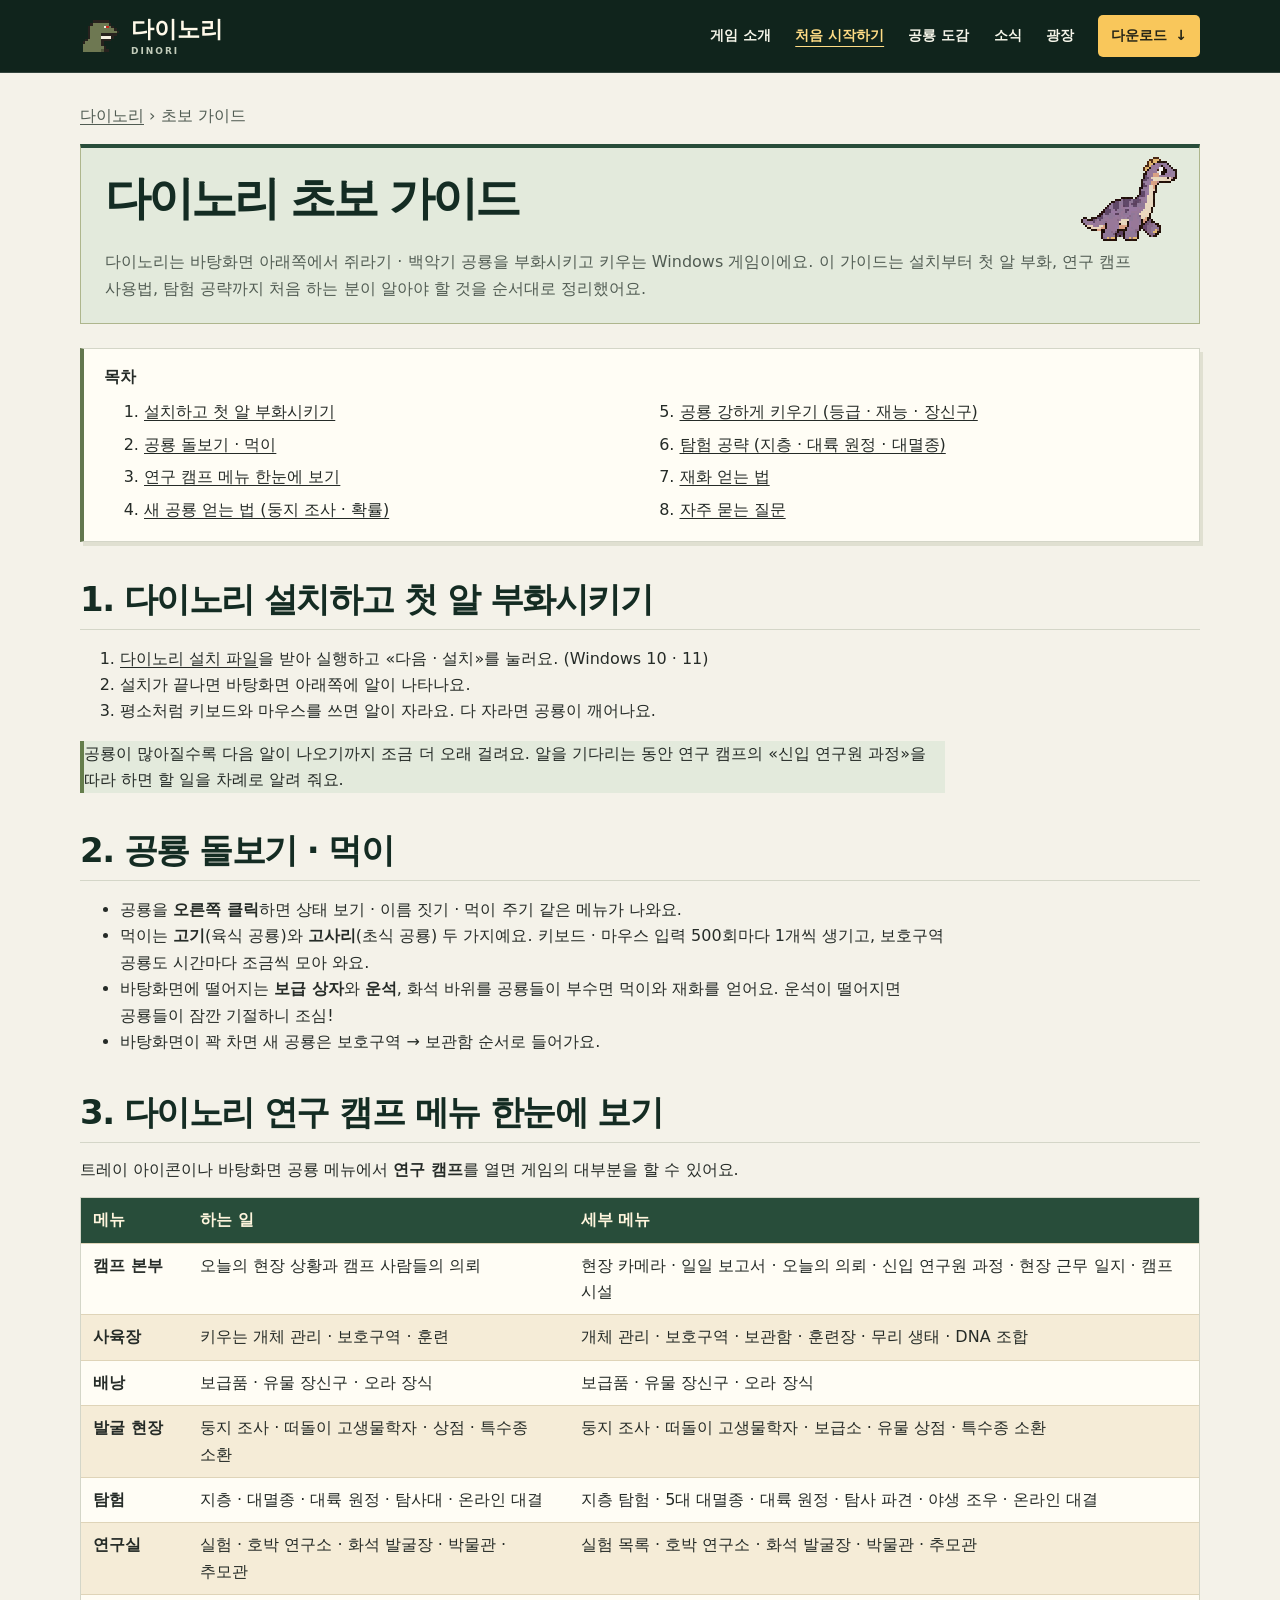
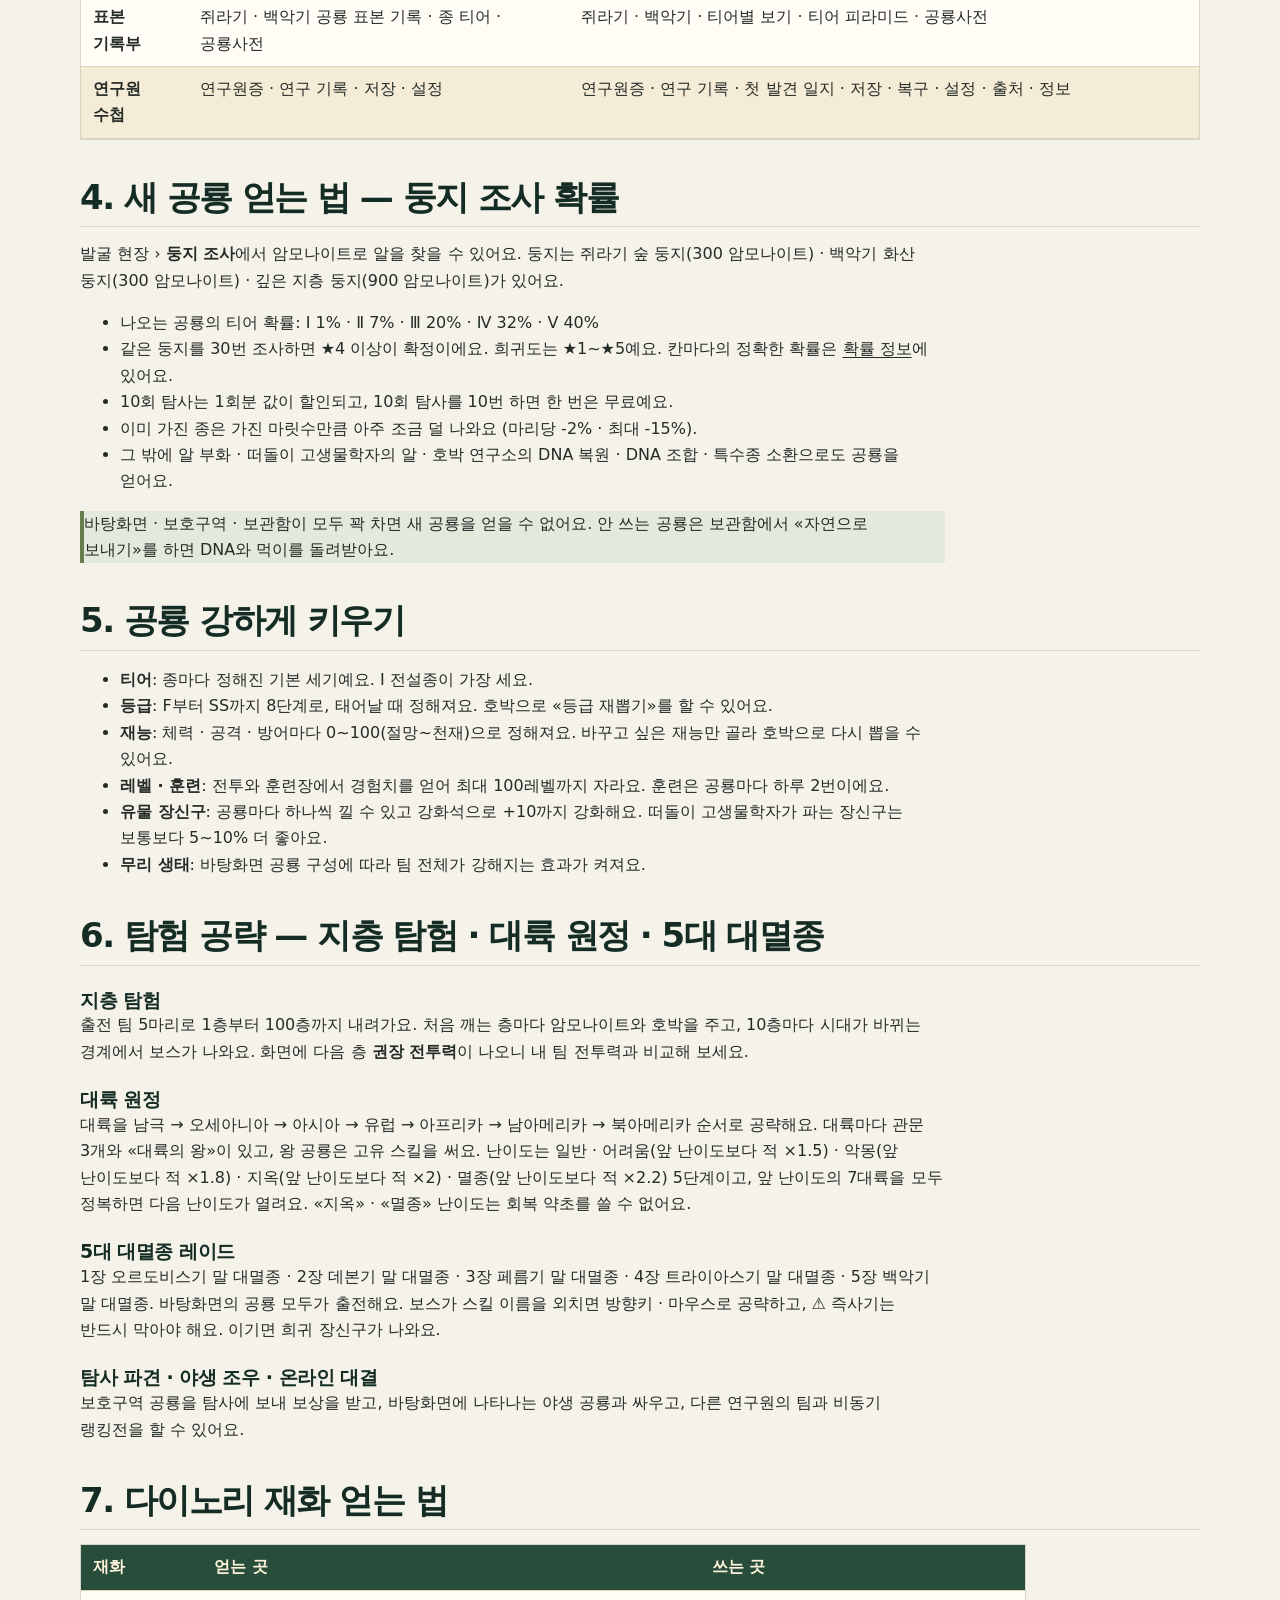
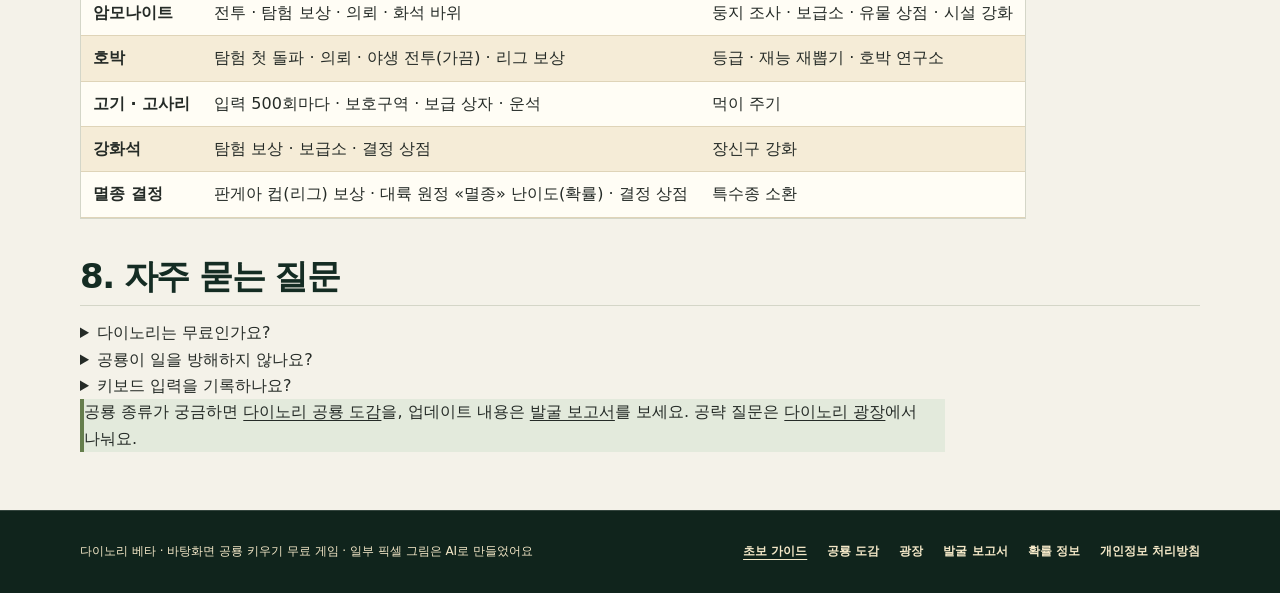
<file: site/guide.html>
<!DOCTYPE html>
<html lang="ko">
<head>
<meta charset="utf-8">
<meta name="viewport" content="width=device-width, initial-scale=1">
<title>다이노리 초보 가이드 — 처음 시작하는 법과 공략</title>
<meta name="description" content="다이노리 초보 가이드 — 설치, 첫 알 부화, 먹이 주기, 연구 캠프 메뉴, 둥지 조사 확률, 지층 탐험 · 대륙 원정 · 5대 대멸종 레이드 공략과 재화 얻는 법까지 한 번에 정리했어요.">
<link rel="icon" href="assets/favicon.png">
<link rel="canonical" href="https://dinori-releases.detaileddescription.workers.dev/guide">
<meta property="og:type" content="article">
<meta property="og:site_name" content="다이노리">
<meta property="og:title" content="다이노리 초보 가이드 — 처음 시작하는 법과 공략">
<meta property="og:description" content="다이노리 초보 가이드 — 설치, 첫 알 부화, 먹이 주기, 연구 캠프 메뉴, 둥지 조사 확률, 지층 탐험 · 대륙 원정 · 5대 대멸종 레이드 공략과 재화 얻는 법까지 한 번에 정리했어요.">
<meta property="og:url" content="https://dinori-releases.detaileddescription.workers.dev/guide">
<meta property="og:image" content="https://dinori-releases.detaileddescription.workers.dev/assets/og.png">
<link rel="stylesheet" href="assets/dinori.css">
<script src="assets/mobile-menu.js" defer></script>
<script type="application/ld+json">[{"@context": "https://schema.org", "@type": "BreadcrumbList", "itemListElement": [{"@type": "ListItem", "position": 1, "name": "다이노리", "item": "https://dinori-releases.detaileddescription.workers.dev/"}, {"@type": "ListItem", "position": 2, "name": "다이노리 초보 가이드", "item": "https://dinori-releases.detaileddescription.workers.dev/guide"}]}, {"@context": "https://schema.org", "@type": "FAQPage", "mainEntity": [{"@type": "Question", "name": "다이노리는 무료인가요?", "acceptedAnswer": {"@type": "Answer", "text": "네, 무료 Windows 게임이에요. 특수종 소환 재료(멸종 결정)는 마이크로소프트 스토어에서 살 수도 있지만, 게임을 하면서도 얻을 수 있어요."}}, {"@type": "Question", "name": "공룡이 일을 방해하지 않나요?", "acceptedAnswer": {"@type": "Answer", "text": "공룡은 바탕화면 아래쪽에서만 움직이고, 전체 화면 게임이나 영상을 볼 때는 자동으로 숨어요."}}, {"@type": "Question", "name": "키보드 입력을 기록하나요?", "acceptedAnswer": {"@type": "Answer", "text": "누른 횟수만 세고, 어떤 키를 눌렀는지는 기록하지 않아요."}}]}]</script>
</head>
<body>
<a class="skip" href="#main">본문으로 건너뛰기</a>
<header class="mast"><div class="shell mast-inner">
  <a class="brand" href="index.html"><img src="assets/icon.png" alt="" width="42" height="42"><span>다이노리 <small>DINORI</small></span></a>
  <nav class="desktop-nav" aria-label="주 메뉴"><a href="index.html#game">게임 소개</a><a href="guide.html" aria-current="page">처음 시작하기</a><a href="dex.html">공룡 도감</a><a href="reports.html">소식</a><a href="community.html">광장</a><a class="mast-download" href="index.html#download">다운로드 <span aria-hidden="true">↓</span></a></nav><details class="mobile-menu"><summary>메뉴</summary><nav aria-label="주 메뉴"><a href="index.html#game">게임 소개</a><a href="guide.html" aria-current="page">처음 시작하기</a><a href="dex.html">공룡 도감</a><a href="reports.html">소식</a><a href="community.html">광장</a><a href="odds.html">확률 정보</a><a class="mast-download" href="index.html#download">다운로드 <span aria-hidden="true">↓</span></a></nav></details>
</div></header>

<main id="main" class="shell doc" tabindex="-1">
<p class="crumb"><a href="index.html">다이노리</a> › 초보 가이드</p>
<h1>다이노리 초보 가이드</h1><p class="lead">다이노리는 바탕화면 아래쪽에서 쥐라기 · 백악기 공룡을 부화시키고 키우는 Windows 게임이에요. 이 가이드는 설치부터 첫 알 부화, 연구 캠프 사용법, 탐험 공략까지 처음 하는 분이 알아야 할 것을 순서대로 정리했어요.</p>
<nav class="toc" aria-labelledby="toc-title"><b id="toc-title">목차</b><ol><li><a href="#start">설치하고 첫 알 부화시키기</a></li><li><a href="#care">공룡 돌보기 · 먹이</a></li><li><a href="#camp">연구 캠프 메뉴 한눈에 보기</a></li><li><a href="#get">새 공룡 얻는 법 (둥지 조사 · 확률)</a></li><li><a href="#grow">공룡 강하게 키우기 (등급 · 재능 · 장신구)</a></li><li><a href="#explore">탐험 공략 (지층 · 대륙 원정 · 대멸종)</a></li><li><a href="#money">재화 얻는 법</a></li><li><a href="#faq">자주 묻는 질문</a></li></ol></nav>
<h2 id="start">1. 다이노리 설치하고 첫 알 부화시키기</h2>
<ol><li><a href="https://github.com/aksj548-prog/dinori-releases/raw/main/Dinori_Beta_Setup.exe">다이노리 설치 파일</a>을 받아 실행하고 «다음 · 설치»를 눌러요. (Windows 10 · 11)</li>
<li>설치가 끝나면 바탕화면 아래쪽에 알이 나타나요.</li>
<li>평소처럼 키보드와 마우스를 쓰면 알이 자라요. 다 자라면 공룡이 깨어나요.</li></ol>
<p class="tip" role="note">공룡이 많아질수록 다음 알이 나오기까지 조금 더 오래 걸려요. 알을 기다리는 동안 연구 캠프의 «신입 연구원 과정»을 따라 하면 할 일을 차례로 알려 줘요.</p>
<h2 id="care">2. 공룡 돌보기 · 먹이</h2>
<ul><li>공룡을 <b>오른쪽 클릭</b>하면 상태 보기 · 이름 짓기 · 먹이 주기 같은 메뉴가 나와요.</li>
<li>먹이는 <b>고기</b>(육식 공룡)와 <b>고사리</b>(초식 공룡) 두 가지예요. 키보드 · 마우스 입력 500회마다 1개씩 생기고, 보호구역 공룡도 시간마다 조금씩 모아 와요.</li>
<li>바탕화면에 떨어지는 <b>보급 상자</b>와 <b>운석</b>, 화석 바위를 공룡들이 부수면 먹이와 재화를 얻어요. 운석이 떨어지면 공룡들이 잠깐 기절하니 조심!</li>
<li>바탕화면이 꽉 차면 새 공룡은 보호구역 → 보관함 순서로 들어가요.</li></ul>
<h2 id="camp">3. 다이노리 연구 캠프 메뉴 한눈에 보기</h2>
<p>트레이 아이콘이나 바탕화면 공룡 메뉴에서 <b>연구 캠프</b>를 열면 게임의 대부분을 할 수 있어요.</p>
<div class="table-scroll" role="region" aria-label="3. 다이노리 연구 캠프 메뉴 한눈에 보기" tabindex="0"><table class="t"><thead><tr><th scope="col">메뉴</th><th scope="col">하는 일</th><th scope="col">세부 메뉴</th></tr></thead><tbody><tr><td><b>캠프 본부</b></td><td>오늘의 현장 상황과 캠프 사람들의 의뢰</td><td>현장 카메라 · 일일 보고서 · 오늘의 의뢰 · 신입 연구원 과정 · 현장 근무 일지 · 캠프 시설</td></tr><tr><td><b>사육장</b></td><td>키우는 개체 관리 · 보호구역 · 훈련</td><td>개체 관리 · 보호구역 · 보관함 · 훈련장 · 무리 생태 · DNA 조합</td></tr><tr><td><b>배낭</b></td><td>보급품 · 유물 장신구 · 오라 장식</td><td>보급품 · 유물 장신구 · 오라 장식</td></tr><tr><td><b>발굴 현장</b></td><td>둥지 조사 · 떠돌이 고생물학자 · 상점 · 특수종 소환</td><td>둥지 조사 · 떠돌이 고생물학자 · 보급소 · 유물 상점 · 특수종 소환</td></tr><tr><td><b>탐험</b></td><td>지층 · 대멸종 · 대륙 원정 · 탐사대 · 온라인 대결</td><td>지층 탐험 · 5대 대멸종 · 대륙 원정 · 탐사 파견 · 야생 조우 · 온라인 대결</td></tr><tr><td><b>연구실</b></td><td>실험 · 호박 연구소 · 화석 발굴장 · 박물관 · 추모관</td><td>실험 목록 · 호박 연구소 · 화석 발굴장 · 박물관 · 추모관</td></tr><tr><td><b>표본 기록부</b></td><td>쥐라기 · 백악기 공룡 표본 기록 · 종 티어 · 공룡사전</td><td>쥐라기 · 백악기 · 티어별 보기 · 티어 피라미드 · 공룡사전</td></tr><tr><td><b>연구원 수첩</b></td><td>연구원증 · 연구 기록 · 저장 · 설정</td><td>연구원증 · 연구 기록 · 첫 발견 일지 · 저장 · 복구 · 설정 · 출처 · 정보</td></tr></tbody></table></div>
<h2 id="get">4. 새 공룡 얻는 법 — 둥지 조사 확률</h2>
<p>발굴 현장 › <b>둥지 조사</b>에서 암모나이트로 알을 찾을 수 있어요. 둥지는 쥐라기 숲 둥지(300 암모나이트) · 백악기 화산 둥지(300 암모나이트) · 깊은 지층 둥지(900 암모나이트)가 있어요.</p>
<ul><li>나오는 공룡의 티어 확률: Ⅰ 1% · Ⅱ 7% · Ⅲ 20% · Ⅳ 32% · Ⅴ 40%</li>
<li>같은 둥지를 30번 조사하면 ★4 이상이 확정이에요. 희귀도는 ★1~★5예요. 칸마다의 정확한 확률은 <a href="odds.html#nest">확률 정보</a>에 있어요.</li>
<li>10회 탐사는 1회분 값이 할인되고, 10회 탐사를 10번 하면 한 번은 무료예요.</li>
<li>이미 가진 종은 가진 마릿수만큼 아주 조금 덜 나와요 (마리당 -2% · 최대 -15%).</li>
<li>그 밖에 알 부화 · 떠돌이 고생물학자의 알 · 호박 연구소의 DNA 복원 · DNA 조합 · 특수종 소환으로도 공룡을 얻어요.</li></ul>
<p class="tip" role="note">바탕화면 · 보호구역 · 보관함이 모두 꽉 차면 새 공룡을 얻을 수 없어요. 안 쓰는 공룡은 보관함에서 «자연으로 보내기»를 하면 DNA와 먹이를 돌려받아요.</p>
<h2 id="grow">5. 공룡 강하게 키우기</h2>
<ul><li><b>티어</b>: 종마다 정해진 기본 세기예요. Ⅰ 전설종이 가장 세요.</li>
<li><b>등급</b>: F부터 SS까지 8단계로, 태어날 때 정해져요. 호박으로 «등급 재뽑기»를 할 수 있어요.</li>
<li><b>재능</b>: 체력 · 공격 · 방어마다 0~100(절망~천재)으로 정해져요. 바꾸고 싶은 재능만 골라 호박으로 다시 뽑을 수 있어요.</li>
<li><b>레벨 · 훈련</b>: 전투와 훈련장에서 경험치를 얻어 최대 100레벨까지 자라요. 훈련은 공룡마다 하루 2번이에요.</li>
<li><b>유물 장신구</b>: 공룡마다 하나씩 낄 수 있고 강화석으로 +10까지 강화해요. 떠돌이 고생물학자가 파는 장신구는 보통보다 5~10% 더 좋아요.</li>
<li><b>무리 생태</b>: 바탕화면 공룡 구성에 따라 팀 전체가 강해지는 효과가 켜져요.</li></ul>
<h2 id="explore">6. 탐험 공략 — 지층 탐험 · 대륙 원정 · 5대 대멸종</h2>
<h3>지층 탐험</h3><p>출전 팀 5마리로 1층부터 100층까지 내려가요. 처음 깨는 층마다 암모나이트와 호박을 주고, 10층마다 시대가 바뀌는 경계에서 보스가 나와요. 화면에 다음 층 <b>권장 전투력</b>이 나오니 내 팀 전투력과 비교해 보세요.</p>
<h3>대륙 원정</h3><p>대륙을 남극 → 오세아니아 → 아시아 → 유럽 → 아프리카 → 남아메리카 → 북아메리카 순서로 공략해요. 대륙마다 관문 3개와 «대륙의 왕»이 있고, 왕 공룡은 고유 스킬을 써요. 난이도는 일반 · 어려움(앞 난이도보다 적 ×1.5) · 악몽(앞 난이도보다 적 ×1.8) · 지옥(앞 난이도보다 적 ×2) · 멸종(앞 난이도보다 적 ×2.2) 5단계이고, 앞 난이도의 7대륙을 모두 정복하면 다음 난이도가 열려요. «지옥» · «멸종» 난이도는 회복 약초를 쓸 수 없어요.</p>
<h3>5대 대멸종 레이드</h3><p>1장 오르도비스기 말 대멸종 · 2장 데본기 말 대멸종 · 3장 페름기 말 대멸종 · 4장 트라이아스기 말 대멸종 · 5장 백악기 말 대멸종. 바탕화면의 공룡 모두가 출전해요. 보스가 스킬 이름을 외치면 방향키 · 마우스로 공략하고, ⚠ 즉사기는 반드시 막아야 해요. 이기면 희귀 장신구가 나와요.</p>
<h3>탐사 파견 · 야생 조우 · 온라인 대결</h3><p>보호구역 공룡을 탐사에 보내 보상을 받고, 바탕화면에 나타나는 야생 공룡과 싸우고, 다른 연구원의 팀과 비동기 랭킹전을 할 수 있어요.</p>
<h2 id="money">7. 다이노리 재화 얻는 법</h2>
<div class="table-scroll" role="region" aria-label="7. 다이노리 재화 얻는 법" tabindex="0"><table class="t"><thead><tr><th scope="col">재화</th><th scope="col">얻는 곳</th><th scope="col">쓰는 곳</th></tr></thead><tbody>
<tr><td><b>암모나이트</b></td><td>전투 · 탐험 보상 · 의뢰 · 화석 바위</td><td>둥지 조사 · 보급소 · 유물 상점 · 시설 강화</td></tr>
<tr><td><b>호박</b></td><td>탐험 첫 돌파 · 의뢰 · 야생 전투(가끔) · 리그 보상</td><td>등급 · 재능 재뽑기 · 호박 연구소</td></tr>
<tr><td><b>고기 · 고사리</b></td><td>입력 500회마다 · 보호구역 · 보급 상자 · 운석</td><td>먹이 주기</td></tr>
<tr><td><b>강화석</b></td><td>탐험 보상 · 보급소 · 결정 상점</td><td>장신구 강화</td></tr>
<tr><td><b>멸종 결정</b></td><td>판게아 컵(리그) 보상 · 대륙 원정 «멸종» 난이도(확률) · 결정 상점</td><td>특수종 소환</td></tr></tbody></table></div>
<h2 id="faq">8. 자주 묻는 질문</h2><details><summary>다이노리는 무료인가요?</summary><p>네, 무료 Windows 게임이에요. 특수종 소환 재료(멸종 결정)는 마이크로소프트 스토어에서 살 수도 있지만, 게임을 하면서도 얻을 수 있어요.</p></details><details><summary>공룡이 일을 방해하지 않나요?</summary><p>공룡은 바탕화면 아래쪽에서만 움직이고, 전체 화면 게임이나 영상을 볼 때는 자동으로 숨어요.</p></details><details><summary>키보드 입력을 기록하나요?</summary><p>누른 횟수만 세고, 어떤 키를 눌렀는지는 기록하지 않아요.</p></details>
<p class="tip" role="note">공룡 종류가 궁금하면 <a href="dex.html">다이노리 공룡 도감</a>을, 업데이트 내용은 <a href="reports.html">발굴 보고서</a>를 보세요. 공략 질문은 <a href="community.html">다이노리 광장</a>에서 나눠요.</p>
</main>
<footer class="site-footer"><div class="shell"><span>다이노리 베타 · 바탕화면 공룡 키우기 무료 게임 · 일부 픽셀 그림은 AI로 만들었어요</span><nav aria-label="하단 메뉴"><a href="guide.html" aria-current="page">초보 가이드</a><a href="dex.html">공룡 도감</a><a href="community.html">광장</a><a href="reports.html">발굴 보고서</a><a href="odds.html">확률 정보</a><a href="privacy.html">개인정보 처리방침</a></nav></div></footer>
</body>
</html>
</file>
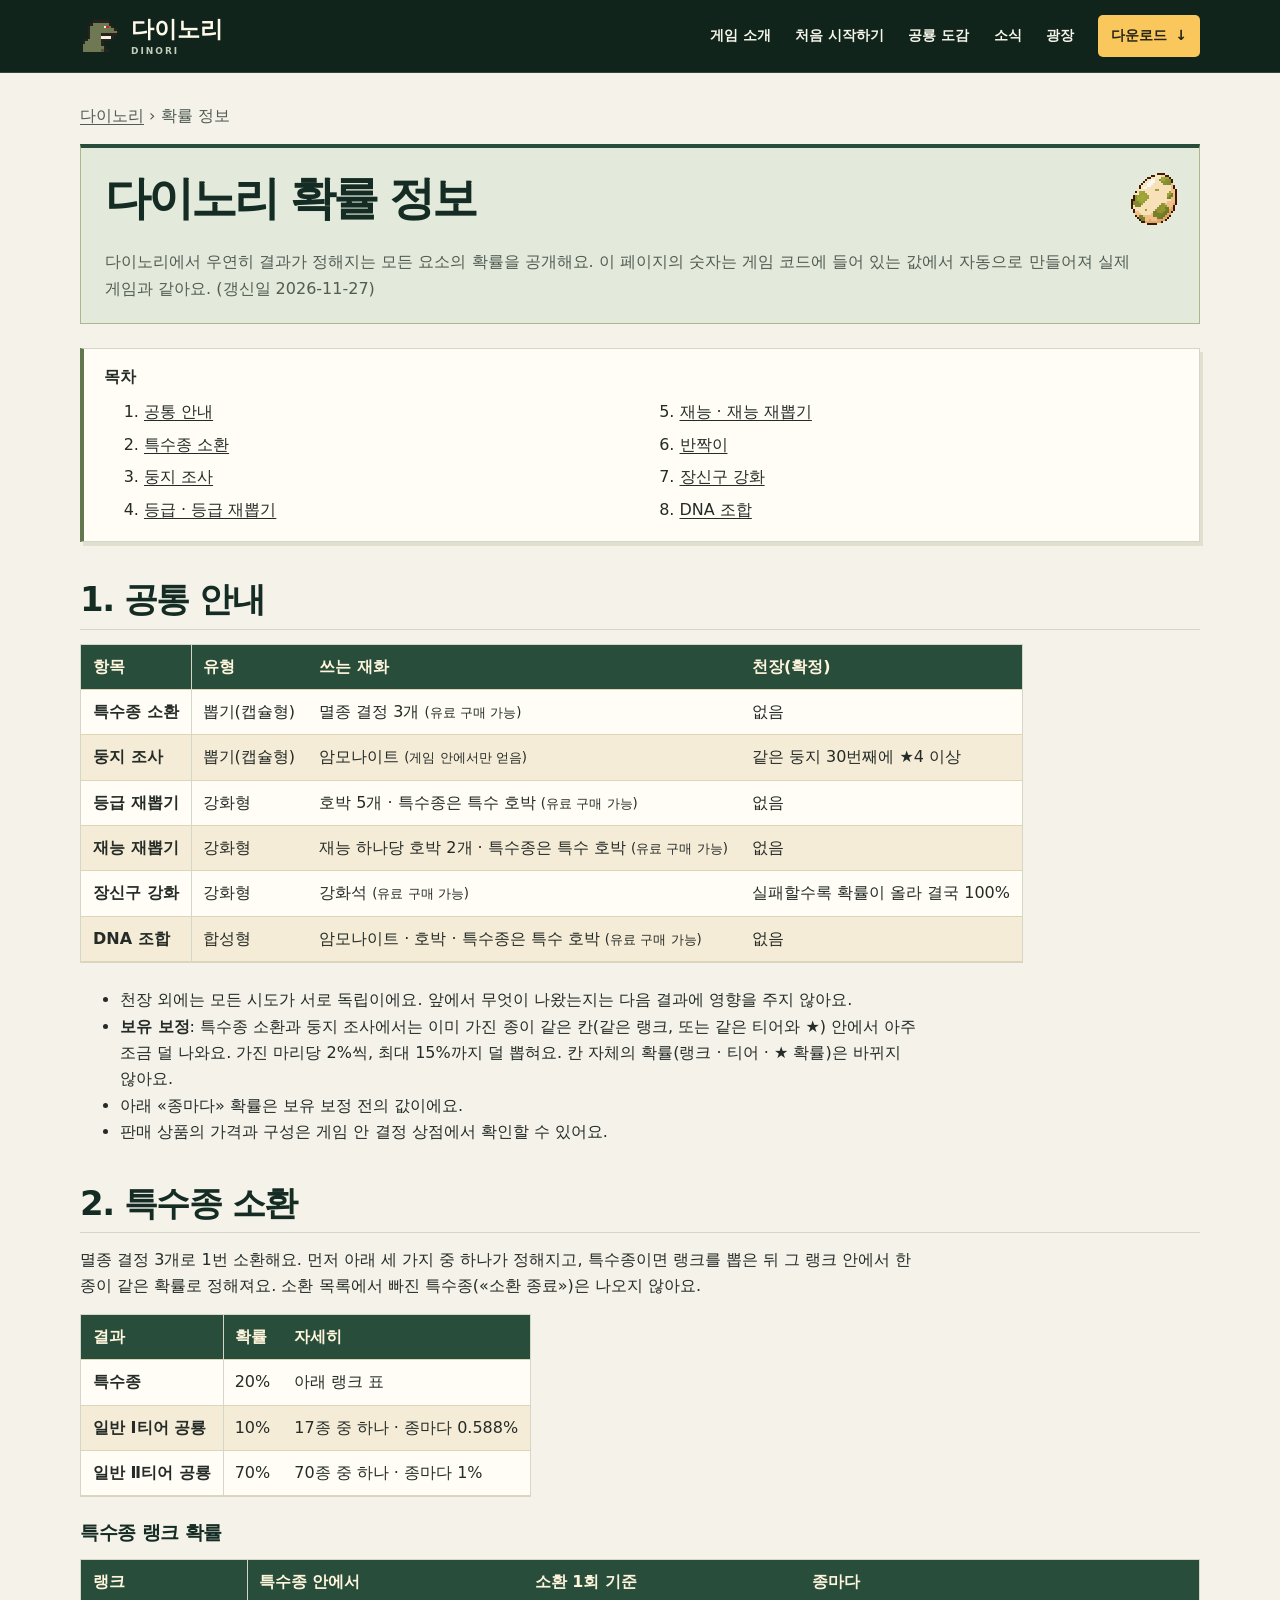
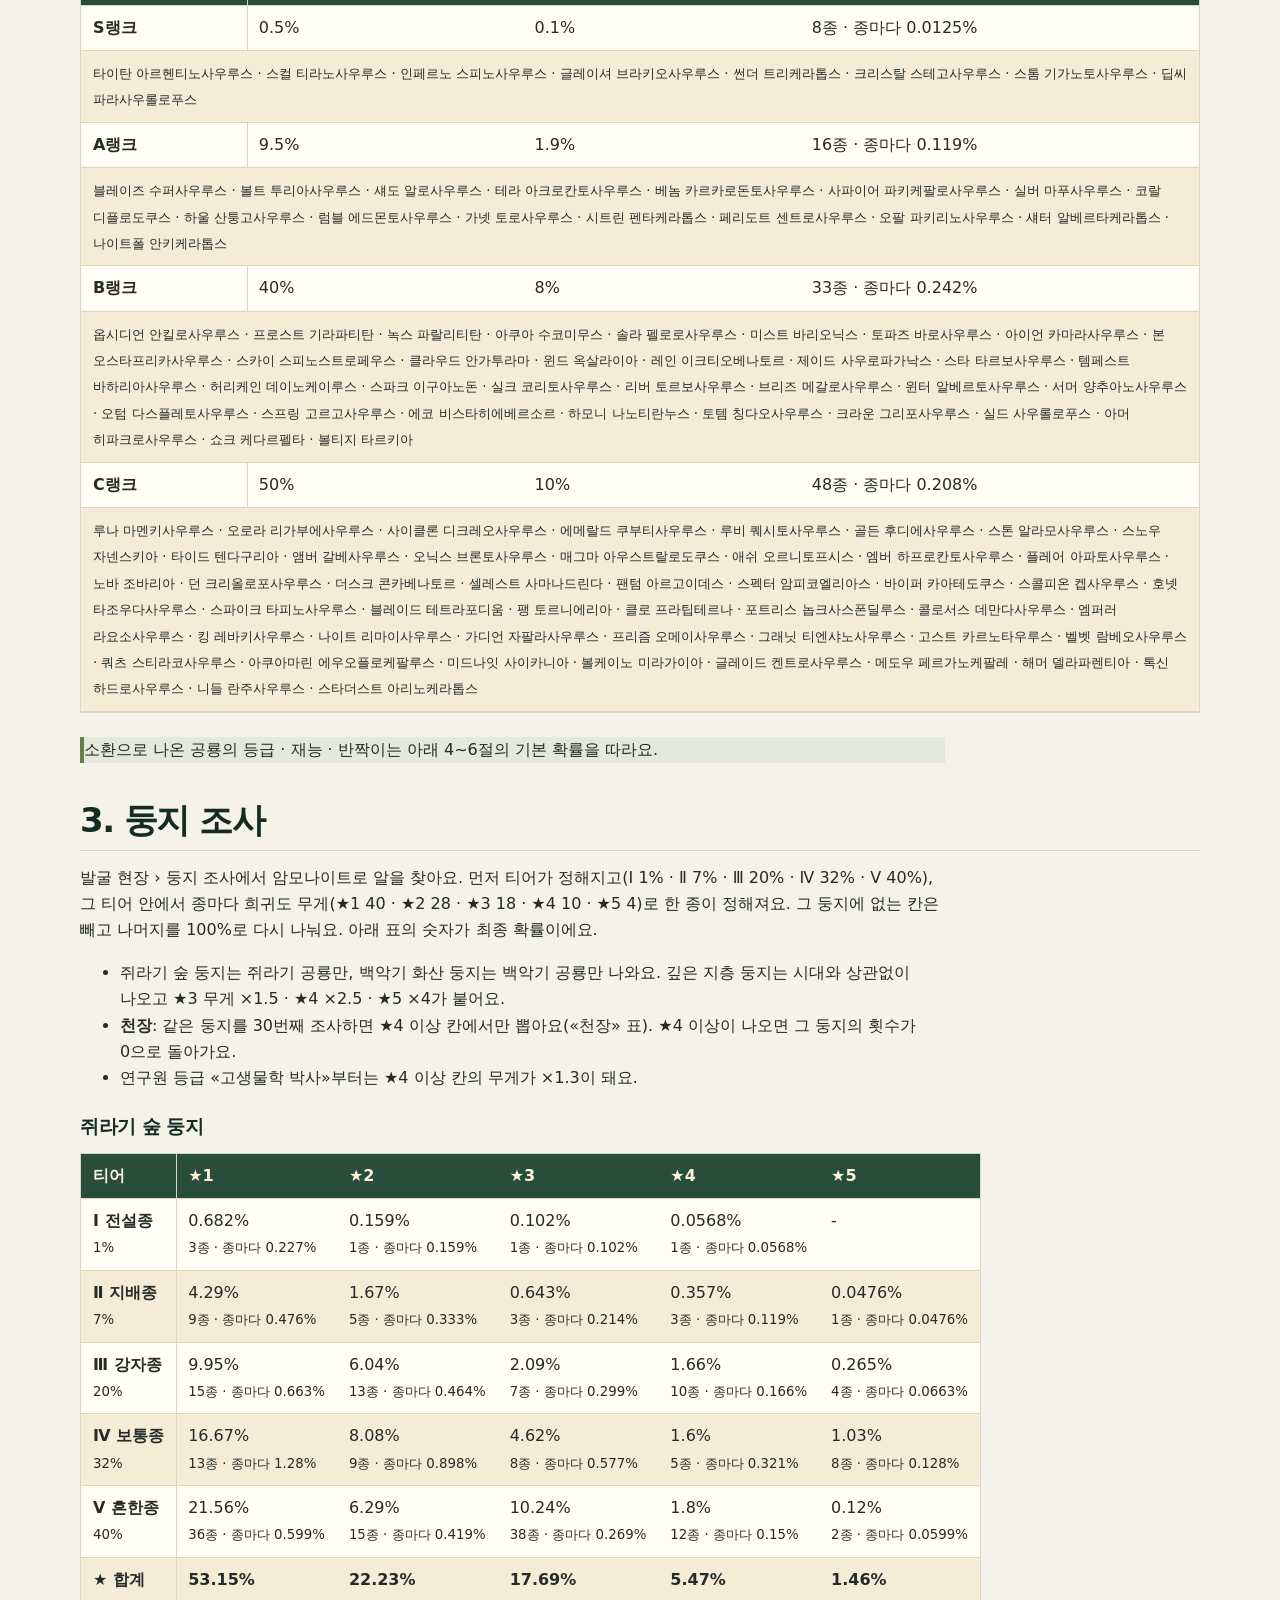
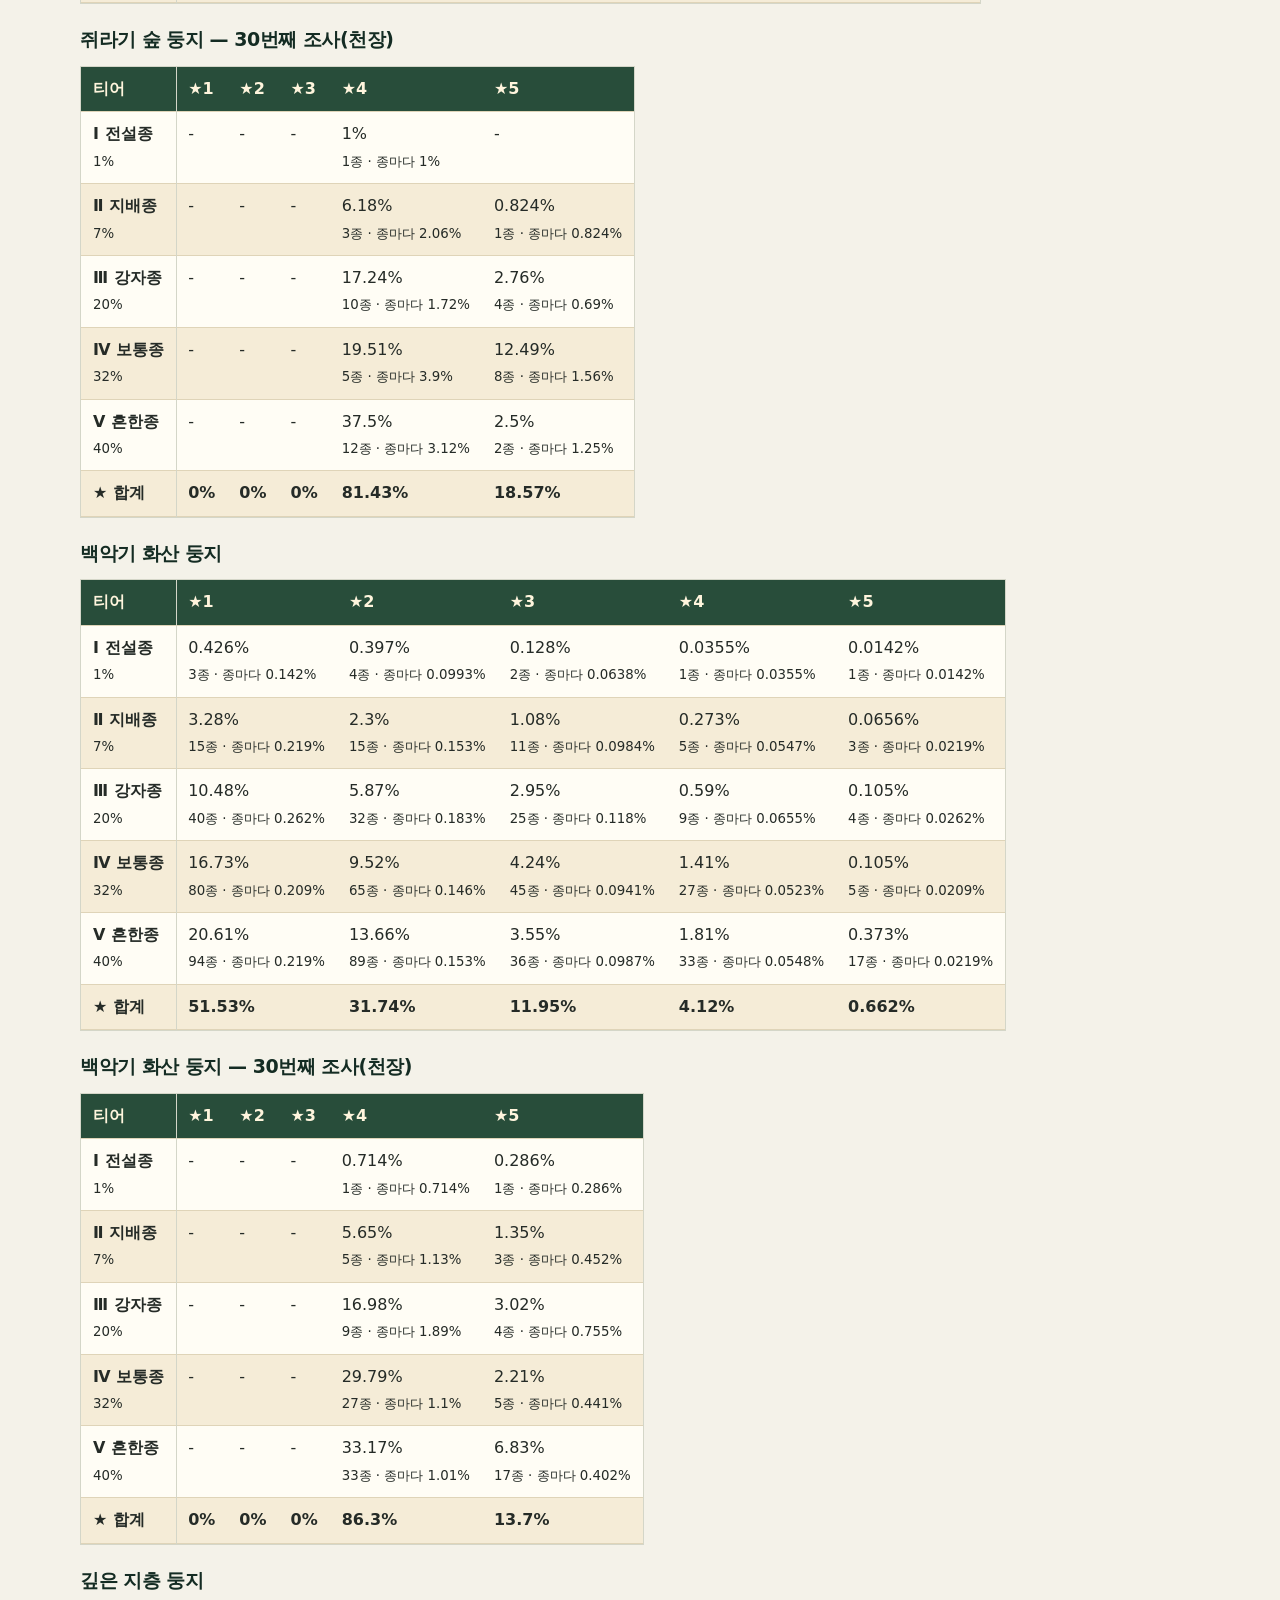
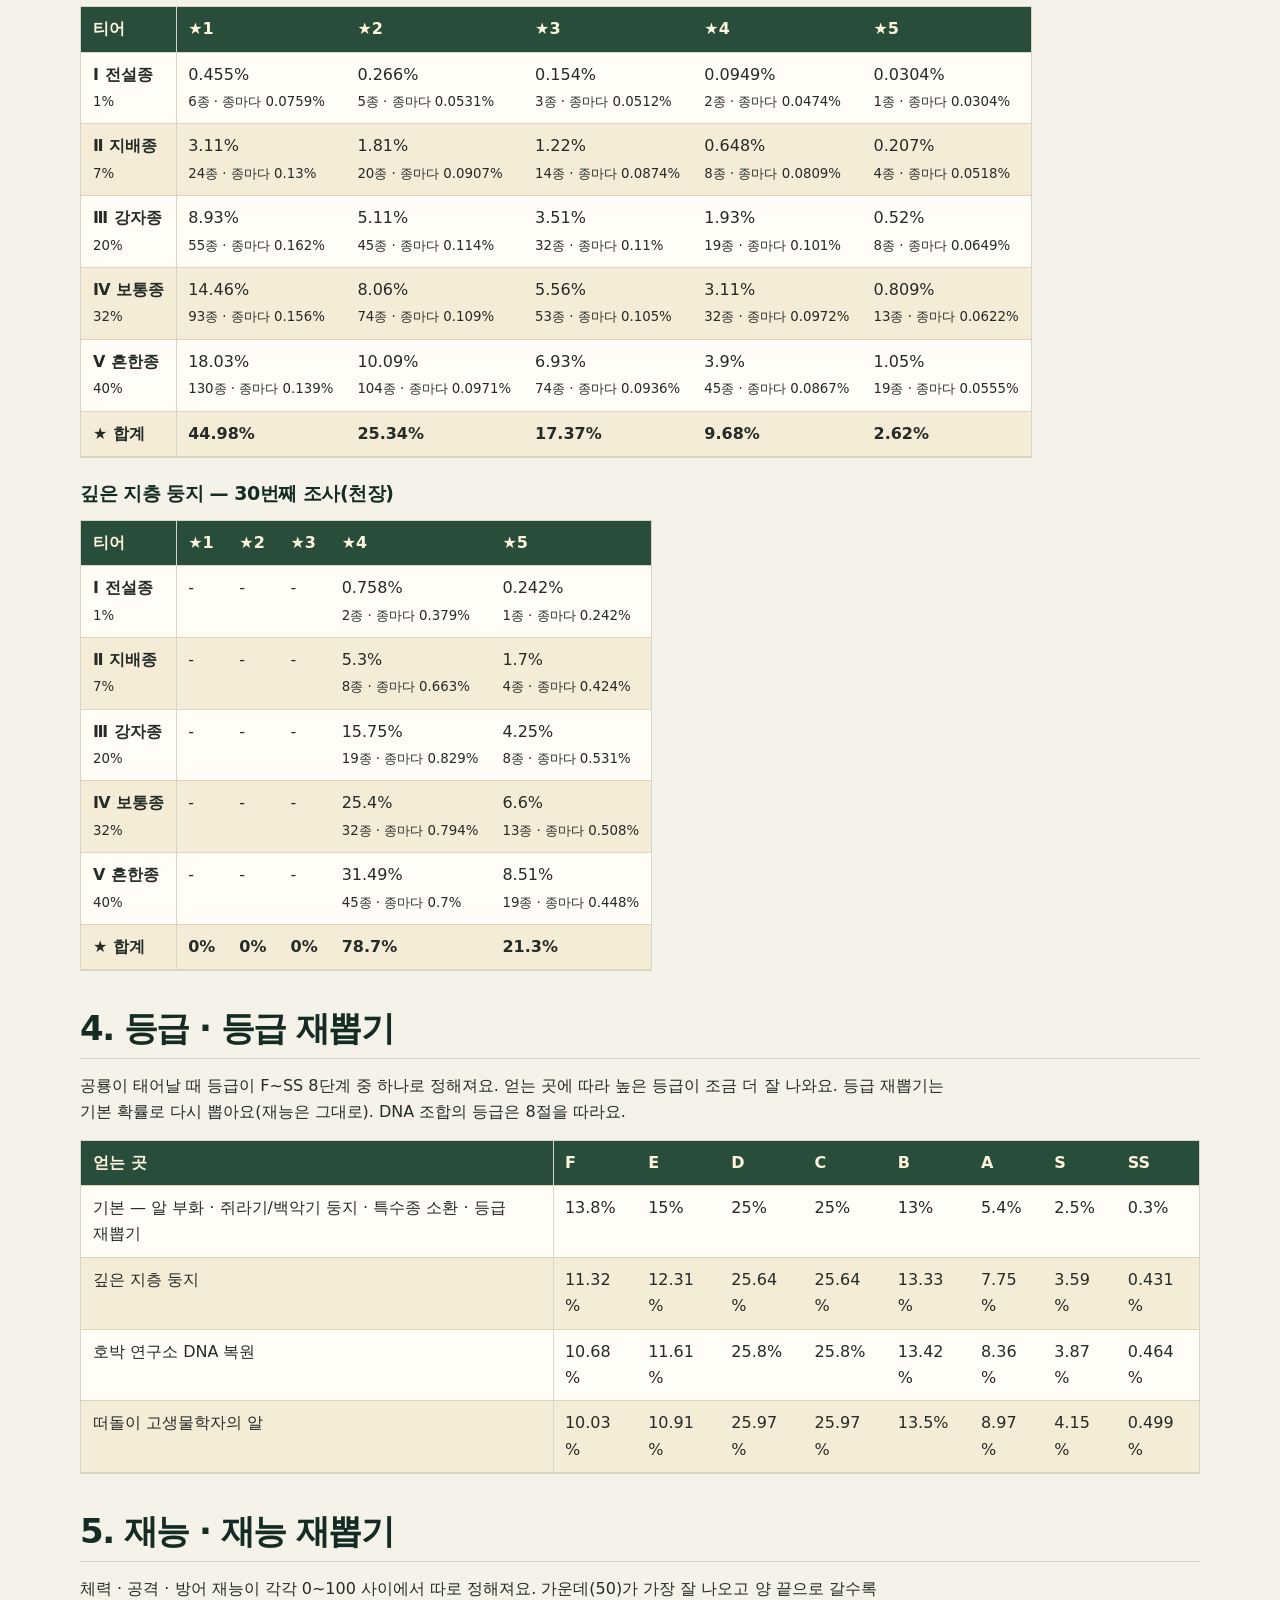
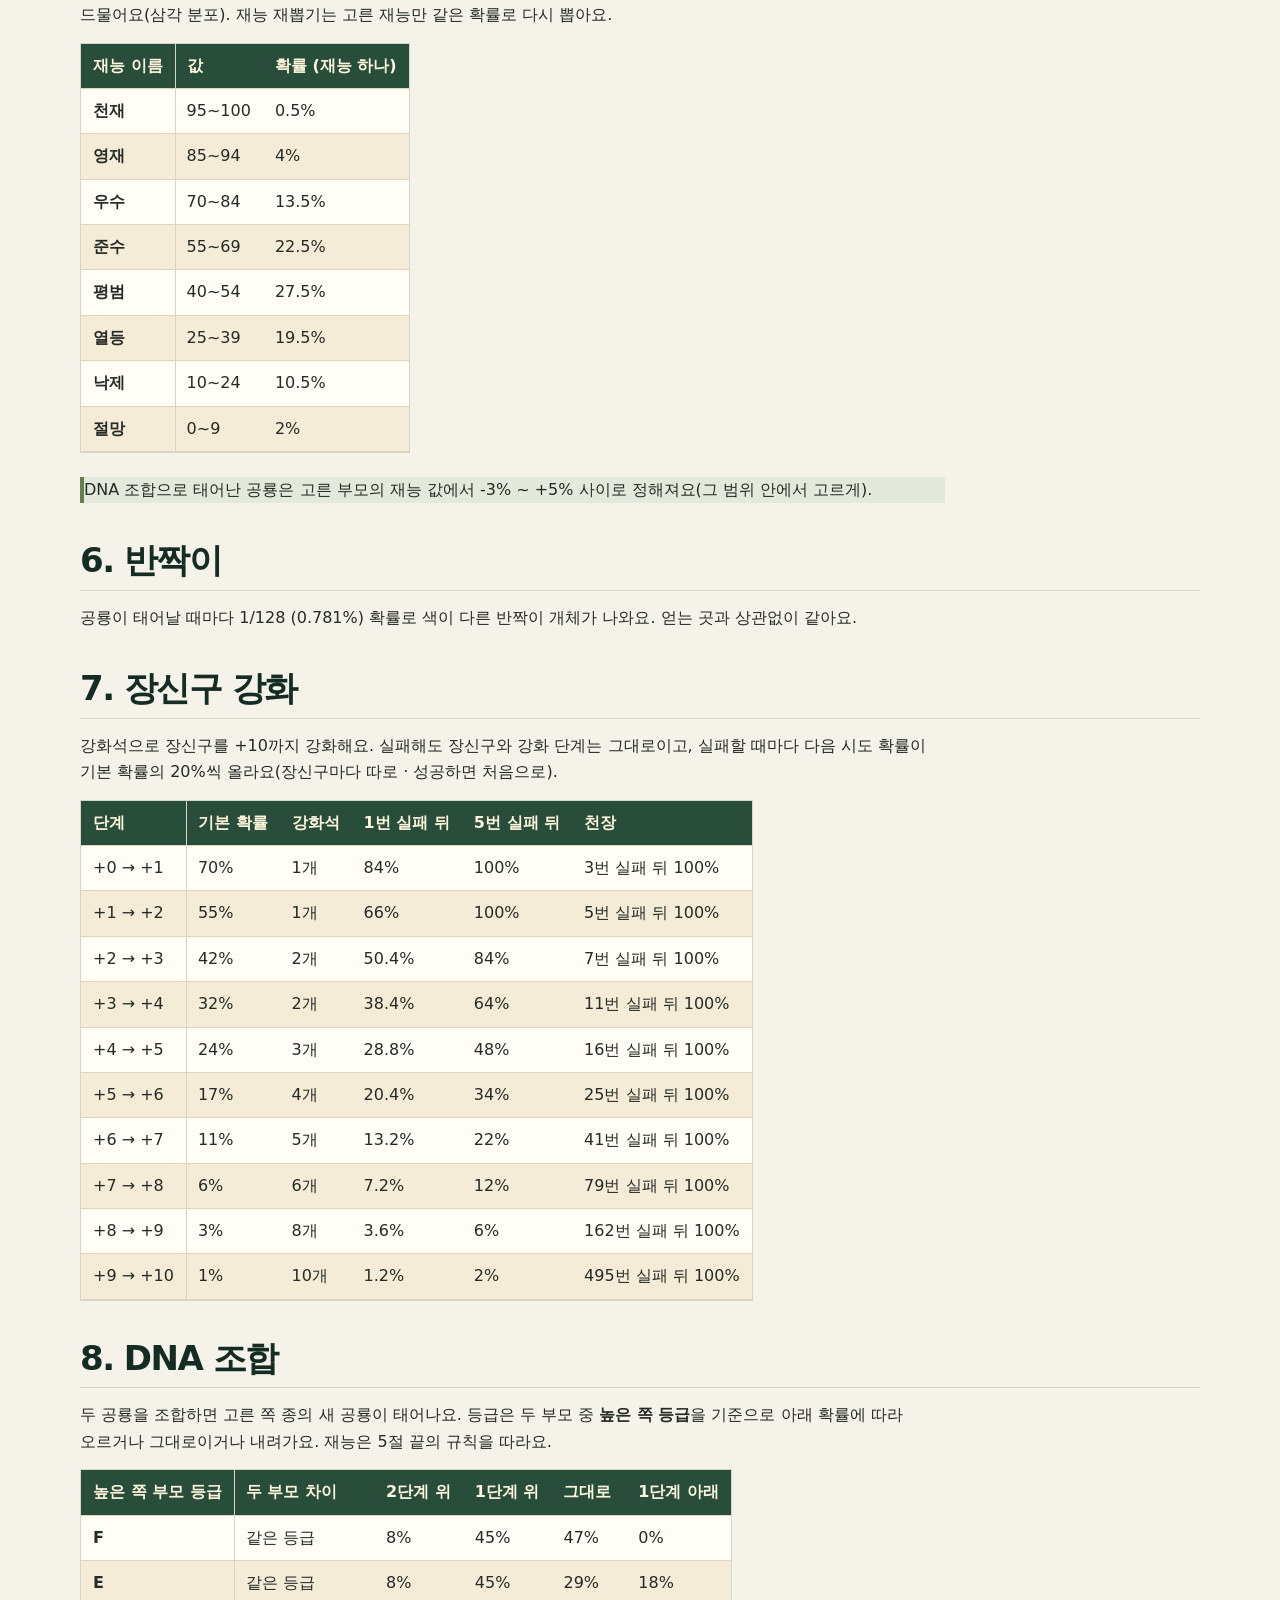
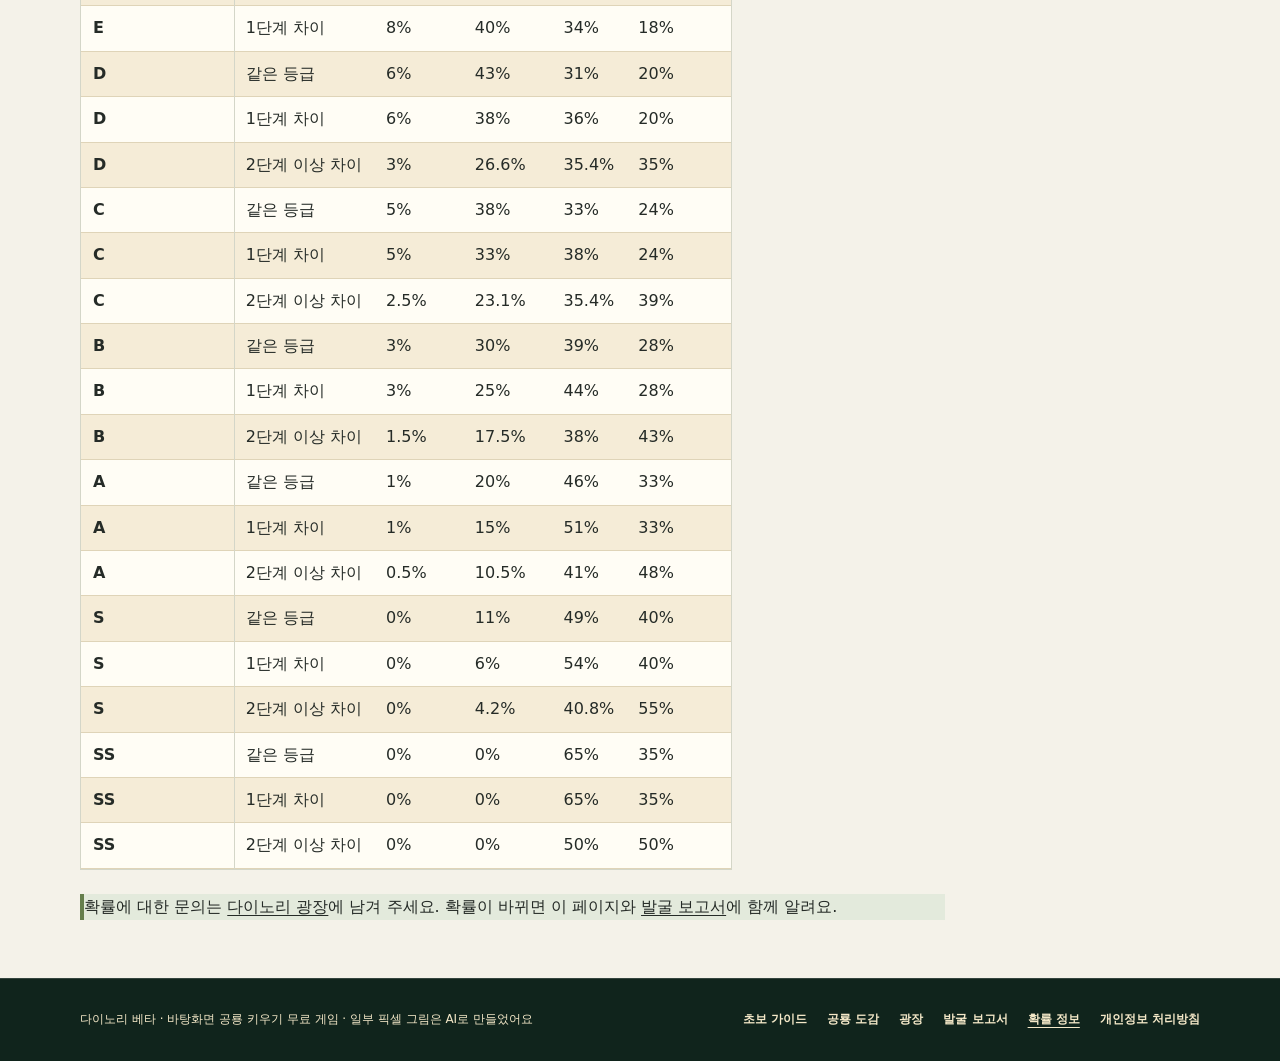
<file: site/odds.html>
<!DOCTYPE html>
<html lang="ko">
<head>
<meta charset="utf-8">
<meta name="viewport" content="width=device-width, initial-scale=1">
<title>다이노리 확률 정보 — 소환 · 강화 · 조합 확률 공개</title>
<meta name="description" content="다이노리 확률 정보 — 특수종 소환 · 둥지 조사 · 등급 · 재능 · 반짝이 · 장신구 강화 · DNA 조합의 확률과 천장을 게임 코드 값 그대로 공개해요.">
<link rel="icon" href="assets/favicon.png">
<link rel="canonical" href="https://dinori-releases.detaileddescription.workers.dev/odds">
<meta property="og:type" content="article">
<meta property="og:site_name" content="다이노리">
<meta property="og:title" content="다이노리 확률 정보 — 소환 · 강화 · 조합 확률 공개">
<meta property="og:description" content="다이노리 확률 정보 — 특수종 소환 · 둥지 조사 · 등급 · 재능 · 반짝이 · 장신구 강화 · DNA 조합의 확률과 천장을 게임 코드 값 그대로 공개해요.">
<meta property="og:url" content="https://dinori-releases.detaileddescription.workers.dev/odds">
<meta property="og:image" content="https://dinori-releases.detaileddescription.workers.dev/assets/og.png">
<link rel="stylesheet" href="assets/dinori.css">
<script src="assets/mobile-menu.js" defer></script>
<script type="application/ld+json">{"@context": "https://schema.org", "@type": "BreadcrumbList", "itemListElement": [{"@type": "ListItem", "position": 1, "name": "다이노리", "item": "https://dinori-releases.detaileddescription.workers.dev/"}, {"@type": "ListItem", "position": 2, "name": "다이노리 확률 정보", "item": "https://dinori-releases.detaileddescription.workers.dev/odds"}]}</script>
</head>
<body>
<a class="skip" href="#main">본문으로 건너뛰기</a>
<header class="mast"><div class="shell mast-inner">
  <a class="brand" href="index.html"><img src="assets/icon.png" alt="" width="42" height="42"><span>다이노리 <small>DINORI</small></span></a>
  <nav class="desktop-nav" aria-label="주 메뉴"><a href="index.html#game">게임 소개</a><a href="guide.html">처음 시작하기</a><a href="dex.html">공룡 도감</a><a href="reports.html">소식</a><a href="community.html">광장</a><a class="mast-download" href="index.html#download">다운로드 <span aria-hidden="true">↓</span></a></nav><details class="mobile-menu"><summary>메뉴</summary><nav aria-label="주 메뉴"><a href="index.html#game">게임 소개</a><a href="guide.html">처음 시작하기</a><a href="dex.html">공룡 도감</a><a href="reports.html">소식</a><a href="community.html">광장</a><a href="odds.html" aria-current="page">확률 정보</a><a class="mast-download" href="index.html#download">다운로드 <span aria-hidden="true">↓</span></a></nav></details>
</div></header>

<main id="main" class="shell doc" tabindex="-1">
<p class="crumb"><a href="index.html">다이노리</a> › 확률 정보</p>
<h1>다이노리 확률 정보</h1><p class="lead">다이노리에서 우연히 결과가 정해지는 모든 요소의 확률을 공개해요. 이 페이지의 숫자는 게임 코드에 들어 있는 값에서 자동으로 만들어져 실제 게임과 같아요. (갱신일 2026-11-27)</p>
<nav class="toc" aria-labelledby="toc-title"><b id="toc-title">목차</b><ol><li><a href="#common">공통 안내</a></li><li><a href="#summon">특수종 소환</a></li><li><a href="#nest">둥지 조사</a></li><li><a href="#grade">등급 · 등급 재뽑기</a></li><li><a href="#iv">재능 · 재능 재뽑기</a></li><li><a href="#shiny">반짝이</a></li><li><a href="#enh">장신구 강화</a></li><li><a href="#dna">DNA 조합</a></li></ol></nav>
<h2 id="common">1. 공통 안내</h2><div class="table-scroll" role="region" aria-label="1. 공통 안내" tabindex="0"><table class="t"><thead><tr><th scope="col">항목</th><th scope="col">유형</th><th scope="col">쓰는 재화</th><th scope="col">천장(확정)</th></tr></thead><tbody><tr><td><b>특수종 소환</b></td><td>뽑기(캡슐형)</td><td>멸종 결정 3개 <small>(유료 구매 가능)</small></td><td>없음</td></tr><tr><td><b>둥지 조사</b></td><td>뽑기(캡슐형)</td><td>암모나이트 <small>(게임 안에서만 얻음)</small></td><td>같은 둥지 30번째에 ★4 이상</td></tr><tr><td><b>등급 재뽑기</b></td><td>강화형</td><td>호박 5개 · 특수종은 특수 호박 <small>(유료 구매 가능)</small></td><td>없음</td></tr><tr><td><b>재능 재뽑기</b></td><td>강화형</td><td>재능 하나당 호박 2개 · 특수종은 특수 호박 <small>(유료 구매 가능)</small></td><td>없음</td></tr><tr><td><b>장신구 강화</b></td><td>강화형</td><td>강화석 <small>(유료 구매 가능)</small></td><td>실패할수록 확률이 올라 결국 100%</td></tr><tr><td><b>DNA 조합</b></td><td>합성형</td><td>암모나이트 · 호박 · 특수종은 특수 호박 <small>(유료 구매 가능)</small></td><td>없음</td></tr></tbody></table></div><ul><li>천장 외에는 모든 시도가 서로 독립이에요. 앞에서 무엇이 나왔는지는 다음 결과에 영향을 주지 않아요.</li><li><b>보유 보정</b>: 특수종 소환과 둥지 조사에서는 이미 가진 종이 같은 칸(같은 랭크, 또는 같은 티어와 ★) 안에서 아주 조금 덜 나와요. 가진 마리당 2%씩, 최대 15%까지 덜 뽑혀요. 칸 자체의 확률(랭크 · 티어 · ★ 확률)은 바뀌지 않아요.</li><li>아래 «종마다» 확률은 보유 보정 전의 값이에요.</li><li>판매 상품의 가격과 구성은 게임 안 결정 상점에서 확인할 수 있어요.</li></ul>
<h2 id="summon">2. 특수종 소환</h2><p>멸종 결정 3개로 1번 소환해요. 먼저 아래 세 가지 중 하나가 정해지고, 특수종이면 랭크를 뽑은 뒤 그 랭크 안에서 한 종이 같은 확률로 정해져요. 소환 목록에서 빠진 특수종(«소환 종료»)은 나오지 않아요.</p><div class="table-scroll" role="region" aria-label="2. 특수종 소환" tabindex="0"><table class="t"><thead><tr><th scope="col">결과</th><th scope="col">확률</th><th scope="col">자세히</th></tr></thead><tbody><tr><td><b>특수종</b></td><td>20%</td><td>아래 랭크 표</td></tr><tr><td><b>일반 Ⅰ티어 공룡</b></td><td>10%</td><td>17종 중 하나 · 종마다 0.588%</td></tr><tr><td><b>일반 Ⅱ티어 공룡</b></td><td>70%</td><td>70종 중 하나 · 종마다 1%</td></tr></tbody></table></div><h3>특수종 랭크 확률</h3><div class="table-scroll" role="region" aria-label="특수종 랭크 확률" tabindex="0"><table class="t"><thead><tr><th scope="col">랭크</th><th scope="col">특수종 안에서</th><th scope="col">소환 1회 기준</th><th scope="col">종마다</th></tr></thead><tbody><tr><td><b>S랭크</b></td><td>0.5%</td><td>0.1%</td><td>8종 · 종마다 0.0125%</td></tr><tr><td colspan="4"><small>타이탄 아르헨티노사우루스 · 스컬 티라노사우루스 · 인페르노 스피노사우루스 · 글레이셔 브라키오사우루스 · 썬더 트리케라톱스 · 크리스탈 스테고사우루스 · 스톰 기가노토사우루스 · 딥씨 파라사우롤로푸스</small></td></tr><tr><td><b>A랭크</b></td><td>9.5%</td><td>1.9%</td><td>16종 · 종마다 0.119%</td></tr><tr><td colspan="4"><small>블레이즈 수퍼사우루스 · 볼트 투리아사우루스 · 섀도 알로사우루스 · 테라 아크로칸토사우루스 · 베놈 카르카로돈토사우루스 · 사파이어 파키케팔로사우루스 · 실버 마푸사우루스 · 코랄 디플로도쿠스 · 하울 산퉁고사우루스 · 럼블 에드몬토사우루스 · 가넷 토로사우루스 · 시트린 펜타케라톱스 · 페리도트 센트로사우루스 · 오팔 파키리노사우루스 · 섀터 알베르타케라톱스 · 나이트폴 안키케라톱스</small></td></tr><tr><td><b>B랭크</b></td><td>40%</td><td>8%</td><td>33종 · 종마다 0.242%</td></tr><tr><td colspan="4"><small>옵시디언 안킬로사우루스 · 프로스트 기라파티탄 · 녹스 파랄리티탄 · 아쿠아 수코미무스 · 솔라 펠로로사우루스 · 미스트 바리오닉스 · 토파즈 바로사우루스 · 아이언 카마라사우루스 · 본 오스타프리카사우루스 · 스카이 스피노스트로페우스 · 클라우드 안가투라마 · 윈드 옥살라이아 · 레인 이크티오베나토르 · 제이드 사우로파가낙스 · 스타 타르보사우루스 · 템페스트 바하리아사우루스 · 허리케인 데이노케이루스 · 스파크 이구아노돈 · 실크 코리토사우루스 · 리버 토르보사우루스 · 브리즈 메갈로사우루스 · 윈터 알베르토사우루스 · 서머 양추아노사우루스 · 오텀 다스플레토사우루스 · 스프링 고르고사우루스 · 에코 비스타히에베르소르 · 하모니 나노티란누스 · 토템 칭다오사우루스 · 크라운 그리포사우루스 · 실드 사우롤로푸스 · 아머 히파크로사우루스 · 쇼크 케다르펠타 · 볼티지 타르키아</small></td></tr><tr><td><b>C랭크</b></td><td>50%</td><td>10%</td><td>48종 · 종마다 0.208%</td></tr><tr><td colspan="4"><small>루나 마멘키사우루스 · 오로라 리가부에사우루스 · 사이클론 디크레오사우루스 · 에메랄드 쿠부티사우루스 · 루비 퀘시토사우루스 · 골든 후디에사우루스 · 스톤 알라모사우루스 · 스노우 자넨스키아 · 타이드 텐다구리아 · 앰버 갈베사우루스 · 오닉스 브론토사우루스 · 매그마 아우스트랄로도쿠스 · 애쉬 오르니토프시스 · 엠버 하프로칸토사우루스 · 플레어 아파토사우루스 · 노바 조바리아 · 던 크리올로포사우루스 · 더스크 콘카베나토르 · 셀레스트 사마나드린다 · 팬텀 아르고이데스 · 스펙터 암피코엘리아스 · 바이퍼 카아테도쿠스 · 스콜피온 켑사우루스 · 호넷 타조우다사우루스 · 스파이크 타피노사우루스 · 블레이드 테트라포디움 · 팽 토르니에리아 · 클로 프라팁테르나 · 포트리스 놉크사스폰딜루스 · 콜로서스 데만다사우루스 · 엠퍼러 라요소사우루스 · 킹 레바키사우루스 · 나이트 리마이사우루스 · 가디언 자팔라사우루스 · 프리즘 오메이사우루스 · 그래닛 티엔샤노사우루스 · 고스트 카르노타우루스 · 벨벳 람베오사우루스 · 쿼츠 스티라코사우루스 · 아쿠아마린 에우오플로케팔루스 · 미드나잇 사이카니아 · 볼케이노 미라가이아 · 글레이드 켄트로사우루스 · 메도우 페르가노케팔레 · 해머 델라파렌티아 · 톡신 하드로사우루스 · 니들 란주사우루스 · 스타더스트 아리노케라톱스</small></td></tr></tbody></table></div><p class="tip" role="note">소환으로 나온 공룡의 등급 · 재능 · 반짝이는 아래 4~6절의 기본 확률을 따라요.</p>
<h2 id="nest">3. 둥지 조사</h2><p>발굴 현장 › 둥지 조사에서 암모나이트로 알을 찾아요. 먼저 티어가 정해지고(Ⅰ 1% · Ⅱ 7% · Ⅲ 20% · Ⅳ 32% · Ⅴ 40%), 그 티어 안에서 종마다 희귀도 무게(★1 40 · ★2 28 · ★3 18 · ★4 10 · ★5 4)로 한 종이 정해져요. 그 둥지에 없는 칸은 빼고 나머지를 100%로 다시 나눠요. 아래 표의 숫자가 최종 확률이에요.</p><ul><li>쥐라기 숲 둥지는 쥐라기 공룡만, 백악기 화산 둥지는 백악기 공룡만 나와요. 깊은 지층 둥지는 시대와 상관없이 나오고 ★3 무게 ×1.5 · ★4 ×2.5 · ★5 ×4가 붙어요.</li><li><b>천장</b>: 같은 둥지를 30번째 조사하면 ★4 이상 칸에서만 뽑아요(«천장» 표). ★4 이상이 나오면 그 둥지의 횟수가 0으로 돌아가요.</li><li>연구원 등급 «고생물학 박사»부터는 ★4 이상 칸의 무게가 ×1.3이 돼요.</li></ul><h3>쥐라기 숲 둥지</h3><div class="table-scroll" role="region" aria-label="쥐라기 숲 둥지" tabindex="0"><table class="t"><thead><tr><th scope="col">티어</th><th scope="col">★1</th><th scope="col">★2</th><th scope="col">★3</th><th scope="col">★4</th><th scope="col">★5</th></tr></thead><tbody><tr><td><b>Ⅰ 전설종</b><br><small>1%</small></td><td>0.682%<br><small>3종 · 종마다 0.227%</small></td><td>0.159%<br><small>1종 · 종마다 0.159%</small></td><td>0.102%<br><small>1종 · 종마다 0.102%</small></td><td>0.0568%<br><small>1종 · 종마다 0.0568%</small></td><td>-</td></tr><tr><td><b>Ⅱ 지배종</b><br><small>7%</small></td><td>4.29%<br><small>9종 · 종마다 0.476%</small></td><td>1.67%<br><small>5종 · 종마다 0.333%</small></td><td>0.643%<br><small>3종 · 종마다 0.214%</small></td><td>0.357%<br><small>3종 · 종마다 0.119%</small></td><td>0.0476%<br><small>1종 · 종마다 0.0476%</small></td></tr><tr><td><b>Ⅲ 강자종</b><br><small>20%</small></td><td>9.95%<br><small>15종 · 종마다 0.663%</small></td><td>6.04%<br><small>13종 · 종마다 0.464%</small></td><td>2.09%<br><small>7종 · 종마다 0.299%</small></td><td>1.66%<br><small>10종 · 종마다 0.166%</small></td><td>0.265%<br><small>4종 · 종마다 0.0663%</small></td></tr><tr><td><b>Ⅳ 보통종</b><br><small>32%</small></td><td>16.67%<br><small>13종 · 종마다 1.28%</small></td><td>8.08%<br><small>9종 · 종마다 0.898%</small></td><td>4.62%<br><small>8종 · 종마다 0.577%</small></td><td>1.6%<br><small>5종 · 종마다 0.321%</small></td><td>1.03%<br><small>8종 · 종마다 0.128%</small></td></tr><tr><td><b>Ⅴ 흔한종</b><br><small>40%</small></td><td>21.56%<br><small>36종 · 종마다 0.599%</small></td><td>6.29%<br><small>15종 · 종마다 0.419%</small></td><td>10.24%<br><small>38종 · 종마다 0.269%</small></td><td>1.8%<br><small>12종 · 종마다 0.15%</small></td><td>0.12%<br><small>2종 · 종마다 0.0599%</small></td></tr><tr><td><b>★ 합계</b></td><td><b>53.15%</b></td><td><b>22.23%</b></td><td><b>17.69%</b></td><td><b>5.47%</b></td><td><b>1.46%</b></td></tr></tbody></table></div><h3>쥐라기 숲 둥지 — 30번째 조사(천장)</h3><div class="table-scroll" role="region" aria-label="쥐라기 숲 둥지 — 30번째 조사(천장)" tabindex="0"><table class="t"><thead><tr><th scope="col">티어</th><th scope="col">★1</th><th scope="col">★2</th><th scope="col">★3</th><th scope="col">★4</th><th scope="col">★5</th></tr></thead><tbody><tr><td><b>Ⅰ 전설종</b><br><small>1%</small></td><td>-</td><td>-</td><td>-</td><td>1%<br><small>1종 · 종마다 1%</small></td><td>-</td></tr><tr><td><b>Ⅱ 지배종</b><br><small>7%</small></td><td>-</td><td>-</td><td>-</td><td>6.18%<br><small>3종 · 종마다 2.06%</small></td><td>0.824%<br><small>1종 · 종마다 0.824%</small></td></tr><tr><td><b>Ⅲ 강자종</b><br><small>20%</small></td><td>-</td><td>-</td><td>-</td><td>17.24%<br><small>10종 · 종마다 1.72%</small></td><td>2.76%<br><small>4종 · 종마다 0.69%</small></td></tr><tr><td><b>Ⅳ 보통종</b><br><small>32%</small></td><td>-</td><td>-</td><td>-</td><td>19.51%<br><small>5종 · 종마다 3.9%</small></td><td>12.49%<br><small>8종 · 종마다 1.56%</small></td></tr><tr><td><b>Ⅴ 흔한종</b><br><small>40%</small></td><td>-</td><td>-</td><td>-</td><td>37.5%<br><small>12종 · 종마다 3.12%</small></td><td>2.5%<br><small>2종 · 종마다 1.25%</small></td></tr><tr><td><b>★ 합계</b></td><td><b>0%</b></td><td><b>0%</b></td><td><b>0%</b></td><td><b>81.43%</b></td><td><b>18.57%</b></td></tr></tbody></table></div><h3>백악기 화산 둥지</h3><div class="table-scroll" role="region" aria-label="백악기 화산 둥지" tabindex="0"><table class="t"><thead><tr><th scope="col">티어</th><th scope="col">★1</th><th scope="col">★2</th><th scope="col">★3</th><th scope="col">★4</th><th scope="col">★5</th></tr></thead><tbody><tr><td><b>Ⅰ 전설종</b><br><small>1%</small></td><td>0.426%<br><small>3종 · 종마다 0.142%</small></td><td>0.397%<br><small>4종 · 종마다 0.0993%</small></td><td>0.128%<br><small>2종 · 종마다 0.0638%</small></td><td>0.0355%<br><small>1종 · 종마다 0.0355%</small></td><td>0.0142%<br><small>1종 · 종마다 0.0142%</small></td></tr><tr><td><b>Ⅱ 지배종</b><br><small>7%</small></td><td>3.28%<br><small>15종 · 종마다 0.219%</small></td><td>2.3%<br><small>15종 · 종마다 0.153%</small></td><td>1.08%<br><small>11종 · 종마다 0.0984%</small></td><td>0.273%<br><small>5종 · 종마다 0.0547%</small></td><td>0.0656%<br><small>3종 · 종마다 0.0219%</small></td></tr><tr><td><b>Ⅲ 강자종</b><br><small>20%</small></td><td>10.48%<br><small>40종 · 종마다 0.262%</small></td><td>5.87%<br><small>32종 · 종마다 0.183%</small></td><td>2.95%<br><small>25종 · 종마다 0.118%</small></td><td>0.59%<br><small>9종 · 종마다 0.0655%</small></td><td>0.105%<br><small>4종 · 종마다 0.0262%</small></td></tr><tr><td><b>Ⅳ 보통종</b><br><small>32%</small></td><td>16.73%<br><small>80종 · 종마다 0.209%</small></td><td>9.52%<br><small>65종 · 종마다 0.146%</small></td><td>4.24%<br><small>45종 · 종마다 0.0941%</small></td><td>1.41%<br><small>27종 · 종마다 0.0523%</small></td><td>0.105%<br><small>5종 · 종마다 0.0209%</small></td></tr><tr><td><b>Ⅴ 흔한종</b><br><small>40%</small></td><td>20.61%<br><small>94종 · 종마다 0.219%</small></td><td>13.66%<br><small>89종 · 종마다 0.153%</small></td><td>3.55%<br><small>36종 · 종마다 0.0987%</small></td><td>1.81%<br><small>33종 · 종마다 0.0548%</small></td><td>0.373%<br><small>17종 · 종마다 0.0219%</small></td></tr><tr><td><b>★ 합계</b></td><td><b>51.53%</b></td><td><b>31.74%</b></td><td><b>11.95%</b></td><td><b>4.12%</b></td><td><b>0.662%</b></td></tr></tbody></table></div><h3>백악기 화산 둥지 — 30번째 조사(천장)</h3><div class="table-scroll" role="region" aria-label="백악기 화산 둥지 — 30번째 조사(천장)" tabindex="0"><table class="t"><thead><tr><th scope="col">티어</th><th scope="col">★1</th><th scope="col">★2</th><th scope="col">★3</th><th scope="col">★4</th><th scope="col">★5</th></tr></thead><tbody><tr><td><b>Ⅰ 전설종</b><br><small>1%</small></td><td>-</td><td>-</td><td>-</td><td>0.714%<br><small>1종 · 종마다 0.714%</small></td><td>0.286%<br><small>1종 · 종마다 0.286%</small></td></tr><tr><td><b>Ⅱ 지배종</b><br><small>7%</small></td><td>-</td><td>-</td><td>-</td><td>5.65%<br><small>5종 · 종마다 1.13%</small></td><td>1.35%<br><small>3종 · 종마다 0.452%</small></td></tr><tr><td><b>Ⅲ 강자종</b><br><small>20%</small></td><td>-</td><td>-</td><td>-</td><td>16.98%<br><small>9종 · 종마다 1.89%</small></td><td>3.02%<br><small>4종 · 종마다 0.755%</small></td></tr><tr><td><b>Ⅳ 보통종</b><br><small>32%</small></td><td>-</td><td>-</td><td>-</td><td>29.79%<br><small>27종 · 종마다 1.1%</small></td><td>2.21%<br><small>5종 · 종마다 0.441%</small></td></tr><tr><td><b>Ⅴ 흔한종</b><br><small>40%</small></td><td>-</td><td>-</td><td>-</td><td>33.17%<br><small>33종 · 종마다 1.01%</small></td><td>6.83%<br><small>17종 · 종마다 0.402%</small></td></tr><tr><td><b>★ 합계</b></td><td><b>0%</b></td><td><b>0%</b></td><td><b>0%</b></td><td><b>86.3%</b></td><td><b>13.7%</b></td></tr></tbody></table></div><h3>깊은 지층 둥지</h3><div class="table-scroll" role="region" aria-label="깊은 지층 둥지" tabindex="0"><table class="t"><thead><tr><th scope="col">티어</th><th scope="col">★1</th><th scope="col">★2</th><th scope="col">★3</th><th scope="col">★4</th><th scope="col">★5</th></tr></thead><tbody><tr><td><b>Ⅰ 전설종</b><br><small>1%</small></td><td>0.455%<br><small>6종 · 종마다 0.0759%</small></td><td>0.266%<br><small>5종 · 종마다 0.0531%</small></td><td>0.154%<br><small>3종 · 종마다 0.0512%</small></td><td>0.0949%<br><small>2종 · 종마다 0.0474%</small></td><td>0.0304%<br><small>1종 · 종마다 0.0304%</small></td></tr><tr><td><b>Ⅱ 지배종</b><br><small>7%</small></td><td>3.11%<br><small>24종 · 종마다 0.13%</small></td><td>1.81%<br><small>20종 · 종마다 0.0907%</small></td><td>1.22%<br><small>14종 · 종마다 0.0874%</small></td><td>0.648%<br><small>8종 · 종마다 0.0809%</small></td><td>0.207%<br><small>4종 · 종마다 0.0518%</small></td></tr><tr><td><b>Ⅲ 강자종</b><br><small>20%</small></td><td>8.93%<br><small>55종 · 종마다 0.162%</small></td><td>5.11%<br><small>45종 · 종마다 0.114%</small></td><td>3.51%<br><small>32종 · 종마다 0.11%</small></td><td>1.93%<br><small>19종 · 종마다 0.101%</small></td><td>0.52%<br><small>8종 · 종마다 0.0649%</small></td></tr><tr><td><b>Ⅳ 보통종</b><br><small>32%</small></td><td>14.46%<br><small>93종 · 종마다 0.156%</small></td><td>8.06%<br><small>74종 · 종마다 0.109%</small></td><td>5.56%<br><small>53종 · 종마다 0.105%</small></td><td>3.11%<br><small>32종 · 종마다 0.0972%</small></td><td>0.809%<br><small>13종 · 종마다 0.0622%</small></td></tr><tr><td><b>Ⅴ 흔한종</b><br><small>40%</small></td><td>18.03%<br><small>130종 · 종마다 0.139%</small></td><td>10.09%<br><small>104종 · 종마다 0.0971%</small></td><td>6.93%<br><small>74종 · 종마다 0.0936%</small></td><td>3.9%<br><small>45종 · 종마다 0.0867%</small></td><td>1.05%<br><small>19종 · 종마다 0.0555%</small></td></tr><tr><td><b>★ 합계</b></td><td><b>44.98%</b></td><td><b>25.34%</b></td><td><b>17.37%</b></td><td><b>9.68%</b></td><td><b>2.62%</b></td></tr></tbody></table></div><h3>깊은 지층 둥지 — 30번째 조사(천장)</h3><div class="table-scroll" role="region" aria-label="깊은 지층 둥지 — 30번째 조사(천장)" tabindex="0"><table class="t"><thead><tr><th scope="col">티어</th><th scope="col">★1</th><th scope="col">★2</th><th scope="col">★3</th><th scope="col">★4</th><th scope="col">★5</th></tr></thead><tbody><tr><td><b>Ⅰ 전설종</b><br><small>1%</small></td><td>-</td><td>-</td><td>-</td><td>0.758%<br><small>2종 · 종마다 0.379%</small></td><td>0.242%<br><small>1종 · 종마다 0.242%</small></td></tr><tr><td><b>Ⅱ 지배종</b><br><small>7%</small></td><td>-</td><td>-</td><td>-</td><td>5.3%<br><small>8종 · 종마다 0.663%</small></td><td>1.7%<br><small>4종 · 종마다 0.424%</small></td></tr><tr><td><b>Ⅲ 강자종</b><br><small>20%</small></td><td>-</td><td>-</td><td>-</td><td>15.75%<br><small>19종 · 종마다 0.829%</small></td><td>4.25%<br><small>8종 · 종마다 0.531%</small></td></tr><tr><td><b>Ⅳ 보통종</b><br><small>32%</small></td><td>-</td><td>-</td><td>-</td><td>25.4%<br><small>32종 · 종마다 0.794%</small></td><td>6.6%<br><small>13종 · 종마다 0.508%</small></td></tr><tr><td><b>Ⅴ 흔한종</b><br><small>40%</small></td><td>-</td><td>-</td><td>-</td><td>31.49%<br><small>45종 · 종마다 0.7%</small></td><td>8.51%<br><small>19종 · 종마다 0.448%</small></td></tr><tr><td><b>★ 합계</b></td><td><b>0%</b></td><td><b>0%</b></td><td><b>0%</b></td><td><b>78.7%</b></td><td><b>21.3%</b></td></tr></tbody></table></div>
<h2 id="grade">4. 등급 · 등급 재뽑기</h2><p>공룡이 태어날 때 등급이 F~SS 8단계 중 하나로 정해져요. 얻는 곳에 따라 높은 등급이 조금 더 잘 나와요. 등급 재뽑기는 기본 확률로 다시 뽑아요(재능은 그대로). DNA 조합의 등급은 8절을 따라요.</p><div class="table-scroll" role="region" aria-label="4. 등급 · 등급 재뽑기" tabindex="0"><table class="t"><thead><tr><th scope="col">얻는 곳</th><th scope="col">F</th><th scope="col">E</th><th scope="col">D</th><th scope="col">C</th><th scope="col">B</th><th scope="col">A</th><th scope="col">S</th><th scope="col">SS</th></tr></thead><tbody><tr><td>기본 — 알 부화 · 쥐라기/백악기 둥지 · 특수종 소환 · 등급 재뽑기</td><td>13.8%</td><td>15%</td><td>25%</td><td>25%</td><td>13%</td><td>5.4%</td><td>2.5%</td><td>0.3%</td></tr><tr><td>깊은 지층 둥지</td><td>11.32%</td><td>12.31%</td><td>25.64%</td><td>25.64%</td><td>13.33%</td><td>7.75%</td><td>3.59%</td><td>0.431%</td></tr><tr><td>호박 연구소 DNA 복원</td><td>10.68%</td><td>11.61%</td><td>25.8%</td><td>25.8%</td><td>13.42%</td><td>8.36%</td><td>3.87%</td><td>0.464%</td></tr><tr><td>떠돌이 고생물학자의 알</td><td>10.03%</td><td>10.91%</td><td>25.97%</td><td>25.97%</td><td>13.5%</td><td>8.97%</td><td>4.15%</td><td>0.499%</td></tr></tbody></table></div>
<h2 id="iv">5. 재능 · 재능 재뽑기</h2><p>체력 · 공격 · 방어 재능이 각각 0~100 사이에서 따로 정해져요. 가운데(50)가 가장 잘 나오고 양 끝으로 갈수록 드물어요(삼각 분포). 재능 재뽑기는 고른 재능만 같은 확률로 다시 뽑아요.</p><div class="table-scroll" role="region" aria-label="5. 재능 · 재능 재뽑기" tabindex="0"><table class="t"><thead><tr><th scope="col">재능 이름</th><th scope="col">값</th><th scope="col">확률 (재능 하나)</th></tr></thead><tbody><tr><td><b>천재</b></td><td>95~100</td><td>0.5%</td></tr><tr><td><b>영재</b></td><td>85~94</td><td>4%</td></tr><tr><td><b>우수</b></td><td>70~84</td><td>13.5%</td></tr><tr><td><b>준수</b></td><td>55~69</td><td>22.5%</td></tr><tr><td><b>평범</b></td><td>40~54</td><td>27.5%</td></tr><tr><td><b>열등</b></td><td>25~39</td><td>19.5%</td></tr><tr><td><b>낙제</b></td><td>10~24</td><td>10.5%</td></tr><tr><td><b>절망</b></td><td>0~9</td><td>2%</td></tr></tbody></table></div><p class="tip" role="note">DNA 조합으로 태어난 공룡은 고른 부모의 재능 값에서 -3% ~ +5% 사이로 정해져요(그 범위 안에서 고르게).</p>
<h2 id="shiny">6. 반짝이</h2><p>공룡이 태어날 때마다 1/128 (0.781%) 확률로 색이 다른 반짝이 개체가 나와요. 얻는 곳과 상관없이 같아요.</p>
<h2 id="enh">7. 장신구 강화</h2><p>강화석으로 장신구를 +10까지 강화해요. 실패해도 장신구와 강화 단계는 그대로이고, 실패할 때마다 다음 시도 확률이 기본 확률의 20%씩 올라요(장신구마다 따로 · 성공하면 처음으로).</p><div class="table-scroll" role="region" aria-label="7. 장신구 강화" tabindex="0"><table class="t"><thead><tr><th scope="col">단계</th><th scope="col">기본 확률</th><th scope="col">강화석</th><th scope="col">1번 실패 뒤</th><th scope="col">5번 실패 뒤</th><th scope="col">천장</th></tr></thead><tbody><tr><td>+0 → +1</td><td>70%</td><td>1개</td><td>84%</td><td>100%</td><td>3번 실패 뒤 100%</td></tr><tr><td>+1 → +2</td><td>55%</td><td>1개</td><td>66%</td><td>100%</td><td>5번 실패 뒤 100%</td></tr><tr><td>+2 → +3</td><td>42%</td><td>2개</td><td>50.4%</td><td>84%</td><td>7번 실패 뒤 100%</td></tr><tr><td>+3 → +4</td><td>32%</td><td>2개</td><td>38.4%</td><td>64%</td><td>11번 실패 뒤 100%</td></tr><tr><td>+4 → +5</td><td>24%</td><td>3개</td><td>28.8%</td><td>48%</td><td>16번 실패 뒤 100%</td></tr><tr><td>+5 → +6</td><td>17%</td><td>4개</td><td>20.4%</td><td>34%</td><td>25번 실패 뒤 100%</td></tr><tr><td>+6 → +7</td><td>11%</td><td>5개</td><td>13.2%</td><td>22%</td><td>41번 실패 뒤 100%</td></tr><tr><td>+7 → +8</td><td>6%</td><td>6개</td><td>7.2%</td><td>12%</td><td>79번 실패 뒤 100%</td></tr><tr><td>+8 → +9</td><td>3%</td><td>8개</td><td>3.6%</td><td>6%</td><td>162번 실패 뒤 100%</td></tr><tr><td>+9 → +10</td><td>1%</td><td>10개</td><td>1.2%</td><td>2%</td><td>495번 실패 뒤 100%</td></tr></tbody></table></div>
<h2 id="dna">8. DNA 조합</h2><p>두 공룡을 조합하면 고른 쪽 종의 새 공룡이 태어나요. 등급은 두 부모 중 <b>높은 쪽 등급</b>을 기준으로 아래 확률에 따라 오르거나 그대로이거나 내려가요. 재능은 5절 끝의 규칙을 따라요.</p><div class="table-scroll" role="region" aria-label="8. DNA 조합" tabindex="0"><table class="t"><thead><tr><th scope="col">높은 쪽 부모 등급</th><th scope="col">두 부모 차이</th><th scope="col">2단계 위</th><th scope="col">1단계 위</th><th scope="col">그대로</th><th scope="col">1단계 아래</th></tr></thead><tbody><tr><td><b>F</b></td><td>같은 등급</td><td>8%</td><td>45%</td><td>47%</td><td>0%</td></tr><tr><td><b>E</b></td><td>같은 등급</td><td>8%</td><td>45%</td><td>29%</td><td>18%</td></tr><tr><td><b>E</b></td><td>1단계 차이</td><td>8%</td><td>40%</td><td>34%</td><td>18%</td></tr><tr><td><b>D</b></td><td>같은 등급</td><td>6%</td><td>43%</td><td>31%</td><td>20%</td></tr><tr><td><b>D</b></td><td>1단계 차이</td><td>6%</td><td>38%</td><td>36%</td><td>20%</td></tr><tr><td><b>D</b></td><td>2단계 이상 차이</td><td>3%</td><td>26.6%</td><td>35.4%</td><td>35%</td></tr><tr><td><b>C</b></td><td>같은 등급</td><td>5%</td><td>38%</td><td>33%</td><td>24%</td></tr><tr><td><b>C</b></td><td>1단계 차이</td><td>5%</td><td>33%</td><td>38%</td><td>24%</td></tr><tr><td><b>C</b></td><td>2단계 이상 차이</td><td>2.5%</td><td>23.1%</td><td>35.4%</td><td>39%</td></tr><tr><td><b>B</b></td><td>같은 등급</td><td>3%</td><td>30%</td><td>39%</td><td>28%</td></tr><tr><td><b>B</b></td><td>1단계 차이</td><td>3%</td><td>25%</td><td>44%</td><td>28%</td></tr><tr><td><b>B</b></td><td>2단계 이상 차이</td><td>1.5%</td><td>17.5%</td><td>38%</td><td>43%</td></tr><tr><td><b>A</b></td><td>같은 등급</td><td>1%</td><td>20%</td><td>46%</td><td>33%</td></tr><tr><td><b>A</b></td><td>1단계 차이</td><td>1%</td><td>15%</td><td>51%</td><td>33%</td></tr><tr><td><b>A</b></td><td>2단계 이상 차이</td><td>0.5%</td><td>10.5%</td><td>41%</td><td>48%</td></tr><tr><td><b>S</b></td><td>같은 등급</td><td>0%</td><td>11%</td><td>49%</td><td>40%</td></tr><tr><td><b>S</b></td><td>1단계 차이</td><td>0%</td><td>6%</td><td>54%</td><td>40%</td></tr><tr><td><b>S</b></td><td>2단계 이상 차이</td><td>0%</td><td>4.2%</td><td>40.8%</td><td>55%</td></tr><tr><td><b>SS</b></td><td>같은 등급</td><td>0%</td><td>0%</td><td>65%</td><td>35%</td></tr><tr><td><b>SS</b></td><td>1단계 차이</td><td>0%</td><td>0%</td><td>65%</td><td>35%</td></tr><tr><td><b>SS</b></td><td>2단계 이상 차이</td><td>0%</td><td>0%</td><td>50%</td><td>50%</td></tr></tbody></table></div>
<p class="tip" role="note">확률에 대한 문의는 <a href="community.html">다이노리 광장</a>에 남겨 주세요. 확률이 바뀌면 이 페이지와 <a href="reports.html">발굴 보고서</a>에 함께 알려요.</p>
</main>
<footer class="site-footer"><div class="shell"><span>다이노리 베타 · 바탕화면 공룡 키우기 무료 게임 · 일부 픽셀 그림은 AI로 만들었어요</span><nav aria-label="하단 메뉴"><a href="guide.html">초보 가이드</a><a href="dex.html">공룡 도감</a><a href="community.html">광장</a><a href="reports.html">발굴 보고서</a><a href="odds.html" aria-current="page">확률 정보</a><a href="privacy.html">개인정보 처리방침</a></nav></div></footer>
</body>
</html>
</file>
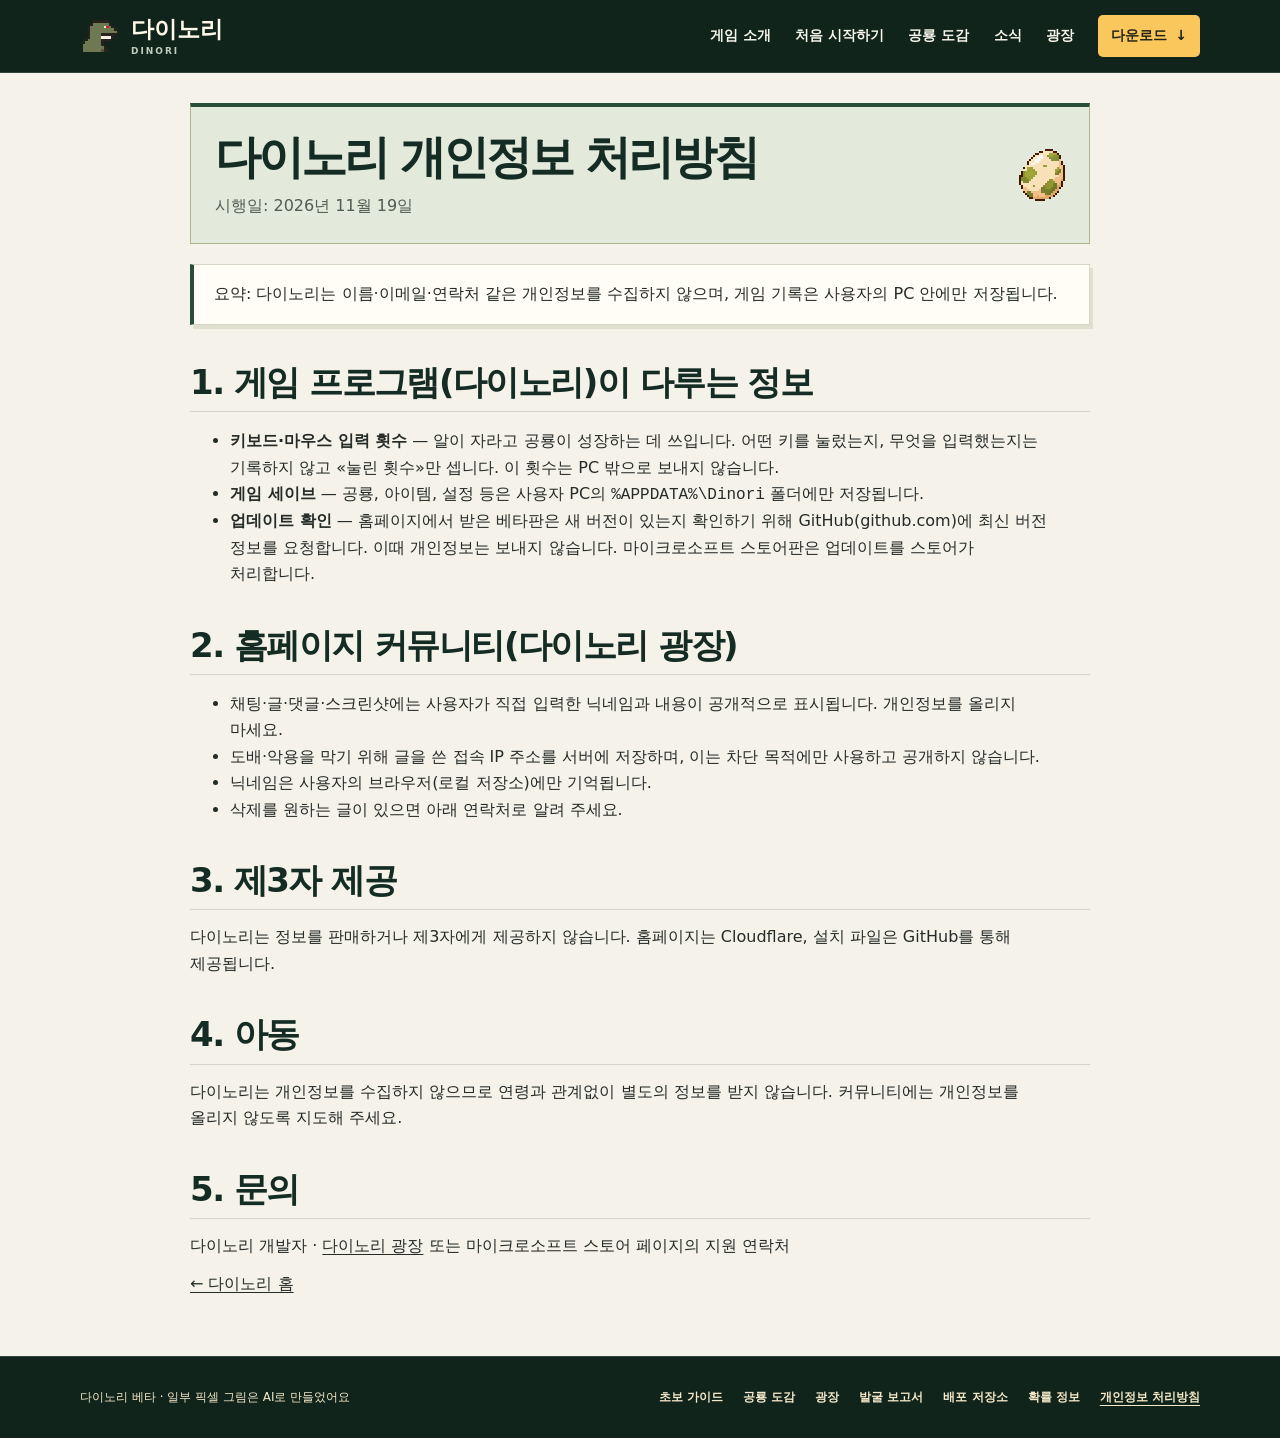
<file: site/privacy.html>
<!DOCTYPE html>
<html lang="ko">
<head>
<meta charset="utf-8">
<meta name="viewport" content="width=device-width, initial-scale=1">
<title>다이노리 개인정보 처리방침</title>
<link rel="icon" href="assets/favicon.png">
<link rel="stylesheet" href="assets/dinori.css">
</head>
<body class="privacy-page">
<a class="skip" href="#main">본문으로 건너뛰기</a>
<header class="mast"><div class="shell mast-inner">
  <a class="brand" href="index.html"><img src="assets/icon.png" alt="" width="42" height="42"><span>다이노리 <small>DINORI</small></span></a>
  <nav class="desktop-nav" aria-label="주 메뉴"><a href="index.html#game">게임 소개</a><a href="guide.html">처음 시작하기</a><a href="dex.html">공룡 도감</a><a href="reports.html">소식</a><a href="community.html">광장</a><a class="mast-download" href="index.html#download">다운로드 <span aria-hidden="true">↓</span></a></nav><details class="mobile-menu"><summary>메뉴</summary><nav aria-label="주 메뉴"><a href="index.html#game">게임 소개</a><a href="guide.html">처음 시작하기</a><a href="dex.html">공룡 도감</a><a href="reports.html">소식</a><a href="community.html">광장</a><a href="odds.html">확률 정보</a><a class="mast-download" href="index.html#download">다운로드 <span aria-hidden="true">↓</span></a></nav></details>
</div></header>
<main class="shell doc privacy-doc" id="main" tabindex="-1">
<div class="field-heading"><div><h1>다이노리 개인정보 처리방침</h1><p>시행일: 2026년 11월 19일</p></div><img src="assets/camp-egg.png" class="field-sprite" alt="" width="46" height="52"></div>
<div class="box">요약: 다이노리는 이름·이메일·연락처 같은 개인정보를 수집하지 않으며, 게임 기록은 사용자의 PC 안에만 저장됩니다.</div>

<h2>1. 게임 프로그램(다이노리)이 다루는 정보</h2>
<ul>
  <li><b>키보드·마우스 입력 횟수</b> — 알이 자라고 공룡이 성장하는 데 쓰입니다. 어떤 키를 눌렀는지, 무엇을 입력했는지는 기록하지 않고 «눌린 횟수»만 셉니다. 이 횟수는 PC 밖으로 보내지 않습니다.</li>
  <li><b>게임 세이브</b> — 공룡, 아이템, 설정 등은 사용자 PC의 <code>%APPDATA%\Dinori</code> 폴더에만 저장됩니다.</li>
  <li><b>업데이트 확인</b> — 홈페이지에서 받은 베타판은 새 버전이 있는지 확인하기 위해 GitHub(github.com)에 최신 버전 정보를 요청합니다. 이때 개인정보는 보내지 않습니다. 마이크로소프트 스토어판은 업데이트를 스토어가 처리합니다.</li>
</ul>

<h2>2. 홈페이지 커뮤니티(다이노리 광장)</h2>
<ul>
  <li>채팅·글·댓글·스크린샷에는 사용자가 직접 입력한 닉네임과 내용이 공개적으로 표시됩니다. 개인정보를 올리지 마세요.</li>
  <li>도배·악용을 막기 위해 글을 쓴 접속 IP 주소를 서버에 저장하며, 이는 차단 목적에만 사용하고 공개하지 않습니다.</li>
  <li>닉네임은 사용자의 브라우저(로컬 저장소)에만 기억됩니다.</li>
  <li>삭제를 원하는 글이 있으면 아래 연락처로 알려 주세요.</li>
</ul>

<h2>3. 제3자 제공</h2>
<p>다이노리는 정보를 판매하거나 제3자에게 제공하지 않습니다. 홈페이지는 Cloudflare, 설치 파일은 GitHub를 통해 제공됩니다.</p>

<h2>4. 아동</h2>
<p>다이노리는 개인정보를 수집하지 않으므로 연령과 관계없이 별도의 정보를 받지 않습니다. 커뮤니티에는 개인정보를 올리지 않도록 지도해 주세요.</p>

<h2>5. 문의</h2>
<p>다이노리 개발자 · <a href="community.html">다이노리 광장</a> 또는 마이크로소프트 스토어 페이지의 지원 연락처</p>
<p><a href="./">← 다이노리 홈</a></p>
</main>
<footer class="site-footer"><div class="shell"><span>다이노리 베타 · 일부 픽셀 그림은 AI로 만들었어요</span><nav aria-label="하단 메뉴"><a href="guide.html">초보 가이드</a><a href="dex.html">공룡 도감</a><a href="community.html">광장</a><a href="reports.html">발굴 보고서</a><a href="https://github.com/aksj548-prog/dinori-releases">배포 저장소</a><a href="odds.html">확률 정보</a><a href="privacy.html" aria-current="page">개인정보 처리방침</a></nav></div></footer>
</body>
</html>
</file>
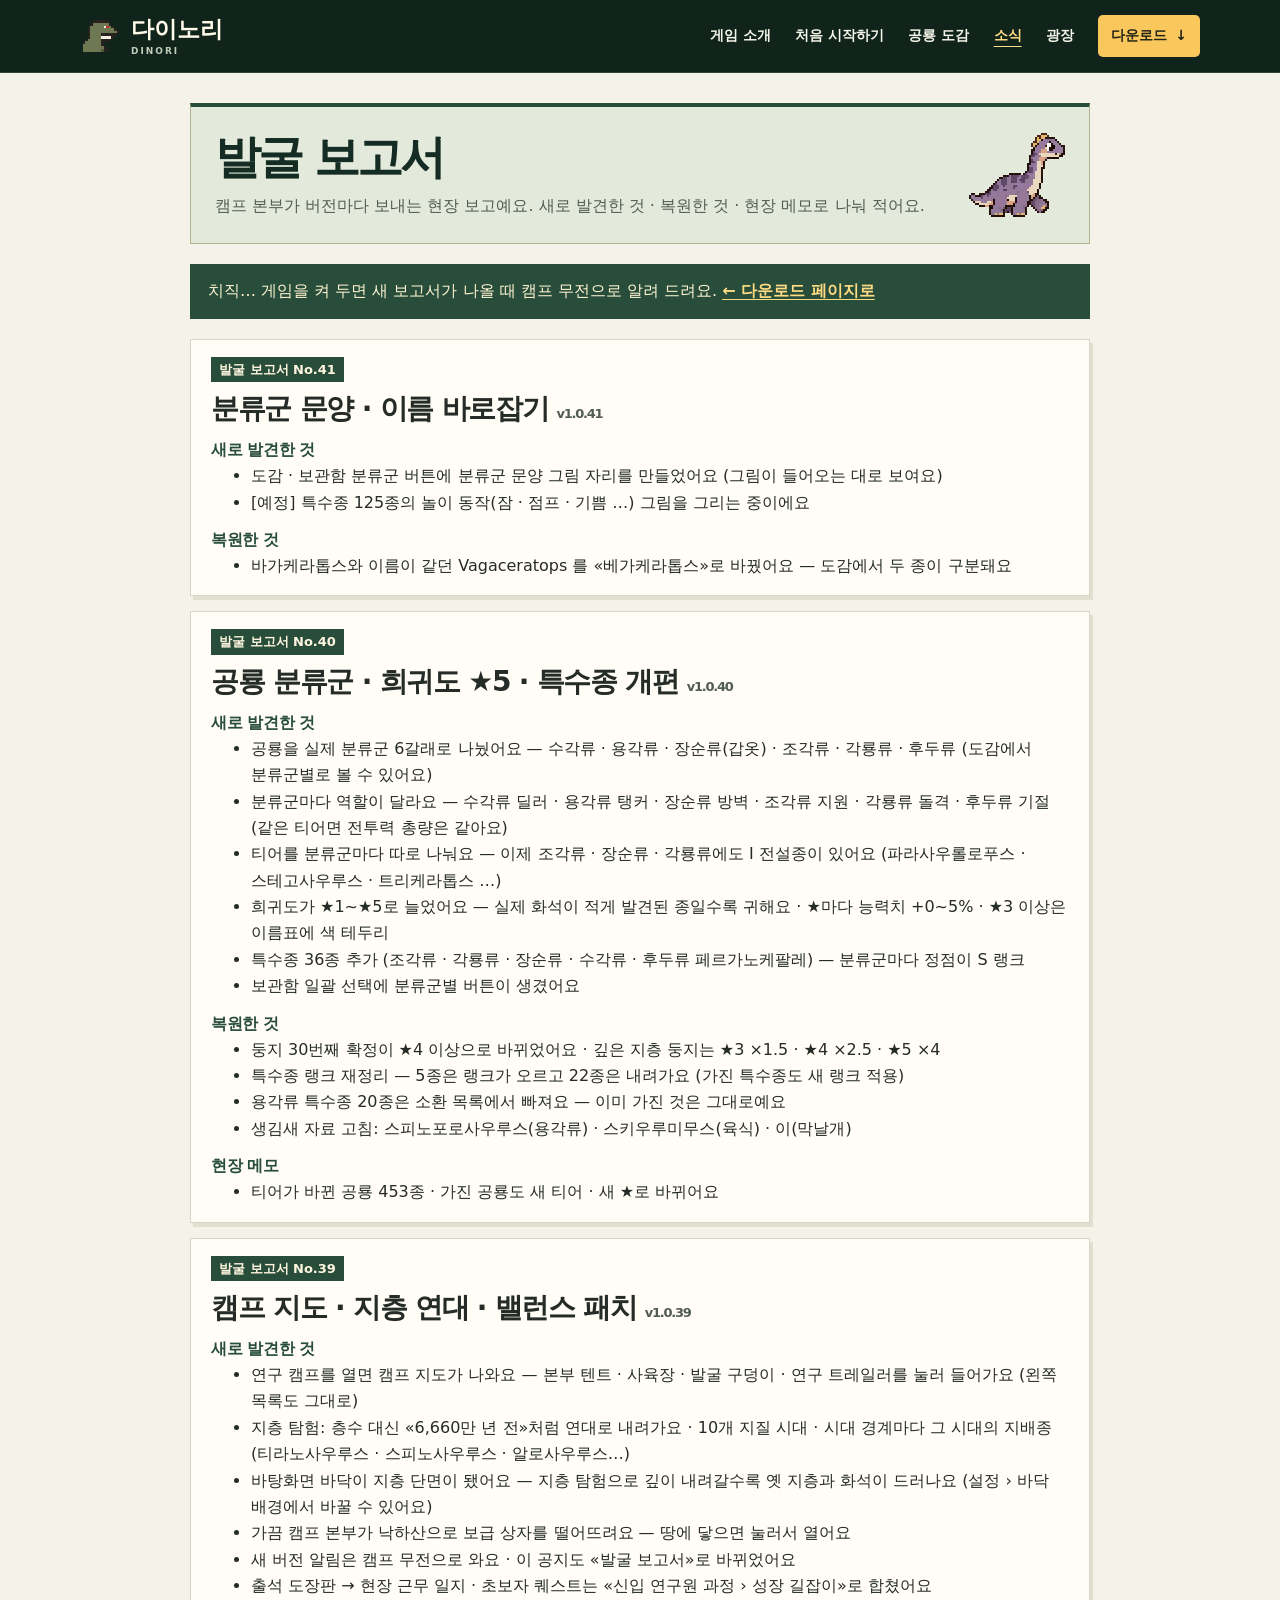
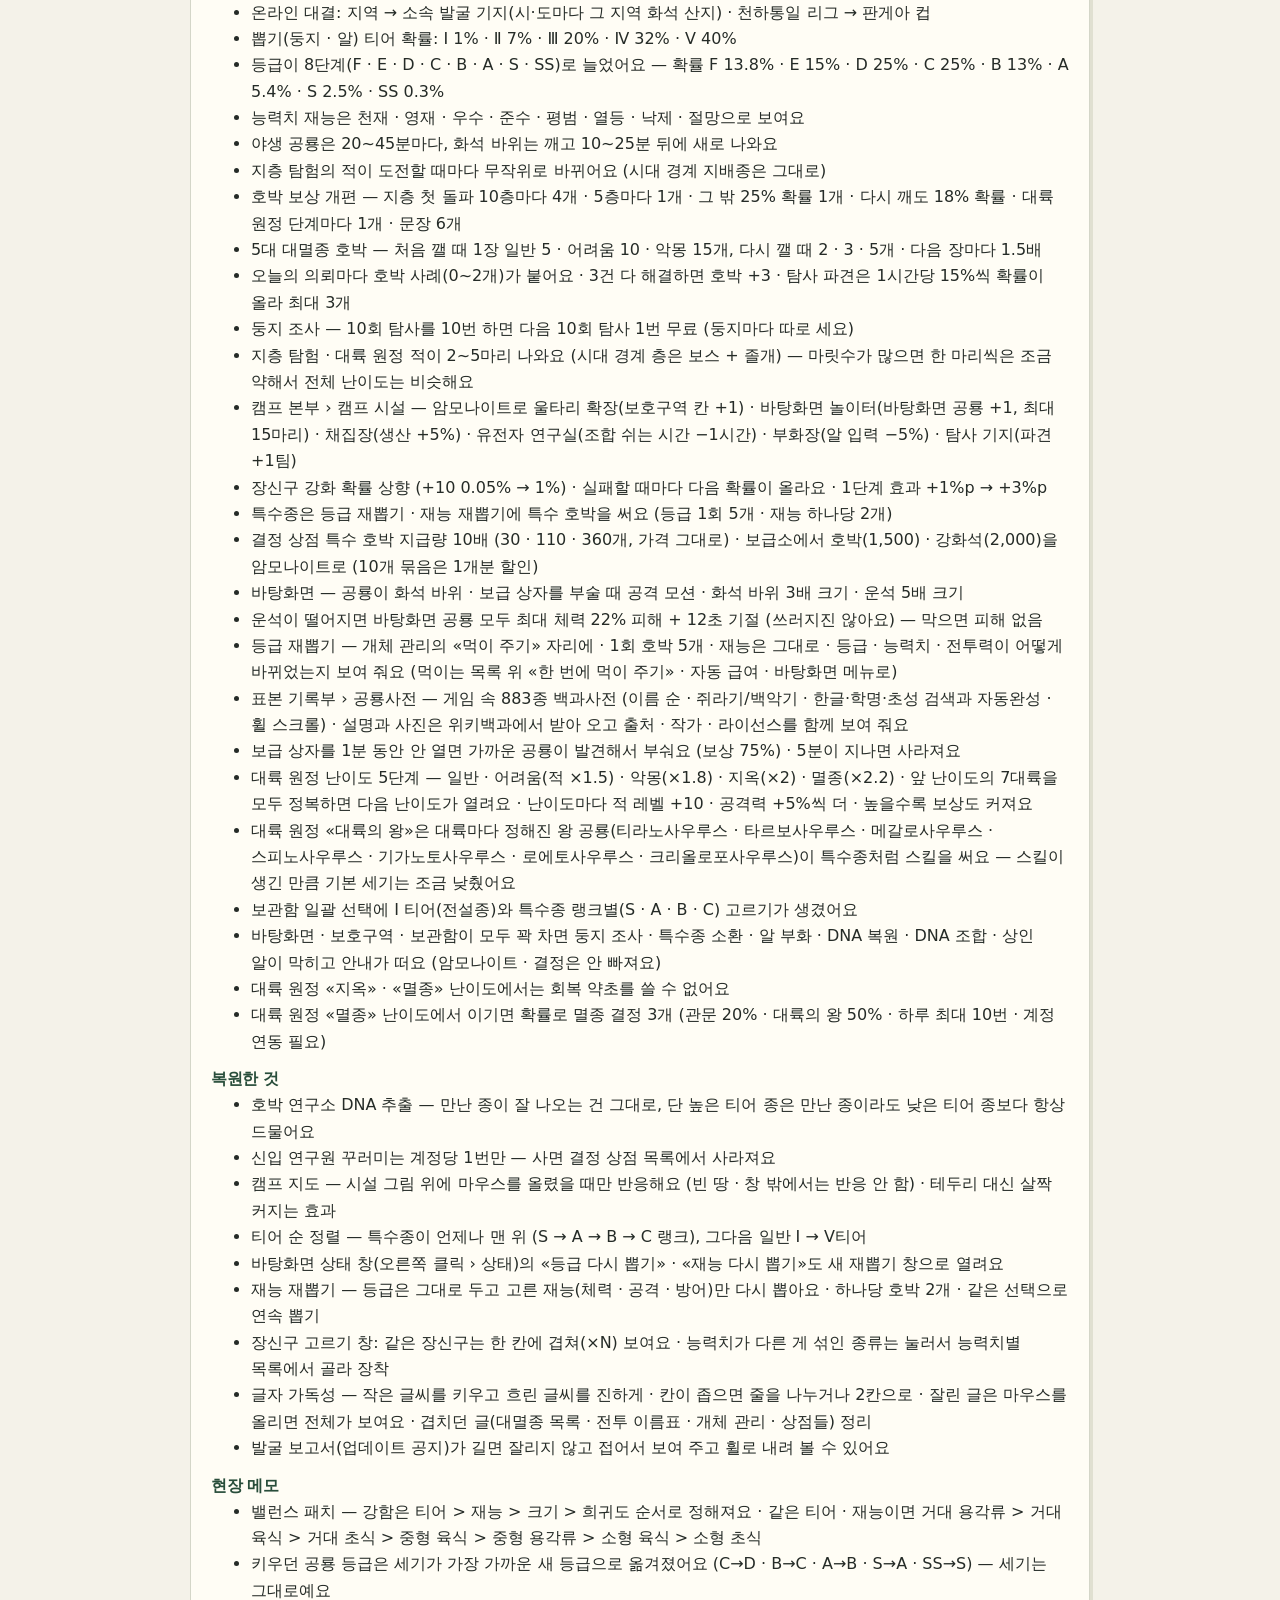
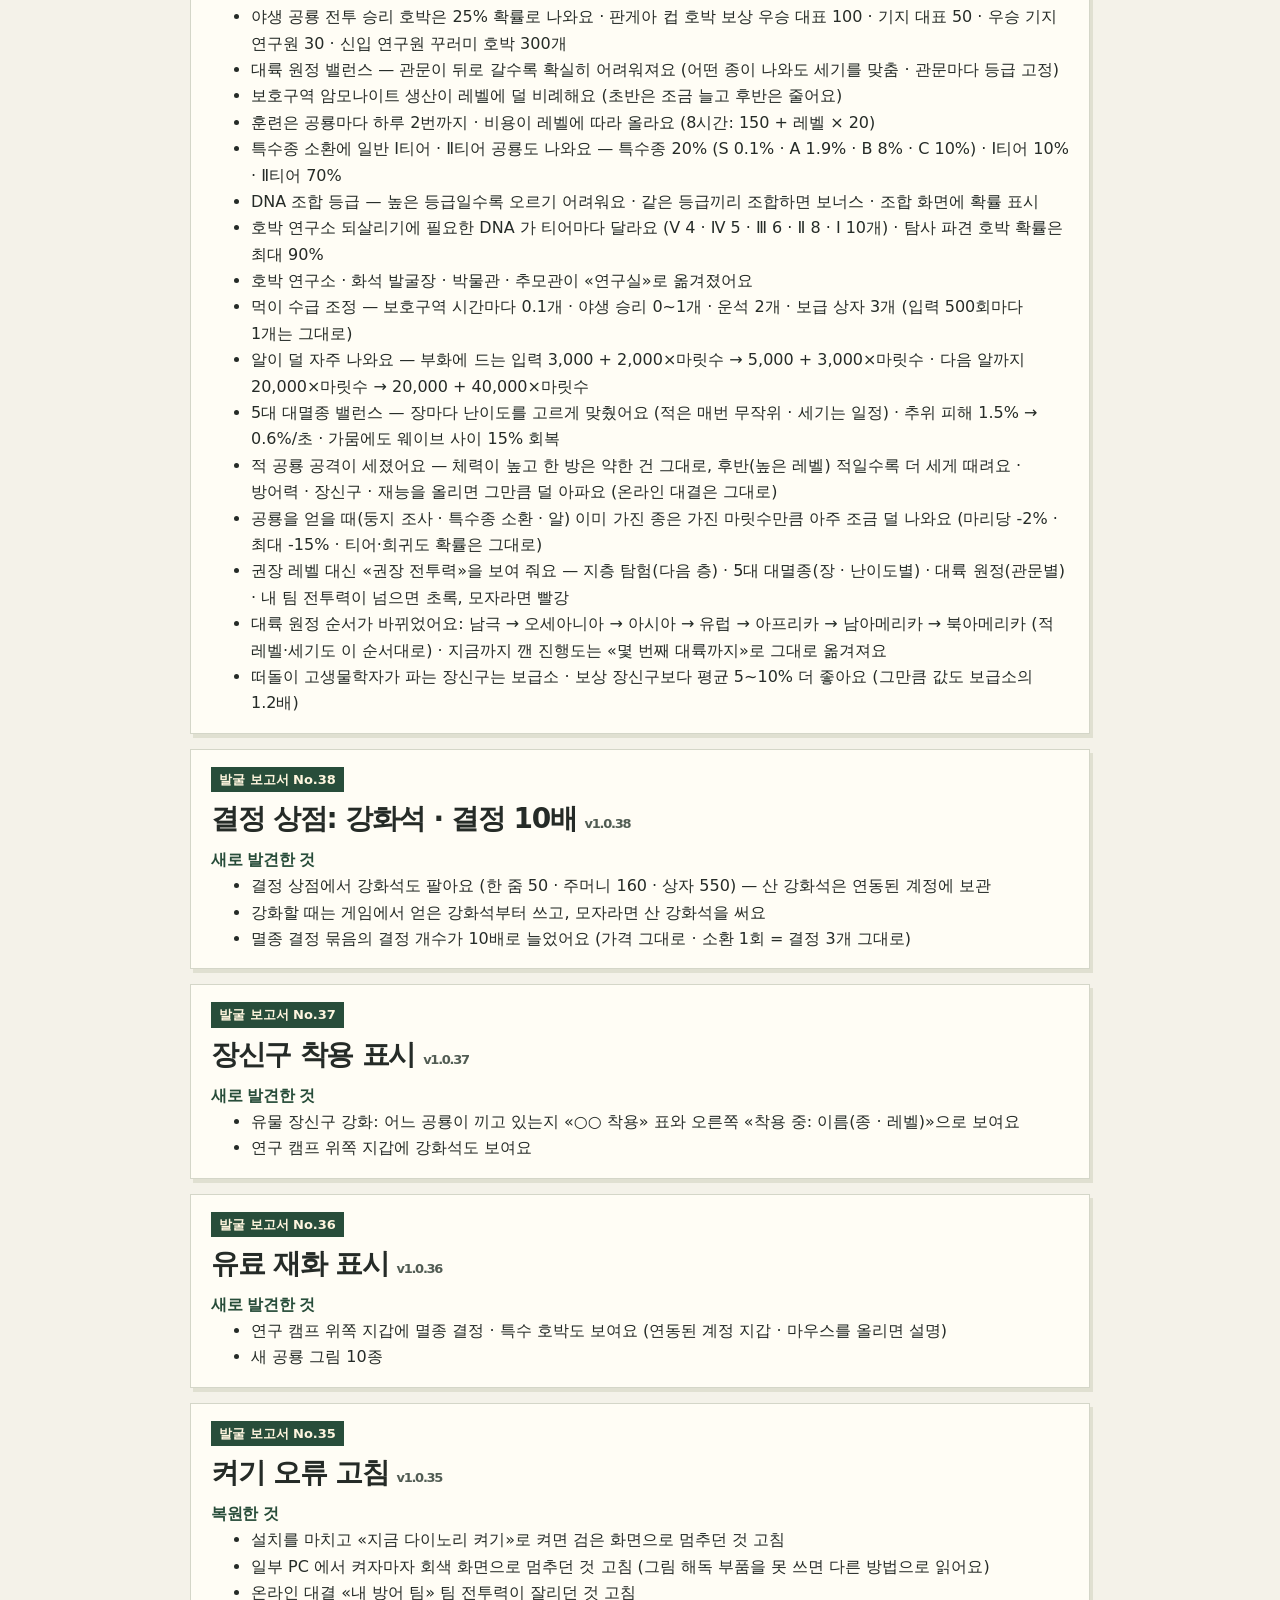
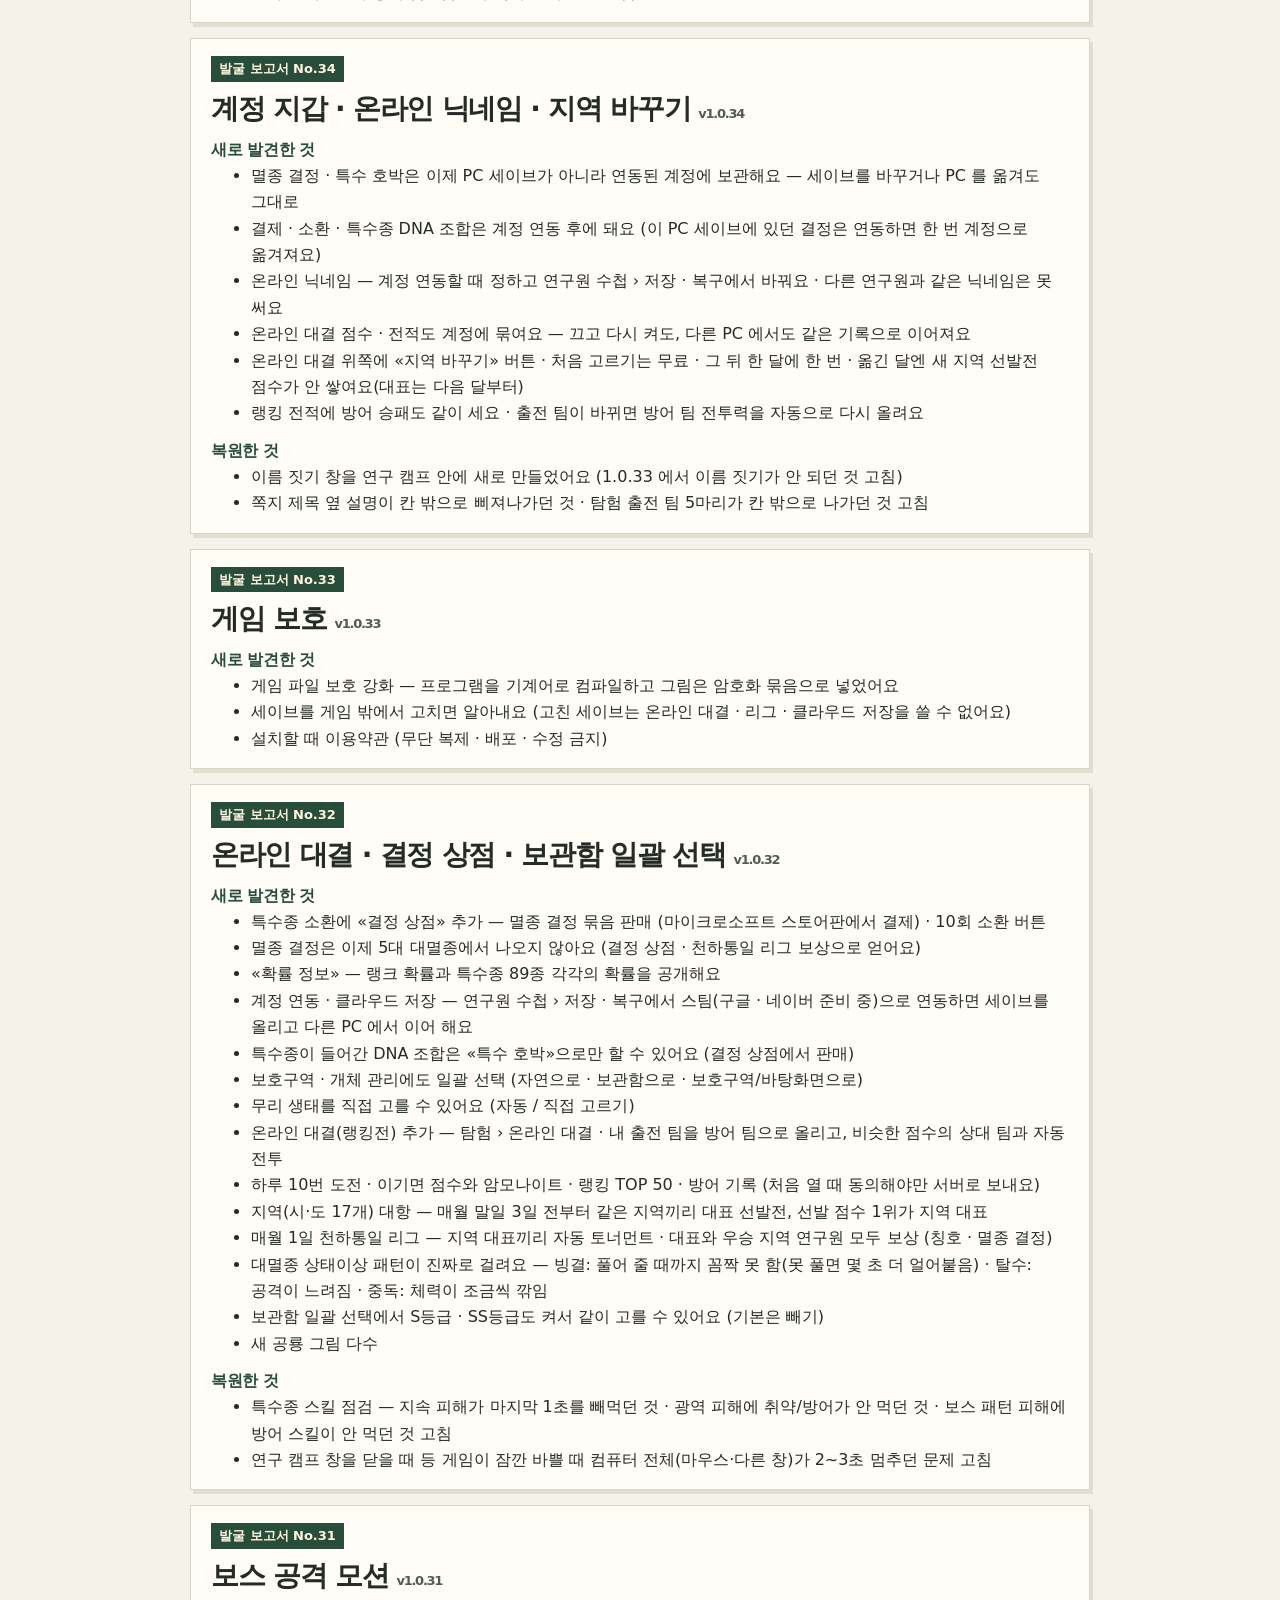
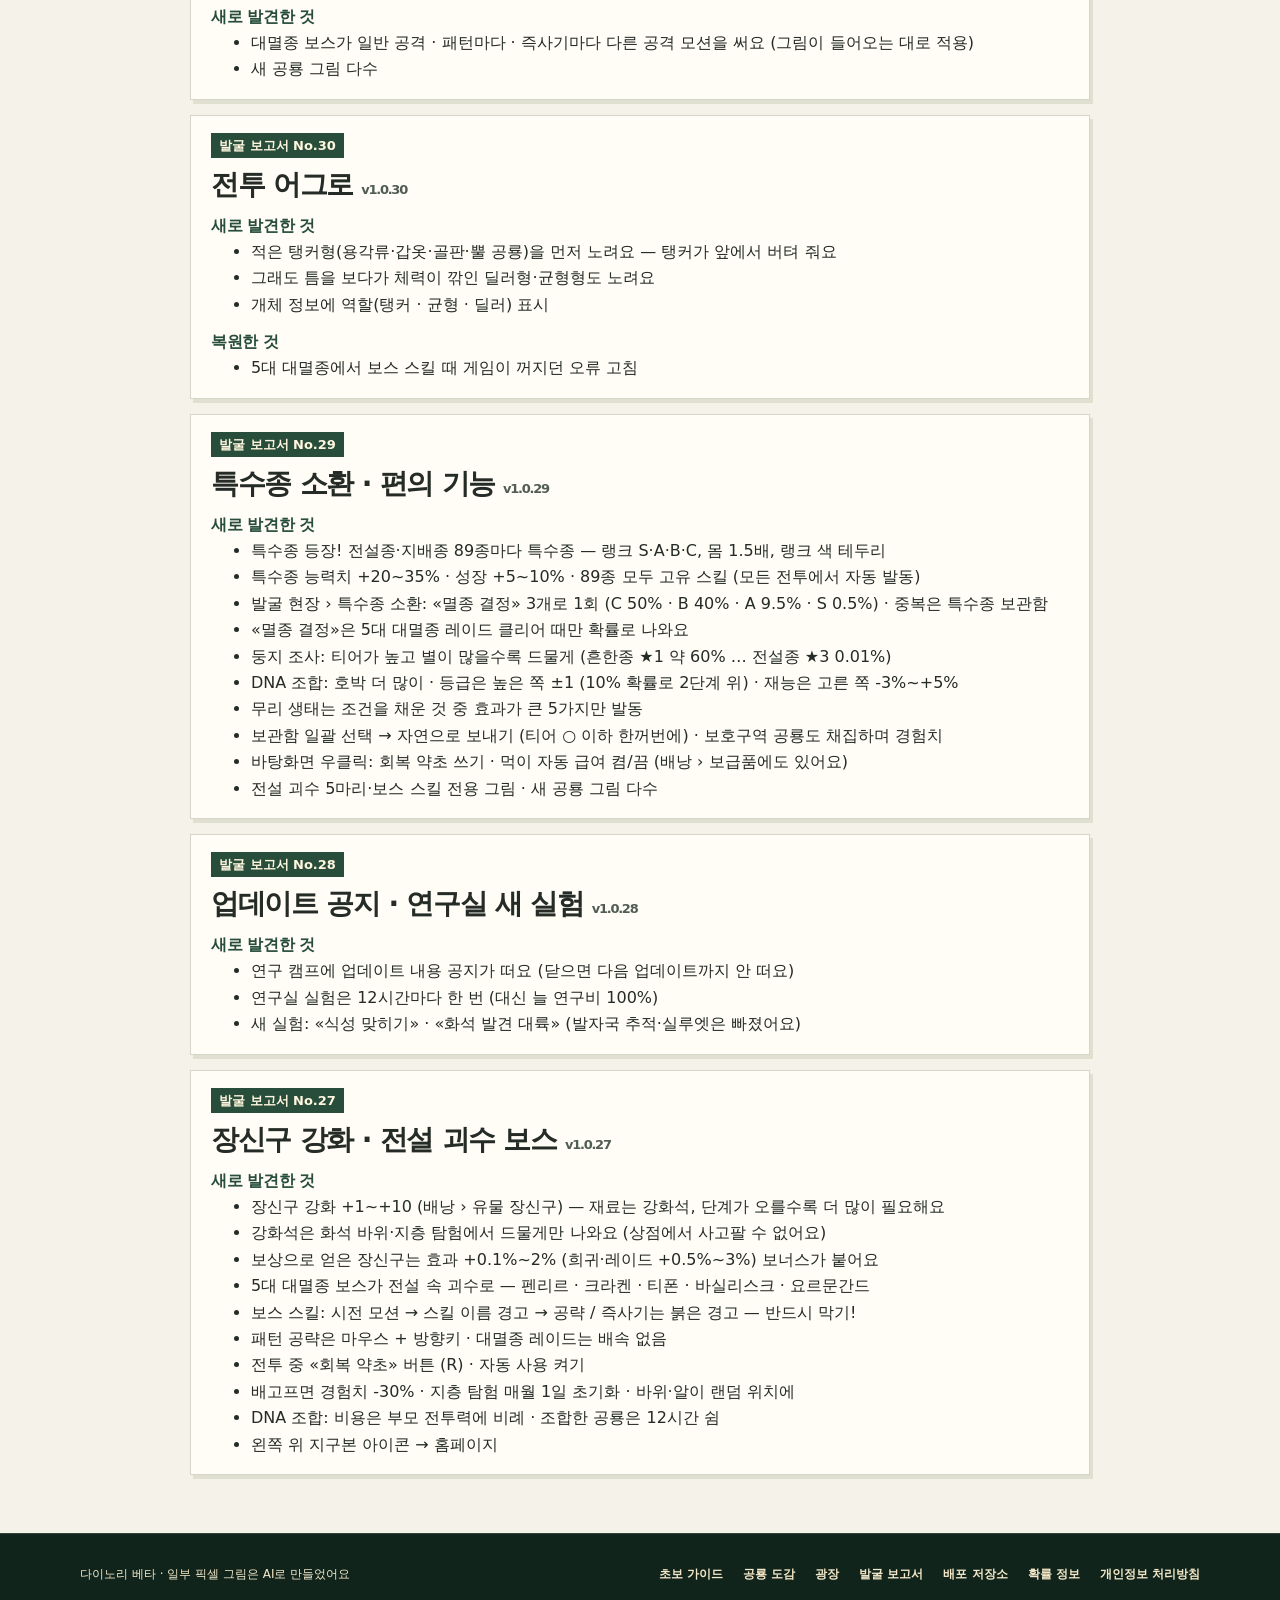
<file: site/reports.html>
<!DOCTYPE html>
<html lang="ko">
<head>
<meta charset="utf-8">
<meta name="viewport" content="width=device-width, initial-scale=1">
<title>다이노리 발굴 보고서</title>
<link rel="icon" href="assets/favicon.png">
<link rel="stylesheet" href="assets/dinori.css">
</head>
<body class="reports-page">
<a class="skip" href="#main">본문으로 건너뛰기</a>
<header class="mast"><div class="shell mast-inner">
  <a class="brand" href="index.html"><img src="assets/icon.png" alt="" width="42" height="42"><span>다이노리 <small>DINORI</small></span></a>
  <nav class="desktop-nav" aria-label="주 메뉴"><a href="index.html#game">게임 소개</a><a href="guide.html">처음 시작하기</a><a href="dex.html">공룡 도감</a><a href="reports.html" aria-current="page">소식</a><a href="community.html">광장</a><a class="mast-download" href="index.html#download">다운로드 <span aria-hidden="true">↓</span></a></nav><details class="mobile-menu"><summary>메뉴</summary><nav aria-label="주 메뉴"><a href="index.html#game">게임 소개</a><a href="guide.html">처음 시작하기</a><a href="dex.html">공룡 도감</a><a href="reports.html" aria-current="page">소식</a><a href="community.html">광장</a><a href="odds.html">확률 정보</a><a class="mast-download" href="index.html#download">다운로드 <span aria-hidden="true">↓</span></a></nav></details>
</div></header>
<main class="shell doc report-doc" id="main" tabindex="-1">
<div class="field-heading"><div><h1>발굴 보고서</h1><p class="lead">캠프 본부가 버전마다 보내는 현장 보고예요. 새로 발견한 것 · 복원한 것 · 현장 메모로 나눠 적어요.</p></div><img src="assets/brachio_w1.png" class="field-sprite" alt="" width="96" height="84"></div>
<div class="radio">치직… 게임을 켜 두면 새 보고서가 나올 때 캠프 무전으로 알려 드려요. <a href="index.html" class="radio-link">← 다운로드 페이지로</a></div>
<div id="list"><p>보고서를 불러오는 중…</p></div>
</main>
<footer class="site-footer"><div class="shell"><span>다이노리 베타 · 일부 픽셀 그림은 AI로 만들었어요</span><nav aria-label="하단 메뉴"><a href="guide.html">초보 가이드</a><a href="dex.html">공룡 도감</a><a href="community.html">광장</a><a href="reports.html">발굴 보고서</a><a href="https://github.com/aksj548-prog/dinori-releases">배포 저장소</a><a href="odds.html">확률 정보</a><a href="privacy.html">개인정보 처리방침</a></nav></div></footer>
<script>
  function el(tag, cls, text) { const e = document.createElement(tag); if (cls) e.className = cls; if (text) e.textContent = text; return e; }
  fetch('reports.json', {cache: 'no-cache'}).then(r => r.ok ? r.json() : []).then(list => {
    const box = document.getElementById('list');
    box.textContent = '';
    for (const rep of list) {
      const card = el('article', 'report');
      card.id = 'v' + rep.version;
      card.append(el('span', 'no', '발굴 보고서 No.' + rep.no));
      const h = el('h2', '', rep.title);
      h.append(el('span', 'v', 'v' + rep.version));
      card.append(h);
      let ul = null;
      for (const line of rep.text.split('\n').slice(1)) {
        if (line.startsWith('[')) { card.append(el('h3', '', line.replace(/^\[|\]$/g, ''))); ul = el('ul'); card.append(ul); }
        else if (ul) ul.append(el('li', '', line.replace(/^· /, '')));
      }
      box.append(card);
    }
    if (!list.length) box.append(el('p', '', '아직 보고서가 없어요.'));
  }).catch(() => { document.getElementById('list').textContent = '보고서를 불러오지 못했어요.'; });
</script>
</body>
</html>
</file>
<file: site/assets/dinori.css>
@charset "UTF-8";
:root {
  --ink:#302618; --muted:#685a44; --paper:#fff9e9; --cream:#f6e9ca; --line:#dfcfae;
  --green:#334938; --dark-green:#26392b; --gold:#f5ca69; --surface:#fffcf3;
  --display:Galmuri11,"Malgun Gothic",sans-serif;
}
* {box-sizing:border-box}
html {scroll-behavior:smooth}
body {margin:0;color:var(--ink);background:var(--paper);font:16px/1.65 system-ui,"Malgun Gothic",sans-serif;word-break:keep-all;overflow-wrap:anywhere}
a {color:inherit}
img {max-width:100%;vertical-align:middle}
h1,h2,h3,p,figure {margin:0}
h1,h2,h3,.brand,.eyebrow {font-family:var(--display);line-height:1.25}
h2 {font-size:clamp(24px,3vw,34px);letter-spacing:-.045em}
h3 {font-size:19px;letter-spacing:-.025em}
[hidden] {display:none!important}
:focus-visible {outline:3px solid #a95816;outline-offset:4px}
.skip {position:absolute;z-index:10;left:12px;top:12px;transform:translateY(-150%);background:var(--surface);padding:10px}
.skip:focus {transform:none}
.shell {width:min(1120px,calc(100% - 64px));margin-inline:auto}
.mast {background:var(--surface);border-bottom:1px solid var(--line)}
.mast-inner {min-height:73px;display:flex;align-items:center;justify-content:space-between;gap:12px}
.brand {display:inline-flex;gap:9px;align-items:center;font-size:23px;font-weight:800;text-decoration:none;white-space:nowrap}
.brand img,.pet,.feature-art img,.daily img,.plaza-inner img {image-rendering:pixelated}
.brand small {display:block;color:#796548;letter-spacing:.22em;font:800 9px/1.2 system-ui,sans-serif;margin-top:3px}
.mast nav,.site-footer nav {display:flex;align-items:center;gap:clamp(14px,3vw,36px);font-size:14px;font-weight:700}
.mast nav a,.site-footer a {text-decoration:none}
.mast nav a:hover,.site-footer a:hover,.plaza-inner a:hover {text-decoration:underline;text-underline-offset:4px}
.hero {display:grid;grid-template-columns:minmax(0,.91fr) minmax(0,1.09fr);align-items:center;gap:clamp(28px,5vw,65px);padding-block:68px 75px}
.eyebrow {display:inline-flex;align-items:center;gap:9px;border:1px solid #e6cb8d;background:#faedca;padding:7px 10px;color:#654817;font-size:13px;font-weight:800;letter-spacing:.045em}
.eyebrow i,.camp-window figcaption i {display:inline-block;width:8px;height:8px;background:#759656;box-shadow:2px 2px #d0d8a3}
.intro h1 {font-size:clamp(41px,5.3vw,76px);margin:21px 0 15px;letter-spacing:-.07em;line-height:1.12}
.intro h1 em {font-style:normal;color:#3d6041}
.intro p,.section-head p,.card p,.daily p,.steps p {color:var(--muted)}
.intro > p {font-size:clamp(15px,1.5vw,18px)}
.actions {display:flex;align-items:center;flex-wrap:wrap;gap:12px;margin-top:25px}
.button {min-height:49px;display:inline-flex;align-items:center;justify-content:center;gap:9px;padding:9px 15px;border:2px solid var(--ink);font-weight:800;font-size:14px;text-decoration:none;box-shadow:3px 4px 0 var(--ink);transition:background .15s,transform .15s}
.button:hover {transform:translateY(-2px)}
.primary {background:var(--gold);color:var(--ink)}
.primary:hover {background:#ffdc88}
.secondary {background:var(--surface)}
.secondary:hover {background:#f8edcf}
.button span {font-size:18px;line-height:1}
.intro .platform {font-size:12px;margin-top:15px}
.camp-window {border:3px solid var(--ink);padding:5px;background:#e9cea1;box-shadow:7px 8px 0 #d8c5a1}
.window-bar,.camp-window figcaption {display:flex;align-items:center;justify-content:space-between;min-height:34px;padding:3px 9px;gap:6px;font-size:12px;font-weight:750}
.lights {display:flex;gap:5px}
.lights i {width:7px;height:7px;background:#976049}
.lights i:nth-child(2) {background:#b2813d}
.lights i:nth-child(3) {background:#597845}
.camp-scene {position:relative;overflow:hidden;border:2px solid var(--ink);aspect-ratio:1.65;background:#637b49 url(bg_camp_day.jpg) center 64%/cover}
.night .camp-scene {background-image:url(bg_camp_night.jpg)}
.camp-window figcaption {background:#f5e5bd;min-height:34px}
.camp-window figcaption i {margin-right:6px}
.pet {position:absolute;bottom:9%;width:22%;filter:drop-shadow(2px 4px 0 #3a29184c);animation:bob 2.4s steps(1,end) infinite}
.pet-1 {left:8%}
.pet-2 {left:39%;bottom:13%;animation-delay:-.6s}
.pet-3 {right:7%;width:20%;transform:scaleX(-1);animation-name:bob-left;animation-delay:-1.2s}
@keyframes bob {50% {transform:translateY(-3px)}}
@keyframes bob-left {50% {transform:translateY(-4px) scaleX(-1)}}
.plaza-band {background:var(--green);color:#fff5d7;border-block:3px solid var(--dark-green)}
.plaza-inner {display:grid;grid-template-columns:auto 1fr auto;align-items:center;gap:16px;min-height:86px;padding-block:14px}
.plaza-inner img {object-fit:contain}
.plaza-inner strong,.daily strong {font-family:var(--display);font-size:18px}
.plaza-inner p {font-size:13px;color:#ebdbb1}
.plaza-inner a {color:#ffe08c;font-size:14px;font-weight:750;text-decoration:none}
.section {padding-block:65px}
.section-head {display:flex;align-items:center;gap:13px;margin-bottom:25px}
.section-head img {object-fit:contain;image-rendering:pixelated;flex:none}
.section-head p {margin-top:7px;font-size:15px}
.features {display:grid;grid-template-columns:repeat(4,minmax(0,1fr));gap:16px}
.card {background:var(--surface);border:2px solid #bba783;box-shadow:3px 4px 0 #e4d3b1;overflow:hidden}
.feature-art {height:130px;display:flex;align-items:center;justify-content:center;gap:4%;background-size:cover;background-position:center;border-bottom:2px solid #bba783}
.feature-art img {width:32%;height:70%;object-fit:contain}
.nursery {background:#efce8b}
.nursery img:last-child {width:45%}
.lab {background:#dbe3ba;gap:1%}
.lab img {width:21%;height:70%}
.expedition {background-image:url(map_continent.jpg)}
.raid {background-image:url(raid_5.jpg)}
.raid img {width:28%;filter:drop-shadow(2px 3px 0 #302618aa)}
.card-copy {padding:16px}
.card p,.steps p {font-size:14px;margin-top:7px}
.daily {margin-top:24px;border:1px solid var(--line);background:#f5ebce;display:flex;align-items:center;gap:16px;padding:12px 17px}
.daily img {width:55px;flex:none}
.daily p {font-size:14px}
.install {background:#f3e7ca;border-block:1px solid var(--line)}
.steps {margin:0;padding:0;list-style:none;display:grid;grid-template-columns:repeat(3,minmax(0,1fr));gap:12px}
.steps li {display:flex;align-items:flex-start;gap:12px;background:var(--surface);border:1px solid #d8c59e;padding:18px}
.steps b {display:grid;place-items:center;min-width:29px;height:29px;background:#e5ebcc;color:#2f5137;font:700 16px var(--display)}
.filename {font:12px ui-monospace,monospace}
.faq details {border-bottom:1px solid var(--line);max-width:800px}
.faq details:first-of-type {border-top:1px solid var(--line)}
.faq summary {cursor:pointer;min-height:54px;padding:13px 6px;font-weight:700}
.faq details p {padding:0 6px 15px;color:var(--muted);font-size:14px}
.download {background:var(--green);color:var(--paper);border-block:3px solid var(--dark-green)}
.download-inner {display:grid;grid-template-columns:auto 1fr auto;align-items:center;gap:20px;padding-block:31px}
.download-inner img {width:96px;image-rendering:pixelated}
.download-inner p {color:#ebdbb1;margin-top:5px}
.release-notes {grid-column:2/-1;border-top:1px solid #87947c;padding-top:12px}
.release-notes p {white-space:pre-line}
.site-footer {background:#27382a;color:#f4e8c8;font-size:12px;padding-block:24px}
.site-footer .shell {display:flex;justify-content:space-between;flex-wrap:wrap;gap:10px}
.site-footer nav {font-size:12px;gap:15px}
@media (max-width:950px) {.features {grid-template-columns:repeat(2,minmax(0,1fr))}.hero {gap:30px}.wide {display:none}}
@media (max-width:700px) {
  .shell {width:calc(100% - 36px)}
  .hero {grid-template-columns:1fr;padding-block:36px 44px}
  .intro h1 {font-size:clamp(43px,10vw,66px)}
  .camp-window {margin-right:6px}
  .section {padding-block:45px}
  .steps {grid-template-columns:1fr}
  .download-inner {grid-template-columns:auto 1fr;gap:14px}
  .download-inner .button {grid-column:2;justify-self:start}
  .download-inner img {width:60px}
}
@media (max-width:410px) {
  .mast nav {gap:10px;font-size:12px}
  .brand {font-size:19px;gap:4px}
  .brand img {width:34px;height:34px}
  .plaza-inner {gap:9px}
  .plaza-inner img {width:40px}
  .plaza-inner a {font-size:12px}
  .features {gap:12px}
  .feature-art {height:94px}
  .card-copy {padding:11px}
  .card-copy h3 {font-size:16px}
  .card-copy p {font-size:13px}
}
@media (prefers-reduced-motion:reduce) {
  html {scroll-behavior:auto}
  *,*::before,*::after {animation:none!important;transition:none!important}
}

.intro h1 .brandline{display:block;font-size:.42em;letter-spacing:-.02em;color:#7a5a24;margin-bottom:6px}.about{max-width:860px}.about p{color:var(--muted);margin-top:10px}.about a{font-weight:700}

/* Dinori research camp */
:root {
  --ink:#2a291b; --muted:#5c5544; --paper:#fbf3df; --cream:#f1e4c4;
  --line:#c9bb98; --surface:#fffbef; --green:#304b36; --dark-green:#21372a;
  --gold:#f6c65a; --olive:#e5ead0; --shadow:#decda9;
  --display:"Malgun Gothic",system-ui,sans-serif;
}
body {
  min-height:100vh; display:flex; flex-direction:column;
  background:var(--paper) radial-gradient(#8c734a24 1px,transparent 1px) 0 0/16px 16px;
}
body>main {flex:1}
main {min-width:0}
[id] {scroll-margin-top:1rem}
button,input,textarea,select {font:inherit;color:inherit}
:focus-visible {outline:3px solid #9b461a;outline-offset:3px}
.mast :focus-visible,.site-footer :focus-visible,.download :focus-visible,.plaza-band :focus-visible {
  outline-color:#ffe29a;
}
.skip {border:2px solid var(--ink);font-weight:800}
.mast {color:#fff6df;background:var(--dark-green);border-bottom:4px solid #b99e61}
.mast-inner {min-height:72px}
.brand img {width:42px;height:42px}
.brand small {color:#e5cb90}
.mast nav,.site-footer nav {flex-wrap:wrap;gap:5px 20px}
.mast nav a {padding:8px 0}
.mast [aria-current] {color:#ffdf87;border-bottom:2px solid currentColor}
.site-footer {margin-top:auto;padding-block:26px;border-top:4px solid #b99e61}
.site-footer nav a {padding-block:5px}
.site-footer [aria-current] {text-decoration:underline;text-underline-offset:4px}
.site-footer .shell {align-items:center;column-gap:24px}
.hero {padding-block:65px 64px;align-items:center}
.hero .intro {min-width:0}
.intro h1 {font-weight:900;letter-spacing:-.08em}
.intro h1 .brandline {color:#71531f;font-size:.36em}
.eyebrow {border-color:#bc9a58}
.button.primary {min-height:55px;padding-inline:19px;font-size:16px;background:var(--gold);box-shadow:4px 5px 0 var(--ink)}
.button.primary:hover {background:#ffdf88}
.camp-window {background:#ead6a7;border-color:#3b3827;box-shadow:7px 8px 0 #b7a175}
.window-bar {background:var(--dark-green);color:#fff2d2;padding-inline:12px}
.camp-window figcaption {padding-inline:12px}
.camp-scene {aspect-ratio:1.55}
.pet.pet-1 {width:82px;height:auto;left:8%}
.pet.pet-2 {width:110px;height:auto;left:37%;bottom:11%}
.pet.pet-3 {width:80px;height:auto;right:9%}
.plaza-inner {min-height:79px}
.about {max-width:1120px;padding-block:38px 26px}
.about p {max-width:820px}
.about .section-head {margin-bottom:12px}
.about+#game {padding-top:24px}
.card,.steps li,.daily {border:1px solid var(--line);box-shadow:3px 4px 0 var(--shadow)}
.card {border-top:3px solid #63774e}
.feature-art {border-bottom:1px solid var(--line)}
.install {background:#ecdfbc}
.faq details {background:var(--surface);padding-inline:15px}
.download-inner .release-notes {padding:14px;border:1px solid #8e9b80;background:#273f30}

/* Shared document pages. Specificity also covers the generator's legacy styles. */
body main.doc {
  --doc-art:url(brachio_w1.png);--art-size:96px 84px;
  padding-block:30px 58px;
}
body main.doc:has(.dexbar) {--doc-art:url(raptor_w1.png);--art-size:86px 56px}
body main.doc:has([id="summon"]) {--doc-art:url(camp-egg.png);--art-size:46px 52px}
body main.doc>.crumb {margin-bottom:15px;color:var(--muted)}
body main.doc>h1, .field-heading {
  padding:24px 130px 24px 24px;background-color:var(--olive);
  border:1px solid #aeb68d;border-top:4px solid var(--green);margin:0;
}
body main.doc>h1 {
  background-image:var(--doc-art);background-repeat:no-repeat;
  background-size:var(--art-size);background-position:right 22px center;
  image-rendering:pixelated;border-bottom:0;
}
body main.doc>h1, .field-heading h1,.banner h1 {
  color:var(--dark-green);font-size:clamp(27px,4vw,46px);line-height:1.15;letter-spacing:-.065em;
}
body main.doc>h1+.lead {
  max-width:none;margin:0 0 24px;padding:0 24px 21px;
  background:var(--olive);border:1px solid #aeb68d;border-top:0;
}
body main.doc .lead,.field-heading p {color:var(--muted);font-size:16px}
.field-heading {display:flex;justify-content:space-between;align-items:center;gap:20px;padding-right:24px;margin-bottom:20px}
.field-heading p {margin:9px 0 0}
.field-sprite,.banner-art {image-rendering:pixelated;flex:none;max-width:none}
body main.doc>h2 {margin:36px 0 14px;padding-bottom:8px;border-bottom:1px solid var(--line);color:var(--dark-green)}
body main.doc>h3 {margin-top:23px;color:var(--dark-green)}
body main.doc>p:not(.crumb,.lead),body main.doc>ul,body main.doc>ol {max-width:85ch}
body main.doc>p+p {margin-top:12px}
body main.doc a {text-underline-offset:3px}
body main.doc .toc {
  max-width:none;background:var(--surface);border:1px solid var(--line);
  border-left:4px solid #63774e;box-shadow:3px 4px 0 var(--shadow);
  padding:15px 20px;margin:22px 0 30px;
}
.doc .toc ol {margin:6px 0 0;columns:2;column-gap:36px}
.doc .toc li {break-inside:avoid;padding-block:3px}
body main.doc .tip {max-width:none;color:var(--ink);background:var(--olive);border-left:4px solid #657e4c}
body main.doc table.t {margin:14px 0 24px;background:var(--surface);border-collapse:separate;border-spacing:0;border:1px solid var(--line)}
body main.doc table.t th,body main.doc table.t td {padding:9px 12px;border-bottom:1px solid #dfd4b8;vertical-align:top}
body main.doc table.t th {font-family:var(--display);background:var(--green);color:#fff5dd;text-align:left}
table.t tr:nth-child(even) td {background:#f5ecd7}
table.t tr:hover td {background:#e9ebd2}
table.t td {font-variant-numeric:tabular-nums}
table.t tr:last-child td {border-bottom:0}
.table-scroll {max-width:100%;overflow-x:auto;overscroll-behavior-inline:contain;margin:14px 0 24px}
body main.doc .table-scroll table.t {margin:0}
.table-scroll:focus-visible {outline-offset:-3px}
body main.doc table.dex {min-width:850px}
.dex td:nth-child(2),.dex td:nth-child(3),.dex td:nth-child(9) {min-width:114px}
.dex td:nth-child(9) {width:27%}
.dex td:nth-child(5),.dex td:nth-child(7) {white-space:nowrap}
body main.doc .tier {background:var(--green)!important;color:#fff6df;border-radius:2px;font-size:13px}
body main.doc .tier[title="전설종"] {background:#775018!important}
body main.doc .tier[title="지배종"] {background:#803c37!important}
body main.doc .tier[title="강자종"] {background:#4e4977!important}
body main.doc .tier[title="흔한종"] {background:#545647!important}
body main.doc .dexbar {
  background:var(--olive);border:1px solid #aeb68d;padding:10px 12px;
  gap:7px;box-shadow:0 3px 0 #d7d3b0;z-index:3;
}
body main.doc .dexbar input,body main.doc .dexbar button {border:1px solid #776e52;min-height:42px}
body main.doc .dexbar input {flex:1;min-width:220px}
body main.doc .dexbar button[aria-pressed=true] {background:var(--green);color:#fff5dd}
.dexbar #cnt {padding-inline:5px;white-space:nowrap}
@media (max-width:960px) {
  body main.doc>.dex {
    display:block;min-width:0;width:100%;overflow-x:auto;overscroll-behavior-inline:contain;
  }
  body main.doc>.dex th,body main.doc>.dex td {min-width:78px}
  body main.doc>.dex td:nth-child(2),body main.doc>.dex td:nth-child(3) {min-width:120px}
  body main.doc>.dex td:nth-child(9) {min-width:225px}
}

/* Field reports and privacy */
.reports-page .report-doc,.privacy-page .privacy-doc {max-width:900px}
.radio {background:var(--green);color:#fff4d2;padding:14px 18px;margin-bottom:20px}
.radio a {color:#ffdc83;font-weight:800}
#list {display:grid;gap:15px}
.report,.privacy-doc .box {
  padding:16px 20px;background:var(--surface);border:1px solid var(--line);
  box-shadow:3px 4px 0 var(--shadow);
}
.report .no {display:inline-block;padding:2px 8px;background:var(--green);color:#fff6df;font-size:13px;font-weight:800}
.report h2 {font-size:clamp(19px,3vw,28px);margin:9px 0}
.report .v {display:inline-block;margin-inline-start:8px;color:var(--muted);font:700 13px/1.4 system-ui,sans-serif}
.report h3 {font-size:16px;color:var(--green);margin:14px 0 3px}
.report ul {margin:0}
.privacy-doc .box {border-left:4px solid var(--green)}

/* Plaza */
.plaza-page .banner {background:var(--olive);border-bottom:1px solid #aeb68d}
.banner .shell {display:flex;justify-content:space-between;align-items:center;gap:14px;padding-block:25px}
.banner p {margin-top:9px;color:var(--muted)}
.plaza-main {padding-block:19px 35px}
.workbench,.who,.plaza-page .tabs,.plaza-page .bar {
  display:flex;align-items:center;gap:8px;flex-wrap:wrap;
}
.workbench {justify-content:space-between;margin-bottom:15px}
.who {background:var(--olive);padding:6px 8px;border:1px solid #aeb68d}
.who label {font-size:13px;font-weight:800}
.online {font-size:13px;background:var(--green);color:#fff6df;padding:3px 6px}
.plaza-page .btn,.plaza-page .tabs button {
  background:var(--gold);border:1px solid #776e52;cursor:pointer;padding:7px 11px;font-weight:800;min-height:42px;
}
.plaza-page .tabs button,.plaza-page .btn.ghost {background:var(--surface)}
.plaza-page .tabs button.on {background:var(--green);color:#fff6df}
.plaza-page .btn:hover {background:#ffe39c}
.plaza-page .btn:disabled {background:var(--cream);color:var(--muted);cursor:default}
.plaza-page .btn.small {font-size:13px;padding:4px 8px;min-height:34px}
.plaza-page input[type=text],.plaza-page textarea,.plaza-page select {
  background:var(--surface);border:1px solid #776e52;padding:8px 10px;width:100%;min-width:0;
}
.plaza-page .who input {width:125px;padding:4px 8px}
.plaza-page textarea {min-height:120px;resize:vertical}
.plaza-page .pbox {background:var(--surface);border:1px solid var(--line);box-shadow:3px 4px 0 var(--shadow);min-width:0}
.plaza-page .chat {height:clamp(300px,58vh,630px);display:flex;flex-direction:column}
.plaza-page .log {flex:1;overflow-y:auto;padding:10px 15px}
.msg {padding:5px 0;font-size:15px}
.msg+.msg {border-top:1px solid #eee3c9}
.msg .nk,.cm .nk {font-weight:800;margin-right:6px}
.msg .tm {font-size:12px;color:var(--muted);margin-left:6px}
.msg.me .nk {color:#7c4919}
.msg .x,.adm {display:none}
.admin .msg .x,.admin .adm {display:inline-block}
.plaza-page .chat form {display:flex;gap:8px;padding:10px;border-top:1px solid var(--line);background:var(--cream)}
.plaza-page .chat form button {flex:none}
.plaza-page .sys,.plaza-page .tip {font-size:13px;color:var(--muted);padding:7px 0}
.plaza-page .sys,.plaza-page .empty {text-align:center}
.plaza-page .bar {margin-bottom:12px}
.plaza-page .bar .sp {flex:1}
.plaza-page .list .row {display:flex;gap:12px;align-items:center;padding:12px 14px;cursor:pointer;border-bottom:1px solid var(--line)}
.plaza-page .list .row:hover,.plaza-page .shot:hover {background:var(--olive)}
.plaza-page .list .row:last-child {border-bottom:0}
.row>div:first-child {min-width:0}
.row .ttl {font-weight:800}
.row .ex {font-size:13px;color:var(--muted);white-space:nowrap;overflow:hidden;text-overflow:ellipsis;max-width:min(640px,50vw)}
.row .meta,.meta {font-size:13px;color:var(--muted)}
.row .num {margin-left:auto;text-align:right;font-size:12px;white-space:nowrap}
.plaza-page .grid {display:grid;grid-template-columns:repeat(auto-fill,minmax(min(100%,230px),1fr));gap:16px}
.plaza-page .shot {cursor:pointer}
.shot .im {aspect-ratio:16/10;background:#d8cba8 center/cover no-repeat;border-bottom:1px solid var(--line)}
.shot .tx {padding:8px 10px}
.plaza-page .empty {padding:32px;color:var(--muted)}
.plaza-page .modal {display:none;position:fixed;inset:0;background:#161e17b5;z-index:50;justify-content:center;align-items:flex-start;padding:22px 12px;overflow:auto}
.plaza-page .modal.on {display:flex}
.plaza-page .modal .pbox {width:min(760px,100%);padding:18px 20px;position:relative}
.modal .close {position:absolute;right:10px;top:8px}
.modal h2 {padding-right:55px;font-size:23px}
.modal form p {margin:10px 0}
.post .body {white-space:pre-wrap;margin:16px 0;font-size:15px}
.post .big {display:block;margin:14px auto}
.cm {padding:8px 0;border-top:1px solid var(--line);font-size:14px}
.preview {max-width:100%;max-height:260px;display:none;margin-top:8px}
.err {color:#a13425;font-size:13px;min-height:20px}
.plaza-signoff {width:100%}
.plaza-signoff a {color:#ffdf87;text-decoration:underline}
.visually-hidden {position:absolute;width:1px;height:1px;padding:0;margin:-1px;overflow:hidden;clip-path:inset(50%);white-space:nowrap}
.plaza-page label.btn:focus-within {outline:3px solid #9b461a;outline-offset:3px}

@media (max-width:700px) {
  .mast-inner {flex-direction:column;align-items:flex-start;justify-content:center;gap:1px;padding-block:8px}
  .mast nav {gap:0 13px}
  .mast nav a {font-size:13px;line-height:1.25;padding:8px 0}
  .site-footer nav {gap:2px 14px}
  .hero {padding-block:33px 42px}
  .intro h1 {font-size:clamp(39px,10vw,60px)}
  .pet.pet-1 {width:82px;left:6%}
  .pet.pet-2 {width:110px;left:36%}
  .pet.pet-3 {width:80px;right:4%}
  body main.doc {padding-block:22px 39px}
  body main.doc>h1 {padding:17px 112px 15px 15px;background-position:right 10px center}
  body main.doc>h1+.lead {padding:0 15px 16px;font-size:15px}
  .field-heading {padding:14px;gap:10px}
  .doc .toc ol {columns:1}
  body main.doc>.t,body main.doc .table-scroll table.t {min-width:0}
  body main.doc table.t:not(.dex) th,body main.doc table.t:not(.dex) td {padding:7px 6px;word-break:normal;font-size:13px}
  body main.doc>.t:not(.dex) {display:block;overflow-x:auto}
  body main.doc>.dex {min-width:0}
  body main.doc .table-scroll table.dex {min-width:850px}
  body main.doc .dexbar input {flex-basis:100%}
  .who {width:100%}
}
@media (max-width:340px) {
  .pet.pet-1 {width:41px}.pet.pet-2 {width:55px}.pet.pet-3 {width:40px}
  .actions .button {width:100%}
  .field-sprite {display:none}
}

/* Shared navigation and game landing page */
:root {
  --ink:#252b27; --muted:#515c53; --paper:#f4f2e9; --surface:#fffdf5;
  --cream:#ede9d9; --line:#d4d6c8; --green:#284d3a; --dark-green:#142c23;
  --gold:#f9c75b; --olive:#e3eadc; --shadow:#e0e0d1;
}
body {background:var(--paper)}
.mast {background:#10241c;border-bottom:1px solid #ffffff26}
.mast .mast-inner {min-height:72px;gap:18px}
.mast .brand {font-weight:900;color:#fff9e9}
.mast .brand small {color:#c3cdbb}
.mast nav {gap:3px clamp(13px,1.9vw,27px)}
.mast nav a {display:inline-flex;align-items:center;min-height:43px;color:#f5f5e9;white-space:nowrap}
.mast nav a[aria-current] {color:#ffdc85}
.mast nav a.mast-download {
  min-height:42px;gap:8px;padding:0 13px;background:var(--gold);color:#242416;
  font-weight:900;border-radius:5px;text-decoration:none;
}
.mast nav a.mast-download:hover {background:#ffdc85}
.site-footer {background:#10241c;border-top:1px solid #ffffff26}

.launch-hero {
  color:#fff9e9;background:#172e24 url(bg_camp_day.jpg) 70% 58%/cover;
  position:relative;isolation:isolate;overflow:hidden;
}
.launch-hero.night {background-image:url(bg_camp_night.jpg)}
.launch-hero::before {
  content:"";position:absolute;inset:0;z-index:-1;
  background:linear-gradient(90deg,#0c1f17 0%,#0c1f17f0 25%,#0c1f17c9 44%,#0c1f1715 79%),
             linear-gradient(0deg,#142b20d9,transparent 38%);
}
.launch-inner {position:relative;min-height:565px;display:flex;align-items:center;padding-block:65px}
.launch-copy {position:relative;z-index:1;max-width:570px}
.launch-platform {font-weight:800;letter-spacing:.025em;color:#ffe199;font-size:14px}
.launch-copy h1 {font-size:clamp(52px,6.4vw,92px);line-height:1.035;letter-spacing:-.085em;font-weight:900;margin:15px 0 21px}
.launch-copy em {color:#ffe29a;font-style:normal}
.launch-lead {max-width:35ch;font-size:clamp(16px,1.6vw,20px);line-height:1.65;color:#fff5dc}
.launch-copy .platform {margin-top:15px;color:#e0e6d6;font-size:13px}
.launch-hero .button,.launch-page .download .button {
  border:1px solid transparent;border-radius:5px;box-shadow:none;font-weight:900;
}
.launch-hero .launch-secondary {min-height:55px;border-color:#e9ecd280;background:#0d261ad9;color:#fff8e6}
.launch-hero .launch-secondary:hover {background:#214934}
.launch-hero :focus-visible {outline-color:#ffe19a}
.launch-pets {position:absolute;bottom:17%;right:0;width:48%;height:120px}
.launch-pet {position:absolute;max-width:none;image-rendering:pixelated;filter:drop-shadow(4px 9px 0 #09241877)}
.launch-ankylo {left:1%;bottom:0}
.launch-trex {left:36%;bottom:17px}
.launch-trike {right:0;bottom:1px}

.play-section .section-head {margin-bottom:26px}
.play-section .section-head h2 {font-size:clamp(30px,4vw,48px);color:var(--dark-green);letter-spacing:-.065em}
.play-section .section-head p {margin-top:10px}
.play-grid {display:grid;grid-template-columns:repeat(3,minmax(0,1fr));gap:20px}
.play-card {display:flex;flex-direction:column;min-width:0;background:var(--surface);border:1px solid var(--line);border-radius:12px;overflow:hidden;box-shadow:0 8px 25px #10241c12}
.play-art {position:relative;display:flex;align-items:center;justify-content:center;gap:15px;aspect-ratio:2.05;overflow:hidden}
.play-art img {object-fit:contain;image-rendering:pixelated;flex:none}
.play-art img:first-child {width:103px;height:100px}
.play-hatch .play-art {background:radial-gradient(ellipse at 35% 35%,#ffe0a0,#cf9560)}
.play-collect .play-art {background:radial-gradient(ellipse at 40% 30%,#dce9b1,#769575)}
.play-expedition .play-art {background:#45614c url(map_continent.jpg) center/cover}
.play-copy {display:flex;flex:1;flex-direction:column;padding:20px}
.play-copy h3 {font-size:clamp(18px,2vw,23px);color:var(--dark-green)}
.play-copy p {margin:9px 0 15px;color:var(--muted);font-size:15px}
.play-copy a {margin-top:auto;font-weight:850;color:#28553e;text-decoration-thickness:1px;text-underline-offset:4px}
.launch-page .daily {margin-top:27px;box-shadow:none;background:var(--olive);border-radius:8px}
.launch-page .install {background:#e5eadf}
.launch-page .steps li {box-shadow:none;border-radius:8px}
.launch-page .faq details {max-width:none}
.launch-page .download {background:var(--dark-green)}

@media (max-width:950px) {
  .mast .mast-inner {gap:14px}
  .mast nav {gap:0 12px}
  .launch-pets {width:43%}
  .launch-ankylo {width:82px;height:44px}
  .launch-trex {width:110px;height:72px}
  .launch-trike {width:80px;height:56px}
}
@media (max-width:760px) {
  .mast .mast-inner {display:grid;grid-template-columns:1fr;gap:3px;padding-block:9px 7px}
  .mast .mast-inner:has(.mast-download) {position:relative;padding-top:10px}
  .mast .mast-inner:has(.mast-download) nav {padding-top:4px}
  .mast nav {display:grid;grid-template-columns:repeat(3,minmax(0,1fr));gap:2px 5px}
  .mast nav a {min-height:38px;padding:4px;font-size:13px}
  .mast nav a.mast-download {position:absolute;right:0;top:10px;min-height:40px}
  .launch-hero {background-position:64% bottom}
  .launch-hero::before {background:linear-gradient(180deg,#0c1f17 0%,#0c1f17ec 31%,#0c1f17ad 64%,#0c1f172e 86%,#0c1f17d9 100%)}
  .launch-inner {align-items:flex-start;min-height:0;padding-block:35px 145px}
  .launch-copy h1 {font-size:clamp(45px,10.7vw,68px);margin-block:13px 16px}
  .launch-lead {font-size:16px}
  .launch-copy .actions {gap:8px;margin-top:19px}
  .launch-hero .button {min-height:46px;padding-inline:10px;font-size:13px}
  .launch-hero .launch-secondary {gap:5px}
  .launch-pets {bottom:15px;width:100%;height:103px}
  .launch-ankylo {left:3%}
  .launch-trex {left:34%;bottom:14px}
  .launch-trike {right:4%}
  .play-grid {grid-template-columns:1fr;gap:17px}
  .play-art {aspect-ratio:2.45}
  .play-copy {padding:18px}
}
@media (max-width:360px) {
  .launch-hero .actions {align-items:stretch;flex-direction:column}
  .launch-hero .button {align-self:flex-start}
}

/* Showcase navigation */
.mast:has(.mobile-menu) {position:sticky;top:0;z-index:10}
.skip {position:fixed;z-index:100}
.mast .mast-inner {position:relative}
.mast .mobile-menu {display:none}
.mast .mobile-menu summary {
  cursor:pointer;list-style:none;padding:8px 13px;border:1px solid #ffffff70;border-radius:5px;
  min-height:42px;font-size:14px;font-weight:800;
}
.mast .mobile-menu summary::after {content:"☰";margin-inline-start:8px}
.mast .mobile-menu[open] summary::after {content:"×"}
.mast .mobile-menu summary::-webkit-details-marker {display:none}
.mast a[aria-current="page"] {border:0;text-decoration:underline;text-underline-offset:6px}
body:has(.mobile-menu) [id] {scroll-margin-top:88px}
.launch-page .mobile-install {display:none}

/* Responsive gameplay video */
.launch-hero {background-position:58% 56%}
.launch-hero::before {
  background:linear-gradient(90deg,#091c14f7 0%,#0c241ad6 47%,#152e2380 100%),
             linear-gradient(0deg,#0c2119f5,transparent 54%);
}
.launch-inner {
  display:grid;grid-template-columns:minmax(0,1fr) minmax(0,1.08fr);
  gap:clamp(24px,4vw,64px);min-height:615px;padding-block:64px;
}
.launch-copy h1 {font-size:clamp(48px,6vw,84px)}
.gameplay-video {
  width:100%;border:1px solid #f3e7bb65;border-radius:12px;overflow:hidden;
  background:#12291f;box-shadow:0 22px 55px #06160fcc;
}
.gameplay-video video {
  display:block;width:100%;height:auto;aspect-ratio:16/9;background:#091c14;
}
.gameplay-video video:focus-visible {outline-offset:-4px}
.gameplay-video figcaption {display:grid;gap:4px;padding:10px 13px 13px;font-size:13px;color:#fff4db}
.gameplay-video figcaption span {color:#dce7d8}

/* Wide scenes keep each gameplay loop visually distinct. */
.play-section {padding-block:78px}
.play-grid {grid-template-columns:1fr;gap:28px}
.play-card {display:grid;grid-template-columns:minmax(0,1.2fr) minmax(0,1fr)}
.play-art {height:auto;min-height:230px;aspect-ratio:auto;align-self:stretch}
.play-collect .play-art {grid-column:2;grid-row:1;gap:16px}
.play-collect .play-copy {grid-column:1;grid-row:1}
.play-art .collect-friend:first-child {width:82px;height:44px}
.play-copy {justify-content:center;padding:clamp(20px,4vw,46px)}
.play-copy h3 {font-size:clamp(24px,3vw,37px);letter-spacing:-.05em}
.play-copy p {font-size:16px;margin:12px 0 16px}
.play-copy a {margin-top:0;align-self:flex-start}
.play-expedition .play-art {background-position:center}

body:has(.mobile-menu) main.doc .dexbar {top:72px}
body main.doc:has([id="summon"]) .table-scroll th:first-child,
body main.doc:has([id="summon"]) .table-scroll td:first-child {
  position:sticky;left:0;box-shadow:1px 0 var(--line);
}

@media (max-width:800px) {
  .mast .mast-inner:has(.mobile-menu) {display:flex;flex-direction:row;align-items:center;justify-content:space-between;min-height:58px;padding:6px 0}
  .mast .desktop-nav {display:none}
  .mast .mobile-menu {display:block}
  .mast .mobile-menu nav {
    position:absolute;right:0;top:100%;width:min(320px,100%);display:grid;grid-template-columns:1fr;
    background:#10241c;border:1px solid #677b65;border-radius:6px;padding:7px 11px 11px;
    box-shadow:0 12px 25px #0005;gap:2px;
  }
  .mast .mobile-menu nav a {font-size:15px;min-height:43px;padding:6px 8px}
  .mast .mobile-menu nav a.mast-download {position:static}
  body:has(.mobile-menu) [id] {scroll-margin-top:70px}
  body:has(.mobile-menu) main.doc .dexbar {top:58px}
  .launch-inner {grid-template-columns:1fr;min-height:0;padding-block:30px 38px;gap:26px}
  .launch-copy h1 {font-size:clamp(42px,10vw,68px)}
  .launch-page #dlTop {display:none}
  .launch-page .mobile-install {display:inline-flex;min-height:46px;background:var(--gold);color:var(--ink)}
  .gameplay-video {max-width:600px}
  .play-section {padding-block:48px}
  .play-card {display:flex}
  .play-art {min-height:145px;height:auto;aspect-ratio:2.15}
  .play-copy {padding:20px}
}
@media (max-width:420px) {
  .play-collect .play-art {gap:8px}
}
@media (max-width:700px) {
  body main.doc .table-scroll table.dex.dex-cards {min-width:0;border:0;background:transparent}
  table.dex.dex-cards,table.dex.dex-cards tbody {display:block}
  table.dex.dex-cards thead {position:absolute;width:1px;height:1px;overflow:hidden;clip-path:inset(50%)}
  table.dex.dex-cards tbody tr {
    display:grid;grid-template-columns:3rem minmax(0,1fr) minmax(0,1fr);
    margin-bottom:9px;border:1px solid var(--line);background:var(--surface);
  }
  body main.doc table.dex.dex-cards td {min-width:0;width:auto;padding:6px 9px;background:transparent}
  table.dex.dex-cards td:nth-child(2) {grid-column:2/-1}
  table.dex.dex-cards td:nth-child(3),table.dex.dex-cards td:nth-child(9) {grid-column:1/-1}
  table.dex.dex-cards td:nth-child(6) {grid-column:1/-1}
  table.dex.dex-cards td:nth-child(7),table.dex.dex-cards td:nth-child(8) {grid-column:span 1}
  table.dex.dex-cards td:nth-child(4),table.dex.dex-cards td:nth-child(7) {grid-column:1/3}
  table.dex.dex-cards summary {cursor:pointer;min-height:36px;padding-block:6px;font-weight:700}
}

/* 생성기 반영 보정 (2026-11-27): PC 도감 표 칸이 글자 단위로 꺾이지 않게 */
@media (min-width:701px) {
  body main.doc table.dex th,body main.doc table.dex td {white-space:nowrap}
  body main.doc table.dex td:last-child {white-space:normal;min-width:8em}
  body main.doc table.dex details[open] {white-space:normal;max-width:34em}
}
</file>
